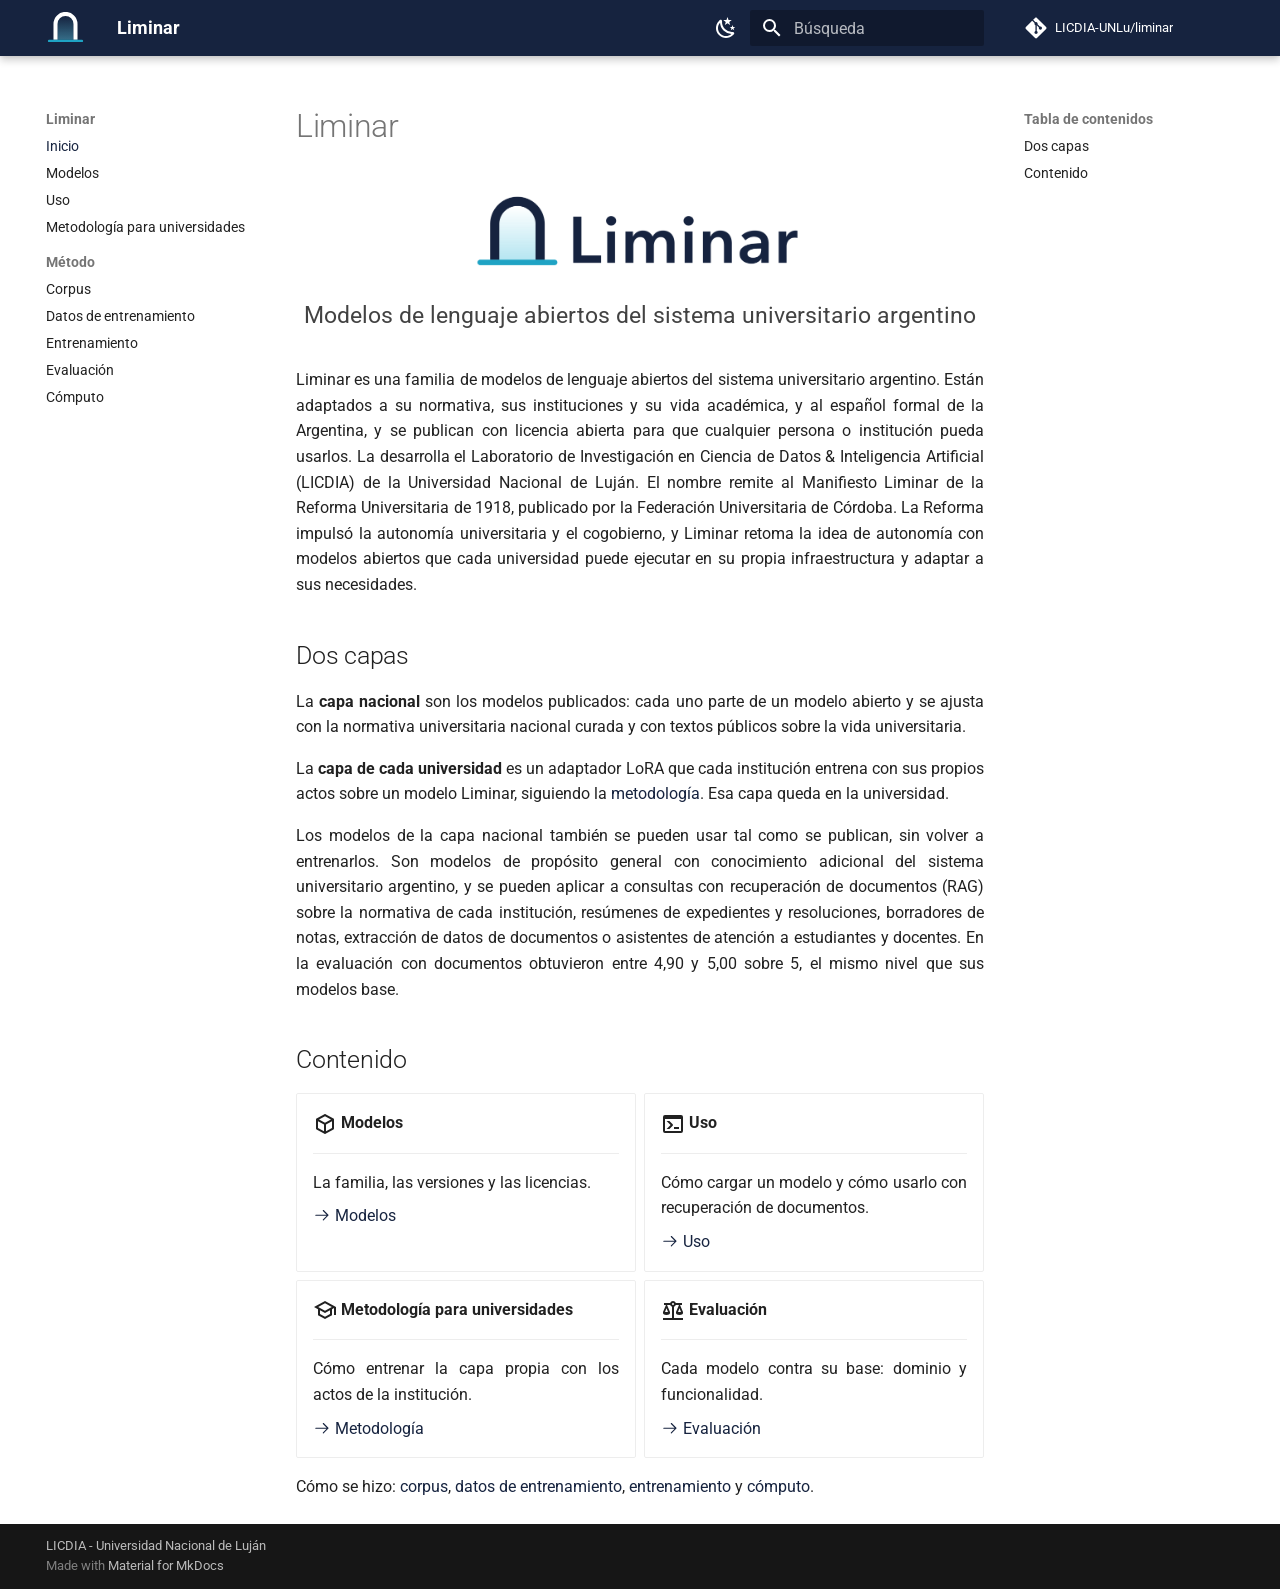
<file: index.html>
<!doctype html>
<html lang="es" class="no-js">
  <head>
    
      <meta charset="utf-8">
      <meta name="viewport" content="width=device-width,initial-scale=1">
      
        <meta name="description" content="Modelos de lenguaje abiertos del sistema universitario argentino">
      
      
      
        <link rel="canonical" href="https://licdia-unlu.github.io/liminar/">
      
      
      
        <link rel="next" href="modelos/">
      
      
        
      
      
      <link rel="icon" href="assets/liminar-icono-64.png">
      <meta name="generator" content="mkdocs-1.6.1, mkdocs-material-9.8.1">
    
    
      
        <title>Liminar</title>
      
    
    
      <link rel="stylesheet" href="assets/stylesheets/main.57a0d79d.min.css">
      
        
        <link rel="stylesheet" href="assets/stylesheets/palette.fb2fffe2.min.css">
      
      


    
    
      
    
    
      
        
        
        <link rel="preconnect" href="https://fonts.gstatic.com" crossorigin>
        <link rel="stylesheet" href="https://fonts.googleapis.com/css?family=Roboto:300,300i,400,400i,700,700i%7CRoboto+Mono:400,400i,700,700i&display=fallback">
        <style>:root{--md-text-font:"Roboto";--md-code-font:"Roboto Mono"}</style>
      
    
    
      <link rel="stylesheet" href="stylesheets/extra.css">
    
    <script>__md_scope=new URL(".",location),__md_hash=e=>[...e].reduce(((e,_)=>(e<<5)-e+_.charCodeAt(0)),0),__md_get=(e,_=localStorage,t=__md_scope)=>JSON.parse(_.getItem(t.pathname+"."+e)),__md_set=(e,_,t=localStorage,a=__md_scope)=>{try{t.setItem(a.pathname+"."+e,JSON.stringify(_))}catch(e){}}</script>
    
      

    
    
  </head>
  
  
    
    
      
    
    
    
    
    <body dir="ltr" data-md-color-scheme="default" data-md-color-primary="custom" data-md-color-accent="custom">
  
    
    <input class="md-toggle" data-md-toggle="drawer" type="checkbox" id="__drawer" autocomplete="off">
    <input class="md-toggle" data-md-toggle="search" type="checkbox" id="__search" autocomplete="off">
    <label class="md-overlay" for="__drawer"></label>
    <div data-md-component="skip">
      
        
        <a href="#liminar" class="md-skip">
          Saltar a contenido
        </a>
      
    </div>
    <div data-md-component="announce">
      
    </div>
    
    
      

  

<header class="md-header md-header--shadow" data-md-component="header">
  <nav class="md-header__inner md-grid" aria-label="Cabecera">
    <a href="." title="Liminar" class="md-header__button md-logo" aria-label="Liminar" data-md-component="logo">
      
  <img src="assets/liminar-marca-oscuro.svg" alt="logo">

    </a>
    <label class="md-header__button md-icon" for="__drawer">
      
      <svg xmlns="http://www.w3.org/2000/svg" viewBox="0 0 24 24"><path d="M3 6h18v2H3zm0 5h18v2H3zm0 5h18v2H3z"/></svg>
    </label>
    <div class="md-header__title" data-md-component="header-title">
      <div class="md-header__ellipsis">
        <div class="md-header__topic">
          <span class="md-ellipsis">
            Liminar
          </span>
        </div>
        <div class="md-header__topic" data-md-component="header-topic">
          <span class="md-ellipsis">
            
              Inicio
            
          </span>
        </div>
      </div>
    </div>
    
      
        <form class="md-header__option" data-md-component="palette">
  
    
    
    
    <input class="md-option" data-md-color-media="(prefers-color-scheme: light)" data-md-color-scheme="default" data-md-color-primary="custom" data-md-color-accent="custom"  aria-label="Modo oscuro"  type="radio" name="__palette" id="__palette_0">
    
      <label class="md-header__button md-icon" title="Modo oscuro" for="__palette_1" hidden>
        <svg xmlns="http://www.w3.org/2000/svg" viewBox="0 0 24 24"><path d="m17.75 4.09-2.53 1.94.91 3.06-2.63-1.81-2.63 1.81.91-3.06-2.53-1.94L12.44 4l1.06-3 1.06 3zm3.5 6.91-1.64 1.25.59 1.98-1.7-1.17-1.7 1.17.59-1.98L15.75 11l2.06-.05L18.5 9l.69 1.95zm-2.28 4.95c.83-.08 1.72 1.1 1.19 1.85-.32.45-.66.87-1.08 1.27C15.17 23 8.84 23 4.94 19.07c-3.91-3.9-3.91-10.24 0-14.14.4-.4.82-.76 1.27-1.08.75-.53 1.93.36 1.85 1.19-.27 2.86.69 5.83 2.89 8.02a9.96 9.96 0 0 0 8.02 2.89m-1.64 2.02a12.08 12.08 0 0 1-7.8-3.47c-2.17-2.19-3.33-5-3.49-7.82-2.81 3.14-2.7 7.96.31 10.98 3.02 3.01 7.84 3.12 10.98.31"/></svg>
      </label>
    
  
    
    
    
    <input class="md-option" data-md-color-media="(prefers-color-scheme: dark)" data-md-color-scheme="slate" data-md-color-primary="custom" data-md-color-accent="custom"  aria-label="Modo claro"  type="radio" name="__palette" id="__palette_1">
    
      <label class="md-header__button md-icon" title="Modo claro" for="__palette_0" hidden>
        <svg xmlns="http://www.w3.org/2000/svg" viewBox="0 0 24 24"><path d="M12 7a5 5 0 0 1 5 5 5 5 0 0 1-5 5 5 5 0 0 1-5-5 5 5 0 0 1 5-5m0 2a3 3 0 0 0-3 3 3 3 0 0 0 3 3 3 3 0 0 0 3-3 3 3 0 0 0-3-3m0-7 2.39 3.42C13.65 5.15 12.84 5 12 5s-1.65.15-2.39.42zM3.34 7l4.16-.35A7.2 7.2 0 0 0 5.94 8.5c-.44.74-.69 1.5-.83 2.29zm.02 10 1.76-3.77a7.131 7.131 0 0 0 2.38 4.14zM20.65 7l-1.77 3.79a7.02 7.02 0 0 0-2.38-4.15zm-.01 10-4.14.36c.59-.51 1.12-1.14 1.54-1.86.42-.73.69-1.5.83-2.29zM12 22l-2.41-3.44c.74.27 1.55.44 2.41.44.82 0 1.63-.17 2.37-.44z"/></svg>
      </label>
    
  
</form>
      
    
    
      <script>var palette=__md_get("__palette");if(palette&&palette.color){if("(prefers-color-scheme)"===palette.color.media){var media=matchMedia("(prefers-color-scheme: light)"),input=document.querySelector(media.matches?"[data-md-color-media='(prefers-color-scheme: light)']":"[data-md-color-media='(prefers-color-scheme: dark)']");palette.color.media=input.getAttribute("data-md-color-media"),palette.color.scheme=input.getAttribute("data-md-color-scheme"),palette.color.primary=input.getAttribute("data-md-color-primary"),palette.color.accent=input.getAttribute("data-md-color-accent")}for(var[key,value]of Object.entries(palette.color))document.body.setAttribute("data-md-color-"+key,value)}</script>
    
    
    
      
      
        <label class="md-header__button md-icon" for="__search">
          
          <svg xmlns="http://www.w3.org/2000/svg" viewBox="0 0 24 24"><path d="M9.5 3A6.5 6.5 0 0 1 16 9.5c0 1.61-.59 3.09-1.56 4.23l.27.27h.79l5 5-1.5 1.5-5-5v-.79l-.27-.27A6.52 6.52 0 0 1 9.5 16 6.5 6.5 0 0 1 3 9.5 6.5 6.5 0 0 1 9.5 3m0 2C7 5 5 7 5 9.5S7 14 9.5 14 14 12 14 9.5 12 5 9.5 5"/></svg>
        </label>
        <div class="md-search" data-md-component="search" role="dialog">
  <label class="md-search__overlay" for="__search"></label>
  <div class="md-search__inner" role="search">
    <form class="md-search__form" name="search">
      <input type="text" class="md-search__input" name="query" aria-label="Búsqueda" placeholder="Búsqueda" autocapitalize="off" autocorrect="off" autocomplete="off" spellcheck="false" data-md-component="search-query" required>
      <label class="md-search__icon md-icon" for="__search">
        
        <svg xmlns="http://www.w3.org/2000/svg" viewBox="0 0 24 24"><path d="M9.5 3A6.5 6.5 0 0 1 16 9.5c0 1.61-.59 3.09-1.56 4.23l.27.27h.79l5 5-1.5 1.5-5-5v-.79l-.27-.27A6.52 6.52 0 0 1 9.5 16 6.5 6.5 0 0 1 3 9.5 6.5 6.5 0 0 1 9.5 3m0 2C7 5 5 7 5 9.5S7 14 9.5 14 14 12 14 9.5 12 5 9.5 5"/></svg>
        
        <svg xmlns="http://www.w3.org/2000/svg" viewBox="0 0 24 24"><path d="M20 11v2H8l5.5 5.5-1.42 1.42L4.16 12l7.92-7.92L13.5 5.5 8 11z"/></svg>
      </label>
      <nav class="md-search__options" aria-label="Buscar">
        
        <button type="reset" class="md-search__icon md-icon" title="Limpiar" aria-label="Limpiar" tabindex="-1">
          
          <svg xmlns="http://www.w3.org/2000/svg" viewBox="0 0 24 24"><path d="M19 6.41 17.59 5 12 10.59 6.41 5 5 6.41 10.59 12 5 17.59 6.41 19 12 13.41 17.59 19 19 17.59 13.41 12z"/></svg>
        </button>
      </nav>
      
    </form>
    <div class="md-search__output">
      <div class="md-search__scrollwrap" tabindex="0" data-md-scrollfix>
        <div class="md-search-result" data-md-component="search-result">
          <div class="md-search-result__meta">
            Inicializando búsqueda
          </div>
          <ol class="md-search-result__list" role="presentation"></ol>
        </div>
      </div>
    </div>
  </div>
</div>
      
    
    
      <div class="md-header__source">
        <a href="https://github.com/LICDIA-UNLu/liminar" title="Ir al repositorio" class="md-source" data-md-component="source">
  <div class="md-source__icon md-icon">
    
    <svg xmlns="http://www.w3.org/2000/svg" viewBox="0 0 448 512"><!--! Font Awesome Free 7.1.0 by @fontawesome - https://fontawesome.com License - https://fontawesome.com/license/free (Icons: CC BY 4.0, Fonts: SIL OFL 1.1, Code: MIT License) Copyright 2025 Fonticons, Inc.--><path d="M439.6 236.1 244 40.5c-5.4-5.5-12.8-8.5-20.4-8.5s-15 3-20.4 8.4L162.5 81l51.5 51.5c27.1-9.1 52.7 16.8 43.4 43.7l49.7 49.7c34.2-11.8 61.2 31 35.5 56.7-26.5 26.5-70.2-2.9-56-37.3L240.3 199v121.9c25.3 12.5 22.3 41.8 9.1 55-6.4 6.4-15.2 10.1-24.3 10.1s-17.8-3.6-24.3-10.1c-17.6-17.6-11.1-46.9 11.2-56v-123c-20.8-8.5-24.6-30.7-18.6-45L142.6 101 8.5 235.1C3 240.6 0 247.9 0 255.5s3 15 8.5 20.4l195.6 195.7c5.4 5.4 12.7 8.4 20.4 8.4s15-3 20.4-8.4l194.7-194.7c5.4-5.4 8.4-12.8 8.4-20.4s-3-15-8.4-20.4"/></svg>
  </div>
  <div class="md-source__repository">
    LICDIA-UNLu/liminar
  </div>
</a>
      </div>
    
  </nav>
  
</header>
    
    <div class="md-container" data-md-component="container">
      
      
        
          
        
      
      <main class="md-main" data-md-component="main">
        <div class="md-main__inner md-grid">
          
            
              
              <div class="md-sidebar md-sidebar--primary" data-md-component="sidebar" data-md-type="navigation" >
                <div class="md-sidebar__scrollwrap">
                  <div class="md-sidebar__inner">
                    



<nav class="md-nav md-nav--primary" aria-label="Navegación" data-md-level="0">
  <label class="md-nav__title" for="__drawer">
    <a href="." title="Liminar" class="md-nav__button md-logo" aria-label="Liminar" data-md-component="logo">
      
  <img src="assets/liminar-marca-oscuro.svg" alt="logo">

    </a>
    Liminar
  </label>
  
    <div class="md-nav__source">
      <a href="https://github.com/LICDIA-UNLu/liminar" title="Ir al repositorio" class="md-source" data-md-component="source">
  <div class="md-source__icon md-icon">
    
    <svg xmlns="http://www.w3.org/2000/svg" viewBox="0 0 448 512"><!--! Font Awesome Free 7.1.0 by @fontawesome - https://fontawesome.com License - https://fontawesome.com/license/free (Icons: CC BY 4.0, Fonts: SIL OFL 1.1, Code: MIT License) Copyright 2025 Fonticons, Inc.--><path d="M439.6 236.1 244 40.5c-5.4-5.5-12.8-8.5-20.4-8.5s-15 3-20.4 8.4L162.5 81l51.5 51.5c27.1-9.1 52.7 16.8 43.4 43.7l49.7 49.7c34.2-11.8 61.2 31 35.5 56.7-26.5 26.5-70.2-2.9-56-37.3L240.3 199v121.9c25.3 12.5 22.3 41.8 9.1 55-6.4 6.4-15.2 10.1-24.3 10.1s-17.8-3.6-24.3-10.1c-17.6-17.6-11.1-46.9 11.2-56v-123c-20.8-8.5-24.6-30.7-18.6-45L142.6 101 8.5 235.1C3 240.6 0 247.9 0 255.5s3 15 8.5 20.4l195.6 195.7c5.4 5.4 12.7 8.4 20.4 8.4s15-3 20.4-8.4l194.7-194.7c5.4-5.4 8.4-12.8 8.4-20.4s-3-15-8.4-20.4"/></svg>
  </div>
  <div class="md-source__repository">
    LICDIA-UNLu/liminar
  </div>
</a>
    </div>
  
  <ul class="md-nav__list" data-md-scrollfix>
    
      
      
  
  
    
  
  
  
    <li class="md-nav__item md-nav__item--active">
      
      <input class="md-nav__toggle md-toggle" type="checkbox" id="__toc">
      
      
        
      
      
        <label class="md-nav__link md-nav__link--active" for="__toc">
          
  
  
  <span class="md-ellipsis">
    
  
    Inicio
  

    
  </span>
  
  

          <span class="md-nav__icon md-icon"></span>
        </label>
      
      <a href="." class="md-nav__link md-nav__link--active">
        
  
  
  <span class="md-ellipsis">
    
  
    Inicio
  

    
  </span>
  
  

      </a>
      
        

<nav class="md-nav md-nav--secondary" aria-label="Tabla de contenidos">
  
  
  
    
  
  
    <label class="md-nav__title" for="__toc">
      <span class="md-nav__icon md-icon"></span>
      Tabla de contenidos
    </label>
    <ul class="md-nav__list" data-md-component="toc" data-md-scrollfix>
      
        <li class="md-nav__item">
  <a href="#dos-capas" class="md-nav__link">
    <span class="md-ellipsis">
      
        Dos capas
      
    </span>
  </a>
  
</li>
      
        <li class="md-nav__item">
  <a href="#contenido" class="md-nav__link">
    <span class="md-ellipsis">
      
        Contenido
      
    </span>
  </a>
  
</li>
      
    </ul>
  
</nav>
      
    </li>
  

    
      
      
  
  
  
  
    <li class="md-nav__item">
      <a href="modelos/" class="md-nav__link">
        
  
  
  <span class="md-ellipsis">
    
  
    Modelos
  

    
  </span>
  
  

      </a>
    </li>
  

    
      
      
  
  
  
  
    <li class="md-nav__item">
      <a href="uso/" class="md-nav__link">
        
  
  
  <span class="md-ellipsis">
    
  
    Uso
  

    
  </span>
  
  

      </a>
    </li>
  

    
      
      
  
  
  
  
    <li class="md-nav__item">
      <a href="metodologia/" class="md-nav__link">
        
  
  
  <span class="md-ellipsis">
    
  
    Metodología para universidades
  

    
  </span>
  
  

      </a>
    </li>
  

    
      
      
  
  
  
  
    
    
    
    
      
        
        
      
    
    
    <li class="md-nav__item md-nav__item--section md-nav__item--nested">
      
        
        
        <input class="md-nav__toggle md-toggle " type="checkbox" id="__nav_5" >
        
          
          <label class="md-nav__link" for="__nav_5" id="__nav_5_label" tabindex="">
            
  
  
  <span class="md-ellipsis">
    
  
    Método
  

    
  </span>
  
  

            <span class="md-nav__icon md-icon"></span>
          </label>
        
        <nav class="md-nav" data-md-level="1" aria-labelledby="__nav_5_label" aria-expanded="false">
          <label class="md-nav__title" for="__nav_5">
            <span class="md-nav__icon md-icon"></span>
            
  
    Método
  

          </label>
          <ul class="md-nav__list" data-md-scrollfix>
            
              
                
  
  
  
  
    <li class="md-nav__item">
      <a href="corpus/" class="md-nav__link">
        
  
  
  <span class="md-ellipsis">
    
  
    Corpus
  

    
  </span>
  
  

      </a>
    </li>
  

              
            
              
                
  
  
  
  
    <li class="md-nav__item">
      <a href="datos/" class="md-nav__link">
        
  
  
  <span class="md-ellipsis">
    
  
    Datos de entrenamiento
  

    
  </span>
  
  

      </a>
    </li>
  

              
            
              
                
  
  
  
  
    <li class="md-nav__item">
      <a href="entrenamiento/" class="md-nav__link">
        
  
  
  <span class="md-ellipsis">
    
  
    Entrenamiento
  

    
  </span>
  
  

      </a>
    </li>
  

              
            
              
                
  
  
  
  
    <li class="md-nav__item">
      <a href="evaluacion/" class="md-nav__link">
        
  
  
  <span class="md-ellipsis">
    
  
    Evaluación
  

    
  </span>
  
  

      </a>
    </li>
  

              
            
              
                
  
  
  
  
    <li class="md-nav__item">
      <a href="computo/" class="md-nav__link">
        
  
  
  <span class="md-ellipsis">
    
  
    Cómputo
  

    
  </span>
  
  

      </a>
    </li>
  

              
            
          </ul>
        </nav>
      
    </li>
  

    
  </ul>
</nav>
                  </div>
                </div>
              </div>
            
            
              
              <div class="md-sidebar md-sidebar--secondary" data-md-component="sidebar" data-md-type="toc" >
                <div class="md-sidebar__scrollwrap">
                  <div class="md-sidebar__inner">
                    

<nav class="md-nav md-nav--secondary" aria-label="Tabla de contenidos">
  
  
  
    
  
  
    <label class="md-nav__title" for="__toc">
      <span class="md-nav__icon md-icon"></span>
      Tabla de contenidos
    </label>
    <ul class="md-nav__list" data-md-component="toc" data-md-scrollfix>
      
        <li class="md-nav__item">
  <a href="#dos-capas" class="md-nav__link">
    <span class="md-ellipsis">
      
        Dos capas
      
    </span>
  </a>
  
</li>
      
        <li class="md-nav__item">
  <a href="#contenido" class="md-nav__link">
    <span class="md-ellipsis">
      
        Contenido
      
    </span>
  </a>
  
</li>
      
    </ul>
  
</nav>
                  </div>
                </div>
              </div>
            
          
          
            <div class="md-content" data-md-component="content">
              
              <article class="md-content__inner md-typeset">
                
                  


  
  


<h1 id="liminar">Liminar<a class="headerlink" href="#liminar" title="Permanent link">&para;</a></h1>
<div class="liminar-portada">
<p><img alt="Liminar" src="assets/liminar-logotipo-claro.png#only-light" />
<img alt="Liminar" src="assets/liminar-logotipo-oscuro.png#only-dark" /></p>
<div class="lema">Modelos de lenguaje abiertos del sistema universitario argentino</div>
</div>
<p>Liminar es una familia de modelos de lenguaje abiertos del sistema universitario argentino. Están adaptados a su
normativa, sus instituciones y su vida académica, y al español formal de la Argentina, y se publican con licencia
abierta para que cualquier persona o institución pueda usarlos. La desarrolla el Laboratorio de Investigación en Ciencia
de Datos &amp; Inteligencia Artificial (LICDIA) de la Universidad Nacional de Luján. El nombre remite al Manifiesto Liminar
de la Reforma Universitaria de 1918, publicado por la Federación Universitaria de Córdoba. La Reforma impulsó la
autonomía universitaria y el cogobierno, y Liminar retoma la idea de autonomía con modelos abiertos que cada universidad
puede ejecutar en su propia infraestructura y adaptar a sus necesidades.</p>
<h2 id="dos-capas">Dos capas<a class="headerlink" href="#dos-capas" title="Permanent link">&para;</a></h2>
<p>La <strong>capa nacional</strong> son los modelos publicados: cada uno parte de un modelo abierto y se ajusta con la normativa
universitaria nacional curada y con textos públicos sobre la vida universitaria.</p>
<p>La <strong>capa de cada universidad</strong> es un adaptador LoRA que cada institución entrena con sus propios actos sobre un modelo
Liminar, siguiendo la <a href="metodologia/">metodología</a>. Esa capa queda en la universidad.</p>
<p>Los modelos de la capa nacional también se pueden usar tal como se publican, sin volver a entrenarlos. Son modelos de
propósito general con conocimiento adicional del sistema universitario argentino, y se pueden aplicar a consultas con
recuperación de documentos (RAG) sobre la normativa de cada institución, resúmenes de expedientes y resoluciones,
borradores de notas, extracción de datos de documentos o asistentes de atención a estudiantes y docentes. En la
evaluación con documentos obtuvieron entre 4,90 y 5,00 sobre 5, el mismo nivel que sus modelos base.</p>
<h2 id="contenido">Contenido<a class="headerlink" href="#contenido" title="Permanent link">&para;</a></h2>
<div class="grid cards">
<ul>
<li>
<p><span class="twemoji lg middle"><svg xmlns="http://www.w3.org/2000/svg" viewBox="0 0 24 24"><path d="M21 16.5c0 .38-.21.71-.53.88l-7.9 4.44c-.16.12-.36.18-.57.18s-.41-.06-.57-.18l-7.9-4.44A.99.99 0 0 1 3 16.5v-9c0-.38.21-.71.53-.88l7.9-4.44c.16-.12.36-.18.57-.18s.41.06.57.18l7.9 4.44c.32.17.53.5.53.88zM12 4.15 6.04 7.5 12 10.85l5.96-3.35zM5 15.91l6 3.38v-6.71L5 9.21zm14 0v-6.7l-6 3.37v6.71z"/></svg></span> <strong>Modelos</strong></p>
<hr />
<p>La familia, las versiones y las licencias.</p>
<p><a href="modelos/"><span class="twemoji"><svg xmlns="http://www.w3.org/2000/svg" viewBox="0 0 24 24"><path d="M13.22 19.03a.75.75 0 0 1 0-1.06L18.19 13H3.75a.75.75 0 0 1 0-1.5h14.44l-4.97-4.97a.749.749 0 0 1 .326-1.275.75.75 0 0 1 .734.215l6.25 6.25a.75.75 0 0 1 0 1.06l-6.25 6.25a.75.75 0 0 1-1.06 0"/></svg></span> Modelos</a></p>
</li>
<li>
<p><span class="twemoji lg middle"><svg xmlns="http://www.w3.org/2000/svg" viewBox="0 0 24 24"><path d="M20 19V7H4v12zm0-16a2 2 0 0 1 2 2v14a2 2 0 0 1-2 2H4a2 2 0 0 1-2-2V5a2 2 0 0 1 2-2zm-7 14v-2h5v2zm-3.42-4L5.57 9H8.4l3.3 3.3c.39.39.39 1.03 0 1.42L8.42 17H5.59z"/></svg></span> <strong>Uso</strong></p>
<hr />
<p>Cómo cargar un modelo y cómo usarlo con recuperación de documentos.</p>
<p><a href="uso/"><span class="twemoji"><svg xmlns="http://www.w3.org/2000/svg" viewBox="0 0 24 24"><path d="M13.22 19.03a.75.75 0 0 1 0-1.06L18.19 13H3.75a.75.75 0 0 1 0-1.5h14.44l-4.97-4.97a.749.749 0 0 1 .326-1.275.75.75 0 0 1 .734.215l6.25 6.25a.75.75 0 0 1 0 1.06l-6.25 6.25a.75.75 0 0 1-1.06 0"/></svg></span> Uso</a></p>
</li>
<li>
<p><span class="twemoji lg middle"><svg xmlns="http://www.w3.org/2000/svg" viewBox="0 0 24 24"><path d="M12 3 1 9l4 2.18v6L12 21l7-3.82v-6l2-1.09V17h2V9zm6.82 6L12 12.72 5.18 9 12 5.28zM17 16l-5 2.72L7 16v-3.73L12 15l5-2.73z"/></svg></span> <strong>Metodología para universidades</strong></p>
<hr />
<p>Cómo entrenar la capa propia con los actos de la institución.</p>
<p><a href="metodologia/"><span class="twemoji"><svg xmlns="http://www.w3.org/2000/svg" viewBox="0 0 24 24"><path d="M13.22 19.03a.75.75 0 0 1 0-1.06L18.19 13H3.75a.75.75 0 0 1 0-1.5h14.44l-4.97-4.97a.749.749 0 0 1 .326-1.275.75.75 0 0 1 .734.215l6.25 6.25a.75.75 0 0 1 0 1.06l-6.25 6.25a.75.75 0 0 1-1.06 0"/></svg></span> Metodología</a></p>
</li>
<li>
<p><span class="twemoji lg middle"><svg xmlns="http://www.w3.org/2000/svg" viewBox="0 0 24 24"><path d="M12 3c-1.27 0-2.4.8-2.82 2H3v2h1.95L2 14c-.47 2 1 3 3.5 3s4.06-1 3.5-3L6.05 7h3.12c.33.85.98 1.5 1.83 1.83V20H2v2h20v-2h-9V8.82c.85-.32 1.5-.97 1.82-1.82h3.13L15 14c-.47 2 1 3 3.5 3s4.06-1 3.5-3l-2.95-7H21V5h-6.17C14.4 3.8 13.27 3 12 3m0 2a1 1 0 0 1 1 1 1 1 0 0 1-1 1 1 1 0 0 1-1-1 1 1 0 0 1 1-1m-6.5 5.25L7 14H4zm13 0L20 14h-3z"/></svg></span> <strong>Evaluación</strong></p>
<hr />
<p>Cada modelo contra su base: dominio y funcionalidad.</p>
<p><a href="evaluacion/"><span class="twemoji"><svg xmlns="http://www.w3.org/2000/svg" viewBox="0 0 24 24"><path d="M13.22 19.03a.75.75 0 0 1 0-1.06L18.19 13H3.75a.75.75 0 0 1 0-1.5h14.44l-4.97-4.97a.749.749 0 0 1 .326-1.275.75.75 0 0 1 .734.215l6.25 6.25a.75.75 0 0 1 0 1.06l-6.25 6.25a.75.75 0 0 1-1.06 0"/></svg></span> Evaluación</a></p>
</li>
</ul>
</div>
<p>Cómo se hizo: <a href="corpus/">corpus</a>, <a href="datos/">datos de entrenamiento</a>, <a href="entrenamiento/">entrenamiento</a> y
<a href="computo/">cómputo</a>.</p>












                
              </article>
            </div>
          
          
<script>var target=document.getElementById(location.hash.slice(1));target&&target.name&&(target.checked=target.name.startsWith("__tabbed_"))</script>
        </div>
        
          <button type="button" class="md-top md-icon" data-md-component="top" hidden>
  
  <svg xmlns="http://www.w3.org/2000/svg" viewBox="0 0 24 24"><path d="M13 20h-2V8l-5.5 5.5-1.42-1.42L12 4.16l7.92 7.92-1.42 1.42L13 8z"/></svg>
  Volver al principio
</button>
        
      </main>
      
        <footer class="md-footer">
  
  <div class="md-footer-meta md-typeset">
    <div class="md-footer-meta__inner md-grid">
      <div class="md-copyright">
  
    <div class="md-copyright__highlight">
      LICDIA - Universidad Nacional de Luján
    </div>
  
  
    Made with
    <a href="https://squidfunk.github.io/mkdocs-material/" target="_blank" rel="noopener">
      Material for MkDocs
    </a>
  
</div>
      
    </div>
  </div>
</footer>
      
    </div>
    <div class="md-dialog" data-md-component="dialog">
      <div class="md-dialog__inner md-typeset"></div>
    </div>
    
    
    
      
      
      <script id="__config" type="application/json">{"annotate": null, "base": ".", "features": ["navigation.sections", "navigation.top", "content.code.copy"], "search": "assets/javascripts/workers/search.a7633da7.min.js", "tags": null, "translations": {"clipboard.copied": "Copiado al portapapeles", "clipboard.copy": "Copiar al portapapeles", "search.result.more.one": "1 m\u00e1s en esta p\u00e1gina", "search.result.more.other": "# m\u00e1s en esta p\u00e1gina", "search.result.none": "No se encontraron documentos", "search.result.one": "1 documento encontrado", "search.result.other": "# documentos encontrados", "search.result.placeholder": "Teclee para comenzar b\u00fasqueda", "search.result.term.missing": "Falta", "select.version": "Seleccionar versi\u00f3n"}, "version": null}</script>
    
    
      <script src="assets/javascripts/bundle.a5f9d56c.min.js"></script>
      
    
  </body>
</html>
</file>
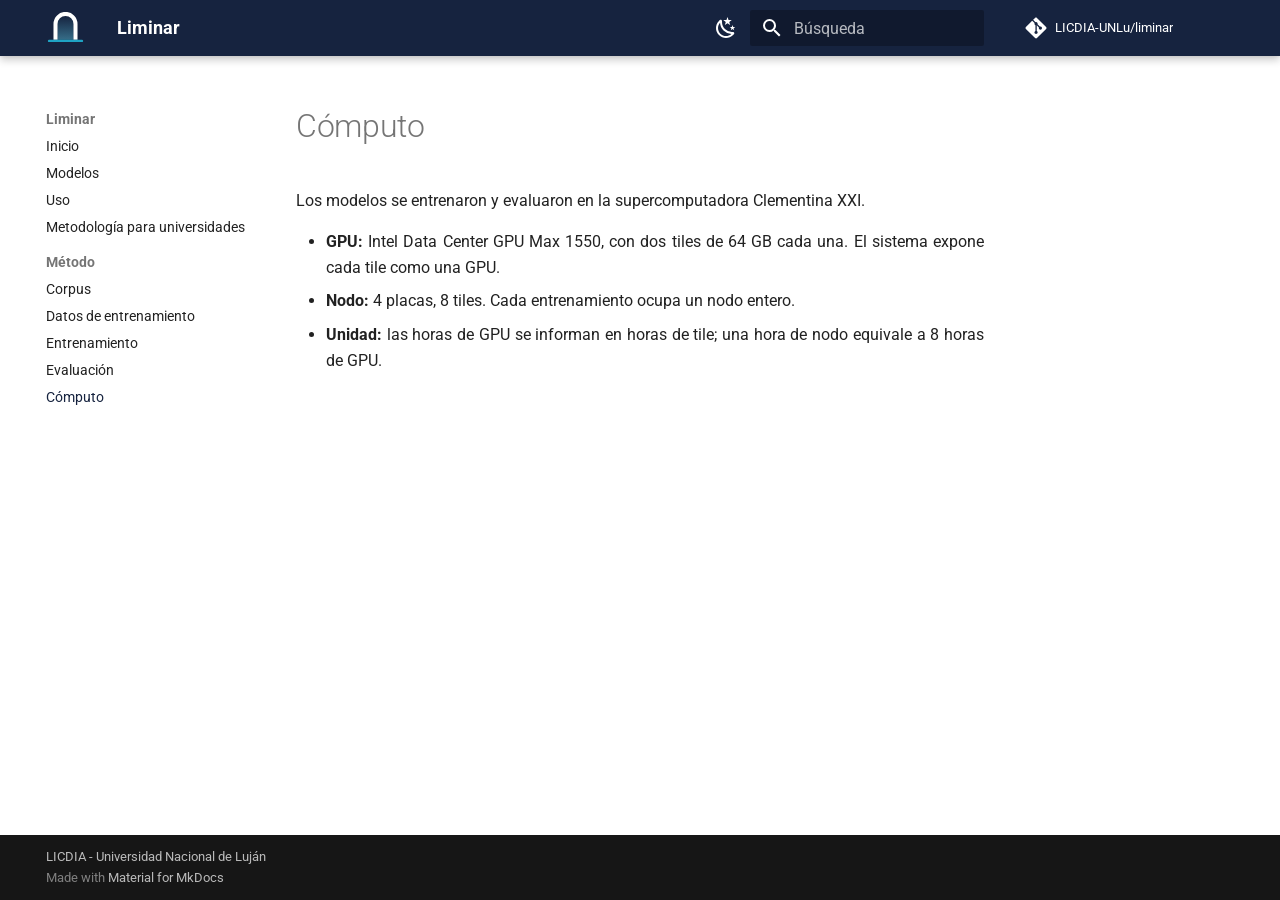
<file: computo/index.html>
<!doctype html>
<html lang="es" class="no-js">
  <head>
    
      <meta charset="utf-8">
      <meta name="viewport" content="width=device-width,initial-scale=1">
      
        <meta name="description" content="Modelos de lenguaje abiertos del sistema universitario argentino">
      
      
      
        <link rel="canonical" href="https://licdia-unlu.github.io/liminar/computo/">
      
      
        <link rel="prev" href="../evaluacion/">
      
      
      
        
      
      
      <link rel="icon" href="../assets/liminar-icono-64.png">
      <meta name="generator" content="mkdocs-1.6.1, mkdocs-material-9.8.1">
    
    
      
        <title>Cómputo - Liminar</title>
      
    
    
      <link rel="stylesheet" href="../assets/stylesheets/main.57a0d79d.min.css">
      
        
        <link rel="stylesheet" href="../assets/stylesheets/palette.fb2fffe2.min.css">
      
      


    
    
      
    
    
      
        
        
        <link rel="preconnect" href="https://fonts.gstatic.com" crossorigin>
        <link rel="stylesheet" href="https://fonts.googleapis.com/css?family=Roboto:300,300i,400,400i,700,700i%7CRoboto+Mono:400,400i,700,700i&display=fallback">
        <style>:root{--md-text-font:"Roboto";--md-code-font:"Roboto Mono"}</style>
      
    
    
      <link rel="stylesheet" href="../stylesheets/extra.css">
    
    <script>__md_scope=new URL("..",location),__md_hash=e=>[...e].reduce(((e,_)=>(e<<5)-e+_.charCodeAt(0)),0),__md_get=(e,_=localStorage,t=__md_scope)=>JSON.parse(_.getItem(t.pathname+"."+e)),__md_set=(e,_,t=localStorage,a=__md_scope)=>{try{t.setItem(a.pathname+"."+e,JSON.stringify(_))}catch(e){}}</script>
    
      

    
    
  </head>
  
  
    
    
      
    
    
    
    
    <body dir="ltr" data-md-color-scheme="default" data-md-color-primary="custom" data-md-color-accent="custom">
  
    
    <input class="md-toggle" data-md-toggle="drawer" type="checkbox" id="__drawer" autocomplete="off">
    <input class="md-toggle" data-md-toggle="search" type="checkbox" id="__search" autocomplete="off">
    <label class="md-overlay" for="__drawer"></label>
    <div data-md-component="skip">
      
        
        <a href="#computo" class="md-skip">
          Saltar a contenido
        </a>
      
    </div>
    <div data-md-component="announce">
      
    </div>
    
    
      

  

<header class="md-header md-header--shadow" data-md-component="header">
  <nav class="md-header__inner md-grid" aria-label="Cabecera">
    <a href=".." title="Liminar" class="md-header__button md-logo" aria-label="Liminar" data-md-component="logo">
      
  <img src="../assets/liminar-marca-oscuro.svg" alt="logo">

    </a>
    <label class="md-header__button md-icon" for="__drawer">
      
      <svg xmlns="http://www.w3.org/2000/svg" viewBox="0 0 24 24"><path d="M3 6h18v2H3zm0 5h18v2H3zm0 5h18v2H3z"/></svg>
    </label>
    <div class="md-header__title" data-md-component="header-title">
      <div class="md-header__ellipsis">
        <div class="md-header__topic">
          <span class="md-ellipsis">
            Liminar
          </span>
        </div>
        <div class="md-header__topic" data-md-component="header-topic">
          <span class="md-ellipsis">
            
              Cómputo
            
          </span>
        </div>
      </div>
    </div>
    
      
        <form class="md-header__option" data-md-component="palette">
  
    
    
    
    <input class="md-option" data-md-color-media="(prefers-color-scheme: light)" data-md-color-scheme="default" data-md-color-primary="custom" data-md-color-accent="custom"  aria-label="Modo oscuro"  type="radio" name="__palette" id="__palette_0">
    
      <label class="md-header__button md-icon" title="Modo oscuro" for="__palette_1" hidden>
        <svg xmlns="http://www.w3.org/2000/svg" viewBox="0 0 24 24"><path d="m17.75 4.09-2.53 1.94.91 3.06-2.63-1.81-2.63 1.81.91-3.06-2.53-1.94L12.44 4l1.06-3 1.06 3zm3.5 6.91-1.64 1.25.59 1.98-1.7-1.17-1.7 1.17.59-1.98L15.75 11l2.06-.05L18.5 9l.69 1.95zm-2.28 4.95c.83-.08 1.72 1.1 1.19 1.85-.32.45-.66.87-1.08 1.27C15.17 23 8.84 23 4.94 19.07c-3.91-3.9-3.91-10.24 0-14.14.4-.4.82-.76 1.27-1.08.75-.53 1.93.36 1.85 1.19-.27 2.86.69 5.83 2.89 8.02a9.96 9.96 0 0 0 8.02 2.89m-1.64 2.02a12.08 12.08 0 0 1-7.8-3.47c-2.17-2.19-3.33-5-3.49-7.82-2.81 3.14-2.7 7.96.31 10.98 3.02 3.01 7.84 3.12 10.98.31"/></svg>
      </label>
    
  
    
    
    
    <input class="md-option" data-md-color-media="(prefers-color-scheme: dark)" data-md-color-scheme="slate" data-md-color-primary="custom" data-md-color-accent="custom"  aria-label="Modo claro"  type="radio" name="__palette" id="__palette_1">
    
      <label class="md-header__button md-icon" title="Modo claro" for="__palette_0" hidden>
        <svg xmlns="http://www.w3.org/2000/svg" viewBox="0 0 24 24"><path d="M12 7a5 5 0 0 1 5 5 5 5 0 0 1-5 5 5 5 0 0 1-5-5 5 5 0 0 1 5-5m0 2a3 3 0 0 0-3 3 3 3 0 0 0 3 3 3 3 0 0 0 3-3 3 3 0 0 0-3-3m0-7 2.39 3.42C13.65 5.15 12.84 5 12 5s-1.65.15-2.39.42zM3.34 7l4.16-.35A7.2 7.2 0 0 0 5.94 8.5c-.44.74-.69 1.5-.83 2.29zm.02 10 1.76-3.77a7.131 7.131 0 0 0 2.38 4.14zM20.65 7l-1.77 3.79a7.02 7.02 0 0 0-2.38-4.15zm-.01 10-4.14.36c.59-.51 1.12-1.14 1.54-1.86.42-.73.69-1.5.83-2.29zM12 22l-2.41-3.44c.74.27 1.55.44 2.41.44.82 0 1.63-.17 2.37-.44z"/></svg>
      </label>
    
  
</form>
      
    
    
      <script>var palette=__md_get("__palette");if(palette&&palette.color){if("(prefers-color-scheme)"===palette.color.media){var media=matchMedia("(prefers-color-scheme: light)"),input=document.querySelector(media.matches?"[data-md-color-media='(prefers-color-scheme: light)']":"[data-md-color-media='(prefers-color-scheme: dark)']");palette.color.media=input.getAttribute("data-md-color-media"),palette.color.scheme=input.getAttribute("data-md-color-scheme"),palette.color.primary=input.getAttribute("data-md-color-primary"),palette.color.accent=input.getAttribute("data-md-color-accent")}for(var[key,value]of Object.entries(palette.color))document.body.setAttribute("data-md-color-"+key,value)}</script>
    
    
    
      
      
        <label class="md-header__button md-icon" for="__search">
          
          <svg xmlns="http://www.w3.org/2000/svg" viewBox="0 0 24 24"><path d="M9.5 3A6.5 6.5 0 0 1 16 9.5c0 1.61-.59 3.09-1.56 4.23l.27.27h.79l5 5-1.5 1.5-5-5v-.79l-.27-.27A6.52 6.52 0 0 1 9.5 16 6.5 6.5 0 0 1 3 9.5 6.5 6.5 0 0 1 9.5 3m0 2C7 5 5 7 5 9.5S7 14 9.5 14 14 12 14 9.5 12 5 9.5 5"/></svg>
        </label>
        <div class="md-search" data-md-component="search" role="dialog">
  <label class="md-search__overlay" for="__search"></label>
  <div class="md-search__inner" role="search">
    <form class="md-search__form" name="search">
      <input type="text" class="md-search__input" name="query" aria-label="Búsqueda" placeholder="Búsqueda" autocapitalize="off" autocorrect="off" autocomplete="off" spellcheck="false" data-md-component="search-query" required>
      <label class="md-search__icon md-icon" for="__search">
        
        <svg xmlns="http://www.w3.org/2000/svg" viewBox="0 0 24 24"><path d="M9.5 3A6.5 6.5 0 0 1 16 9.5c0 1.61-.59 3.09-1.56 4.23l.27.27h.79l5 5-1.5 1.5-5-5v-.79l-.27-.27A6.52 6.52 0 0 1 9.5 16 6.5 6.5 0 0 1 3 9.5 6.5 6.5 0 0 1 9.5 3m0 2C7 5 5 7 5 9.5S7 14 9.5 14 14 12 14 9.5 12 5 9.5 5"/></svg>
        
        <svg xmlns="http://www.w3.org/2000/svg" viewBox="0 0 24 24"><path d="M20 11v2H8l5.5 5.5-1.42 1.42L4.16 12l7.92-7.92L13.5 5.5 8 11z"/></svg>
      </label>
      <nav class="md-search__options" aria-label="Buscar">
        
        <button type="reset" class="md-search__icon md-icon" title="Limpiar" aria-label="Limpiar" tabindex="-1">
          
          <svg xmlns="http://www.w3.org/2000/svg" viewBox="0 0 24 24"><path d="M19 6.41 17.59 5 12 10.59 6.41 5 5 6.41 10.59 12 5 17.59 6.41 19 12 13.41 17.59 19 19 17.59 13.41 12z"/></svg>
        </button>
      </nav>
      
    </form>
    <div class="md-search__output">
      <div class="md-search__scrollwrap" tabindex="0" data-md-scrollfix>
        <div class="md-search-result" data-md-component="search-result">
          <div class="md-search-result__meta">
            Inicializando búsqueda
          </div>
          <ol class="md-search-result__list" role="presentation"></ol>
        </div>
      </div>
    </div>
  </div>
</div>
      
    
    
      <div class="md-header__source">
        <a href="https://github.com/LICDIA-UNLu/liminar" title="Ir al repositorio" class="md-source" data-md-component="source">
  <div class="md-source__icon md-icon">
    
    <svg xmlns="http://www.w3.org/2000/svg" viewBox="0 0 448 512"><!--! Font Awesome Free 7.1.0 by @fontawesome - https://fontawesome.com License - https://fontawesome.com/license/free (Icons: CC BY 4.0, Fonts: SIL OFL 1.1, Code: MIT License) Copyright 2025 Fonticons, Inc.--><path d="M439.6 236.1 244 40.5c-5.4-5.5-12.8-8.5-20.4-8.5s-15 3-20.4 8.4L162.5 81l51.5 51.5c27.1-9.1 52.7 16.8 43.4 43.7l49.7 49.7c34.2-11.8 61.2 31 35.5 56.7-26.5 26.5-70.2-2.9-56-37.3L240.3 199v121.9c25.3 12.5 22.3 41.8 9.1 55-6.4 6.4-15.2 10.1-24.3 10.1s-17.8-3.6-24.3-10.1c-17.6-17.6-11.1-46.9 11.2-56v-123c-20.8-8.5-24.6-30.7-18.6-45L142.6 101 8.5 235.1C3 240.6 0 247.9 0 255.5s3 15 8.5 20.4l195.6 195.7c5.4 5.4 12.7 8.4 20.4 8.4s15-3 20.4-8.4l194.7-194.7c5.4-5.4 8.4-12.8 8.4-20.4s-3-15-8.4-20.4"/></svg>
  </div>
  <div class="md-source__repository">
    LICDIA-UNLu/liminar
  </div>
</a>
      </div>
    
  </nav>
  
</header>
    
    <div class="md-container" data-md-component="container">
      
      
        
          
        
      
      <main class="md-main" data-md-component="main">
        <div class="md-main__inner md-grid">
          
            
              
              <div class="md-sidebar md-sidebar--primary" data-md-component="sidebar" data-md-type="navigation" >
                <div class="md-sidebar__scrollwrap">
                  <div class="md-sidebar__inner">
                    



<nav class="md-nav md-nav--primary" aria-label="Navegación" data-md-level="0">
  <label class="md-nav__title" for="__drawer">
    <a href=".." title="Liminar" class="md-nav__button md-logo" aria-label="Liminar" data-md-component="logo">
      
  <img src="../assets/liminar-marca-oscuro.svg" alt="logo">

    </a>
    Liminar
  </label>
  
    <div class="md-nav__source">
      <a href="https://github.com/LICDIA-UNLu/liminar" title="Ir al repositorio" class="md-source" data-md-component="source">
  <div class="md-source__icon md-icon">
    
    <svg xmlns="http://www.w3.org/2000/svg" viewBox="0 0 448 512"><!--! Font Awesome Free 7.1.0 by @fontawesome - https://fontawesome.com License - https://fontawesome.com/license/free (Icons: CC BY 4.0, Fonts: SIL OFL 1.1, Code: MIT License) Copyright 2025 Fonticons, Inc.--><path d="M439.6 236.1 244 40.5c-5.4-5.5-12.8-8.5-20.4-8.5s-15 3-20.4 8.4L162.5 81l51.5 51.5c27.1-9.1 52.7 16.8 43.4 43.7l49.7 49.7c34.2-11.8 61.2 31 35.5 56.7-26.5 26.5-70.2-2.9-56-37.3L240.3 199v121.9c25.3 12.5 22.3 41.8 9.1 55-6.4 6.4-15.2 10.1-24.3 10.1s-17.8-3.6-24.3-10.1c-17.6-17.6-11.1-46.9 11.2-56v-123c-20.8-8.5-24.6-30.7-18.6-45L142.6 101 8.5 235.1C3 240.6 0 247.9 0 255.5s3 15 8.5 20.4l195.6 195.7c5.4 5.4 12.7 8.4 20.4 8.4s15-3 20.4-8.4l194.7-194.7c5.4-5.4 8.4-12.8 8.4-20.4s-3-15-8.4-20.4"/></svg>
  </div>
  <div class="md-source__repository">
    LICDIA-UNLu/liminar
  </div>
</a>
    </div>
  
  <ul class="md-nav__list" data-md-scrollfix>
    
      
      
  
  
  
  
    <li class="md-nav__item">
      <a href=".." class="md-nav__link">
        
  
  
  <span class="md-ellipsis">
    
  
    Inicio
  

    
  </span>
  
  

      </a>
    </li>
  

    
      
      
  
  
  
  
    <li class="md-nav__item">
      <a href="../modelos/" class="md-nav__link">
        
  
  
  <span class="md-ellipsis">
    
  
    Modelos
  

    
  </span>
  
  

      </a>
    </li>
  

    
      
      
  
  
  
  
    <li class="md-nav__item">
      <a href="../uso/" class="md-nav__link">
        
  
  
  <span class="md-ellipsis">
    
  
    Uso
  

    
  </span>
  
  

      </a>
    </li>
  

    
      
      
  
  
  
  
    <li class="md-nav__item">
      <a href="../metodologia/" class="md-nav__link">
        
  
  
  <span class="md-ellipsis">
    
  
    Metodología para universidades
  

    
  </span>
  
  

      </a>
    </li>
  

    
      
      
  
  
    
  
  
  
    
    
    
    
      
        
        
      
    
    
    <li class="md-nav__item md-nav__item--active md-nav__item--section md-nav__item--nested">
      
        
        
        <input class="md-nav__toggle md-toggle " type="checkbox" id="__nav_5" checked>
        
          
          <label class="md-nav__link" for="__nav_5" id="__nav_5_label" tabindex="">
            
  
  
  <span class="md-ellipsis">
    
  
    Método
  

    
  </span>
  
  

            <span class="md-nav__icon md-icon"></span>
          </label>
        
        <nav class="md-nav" data-md-level="1" aria-labelledby="__nav_5_label" aria-expanded="true">
          <label class="md-nav__title" for="__nav_5">
            <span class="md-nav__icon md-icon"></span>
            
  
    Método
  

          </label>
          <ul class="md-nav__list" data-md-scrollfix>
            
              
                
  
  
  
  
    <li class="md-nav__item">
      <a href="../corpus/" class="md-nav__link">
        
  
  
  <span class="md-ellipsis">
    
  
    Corpus
  

    
  </span>
  
  

      </a>
    </li>
  

              
            
              
                
  
  
  
  
    <li class="md-nav__item">
      <a href="../datos/" class="md-nav__link">
        
  
  
  <span class="md-ellipsis">
    
  
    Datos de entrenamiento
  

    
  </span>
  
  

      </a>
    </li>
  

              
            
              
                
  
  
  
  
    <li class="md-nav__item">
      <a href="../entrenamiento/" class="md-nav__link">
        
  
  
  <span class="md-ellipsis">
    
  
    Entrenamiento
  

    
  </span>
  
  

      </a>
    </li>
  

              
            
              
                
  
  
  
  
    <li class="md-nav__item">
      <a href="../evaluacion/" class="md-nav__link">
        
  
  
  <span class="md-ellipsis">
    
  
    Evaluación
  

    
  </span>
  
  

      </a>
    </li>
  

              
            
              
                
  
  
    
  
  
  
    <li class="md-nav__item md-nav__item--active">
      
      <input class="md-nav__toggle md-toggle" type="checkbox" id="__toc">
      
      
        
      
      
      <a href="./" class="md-nav__link md-nav__link--active">
        
  
  
  <span class="md-ellipsis">
    
  
    Cómputo
  

    
  </span>
  
  

      </a>
      
    </li>
  

              
            
          </ul>
        </nav>
      
    </li>
  

    
  </ul>
</nav>
                  </div>
                </div>
              </div>
            
            
              
              <div class="md-sidebar md-sidebar--secondary" data-md-component="sidebar" data-md-type="toc" >
                <div class="md-sidebar__scrollwrap">
                  <div class="md-sidebar__inner">
                    

<nav class="md-nav md-nav--secondary" aria-label="Tabla de contenidos">
  
  
  
    
  
  
</nav>
                  </div>
                </div>
              </div>
            
          
          
            <div class="md-content" data-md-component="content">
              
              <article class="md-content__inner md-typeset">
                
                  


  
  


<h1 id="computo">Cómputo<a class="headerlink" href="#computo" title="Permanent link">&para;</a></h1>
<p>Los modelos se entrenaron y evaluaron en la supercomputadora Clementina XXI.</p>
<ul>
<li><strong>GPU:</strong> Intel Data Center GPU Max 1550, con dos tiles de 64 GB cada una. El sistema expone cada tile como una GPU.</li>
<li><strong>Nodo:</strong> 4 placas, 8 tiles. Cada entrenamiento ocupa un nodo entero.</li>
<li><strong>Unidad:</strong> las horas de GPU se informan en horas de tile; una hora de nodo equivale a 8 horas de GPU.</li>
</ul>












                
              </article>
            </div>
          
          
<script>var target=document.getElementById(location.hash.slice(1));target&&target.name&&(target.checked=target.name.startsWith("__tabbed_"))</script>
        </div>
        
          <button type="button" class="md-top md-icon" data-md-component="top" hidden>
  
  <svg xmlns="http://www.w3.org/2000/svg" viewBox="0 0 24 24"><path d="M13 20h-2V8l-5.5 5.5-1.42-1.42L12 4.16l7.92 7.92-1.42 1.42L13 8z"/></svg>
  Volver al principio
</button>
        
      </main>
      
        <footer class="md-footer">
  
  <div class="md-footer-meta md-typeset">
    <div class="md-footer-meta__inner md-grid">
      <div class="md-copyright">
  
    <div class="md-copyright__highlight">
      LICDIA - Universidad Nacional de Luján
    </div>
  
  
    Made with
    <a href="https://squidfunk.github.io/mkdocs-material/" target="_blank" rel="noopener">
      Material for MkDocs
    </a>
  
</div>
      
    </div>
  </div>
</footer>
      
    </div>
    <div class="md-dialog" data-md-component="dialog">
      <div class="md-dialog__inner md-typeset"></div>
    </div>
    
    
    
      
      
      <script id="__config" type="application/json">{"annotate": null, "base": "..", "features": ["navigation.sections", "navigation.top", "content.code.copy"], "search": "../assets/javascripts/workers/search.a7633da7.min.js", "tags": null, "translations": {"clipboard.copied": "Copiado al portapapeles", "clipboard.copy": "Copiar al portapapeles", "search.result.more.one": "1 m\u00e1s en esta p\u00e1gina", "search.result.more.other": "# m\u00e1s en esta p\u00e1gina", "search.result.none": "No se encontraron documentos", "search.result.one": "1 documento encontrado", "search.result.other": "# documentos encontrados", "search.result.placeholder": "Teclee para comenzar b\u00fasqueda", "search.result.term.missing": "Falta", "select.version": "Seleccionar versi\u00f3n"}, "version": null}</script>
    
    
      <script src="../assets/javascripts/bundle.a5f9d56c.min.js"></script>
      
    
  </body>
</html>
</file>
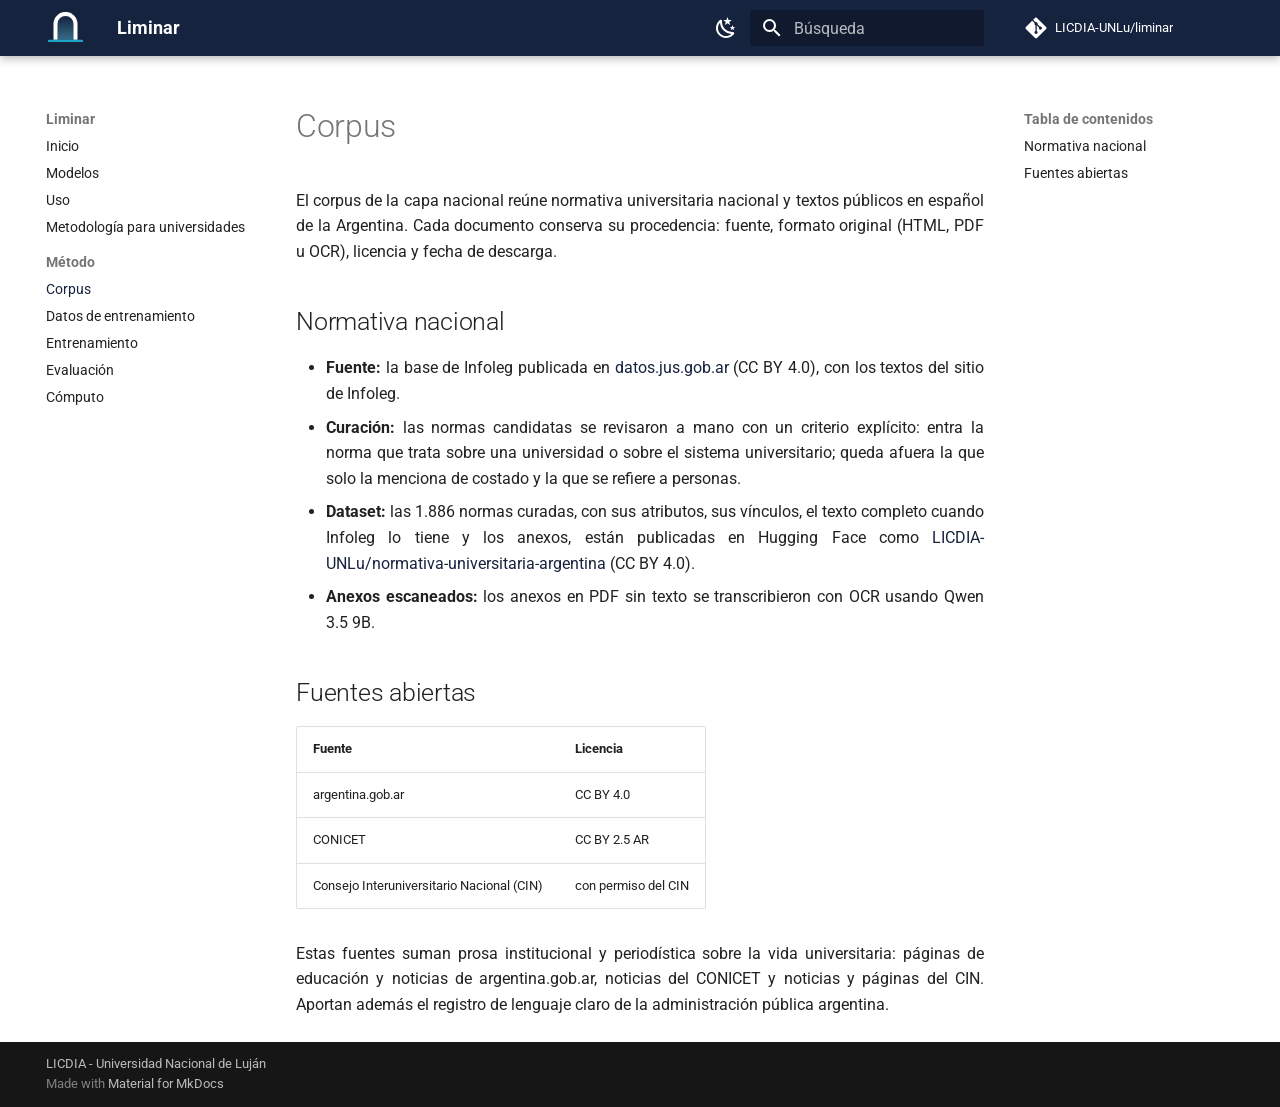
<file: corpus/index.html>
<!doctype html>
<html lang="es" class="no-js">
  <head>
    
      <meta charset="utf-8">
      <meta name="viewport" content="width=device-width,initial-scale=1">
      
        <meta name="description" content="Modelos de lenguaje abiertos del sistema universitario argentino">
      
      
      
        <link rel="canonical" href="https://licdia-unlu.github.io/liminar/corpus/">
      
      
        <link rel="prev" href="../metodologia/">
      
      
        <link rel="next" href="../datos/">
      
      
        
      
      
      <link rel="icon" href="../assets/liminar-icono-64.png">
      <meta name="generator" content="mkdocs-1.6.1, mkdocs-material-9.8.1">
    
    
      
        <title>Corpus - Liminar</title>
      
    
    
      <link rel="stylesheet" href="../assets/stylesheets/main.57a0d79d.min.css">
      
        
        <link rel="stylesheet" href="../assets/stylesheets/palette.fb2fffe2.min.css">
      
      


    
    
      
    
    
      
        
        
        <link rel="preconnect" href="https://fonts.gstatic.com" crossorigin>
        <link rel="stylesheet" href="https://fonts.googleapis.com/css?family=Roboto:300,300i,400,400i,700,700i%7CRoboto+Mono:400,400i,700,700i&display=fallback">
        <style>:root{--md-text-font:"Roboto";--md-code-font:"Roboto Mono"}</style>
      
    
    
      <link rel="stylesheet" href="../stylesheets/extra.css">
    
    <script>__md_scope=new URL("..",location),__md_hash=e=>[...e].reduce(((e,_)=>(e<<5)-e+_.charCodeAt(0)),0),__md_get=(e,_=localStorage,t=__md_scope)=>JSON.parse(_.getItem(t.pathname+"."+e)),__md_set=(e,_,t=localStorage,a=__md_scope)=>{try{t.setItem(a.pathname+"."+e,JSON.stringify(_))}catch(e){}}</script>
    
      

    
    
  </head>
  
  
    
    
      
    
    
    
    
    <body dir="ltr" data-md-color-scheme="default" data-md-color-primary="custom" data-md-color-accent="custom">
  
    
    <input class="md-toggle" data-md-toggle="drawer" type="checkbox" id="__drawer" autocomplete="off">
    <input class="md-toggle" data-md-toggle="search" type="checkbox" id="__search" autocomplete="off">
    <label class="md-overlay" for="__drawer"></label>
    <div data-md-component="skip">
      
        
        <a href="#corpus" class="md-skip">
          Saltar a contenido
        </a>
      
    </div>
    <div data-md-component="announce">
      
    </div>
    
    
      

  

<header class="md-header md-header--shadow" data-md-component="header">
  <nav class="md-header__inner md-grid" aria-label="Cabecera">
    <a href=".." title="Liminar" class="md-header__button md-logo" aria-label="Liminar" data-md-component="logo">
      
  <img src="../assets/liminar-marca-oscuro.svg" alt="logo">

    </a>
    <label class="md-header__button md-icon" for="__drawer">
      
      <svg xmlns="http://www.w3.org/2000/svg" viewBox="0 0 24 24"><path d="M3 6h18v2H3zm0 5h18v2H3zm0 5h18v2H3z"/></svg>
    </label>
    <div class="md-header__title" data-md-component="header-title">
      <div class="md-header__ellipsis">
        <div class="md-header__topic">
          <span class="md-ellipsis">
            Liminar
          </span>
        </div>
        <div class="md-header__topic" data-md-component="header-topic">
          <span class="md-ellipsis">
            
              Corpus
            
          </span>
        </div>
      </div>
    </div>
    
      
        <form class="md-header__option" data-md-component="palette">
  
    
    
    
    <input class="md-option" data-md-color-media="(prefers-color-scheme: light)" data-md-color-scheme="default" data-md-color-primary="custom" data-md-color-accent="custom"  aria-label="Modo oscuro"  type="radio" name="__palette" id="__palette_0">
    
      <label class="md-header__button md-icon" title="Modo oscuro" for="__palette_1" hidden>
        <svg xmlns="http://www.w3.org/2000/svg" viewBox="0 0 24 24"><path d="m17.75 4.09-2.53 1.94.91 3.06-2.63-1.81-2.63 1.81.91-3.06-2.53-1.94L12.44 4l1.06-3 1.06 3zm3.5 6.91-1.64 1.25.59 1.98-1.7-1.17-1.7 1.17.59-1.98L15.75 11l2.06-.05L18.5 9l.69 1.95zm-2.28 4.95c.83-.08 1.72 1.1 1.19 1.85-.32.45-.66.87-1.08 1.27C15.17 23 8.84 23 4.94 19.07c-3.91-3.9-3.91-10.24 0-14.14.4-.4.82-.76 1.27-1.08.75-.53 1.93.36 1.85 1.19-.27 2.86.69 5.83 2.89 8.02a9.96 9.96 0 0 0 8.02 2.89m-1.64 2.02a12.08 12.08 0 0 1-7.8-3.47c-2.17-2.19-3.33-5-3.49-7.82-2.81 3.14-2.7 7.96.31 10.98 3.02 3.01 7.84 3.12 10.98.31"/></svg>
      </label>
    
  
    
    
    
    <input class="md-option" data-md-color-media="(prefers-color-scheme: dark)" data-md-color-scheme="slate" data-md-color-primary="custom" data-md-color-accent="custom"  aria-label="Modo claro"  type="radio" name="__palette" id="__palette_1">
    
      <label class="md-header__button md-icon" title="Modo claro" for="__palette_0" hidden>
        <svg xmlns="http://www.w3.org/2000/svg" viewBox="0 0 24 24"><path d="M12 7a5 5 0 0 1 5 5 5 5 0 0 1-5 5 5 5 0 0 1-5-5 5 5 0 0 1 5-5m0 2a3 3 0 0 0-3 3 3 3 0 0 0 3 3 3 3 0 0 0 3-3 3 3 0 0 0-3-3m0-7 2.39 3.42C13.65 5.15 12.84 5 12 5s-1.65.15-2.39.42zM3.34 7l4.16-.35A7.2 7.2 0 0 0 5.94 8.5c-.44.74-.69 1.5-.83 2.29zm.02 10 1.76-3.77a7.131 7.131 0 0 0 2.38 4.14zM20.65 7l-1.77 3.79a7.02 7.02 0 0 0-2.38-4.15zm-.01 10-4.14.36c.59-.51 1.12-1.14 1.54-1.86.42-.73.69-1.5.83-2.29zM12 22l-2.41-3.44c.74.27 1.55.44 2.41.44.82 0 1.63-.17 2.37-.44z"/></svg>
      </label>
    
  
</form>
      
    
    
      <script>var palette=__md_get("__palette");if(palette&&palette.color){if("(prefers-color-scheme)"===palette.color.media){var media=matchMedia("(prefers-color-scheme: light)"),input=document.querySelector(media.matches?"[data-md-color-media='(prefers-color-scheme: light)']":"[data-md-color-media='(prefers-color-scheme: dark)']");palette.color.media=input.getAttribute("data-md-color-media"),palette.color.scheme=input.getAttribute("data-md-color-scheme"),palette.color.primary=input.getAttribute("data-md-color-primary"),palette.color.accent=input.getAttribute("data-md-color-accent")}for(var[key,value]of Object.entries(palette.color))document.body.setAttribute("data-md-color-"+key,value)}</script>
    
    
    
      
      
        <label class="md-header__button md-icon" for="__search">
          
          <svg xmlns="http://www.w3.org/2000/svg" viewBox="0 0 24 24"><path d="M9.5 3A6.5 6.5 0 0 1 16 9.5c0 1.61-.59 3.09-1.56 4.23l.27.27h.79l5 5-1.5 1.5-5-5v-.79l-.27-.27A6.52 6.52 0 0 1 9.5 16 6.5 6.5 0 0 1 3 9.5 6.5 6.5 0 0 1 9.5 3m0 2C7 5 5 7 5 9.5S7 14 9.5 14 14 12 14 9.5 12 5 9.5 5"/></svg>
        </label>
        <div class="md-search" data-md-component="search" role="dialog">
  <label class="md-search__overlay" for="__search"></label>
  <div class="md-search__inner" role="search">
    <form class="md-search__form" name="search">
      <input type="text" class="md-search__input" name="query" aria-label="Búsqueda" placeholder="Búsqueda" autocapitalize="off" autocorrect="off" autocomplete="off" spellcheck="false" data-md-component="search-query" required>
      <label class="md-search__icon md-icon" for="__search">
        
        <svg xmlns="http://www.w3.org/2000/svg" viewBox="0 0 24 24"><path d="M9.5 3A6.5 6.5 0 0 1 16 9.5c0 1.61-.59 3.09-1.56 4.23l.27.27h.79l5 5-1.5 1.5-5-5v-.79l-.27-.27A6.52 6.52 0 0 1 9.5 16 6.5 6.5 0 0 1 3 9.5 6.5 6.5 0 0 1 9.5 3m0 2C7 5 5 7 5 9.5S7 14 9.5 14 14 12 14 9.5 12 5 9.5 5"/></svg>
        
        <svg xmlns="http://www.w3.org/2000/svg" viewBox="0 0 24 24"><path d="M20 11v2H8l5.5 5.5-1.42 1.42L4.16 12l7.92-7.92L13.5 5.5 8 11z"/></svg>
      </label>
      <nav class="md-search__options" aria-label="Buscar">
        
        <button type="reset" class="md-search__icon md-icon" title="Limpiar" aria-label="Limpiar" tabindex="-1">
          
          <svg xmlns="http://www.w3.org/2000/svg" viewBox="0 0 24 24"><path d="M19 6.41 17.59 5 12 10.59 6.41 5 5 6.41 10.59 12 5 17.59 6.41 19 12 13.41 17.59 19 19 17.59 13.41 12z"/></svg>
        </button>
      </nav>
      
    </form>
    <div class="md-search__output">
      <div class="md-search__scrollwrap" tabindex="0" data-md-scrollfix>
        <div class="md-search-result" data-md-component="search-result">
          <div class="md-search-result__meta">
            Inicializando búsqueda
          </div>
          <ol class="md-search-result__list" role="presentation"></ol>
        </div>
      </div>
    </div>
  </div>
</div>
      
    
    
      <div class="md-header__source">
        <a href="https://github.com/LICDIA-UNLu/liminar" title="Ir al repositorio" class="md-source" data-md-component="source">
  <div class="md-source__icon md-icon">
    
    <svg xmlns="http://www.w3.org/2000/svg" viewBox="0 0 448 512"><!--! Font Awesome Free 7.1.0 by @fontawesome - https://fontawesome.com License - https://fontawesome.com/license/free (Icons: CC BY 4.0, Fonts: SIL OFL 1.1, Code: MIT License) Copyright 2025 Fonticons, Inc.--><path d="M439.6 236.1 244 40.5c-5.4-5.5-12.8-8.5-20.4-8.5s-15 3-20.4 8.4L162.5 81l51.5 51.5c27.1-9.1 52.7 16.8 43.4 43.7l49.7 49.7c34.2-11.8 61.2 31 35.5 56.7-26.5 26.5-70.2-2.9-56-37.3L240.3 199v121.9c25.3 12.5 22.3 41.8 9.1 55-6.4 6.4-15.2 10.1-24.3 10.1s-17.8-3.6-24.3-10.1c-17.6-17.6-11.1-46.9 11.2-56v-123c-20.8-8.5-24.6-30.7-18.6-45L142.6 101 8.5 235.1C3 240.6 0 247.9 0 255.5s3 15 8.5 20.4l195.6 195.7c5.4 5.4 12.7 8.4 20.4 8.4s15-3 20.4-8.4l194.7-194.7c5.4-5.4 8.4-12.8 8.4-20.4s-3-15-8.4-20.4"/></svg>
  </div>
  <div class="md-source__repository">
    LICDIA-UNLu/liminar
  </div>
</a>
      </div>
    
  </nav>
  
</header>
    
    <div class="md-container" data-md-component="container">
      
      
        
          
        
      
      <main class="md-main" data-md-component="main">
        <div class="md-main__inner md-grid">
          
            
              
              <div class="md-sidebar md-sidebar--primary" data-md-component="sidebar" data-md-type="navigation" >
                <div class="md-sidebar__scrollwrap">
                  <div class="md-sidebar__inner">
                    



<nav class="md-nav md-nav--primary" aria-label="Navegación" data-md-level="0">
  <label class="md-nav__title" for="__drawer">
    <a href=".." title="Liminar" class="md-nav__button md-logo" aria-label="Liminar" data-md-component="logo">
      
  <img src="../assets/liminar-marca-oscuro.svg" alt="logo">

    </a>
    Liminar
  </label>
  
    <div class="md-nav__source">
      <a href="https://github.com/LICDIA-UNLu/liminar" title="Ir al repositorio" class="md-source" data-md-component="source">
  <div class="md-source__icon md-icon">
    
    <svg xmlns="http://www.w3.org/2000/svg" viewBox="0 0 448 512"><!--! Font Awesome Free 7.1.0 by @fontawesome - https://fontawesome.com License - https://fontawesome.com/license/free (Icons: CC BY 4.0, Fonts: SIL OFL 1.1, Code: MIT License) Copyright 2025 Fonticons, Inc.--><path d="M439.6 236.1 244 40.5c-5.4-5.5-12.8-8.5-20.4-8.5s-15 3-20.4 8.4L162.5 81l51.5 51.5c27.1-9.1 52.7 16.8 43.4 43.7l49.7 49.7c34.2-11.8 61.2 31 35.5 56.7-26.5 26.5-70.2-2.9-56-37.3L240.3 199v121.9c25.3 12.5 22.3 41.8 9.1 55-6.4 6.4-15.2 10.1-24.3 10.1s-17.8-3.6-24.3-10.1c-17.6-17.6-11.1-46.9 11.2-56v-123c-20.8-8.5-24.6-30.7-18.6-45L142.6 101 8.5 235.1C3 240.6 0 247.9 0 255.5s3 15 8.5 20.4l195.6 195.7c5.4 5.4 12.7 8.4 20.4 8.4s15-3 20.4-8.4l194.7-194.7c5.4-5.4 8.4-12.8 8.4-20.4s-3-15-8.4-20.4"/></svg>
  </div>
  <div class="md-source__repository">
    LICDIA-UNLu/liminar
  </div>
</a>
    </div>
  
  <ul class="md-nav__list" data-md-scrollfix>
    
      
      
  
  
  
  
    <li class="md-nav__item">
      <a href=".." class="md-nav__link">
        
  
  
  <span class="md-ellipsis">
    
  
    Inicio
  

    
  </span>
  
  

      </a>
    </li>
  

    
      
      
  
  
  
  
    <li class="md-nav__item">
      <a href="../modelos/" class="md-nav__link">
        
  
  
  <span class="md-ellipsis">
    
  
    Modelos
  

    
  </span>
  
  

      </a>
    </li>
  

    
      
      
  
  
  
  
    <li class="md-nav__item">
      <a href="../uso/" class="md-nav__link">
        
  
  
  <span class="md-ellipsis">
    
  
    Uso
  

    
  </span>
  
  

      </a>
    </li>
  

    
      
      
  
  
  
  
    <li class="md-nav__item">
      <a href="../metodologia/" class="md-nav__link">
        
  
  
  <span class="md-ellipsis">
    
  
    Metodología para universidades
  

    
  </span>
  
  

      </a>
    </li>
  

    
      
      
  
  
    
  
  
  
    
    
    
    
      
        
        
      
    
    
    <li class="md-nav__item md-nav__item--active md-nav__item--section md-nav__item--nested">
      
        
        
        <input class="md-nav__toggle md-toggle " type="checkbox" id="__nav_5" checked>
        
          
          <label class="md-nav__link" for="__nav_5" id="__nav_5_label" tabindex="">
            
  
  
  <span class="md-ellipsis">
    
  
    Método
  

    
  </span>
  
  

            <span class="md-nav__icon md-icon"></span>
          </label>
        
        <nav class="md-nav" data-md-level="1" aria-labelledby="__nav_5_label" aria-expanded="true">
          <label class="md-nav__title" for="__nav_5">
            <span class="md-nav__icon md-icon"></span>
            
  
    Método
  

          </label>
          <ul class="md-nav__list" data-md-scrollfix>
            
              
                
  
  
    
  
  
  
    <li class="md-nav__item md-nav__item--active">
      
      <input class="md-nav__toggle md-toggle" type="checkbox" id="__toc">
      
      
        
      
      
        <label class="md-nav__link md-nav__link--active" for="__toc">
          
  
  
  <span class="md-ellipsis">
    
  
    Corpus
  

    
  </span>
  
  

          <span class="md-nav__icon md-icon"></span>
        </label>
      
      <a href="./" class="md-nav__link md-nav__link--active">
        
  
  
  <span class="md-ellipsis">
    
  
    Corpus
  

    
  </span>
  
  

      </a>
      
        

<nav class="md-nav md-nav--secondary" aria-label="Tabla de contenidos">
  
  
  
    
  
  
    <label class="md-nav__title" for="__toc">
      <span class="md-nav__icon md-icon"></span>
      Tabla de contenidos
    </label>
    <ul class="md-nav__list" data-md-component="toc" data-md-scrollfix>
      
        <li class="md-nav__item">
  <a href="#normativa-nacional" class="md-nav__link">
    <span class="md-ellipsis">
      
        Normativa nacional
      
    </span>
  </a>
  
</li>
      
        <li class="md-nav__item">
  <a href="#fuentes-abiertas" class="md-nav__link">
    <span class="md-ellipsis">
      
        Fuentes abiertas
      
    </span>
  </a>
  
</li>
      
    </ul>
  
</nav>
      
    </li>
  

              
            
              
                
  
  
  
  
    <li class="md-nav__item">
      <a href="../datos/" class="md-nav__link">
        
  
  
  <span class="md-ellipsis">
    
  
    Datos de entrenamiento
  

    
  </span>
  
  

      </a>
    </li>
  

              
            
              
                
  
  
  
  
    <li class="md-nav__item">
      <a href="../entrenamiento/" class="md-nav__link">
        
  
  
  <span class="md-ellipsis">
    
  
    Entrenamiento
  

    
  </span>
  
  

      </a>
    </li>
  

              
            
              
                
  
  
  
  
    <li class="md-nav__item">
      <a href="../evaluacion/" class="md-nav__link">
        
  
  
  <span class="md-ellipsis">
    
  
    Evaluación
  

    
  </span>
  
  

      </a>
    </li>
  

              
            
              
                
  
  
  
  
    <li class="md-nav__item">
      <a href="../computo/" class="md-nav__link">
        
  
  
  <span class="md-ellipsis">
    
  
    Cómputo
  

    
  </span>
  
  

      </a>
    </li>
  

              
            
          </ul>
        </nav>
      
    </li>
  

    
  </ul>
</nav>
                  </div>
                </div>
              </div>
            
            
              
              <div class="md-sidebar md-sidebar--secondary" data-md-component="sidebar" data-md-type="toc" >
                <div class="md-sidebar__scrollwrap">
                  <div class="md-sidebar__inner">
                    

<nav class="md-nav md-nav--secondary" aria-label="Tabla de contenidos">
  
  
  
    
  
  
    <label class="md-nav__title" for="__toc">
      <span class="md-nav__icon md-icon"></span>
      Tabla de contenidos
    </label>
    <ul class="md-nav__list" data-md-component="toc" data-md-scrollfix>
      
        <li class="md-nav__item">
  <a href="#normativa-nacional" class="md-nav__link">
    <span class="md-ellipsis">
      
        Normativa nacional
      
    </span>
  </a>
  
</li>
      
        <li class="md-nav__item">
  <a href="#fuentes-abiertas" class="md-nav__link">
    <span class="md-ellipsis">
      
        Fuentes abiertas
      
    </span>
  </a>
  
</li>
      
    </ul>
  
</nav>
                  </div>
                </div>
              </div>
            
          
          
            <div class="md-content" data-md-component="content">
              
              <article class="md-content__inner md-typeset">
                
                  


  
  


<h1 id="corpus">Corpus<a class="headerlink" href="#corpus" title="Permanent link">&para;</a></h1>
<p>El corpus de la capa nacional reúne normativa universitaria nacional y textos públicos en español de la Argentina. Cada
documento conserva su procedencia: fuente, formato original (HTML, PDF u OCR), licencia y fecha de descarga.</p>
<h2 id="normativa-nacional">Normativa nacional<a class="headerlink" href="#normativa-nacional" title="Permanent link">&para;</a></h2>
<ul>
<li><strong>Fuente:</strong> la base de Infoleg publicada en <a href="https://datos.jus.gob.ar">datos.jus.gob.ar</a> (CC BY 4.0), con los textos
  del sitio de Infoleg.</li>
<li><strong>Curación:</strong> las normas candidatas se revisaron a mano con un criterio explícito: entra la norma que trata sobre una
  universidad o sobre el sistema universitario; queda afuera la que solo la menciona de costado y la que se refiere a
  personas.</li>
<li><strong>Dataset:</strong> las 1.886 normas curadas, con sus atributos, sus vínculos, el texto completo cuando Infoleg lo tiene y
  los anexos, están publicadas en Hugging Face como
  <a href="https://huggingface.co/datasets/LICDIA-UNLu/normativa-universitaria-argentina">LICDIA-UNLu/normativa-universitaria-argentina</a>
  (CC BY 4.0).</li>
<li><strong>Anexos escaneados:</strong> los anexos en PDF sin texto se transcribieron con OCR usando Qwen 3.5 9B.</li>
</ul>
<h2 id="fuentes-abiertas">Fuentes abiertas<a class="headerlink" href="#fuentes-abiertas" title="Permanent link">&para;</a></h2>
<table>
<thead>
<tr>
<th>Fuente</th>
<th>Licencia</th>
</tr>
</thead>
<tbody>
<tr>
<td>argentina.gob.ar</td>
<td>CC BY 4.0</td>
</tr>
<tr>
<td>CONICET</td>
<td>CC BY 2.5 AR</td>
</tr>
<tr>
<td>Consejo Interuniversitario Nacional (CIN)</td>
<td>con permiso del CIN</td>
</tr>
</tbody>
</table>
<p>Estas fuentes suman prosa institucional y periodística sobre la vida universitaria: páginas de educación y noticias de
argentina.gob.ar, noticias del CONICET y noticias y páginas del CIN. Aportan además el registro de lenguaje claro de
la administración pública argentina.</p>












                
              </article>
            </div>
          
          
<script>var target=document.getElementById(location.hash.slice(1));target&&target.name&&(target.checked=target.name.startsWith("__tabbed_"))</script>
        </div>
        
          <button type="button" class="md-top md-icon" data-md-component="top" hidden>
  
  <svg xmlns="http://www.w3.org/2000/svg" viewBox="0 0 24 24"><path d="M13 20h-2V8l-5.5 5.5-1.42-1.42L12 4.16l7.92 7.92-1.42 1.42L13 8z"/></svg>
  Volver al principio
</button>
        
      </main>
      
        <footer class="md-footer">
  
  <div class="md-footer-meta md-typeset">
    <div class="md-footer-meta__inner md-grid">
      <div class="md-copyright">
  
    <div class="md-copyright__highlight">
      LICDIA - Universidad Nacional de Luján
    </div>
  
  
    Made with
    <a href="https://squidfunk.github.io/mkdocs-material/" target="_blank" rel="noopener">
      Material for MkDocs
    </a>
  
</div>
      
    </div>
  </div>
</footer>
      
    </div>
    <div class="md-dialog" data-md-component="dialog">
      <div class="md-dialog__inner md-typeset"></div>
    </div>
    
    
    
      
      
      <script id="__config" type="application/json">{"annotate": null, "base": "..", "features": ["navigation.sections", "navigation.top", "content.code.copy"], "search": "../assets/javascripts/workers/search.a7633da7.min.js", "tags": null, "translations": {"clipboard.copied": "Copiado al portapapeles", "clipboard.copy": "Copiar al portapapeles", "search.result.more.one": "1 m\u00e1s en esta p\u00e1gina", "search.result.more.other": "# m\u00e1s en esta p\u00e1gina", "search.result.none": "No se encontraron documentos", "search.result.one": "1 documento encontrado", "search.result.other": "# documentos encontrados", "search.result.placeholder": "Teclee para comenzar b\u00fasqueda", "search.result.term.missing": "Falta", "select.version": "Seleccionar versi\u00f3n"}, "version": null}</script>
    
    
      <script src="../assets/javascripts/bundle.a5f9d56c.min.js"></script>
      
    
  </body>
</html>
</file>
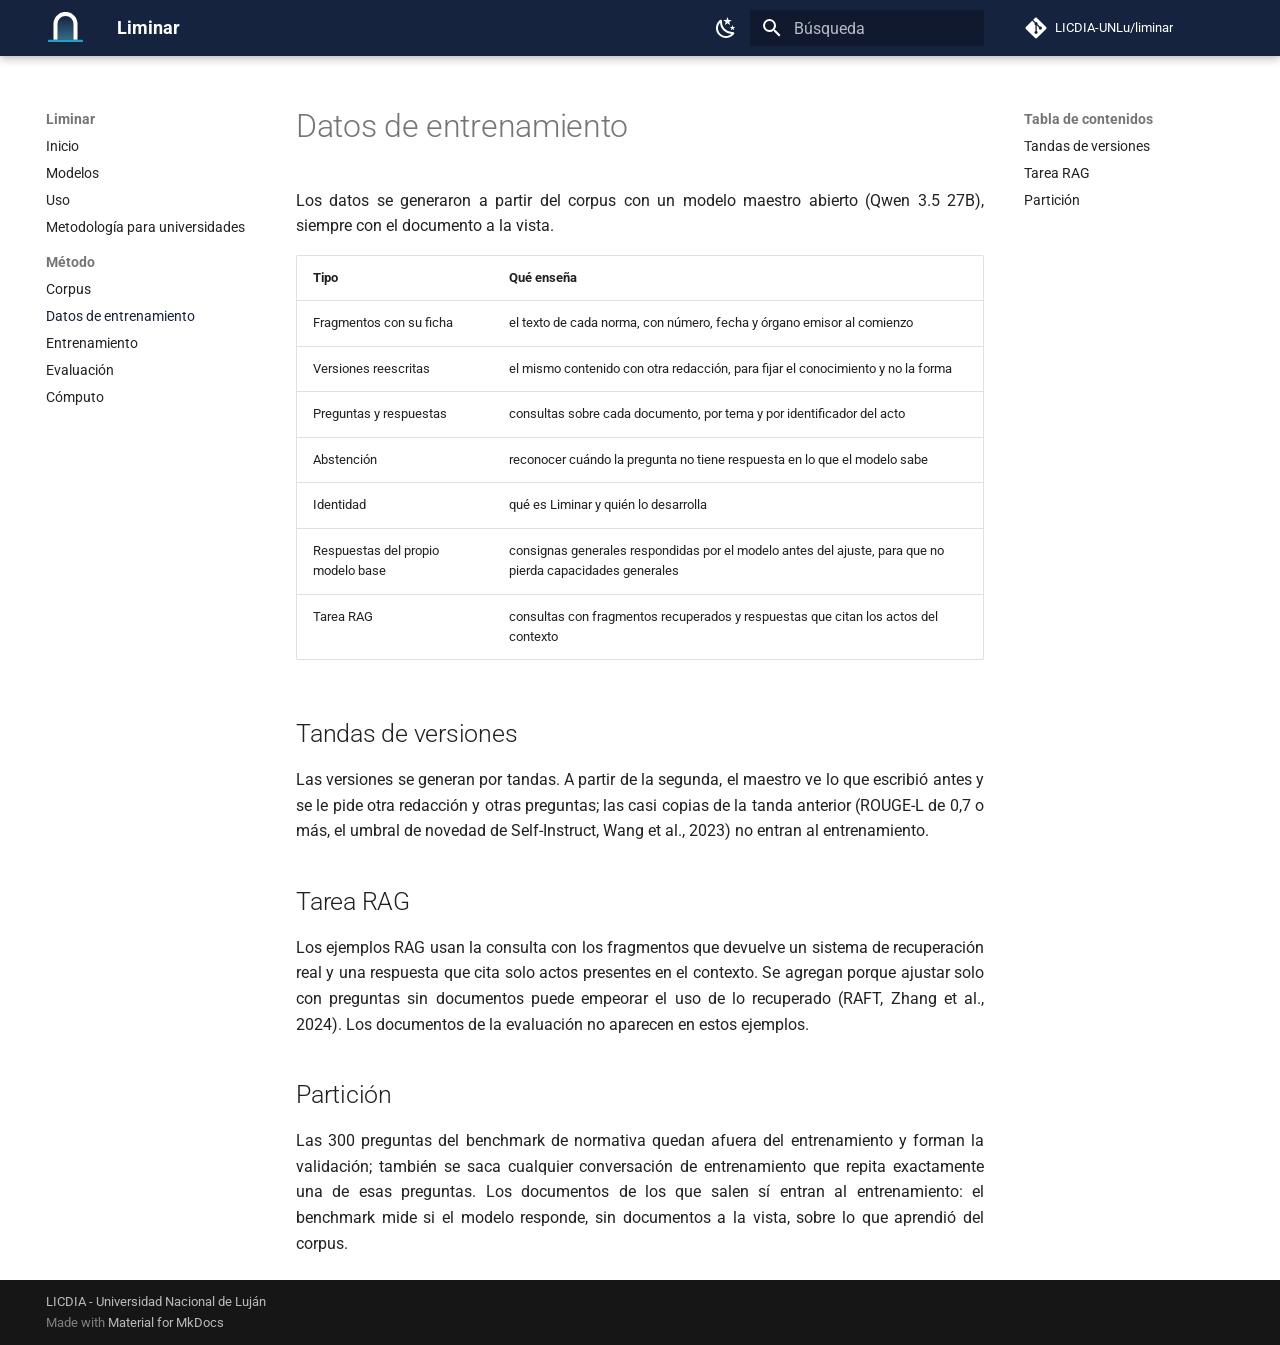
<file: datos/index.html>
<!doctype html>
<html lang="es" class="no-js">
  <head>
    
      <meta charset="utf-8">
      <meta name="viewport" content="width=device-width,initial-scale=1">
      
        <meta name="description" content="Modelos de lenguaje abiertos del sistema universitario argentino">
      
      
      
        <link rel="canonical" href="https://licdia-unlu.github.io/liminar/datos/">
      
      
        <link rel="prev" href="../corpus/">
      
      
        <link rel="next" href="../entrenamiento/">
      
      
        
      
      
      <link rel="icon" href="../assets/liminar-icono-64.png">
      <meta name="generator" content="mkdocs-1.6.1, mkdocs-material-9.8.1">
    
    
      
        <title>Datos de entrenamiento - Liminar</title>
      
    
    
      <link rel="stylesheet" href="../assets/stylesheets/main.57a0d79d.min.css">
      
        
        <link rel="stylesheet" href="../assets/stylesheets/palette.fb2fffe2.min.css">
      
      


    
    
      
    
    
      
        
        
        <link rel="preconnect" href="https://fonts.gstatic.com" crossorigin>
        <link rel="stylesheet" href="https://fonts.googleapis.com/css?family=Roboto:300,300i,400,400i,700,700i%7CRoboto+Mono:400,400i,700,700i&display=fallback">
        <style>:root{--md-text-font:"Roboto";--md-code-font:"Roboto Mono"}</style>
      
    
    
      <link rel="stylesheet" href="../stylesheets/extra.css">
    
    <script>__md_scope=new URL("..",location),__md_hash=e=>[...e].reduce(((e,_)=>(e<<5)-e+_.charCodeAt(0)),0),__md_get=(e,_=localStorage,t=__md_scope)=>JSON.parse(_.getItem(t.pathname+"."+e)),__md_set=(e,_,t=localStorage,a=__md_scope)=>{try{t.setItem(a.pathname+"."+e,JSON.stringify(_))}catch(e){}}</script>
    
      

    
    
  </head>
  
  
    
    
      
    
    
    
    
    <body dir="ltr" data-md-color-scheme="default" data-md-color-primary="custom" data-md-color-accent="custom">
  
    
    <input class="md-toggle" data-md-toggle="drawer" type="checkbox" id="__drawer" autocomplete="off">
    <input class="md-toggle" data-md-toggle="search" type="checkbox" id="__search" autocomplete="off">
    <label class="md-overlay" for="__drawer"></label>
    <div data-md-component="skip">
      
        
        <a href="#datos-de-entrenamiento" class="md-skip">
          Saltar a contenido
        </a>
      
    </div>
    <div data-md-component="announce">
      
    </div>
    
    
      

  

<header class="md-header md-header--shadow" data-md-component="header">
  <nav class="md-header__inner md-grid" aria-label="Cabecera">
    <a href=".." title="Liminar" class="md-header__button md-logo" aria-label="Liminar" data-md-component="logo">
      
  <img src="../assets/liminar-marca-oscuro.svg" alt="logo">

    </a>
    <label class="md-header__button md-icon" for="__drawer">
      
      <svg xmlns="http://www.w3.org/2000/svg" viewBox="0 0 24 24"><path d="M3 6h18v2H3zm0 5h18v2H3zm0 5h18v2H3z"/></svg>
    </label>
    <div class="md-header__title" data-md-component="header-title">
      <div class="md-header__ellipsis">
        <div class="md-header__topic">
          <span class="md-ellipsis">
            Liminar
          </span>
        </div>
        <div class="md-header__topic" data-md-component="header-topic">
          <span class="md-ellipsis">
            
              Datos de entrenamiento
            
          </span>
        </div>
      </div>
    </div>
    
      
        <form class="md-header__option" data-md-component="palette">
  
    
    
    
    <input class="md-option" data-md-color-media="(prefers-color-scheme: light)" data-md-color-scheme="default" data-md-color-primary="custom" data-md-color-accent="custom"  aria-label="Modo oscuro"  type="radio" name="__palette" id="__palette_0">
    
      <label class="md-header__button md-icon" title="Modo oscuro" for="__palette_1" hidden>
        <svg xmlns="http://www.w3.org/2000/svg" viewBox="0 0 24 24"><path d="m17.75 4.09-2.53 1.94.91 3.06-2.63-1.81-2.63 1.81.91-3.06-2.53-1.94L12.44 4l1.06-3 1.06 3zm3.5 6.91-1.64 1.25.59 1.98-1.7-1.17-1.7 1.17.59-1.98L15.75 11l2.06-.05L18.5 9l.69 1.95zm-2.28 4.95c.83-.08 1.72 1.1 1.19 1.85-.32.45-.66.87-1.08 1.27C15.17 23 8.84 23 4.94 19.07c-3.91-3.9-3.91-10.24 0-14.14.4-.4.82-.76 1.27-1.08.75-.53 1.93.36 1.85 1.19-.27 2.86.69 5.83 2.89 8.02a9.96 9.96 0 0 0 8.02 2.89m-1.64 2.02a12.08 12.08 0 0 1-7.8-3.47c-2.17-2.19-3.33-5-3.49-7.82-2.81 3.14-2.7 7.96.31 10.98 3.02 3.01 7.84 3.12 10.98.31"/></svg>
      </label>
    
  
    
    
    
    <input class="md-option" data-md-color-media="(prefers-color-scheme: dark)" data-md-color-scheme="slate" data-md-color-primary="custom" data-md-color-accent="custom"  aria-label="Modo claro"  type="radio" name="__palette" id="__palette_1">
    
      <label class="md-header__button md-icon" title="Modo claro" for="__palette_0" hidden>
        <svg xmlns="http://www.w3.org/2000/svg" viewBox="0 0 24 24"><path d="M12 7a5 5 0 0 1 5 5 5 5 0 0 1-5 5 5 5 0 0 1-5-5 5 5 0 0 1 5-5m0 2a3 3 0 0 0-3 3 3 3 0 0 0 3 3 3 3 0 0 0 3-3 3 3 0 0 0-3-3m0-7 2.39 3.42C13.65 5.15 12.84 5 12 5s-1.65.15-2.39.42zM3.34 7l4.16-.35A7.2 7.2 0 0 0 5.94 8.5c-.44.74-.69 1.5-.83 2.29zm.02 10 1.76-3.77a7.131 7.131 0 0 0 2.38 4.14zM20.65 7l-1.77 3.79a7.02 7.02 0 0 0-2.38-4.15zm-.01 10-4.14.36c.59-.51 1.12-1.14 1.54-1.86.42-.73.69-1.5.83-2.29zM12 22l-2.41-3.44c.74.27 1.55.44 2.41.44.82 0 1.63-.17 2.37-.44z"/></svg>
      </label>
    
  
</form>
      
    
    
      <script>var palette=__md_get("__palette");if(palette&&palette.color){if("(prefers-color-scheme)"===palette.color.media){var media=matchMedia("(prefers-color-scheme: light)"),input=document.querySelector(media.matches?"[data-md-color-media='(prefers-color-scheme: light)']":"[data-md-color-media='(prefers-color-scheme: dark)']");palette.color.media=input.getAttribute("data-md-color-media"),palette.color.scheme=input.getAttribute("data-md-color-scheme"),palette.color.primary=input.getAttribute("data-md-color-primary"),palette.color.accent=input.getAttribute("data-md-color-accent")}for(var[key,value]of Object.entries(palette.color))document.body.setAttribute("data-md-color-"+key,value)}</script>
    
    
    
      
      
        <label class="md-header__button md-icon" for="__search">
          
          <svg xmlns="http://www.w3.org/2000/svg" viewBox="0 0 24 24"><path d="M9.5 3A6.5 6.5 0 0 1 16 9.5c0 1.61-.59 3.09-1.56 4.23l.27.27h.79l5 5-1.5 1.5-5-5v-.79l-.27-.27A6.52 6.52 0 0 1 9.5 16 6.5 6.5 0 0 1 3 9.5 6.5 6.5 0 0 1 9.5 3m0 2C7 5 5 7 5 9.5S7 14 9.5 14 14 12 14 9.5 12 5 9.5 5"/></svg>
        </label>
        <div class="md-search" data-md-component="search" role="dialog">
  <label class="md-search__overlay" for="__search"></label>
  <div class="md-search__inner" role="search">
    <form class="md-search__form" name="search">
      <input type="text" class="md-search__input" name="query" aria-label="Búsqueda" placeholder="Búsqueda" autocapitalize="off" autocorrect="off" autocomplete="off" spellcheck="false" data-md-component="search-query" required>
      <label class="md-search__icon md-icon" for="__search">
        
        <svg xmlns="http://www.w3.org/2000/svg" viewBox="0 0 24 24"><path d="M9.5 3A6.5 6.5 0 0 1 16 9.5c0 1.61-.59 3.09-1.56 4.23l.27.27h.79l5 5-1.5 1.5-5-5v-.79l-.27-.27A6.52 6.52 0 0 1 9.5 16 6.5 6.5 0 0 1 3 9.5 6.5 6.5 0 0 1 9.5 3m0 2C7 5 5 7 5 9.5S7 14 9.5 14 14 12 14 9.5 12 5 9.5 5"/></svg>
        
        <svg xmlns="http://www.w3.org/2000/svg" viewBox="0 0 24 24"><path d="M20 11v2H8l5.5 5.5-1.42 1.42L4.16 12l7.92-7.92L13.5 5.5 8 11z"/></svg>
      </label>
      <nav class="md-search__options" aria-label="Buscar">
        
        <button type="reset" class="md-search__icon md-icon" title="Limpiar" aria-label="Limpiar" tabindex="-1">
          
          <svg xmlns="http://www.w3.org/2000/svg" viewBox="0 0 24 24"><path d="M19 6.41 17.59 5 12 10.59 6.41 5 5 6.41 10.59 12 5 17.59 6.41 19 12 13.41 17.59 19 19 17.59 13.41 12z"/></svg>
        </button>
      </nav>
      
    </form>
    <div class="md-search__output">
      <div class="md-search__scrollwrap" tabindex="0" data-md-scrollfix>
        <div class="md-search-result" data-md-component="search-result">
          <div class="md-search-result__meta">
            Inicializando búsqueda
          </div>
          <ol class="md-search-result__list" role="presentation"></ol>
        </div>
      </div>
    </div>
  </div>
</div>
      
    
    
      <div class="md-header__source">
        <a href="https://github.com/LICDIA-UNLu/liminar" title="Ir al repositorio" class="md-source" data-md-component="source">
  <div class="md-source__icon md-icon">
    
    <svg xmlns="http://www.w3.org/2000/svg" viewBox="0 0 448 512"><!--! Font Awesome Free 7.1.0 by @fontawesome - https://fontawesome.com License - https://fontawesome.com/license/free (Icons: CC BY 4.0, Fonts: SIL OFL 1.1, Code: MIT License) Copyright 2025 Fonticons, Inc.--><path d="M439.6 236.1 244 40.5c-5.4-5.5-12.8-8.5-20.4-8.5s-15 3-20.4 8.4L162.5 81l51.5 51.5c27.1-9.1 52.7 16.8 43.4 43.7l49.7 49.7c34.2-11.8 61.2 31 35.5 56.7-26.5 26.5-70.2-2.9-56-37.3L240.3 199v121.9c25.3 12.5 22.3 41.8 9.1 55-6.4 6.4-15.2 10.1-24.3 10.1s-17.8-3.6-24.3-10.1c-17.6-17.6-11.1-46.9 11.2-56v-123c-20.8-8.5-24.6-30.7-18.6-45L142.6 101 8.5 235.1C3 240.6 0 247.9 0 255.5s3 15 8.5 20.4l195.6 195.7c5.4 5.4 12.7 8.4 20.4 8.4s15-3 20.4-8.4l194.7-194.7c5.4-5.4 8.4-12.8 8.4-20.4s-3-15-8.4-20.4"/></svg>
  </div>
  <div class="md-source__repository">
    LICDIA-UNLu/liminar
  </div>
</a>
      </div>
    
  </nav>
  
</header>
    
    <div class="md-container" data-md-component="container">
      
      
        
          
        
      
      <main class="md-main" data-md-component="main">
        <div class="md-main__inner md-grid">
          
            
              
              <div class="md-sidebar md-sidebar--primary" data-md-component="sidebar" data-md-type="navigation" >
                <div class="md-sidebar__scrollwrap">
                  <div class="md-sidebar__inner">
                    



<nav class="md-nav md-nav--primary" aria-label="Navegación" data-md-level="0">
  <label class="md-nav__title" for="__drawer">
    <a href=".." title="Liminar" class="md-nav__button md-logo" aria-label="Liminar" data-md-component="logo">
      
  <img src="../assets/liminar-marca-oscuro.svg" alt="logo">

    </a>
    Liminar
  </label>
  
    <div class="md-nav__source">
      <a href="https://github.com/LICDIA-UNLu/liminar" title="Ir al repositorio" class="md-source" data-md-component="source">
  <div class="md-source__icon md-icon">
    
    <svg xmlns="http://www.w3.org/2000/svg" viewBox="0 0 448 512"><!--! Font Awesome Free 7.1.0 by @fontawesome - https://fontawesome.com License - https://fontawesome.com/license/free (Icons: CC BY 4.0, Fonts: SIL OFL 1.1, Code: MIT License) Copyright 2025 Fonticons, Inc.--><path d="M439.6 236.1 244 40.5c-5.4-5.5-12.8-8.5-20.4-8.5s-15 3-20.4 8.4L162.5 81l51.5 51.5c27.1-9.1 52.7 16.8 43.4 43.7l49.7 49.7c34.2-11.8 61.2 31 35.5 56.7-26.5 26.5-70.2-2.9-56-37.3L240.3 199v121.9c25.3 12.5 22.3 41.8 9.1 55-6.4 6.4-15.2 10.1-24.3 10.1s-17.8-3.6-24.3-10.1c-17.6-17.6-11.1-46.9 11.2-56v-123c-20.8-8.5-24.6-30.7-18.6-45L142.6 101 8.5 235.1C3 240.6 0 247.9 0 255.5s3 15 8.5 20.4l195.6 195.7c5.4 5.4 12.7 8.4 20.4 8.4s15-3 20.4-8.4l194.7-194.7c5.4-5.4 8.4-12.8 8.4-20.4s-3-15-8.4-20.4"/></svg>
  </div>
  <div class="md-source__repository">
    LICDIA-UNLu/liminar
  </div>
</a>
    </div>
  
  <ul class="md-nav__list" data-md-scrollfix>
    
      
      
  
  
  
  
    <li class="md-nav__item">
      <a href=".." class="md-nav__link">
        
  
  
  <span class="md-ellipsis">
    
  
    Inicio
  

    
  </span>
  
  

      </a>
    </li>
  

    
      
      
  
  
  
  
    <li class="md-nav__item">
      <a href="../modelos/" class="md-nav__link">
        
  
  
  <span class="md-ellipsis">
    
  
    Modelos
  

    
  </span>
  
  

      </a>
    </li>
  

    
      
      
  
  
  
  
    <li class="md-nav__item">
      <a href="../uso/" class="md-nav__link">
        
  
  
  <span class="md-ellipsis">
    
  
    Uso
  

    
  </span>
  
  

      </a>
    </li>
  

    
      
      
  
  
  
  
    <li class="md-nav__item">
      <a href="../metodologia/" class="md-nav__link">
        
  
  
  <span class="md-ellipsis">
    
  
    Metodología para universidades
  

    
  </span>
  
  

      </a>
    </li>
  

    
      
      
  
  
    
  
  
  
    
    
    
    
      
        
        
      
    
    
    <li class="md-nav__item md-nav__item--active md-nav__item--section md-nav__item--nested">
      
        
        
        <input class="md-nav__toggle md-toggle " type="checkbox" id="__nav_5" checked>
        
          
          <label class="md-nav__link" for="__nav_5" id="__nav_5_label" tabindex="">
            
  
  
  <span class="md-ellipsis">
    
  
    Método
  

    
  </span>
  
  

            <span class="md-nav__icon md-icon"></span>
          </label>
        
        <nav class="md-nav" data-md-level="1" aria-labelledby="__nav_5_label" aria-expanded="true">
          <label class="md-nav__title" for="__nav_5">
            <span class="md-nav__icon md-icon"></span>
            
  
    Método
  

          </label>
          <ul class="md-nav__list" data-md-scrollfix>
            
              
                
  
  
  
  
    <li class="md-nav__item">
      <a href="../corpus/" class="md-nav__link">
        
  
  
  <span class="md-ellipsis">
    
  
    Corpus
  

    
  </span>
  
  

      </a>
    </li>
  

              
            
              
                
  
  
    
  
  
  
    <li class="md-nav__item md-nav__item--active">
      
      <input class="md-nav__toggle md-toggle" type="checkbox" id="__toc">
      
      
        
      
      
        <label class="md-nav__link md-nav__link--active" for="__toc">
          
  
  
  <span class="md-ellipsis">
    
  
    Datos de entrenamiento
  

    
  </span>
  
  

          <span class="md-nav__icon md-icon"></span>
        </label>
      
      <a href="./" class="md-nav__link md-nav__link--active">
        
  
  
  <span class="md-ellipsis">
    
  
    Datos de entrenamiento
  

    
  </span>
  
  

      </a>
      
        

<nav class="md-nav md-nav--secondary" aria-label="Tabla de contenidos">
  
  
  
    
  
  
    <label class="md-nav__title" for="__toc">
      <span class="md-nav__icon md-icon"></span>
      Tabla de contenidos
    </label>
    <ul class="md-nav__list" data-md-component="toc" data-md-scrollfix>
      
        <li class="md-nav__item">
  <a href="#tandas-de-versiones" class="md-nav__link">
    <span class="md-ellipsis">
      
        Tandas de versiones
      
    </span>
  </a>
  
</li>
      
        <li class="md-nav__item">
  <a href="#tarea-rag" class="md-nav__link">
    <span class="md-ellipsis">
      
        Tarea RAG
      
    </span>
  </a>
  
</li>
      
        <li class="md-nav__item">
  <a href="#particion" class="md-nav__link">
    <span class="md-ellipsis">
      
        Partición
      
    </span>
  </a>
  
</li>
      
    </ul>
  
</nav>
      
    </li>
  

              
            
              
                
  
  
  
  
    <li class="md-nav__item">
      <a href="../entrenamiento/" class="md-nav__link">
        
  
  
  <span class="md-ellipsis">
    
  
    Entrenamiento
  

    
  </span>
  
  

      </a>
    </li>
  

              
            
              
                
  
  
  
  
    <li class="md-nav__item">
      <a href="../evaluacion/" class="md-nav__link">
        
  
  
  <span class="md-ellipsis">
    
  
    Evaluación
  

    
  </span>
  
  

      </a>
    </li>
  

              
            
              
                
  
  
  
  
    <li class="md-nav__item">
      <a href="../computo/" class="md-nav__link">
        
  
  
  <span class="md-ellipsis">
    
  
    Cómputo
  

    
  </span>
  
  

      </a>
    </li>
  

              
            
          </ul>
        </nav>
      
    </li>
  

    
  </ul>
</nav>
                  </div>
                </div>
              </div>
            
            
              
              <div class="md-sidebar md-sidebar--secondary" data-md-component="sidebar" data-md-type="toc" >
                <div class="md-sidebar__scrollwrap">
                  <div class="md-sidebar__inner">
                    

<nav class="md-nav md-nav--secondary" aria-label="Tabla de contenidos">
  
  
  
    
  
  
    <label class="md-nav__title" for="__toc">
      <span class="md-nav__icon md-icon"></span>
      Tabla de contenidos
    </label>
    <ul class="md-nav__list" data-md-component="toc" data-md-scrollfix>
      
        <li class="md-nav__item">
  <a href="#tandas-de-versiones" class="md-nav__link">
    <span class="md-ellipsis">
      
        Tandas de versiones
      
    </span>
  </a>
  
</li>
      
        <li class="md-nav__item">
  <a href="#tarea-rag" class="md-nav__link">
    <span class="md-ellipsis">
      
        Tarea RAG
      
    </span>
  </a>
  
</li>
      
        <li class="md-nav__item">
  <a href="#particion" class="md-nav__link">
    <span class="md-ellipsis">
      
        Partición
      
    </span>
  </a>
  
</li>
      
    </ul>
  
</nav>
                  </div>
                </div>
              </div>
            
          
          
            <div class="md-content" data-md-component="content">
              
              <article class="md-content__inner md-typeset">
                
                  


  
  


<h1 id="datos-de-entrenamiento">Datos de entrenamiento<a class="headerlink" href="#datos-de-entrenamiento" title="Permanent link">&para;</a></h1>
<p>Los datos se generaron a partir del corpus con un modelo maestro abierto (Qwen 3.5 27B), siempre con el documento a la
vista.</p>
<table>
<thead>
<tr>
<th>Tipo</th>
<th>Qué enseña</th>
</tr>
</thead>
<tbody>
<tr>
<td>Fragmentos con su ficha</td>
<td>el texto de cada norma, con número, fecha y órgano emisor al comienzo</td>
</tr>
<tr>
<td>Versiones reescritas</td>
<td>el mismo contenido con otra redacción, para fijar el conocimiento y no la forma</td>
</tr>
<tr>
<td>Preguntas y respuestas</td>
<td>consultas sobre cada documento, por tema y por identificador del acto</td>
</tr>
<tr>
<td>Abstención</td>
<td>reconocer cuándo la pregunta no tiene respuesta en lo que el modelo sabe</td>
</tr>
<tr>
<td>Identidad</td>
<td>qué es Liminar y quién lo desarrolla</td>
</tr>
<tr>
<td>Respuestas del propio modelo base</td>
<td>consignas generales respondidas por el modelo antes del ajuste, para que no pierda capacidades generales</td>
</tr>
<tr>
<td>Tarea RAG</td>
<td>consultas con fragmentos recuperados y respuestas que citan los actos del contexto</td>
</tr>
</tbody>
</table>
<h2 id="tandas-de-versiones">Tandas de versiones<a class="headerlink" href="#tandas-de-versiones" title="Permanent link">&para;</a></h2>
<p>Las versiones se generan por tandas. A partir de la segunda, el maestro ve lo que escribió antes y se le pide otra
redacción y otras preguntas; las casi copias de la tanda anterior (ROUGE-L de 0,7 o más, el umbral de novedad de
Self-Instruct, Wang et al., 2023) no entran al entrenamiento.</p>
<h2 id="tarea-rag">Tarea RAG<a class="headerlink" href="#tarea-rag" title="Permanent link">&para;</a></h2>
<p>Los ejemplos RAG usan la consulta con los fragmentos que devuelve un sistema de recuperación real y una respuesta que
cita solo actos presentes en el contexto. Se agregan porque ajustar solo con preguntas sin documentos puede empeorar el
uso de lo recuperado (RAFT, Zhang et al., 2024). Los documentos de la evaluación no aparecen en estos ejemplos.</p>
<h2 id="particion">Partición<a class="headerlink" href="#particion" title="Permanent link">&para;</a></h2>
<p>Las 300 preguntas del benchmark de normativa quedan afuera del entrenamiento y forman la validación; también se saca
cualquier conversación de entrenamiento que repita exactamente una de esas preguntas. Los documentos de los que salen sí
entran al entrenamiento: el benchmark mide si el modelo responde, sin documentos a la vista, sobre lo que aprendió del
corpus.</p>












                
              </article>
            </div>
          
          
<script>var target=document.getElementById(location.hash.slice(1));target&&target.name&&(target.checked=target.name.startsWith("__tabbed_"))</script>
        </div>
        
          <button type="button" class="md-top md-icon" data-md-component="top" hidden>
  
  <svg xmlns="http://www.w3.org/2000/svg" viewBox="0 0 24 24"><path d="M13 20h-2V8l-5.5 5.5-1.42-1.42L12 4.16l7.92 7.92-1.42 1.42L13 8z"/></svg>
  Volver al principio
</button>
        
      </main>
      
        <footer class="md-footer">
  
  <div class="md-footer-meta md-typeset">
    <div class="md-footer-meta__inner md-grid">
      <div class="md-copyright">
  
    <div class="md-copyright__highlight">
      LICDIA - Universidad Nacional de Luján
    </div>
  
  
    Made with
    <a href="https://squidfunk.github.io/mkdocs-material/" target="_blank" rel="noopener">
      Material for MkDocs
    </a>
  
</div>
      
    </div>
  </div>
</footer>
      
    </div>
    <div class="md-dialog" data-md-component="dialog">
      <div class="md-dialog__inner md-typeset"></div>
    </div>
    
    
    
      
      
      <script id="__config" type="application/json">{"annotate": null, "base": "..", "features": ["navigation.sections", "navigation.top", "content.code.copy"], "search": "../assets/javascripts/workers/search.a7633da7.min.js", "tags": null, "translations": {"clipboard.copied": "Copiado al portapapeles", "clipboard.copy": "Copiar al portapapeles", "search.result.more.one": "1 m\u00e1s en esta p\u00e1gina", "search.result.more.other": "# m\u00e1s en esta p\u00e1gina", "search.result.none": "No se encontraron documentos", "search.result.one": "1 documento encontrado", "search.result.other": "# documentos encontrados", "search.result.placeholder": "Teclee para comenzar b\u00fasqueda", "search.result.term.missing": "Falta", "select.version": "Seleccionar versi\u00f3n"}, "version": null}</script>
    
    
      <script src="../assets/javascripts/bundle.a5f9d56c.min.js"></script>
      
    
  </body>
</html>
</file>
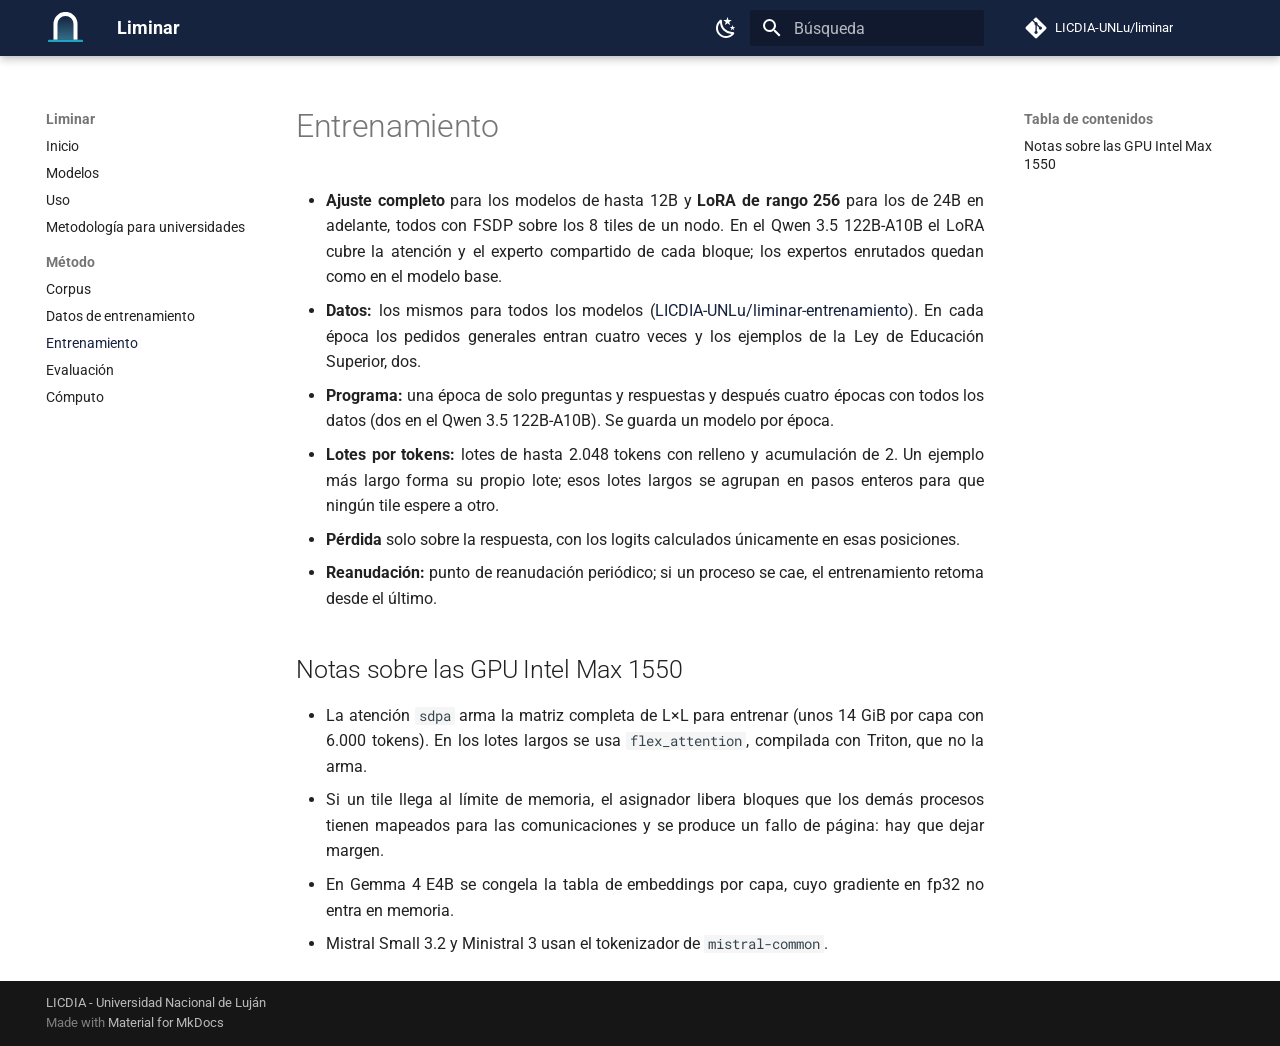
<file: entrenamiento/index.html>
<!doctype html>
<html lang="es" class="no-js">
  <head>
    
      <meta charset="utf-8">
      <meta name="viewport" content="width=device-width,initial-scale=1">
      
        <meta name="description" content="Modelos de lenguaje abiertos del sistema universitario argentino">
      
      
      
        <link rel="canonical" href="https://licdia-unlu.github.io/liminar/entrenamiento/">
      
      
        <link rel="prev" href="../datos/">
      
      
        <link rel="next" href="../evaluacion/">
      
      
        
      
      
      <link rel="icon" href="../assets/liminar-icono-64.png">
      <meta name="generator" content="mkdocs-1.6.1, mkdocs-material-9.8.1">
    
    
      
        <title>Entrenamiento - Liminar</title>
      
    
    
      <link rel="stylesheet" href="../assets/stylesheets/main.57a0d79d.min.css">
      
        
        <link rel="stylesheet" href="../assets/stylesheets/palette.fb2fffe2.min.css">
      
      


    
    
      
    
    
      
        
        
        <link rel="preconnect" href="https://fonts.gstatic.com" crossorigin>
        <link rel="stylesheet" href="https://fonts.googleapis.com/css?family=Roboto:300,300i,400,400i,700,700i%7CRoboto+Mono:400,400i,700,700i&display=fallback">
        <style>:root{--md-text-font:"Roboto";--md-code-font:"Roboto Mono"}</style>
      
    
    
      <link rel="stylesheet" href="../stylesheets/extra.css">
    
    <script>__md_scope=new URL("..",location),__md_hash=e=>[...e].reduce(((e,_)=>(e<<5)-e+_.charCodeAt(0)),0),__md_get=(e,_=localStorage,t=__md_scope)=>JSON.parse(_.getItem(t.pathname+"."+e)),__md_set=(e,_,t=localStorage,a=__md_scope)=>{try{t.setItem(a.pathname+"."+e,JSON.stringify(_))}catch(e){}}</script>
    
      

    
    
  </head>
  
  
    
    
      
    
    
    
    
    <body dir="ltr" data-md-color-scheme="default" data-md-color-primary="custom" data-md-color-accent="custom">
  
    
    <input class="md-toggle" data-md-toggle="drawer" type="checkbox" id="__drawer" autocomplete="off">
    <input class="md-toggle" data-md-toggle="search" type="checkbox" id="__search" autocomplete="off">
    <label class="md-overlay" for="__drawer"></label>
    <div data-md-component="skip">
      
        
        <a href="#entrenamiento" class="md-skip">
          Saltar a contenido
        </a>
      
    </div>
    <div data-md-component="announce">
      
    </div>
    
    
      

  

<header class="md-header md-header--shadow" data-md-component="header">
  <nav class="md-header__inner md-grid" aria-label="Cabecera">
    <a href=".." title="Liminar" class="md-header__button md-logo" aria-label="Liminar" data-md-component="logo">
      
  <img src="../assets/liminar-marca-oscuro.svg" alt="logo">

    </a>
    <label class="md-header__button md-icon" for="__drawer">
      
      <svg xmlns="http://www.w3.org/2000/svg" viewBox="0 0 24 24"><path d="M3 6h18v2H3zm0 5h18v2H3zm0 5h18v2H3z"/></svg>
    </label>
    <div class="md-header__title" data-md-component="header-title">
      <div class="md-header__ellipsis">
        <div class="md-header__topic">
          <span class="md-ellipsis">
            Liminar
          </span>
        </div>
        <div class="md-header__topic" data-md-component="header-topic">
          <span class="md-ellipsis">
            
              Entrenamiento
            
          </span>
        </div>
      </div>
    </div>
    
      
        <form class="md-header__option" data-md-component="palette">
  
    
    
    
    <input class="md-option" data-md-color-media="(prefers-color-scheme: light)" data-md-color-scheme="default" data-md-color-primary="custom" data-md-color-accent="custom"  aria-label="Modo oscuro"  type="radio" name="__palette" id="__palette_0">
    
      <label class="md-header__button md-icon" title="Modo oscuro" for="__palette_1" hidden>
        <svg xmlns="http://www.w3.org/2000/svg" viewBox="0 0 24 24"><path d="m17.75 4.09-2.53 1.94.91 3.06-2.63-1.81-2.63 1.81.91-3.06-2.53-1.94L12.44 4l1.06-3 1.06 3zm3.5 6.91-1.64 1.25.59 1.98-1.7-1.17-1.7 1.17.59-1.98L15.75 11l2.06-.05L18.5 9l.69 1.95zm-2.28 4.95c.83-.08 1.72 1.1 1.19 1.85-.32.45-.66.87-1.08 1.27C15.17 23 8.84 23 4.94 19.07c-3.91-3.9-3.91-10.24 0-14.14.4-.4.82-.76 1.27-1.08.75-.53 1.93.36 1.85 1.19-.27 2.86.69 5.83 2.89 8.02a9.96 9.96 0 0 0 8.02 2.89m-1.64 2.02a12.08 12.08 0 0 1-7.8-3.47c-2.17-2.19-3.33-5-3.49-7.82-2.81 3.14-2.7 7.96.31 10.98 3.02 3.01 7.84 3.12 10.98.31"/></svg>
      </label>
    
  
    
    
    
    <input class="md-option" data-md-color-media="(prefers-color-scheme: dark)" data-md-color-scheme="slate" data-md-color-primary="custom" data-md-color-accent="custom"  aria-label="Modo claro"  type="radio" name="__palette" id="__palette_1">
    
      <label class="md-header__button md-icon" title="Modo claro" for="__palette_0" hidden>
        <svg xmlns="http://www.w3.org/2000/svg" viewBox="0 0 24 24"><path d="M12 7a5 5 0 0 1 5 5 5 5 0 0 1-5 5 5 5 0 0 1-5-5 5 5 0 0 1 5-5m0 2a3 3 0 0 0-3 3 3 3 0 0 0 3 3 3 3 0 0 0 3-3 3 3 0 0 0-3-3m0-7 2.39 3.42C13.65 5.15 12.84 5 12 5s-1.65.15-2.39.42zM3.34 7l4.16-.35A7.2 7.2 0 0 0 5.94 8.5c-.44.74-.69 1.5-.83 2.29zm.02 10 1.76-3.77a7.131 7.131 0 0 0 2.38 4.14zM20.65 7l-1.77 3.79a7.02 7.02 0 0 0-2.38-4.15zm-.01 10-4.14.36c.59-.51 1.12-1.14 1.54-1.86.42-.73.69-1.5.83-2.29zM12 22l-2.41-3.44c.74.27 1.55.44 2.41.44.82 0 1.63-.17 2.37-.44z"/></svg>
      </label>
    
  
</form>
      
    
    
      <script>var palette=__md_get("__palette");if(palette&&palette.color){if("(prefers-color-scheme)"===palette.color.media){var media=matchMedia("(prefers-color-scheme: light)"),input=document.querySelector(media.matches?"[data-md-color-media='(prefers-color-scheme: light)']":"[data-md-color-media='(prefers-color-scheme: dark)']");palette.color.media=input.getAttribute("data-md-color-media"),palette.color.scheme=input.getAttribute("data-md-color-scheme"),palette.color.primary=input.getAttribute("data-md-color-primary"),palette.color.accent=input.getAttribute("data-md-color-accent")}for(var[key,value]of Object.entries(palette.color))document.body.setAttribute("data-md-color-"+key,value)}</script>
    
    
    
      
      
        <label class="md-header__button md-icon" for="__search">
          
          <svg xmlns="http://www.w3.org/2000/svg" viewBox="0 0 24 24"><path d="M9.5 3A6.5 6.5 0 0 1 16 9.5c0 1.61-.59 3.09-1.56 4.23l.27.27h.79l5 5-1.5 1.5-5-5v-.79l-.27-.27A6.52 6.52 0 0 1 9.5 16 6.5 6.5 0 0 1 3 9.5 6.5 6.5 0 0 1 9.5 3m0 2C7 5 5 7 5 9.5S7 14 9.5 14 14 12 14 9.5 12 5 9.5 5"/></svg>
        </label>
        <div class="md-search" data-md-component="search" role="dialog">
  <label class="md-search__overlay" for="__search"></label>
  <div class="md-search__inner" role="search">
    <form class="md-search__form" name="search">
      <input type="text" class="md-search__input" name="query" aria-label="Búsqueda" placeholder="Búsqueda" autocapitalize="off" autocorrect="off" autocomplete="off" spellcheck="false" data-md-component="search-query" required>
      <label class="md-search__icon md-icon" for="__search">
        
        <svg xmlns="http://www.w3.org/2000/svg" viewBox="0 0 24 24"><path d="M9.5 3A6.5 6.5 0 0 1 16 9.5c0 1.61-.59 3.09-1.56 4.23l.27.27h.79l5 5-1.5 1.5-5-5v-.79l-.27-.27A6.52 6.52 0 0 1 9.5 16 6.5 6.5 0 0 1 3 9.5 6.5 6.5 0 0 1 9.5 3m0 2C7 5 5 7 5 9.5S7 14 9.5 14 14 12 14 9.5 12 5 9.5 5"/></svg>
        
        <svg xmlns="http://www.w3.org/2000/svg" viewBox="0 0 24 24"><path d="M20 11v2H8l5.5 5.5-1.42 1.42L4.16 12l7.92-7.92L13.5 5.5 8 11z"/></svg>
      </label>
      <nav class="md-search__options" aria-label="Buscar">
        
        <button type="reset" class="md-search__icon md-icon" title="Limpiar" aria-label="Limpiar" tabindex="-1">
          
          <svg xmlns="http://www.w3.org/2000/svg" viewBox="0 0 24 24"><path d="M19 6.41 17.59 5 12 10.59 6.41 5 5 6.41 10.59 12 5 17.59 6.41 19 12 13.41 17.59 19 19 17.59 13.41 12z"/></svg>
        </button>
      </nav>
      
    </form>
    <div class="md-search__output">
      <div class="md-search__scrollwrap" tabindex="0" data-md-scrollfix>
        <div class="md-search-result" data-md-component="search-result">
          <div class="md-search-result__meta">
            Inicializando búsqueda
          </div>
          <ol class="md-search-result__list" role="presentation"></ol>
        </div>
      </div>
    </div>
  </div>
</div>
      
    
    
      <div class="md-header__source">
        <a href="https://github.com/LICDIA-UNLu/liminar" title="Ir al repositorio" class="md-source" data-md-component="source">
  <div class="md-source__icon md-icon">
    
    <svg xmlns="http://www.w3.org/2000/svg" viewBox="0 0 448 512"><!--! Font Awesome Free 7.1.0 by @fontawesome - https://fontawesome.com License - https://fontawesome.com/license/free (Icons: CC BY 4.0, Fonts: SIL OFL 1.1, Code: MIT License) Copyright 2025 Fonticons, Inc.--><path d="M439.6 236.1 244 40.5c-5.4-5.5-12.8-8.5-20.4-8.5s-15 3-20.4 8.4L162.5 81l51.5 51.5c27.1-9.1 52.7 16.8 43.4 43.7l49.7 49.7c34.2-11.8 61.2 31 35.5 56.7-26.5 26.5-70.2-2.9-56-37.3L240.3 199v121.9c25.3 12.5 22.3 41.8 9.1 55-6.4 6.4-15.2 10.1-24.3 10.1s-17.8-3.6-24.3-10.1c-17.6-17.6-11.1-46.9 11.2-56v-123c-20.8-8.5-24.6-30.7-18.6-45L142.6 101 8.5 235.1C3 240.6 0 247.9 0 255.5s3 15 8.5 20.4l195.6 195.7c5.4 5.4 12.7 8.4 20.4 8.4s15-3 20.4-8.4l194.7-194.7c5.4-5.4 8.4-12.8 8.4-20.4s-3-15-8.4-20.4"/></svg>
  </div>
  <div class="md-source__repository">
    LICDIA-UNLu/liminar
  </div>
</a>
      </div>
    
  </nav>
  
</header>
    
    <div class="md-container" data-md-component="container">
      
      
        
          
        
      
      <main class="md-main" data-md-component="main">
        <div class="md-main__inner md-grid">
          
            
              
              <div class="md-sidebar md-sidebar--primary" data-md-component="sidebar" data-md-type="navigation" >
                <div class="md-sidebar__scrollwrap">
                  <div class="md-sidebar__inner">
                    



<nav class="md-nav md-nav--primary" aria-label="Navegación" data-md-level="0">
  <label class="md-nav__title" for="__drawer">
    <a href=".." title="Liminar" class="md-nav__button md-logo" aria-label="Liminar" data-md-component="logo">
      
  <img src="../assets/liminar-marca-oscuro.svg" alt="logo">

    </a>
    Liminar
  </label>
  
    <div class="md-nav__source">
      <a href="https://github.com/LICDIA-UNLu/liminar" title="Ir al repositorio" class="md-source" data-md-component="source">
  <div class="md-source__icon md-icon">
    
    <svg xmlns="http://www.w3.org/2000/svg" viewBox="0 0 448 512"><!--! Font Awesome Free 7.1.0 by @fontawesome - https://fontawesome.com License - https://fontawesome.com/license/free (Icons: CC BY 4.0, Fonts: SIL OFL 1.1, Code: MIT License) Copyright 2025 Fonticons, Inc.--><path d="M439.6 236.1 244 40.5c-5.4-5.5-12.8-8.5-20.4-8.5s-15 3-20.4 8.4L162.5 81l51.5 51.5c27.1-9.1 52.7 16.8 43.4 43.7l49.7 49.7c34.2-11.8 61.2 31 35.5 56.7-26.5 26.5-70.2-2.9-56-37.3L240.3 199v121.9c25.3 12.5 22.3 41.8 9.1 55-6.4 6.4-15.2 10.1-24.3 10.1s-17.8-3.6-24.3-10.1c-17.6-17.6-11.1-46.9 11.2-56v-123c-20.8-8.5-24.6-30.7-18.6-45L142.6 101 8.5 235.1C3 240.6 0 247.9 0 255.5s3 15 8.5 20.4l195.6 195.7c5.4 5.4 12.7 8.4 20.4 8.4s15-3 20.4-8.4l194.7-194.7c5.4-5.4 8.4-12.8 8.4-20.4s-3-15-8.4-20.4"/></svg>
  </div>
  <div class="md-source__repository">
    LICDIA-UNLu/liminar
  </div>
</a>
    </div>
  
  <ul class="md-nav__list" data-md-scrollfix>
    
      
      
  
  
  
  
    <li class="md-nav__item">
      <a href=".." class="md-nav__link">
        
  
  
  <span class="md-ellipsis">
    
  
    Inicio
  

    
  </span>
  
  

      </a>
    </li>
  

    
      
      
  
  
  
  
    <li class="md-nav__item">
      <a href="../modelos/" class="md-nav__link">
        
  
  
  <span class="md-ellipsis">
    
  
    Modelos
  

    
  </span>
  
  

      </a>
    </li>
  

    
      
      
  
  
  
  
    <li class="md-nav__item">
      <a href="../uso/" class="md-nav__link">
        
  
  
  <span class="md-ellipsis">
    
  
    Uso
  

    
  </span>
  
  

      </a>
    </li>
  

    
      
      
  
  
  
  
    <li class="md-nav__item">
      <a href="../metodologia/" class="md-nav__link">
        
  
  
  <span class="md-ellipsis">
    
  
    Metodología para universidades
  

    
  </span>
  
  

      </a>
    </li>
  

    
      
      
  
  
    
  
  
  
    
    
    
    
      
        
        
      
    
    
    <li class="md-nav__item md-nav__item--active md-nav__item--section md-nav__item--nested">
      
        
        
        <input class="md-nav__toggle md-toggle " type="checkbox" id="__nav_5" checked>
        
          
          <label class="md-nav__link" for="__nav_5" id="__nav_5_label" tabindex="">
            
  
  
  <span class="md-ellipsis">
    
  
    Método
  

    
  </span>
  
  

            <span class="md-nav__icon md-icon"></span>
          </label>
        
        <nav class="md-nav" data-md-level="1" aria-labelledby="__nav_5_label" aria-expanded="true">
          <label class="md-nav__title" for="__nav_5">
            <span class="md-nav__icon md-icon"></span>
            
  
    Método
  

          </label>
          <ul class="md-nav__list" data-md-scrollfix>
            
              
                
  
  
  
  
    <li class="md-nav__item">
      <a href="../corpus/" class="md-nav__link">
        
  
  
  <span class="md-ellipsis">
    
  
    Corpus
  

    
  </span>
  
  

      </a>
    </li>
  

              
            
              
                
  
  
  
  
    <li class="md-nav__item">
      <a href="../datos/" class="md-nav__link">
        
  
  
  <span class="md-ellipsis">
    
  
    Datos de entrenamiento
  

    
  </span>
  
  

      </a>
    </li>
  

              
            
              
                
  
  
    
  
  
  
    <li class="md-nav__item md-nav__item--active">
      
      <input class="md-nav__toggle md-toggle" type="checkbox" id="__toc">
      
      
        
      
      
        <label class="md-nav__link md-nav__link--active" for="__toc">
          
  
  
  <span class="md-ellipsis">
    
  
    Entrenamiento
  

    
  </span>
  
  

          <span class="md-nav__icon md-icon"></span>
        </label>
      
      <a href="./" class="md-nav__link md-nav__link--active">
        
  
  
  <span class="md-ellipsis">
    
  
    Entrenamiento
  

    
  </span>
  
  

      </a>
      
        

<nav class="md-nav md-nav--secondary" aria-label="Tabla de contenidos">
  
  
  
    
  
  
    <label class="md-nav__title" for="__toc">
      <span class="md-nav__icon md-icon"></span>
      Tabla de contenidos
    </label>
    <ul class="md-nav__list" data-md-component="toc" data-md-scrollfix>
      
        <li class="md-nav__item">
  <a href="#notas-sobre-las-gpu-intel-max-1550" class="md-nav__link">
    <span class="md-ellipsis">
      
        Notas sobre las GPU Intel Max 1550
      
    </span>
  </a>
  
</li>
      
    </ul>
  
</nav>
      
    </li>
  

              
            
              
                
  
  
  
  
    <li class="md-nav__item">
      <a href="../evaluacion/" class="md-nav__link">
        
  
  
  <span class="md-ellipsis">
    
  
    Evaluación
  

    
  </span>
  
  

      </a>
    </li>
  

              
            
              
                
  
  
  
  
    <li class="md-nav__item">
      <a href="../computo/" class="md-nav__link">
        
  
  
  <span class="md-ellipsis">
    
  
    Cómputo
  

    
  </span>
  
  

      </a>
    </li>
  

              
            
          </ul>
        </nav>
      
    </li>
  

    
  </ul>
</nav>
                  </div>
                </div>
              </div>
            
            
              
              <div class="md-sidebar md-sidebar--secondary" data-md-component="sidebar" data-md-type="toc" >
                <div class="md-sidebar__scrollwrap">
                  <div class="md-sidebar__inner">
                    

<nav class="md-nav md-nav--secondary" aria-label="Tabla de contenidos">
  
  
  
    
  
  
    <label class="md-nav__title" for="__toc">
      <span class="md-nav__icon md-icon"></span>
      Tabla de contenidos
    </label>
    <ul class="md-nav__list" data-md-component="toc" data-md-scrollfix>
      
        <li class="md-nav__item">
  <a href="#notas-sobre-las-gpu-intel-max-1550" class="md-nav__link">
    <span class="md-ellipsis">
      
        Notas sobre las GPU Intel Max 1550
      
    </span>
  </a>
  
</li>
      
    </ul>
  
</nav>
                  </div>
                </div>
              </div>
            
          
          
            <div class="md-content" data-md-component="content">
              
              <article class="md-content__inner md-typeset">
                
                  


  
  


<h1 id="entrenamiento">Entrenamiento<a class="headerlink" href="#entrenamiento" title="Permanent link">&para;</a></h1>
<ul>
<li><strong>Ajuste completo</strong> para los modelos de hasta 12B y <strong>LoRA de rango 256</strong> para los de 24B en adelante, todos con FSDP
  sobre los 8 tiles de un nodo. En el Qwen 3.5 122B-A10B el LoRA cubre la atención y el experto compartido de cada
  bloque; los expertos enrutados quedan como en el modelo base.</li>
<li><strong>Datos:</strong> los mismos para todos los modelos
  (<a href="https://huggingface.co/datasets/LICDIA-UNLu/liminar-entrenamiento">LICDIA-UNLu/liminar-entrenamiento</a>). En cada
  época los pedidos generales entran cuatro veces y los ejemplos de la Ley de Educación Superior, dos.</li>
<li><strong>Programa:</strong> una época de solo preguntas y respuestas y después cuatro épocas con todos los datos (dos en el
  Qwen 3.5 122B-A10B). Se guarda un modelo por época.</li>
<li><strong>Lotes por tokens:</strong> lotes de hasta 2.048 tokens con relleno y acumulación de 2. Un ejemplo más largo forma su propio
  lote; esos lotes largos se agrupan en pasos enteros para que ningún tile espere a otro.</li>
<li><strong>Pérdida</strong> solo sobre la respuesta, con los logits calculados únicamente en esas posiciones.</li>
<li><strong>Reanudación:</strong> punto de reanudación periódico; si un proceso se cae, el entrenamiento retoma desde el último.</li>
</ul>
<h2 id="notas-sobre-las-gpu-intel-max-1550">Notas sobre las GPU Intel Max 1550<a class="headerlink" href="#notas-sobre-las-gpu-intel-max-1550" title="Permanent link">&para;</a></h2>
<ul>
<li>La atención <code>sdpa</code> arma la matriz completa de L×L para entrenar (unos 14 GiB por capa con 6.000 tokens). En los lotes
  largos se usa <code>flex_attention</code>, compilada con Triton, que no la arma.</li>
<li>Si un tile llega al límite de memoria, el asignador libera bloques que los demás procesos tienen mapeados para las
  comunicaciones y se produce un fallo de página: hay que dejar margen.</li>
<li>En Gemma 4 E4B se congela la tabla de embeddings por capa, cuyo gradiente en fp32 no entra en memoria.</li>
<li>Mistral Small 3.2 y Ministral 3 usan el tokenizador de <code>mistral-common</code>.</li>
</ul>












                
              </article>
            </div>
          
          
<script>var target=document.getElementById(location.hash.slice(1));target&&target.name&&(target.checked=target.name.startsWith("__tabbed_"))</script>
        </div>
        
          <button type="button" class="md-top md-icon" data-md-component="top" hidden>
  
  <svg xmlns="http://www.w3.org/2000/svg" viewBox="0 0 24 24"><path d="M13 20h-2V8l-5.5 5.5-1.42-1.42L12 4.16l7.92 7.92-1.42 1.42L13 8z"/></svg>
  Volver al principio
</button>
        
      </main>
      
        <footer class="md-footer">
  
  <div class="md-footer-meta md-typeset">
    <div class="md-footer-meta__inner md-grid">
      <div class="md-copyright">
  
    <div class="md-copyright__highlight">
      LICDIA - Universidad Nacional de Luján
    </div>
  
  
    Made with
    <a href="https://squidfunk.github.io/mkdocs-material/" target="_blank" rel="noopener">
      Material for MkDocs
    </a>
  
</div>
      
    </div>
  </div>
</footer>
      
    </div>
    <div class="md-dialog" data-md-component="dialog">
      <div class="md-dialog__inner md-typeset"></div>
    </div>
    
    
    
      
      
      <script id="__config" type="application/json">{"annotate": null, "base": "..", "features": ["navigation.sections", "navigation.top", "content.code.copy"], "search": "../assets/javascripts/workers/search.a7633da7.min.js", "tags": null, "translations": {"clipboard.copied": "Copiado al portapapeles", "clipboard.copy": "Copiar al portapapeles", "search.result.more.one": "1 m\u00e1s en esta p\u00e1gina", "search.result.more.other": "# m\u00e1s en esta p\u00e1gina", "search.result.none": "No se encontraron documentos", "search.result.one": "1 documento encontrado", "search.result.other": "# documentos encontrados", "search.result.placeholder": "Teclee para comenzar b\u00fasqueda", "search.result.term.missing": "Falta", "select.version": "Seleccionar versi\u00f3n"}, "version": null}</script>
    
    
      <script src="../assets/javascripts/bundle.a5f9d56c.min.js"></script>
      
    
  </body>
</html>
</file>
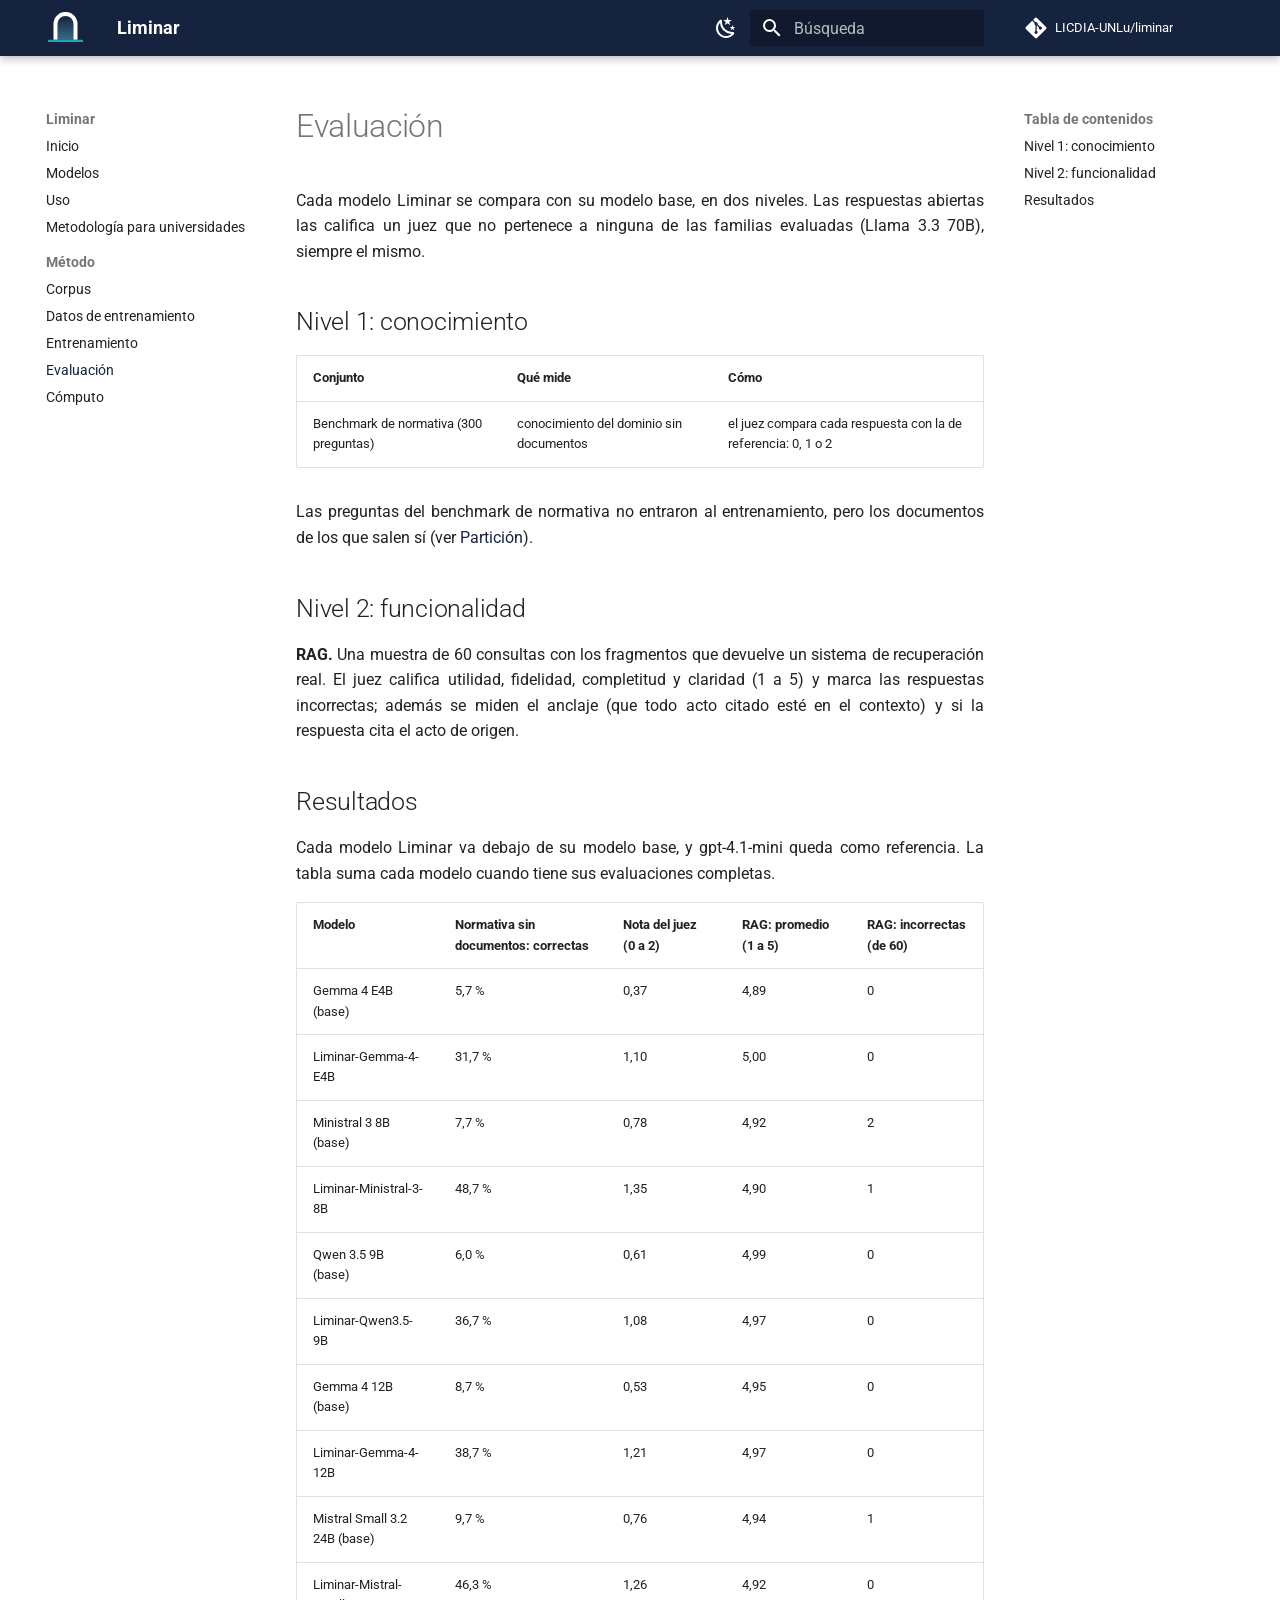
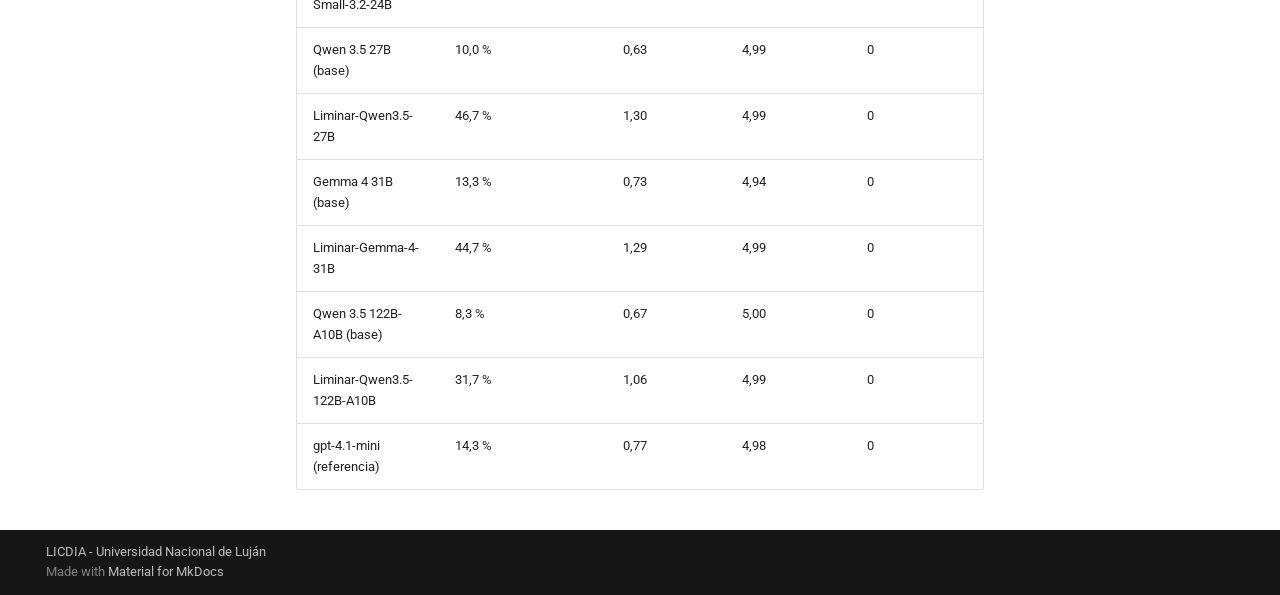
<file: evaluacion/index.html>
<!doctype html>
<html lang="es" class="no-js">
  <head>
    
      <meta charset="utf-8">
      <meta name="viewport" content="width=device-width,initial-scale=1">
      
        <meta name="description" content="Modelos de lenguaje abiertos del sistema universitario argentino">
      
      
      
        <link rel="canonical" href="https://licdia-unlu.github.io/liminar/evaluacion/">
      
      
        <link rel="prev" href="../entrenamiento/">
      
      
        <link rel="next" href="../computo/">
      
      
        
      
      
      <link rel="icon" href="../assets/liminar-icono-64.png">
      <meta name="generator" content="mkdocs-1.6.1, mkdocs-material-9.8.1">
    
    
      
        <title>Evaluación - Liminar</title>
      
    
    
      <link rel="stylesheet" href="../assets/stylesheets/main.57a0d79d.min.css">
      
        
        <link rel="stylesheet" href="../assets/stylesheets/palette.fb2fffe2.min.css">
      
      


    
    
      
    
    
      
        
        
        <link rel="preconnect" href="https://fonts.gstatic.com" crossorigin>
        <link rel="stylesheet" href="https://fonts.googleapis.com/css?family=Roboto:300,300i,400,400i,700,700i%7CRoboto+Mono:400,400i,700,700i&display=fallback">
        <style>:root{--md-text-font:"Roboto";--md-code-font:"Roboto Mono"}</style>
      
    
    
      <link rel="stylesheet" href="../stylesheets/extra.css">
    
    <script>__md_scope=new URL("..",location),__md_hash=e=>[...e].reduce(((e,_)=>(e<<5)-e+_.charCodeAt(0)),0),__md_get=(e,_=localStorage,t=__md_scope)=>JSON.parse(_.getItem(t.pathname+"."+e)),__md_set=(e,_,t=localStorage,a=__md_scope)=>{try{t.setItem(a.pathname+"."+e,JSON.stringify(_))}catch(e){}}</script>
    
      

    
    
  </head>
  
  
    
    
      
    
    
    
    
    <body dir="ltr" data-md-color-scheme="default" data-md-color-primary="custom" data-md-color-accent="custom">
  
    
    <input class="md-toggle" data-md-toggle="drawer" type="checkbox" id="__drawer" autocomplete="off">
    <input class="md-toggle" data-md-toggle="search" type="checkbox" id="__search" autocomplete="off">
    <label class="md-overlay" for="__drawer"></label>
    <div data-md-component="skip">
      
        
        <a href="#evaluacion" class="md-skip">
          Saltar a contenido
        </a>
      
    </div>
    <div data-md-component="announce">
      
    </div>
    
    
      

  

<header class="md-header md-header--shadow" data-md-component="header">
  <nav class="md-header__inner md-grid" aria-label="Cabecera">
    <a href=".." title="Liminar" class="md-header__button md-logo" aria-label="Liminar" data-md-component="logo">
      
  <img src="../assets/liminar-marca-oscuro.svg" alt="logo">

    </a>
    <label class="md-header__button md-icon" for="__drawer">
      
      <svg xmlns="http://www.w3.org/2000/svg" viewBox="0 0 24 24"><path d="M3 6h18v2H3zm0 5h18v2H3zm0 5h18v2H3z"/></svg>
    </label>
    <div class="md-header__title" data-md-component="header-title">
      <div class="md-header__ellipsis">
        <div class="md-header__topic">
          <span class="md-ellipsis">
            Liminar
          </span>
        </div>
        <div class="md-header__topic" data-md-component="header-topic">
          <span class="md-ellipsis">
            
              Evaluación
            
          </span>
        </div>
      </div>
    </div>
    
      
        <form class="md-header__option" data-md-component="palette">
  
    
    
    
    <input class="md-option" data-md-color-media="(prefers-color-scheme: light)" data-md-color-scheme="default" data-md-color-primary="custom" data-md-color-accent="custom"  aria-label="Modo oscuro"  type="radio" name="__palette" id="__palette_0">
    
      <label class="md-header__button md-icon" title="Modo oscuro" for="__palette_1" hidden>
        <svg xmlns="http://www.w3.org/2000/svg" viewBox="0 0 24 24"><path d="m17.75 4.09-2.53 1.94.91 3.06-2.63-1.81-2.63 1.81.91-3.06-2.53-1.94L12.44 4l1.06-3 1.06 3zm3.5 6.91-1.64 1.25.59 1.98-1.7-1.17-1.7 1.17.59-1.98L15.75 11l2.06-.05L18.5 9l.69 1.95zm-2.28 4.95c.83-.08 1.72 1.1 1.19 1.85-.32.45-.66.87-1.08 1.27C15.17 23 8.84 23 4.94 19.07c-3.91-3.9-3.91-10.24 0-14.14.4-.4.82-.76 1.27-1.08.75-.53 1.93.36 1.85 1.19-.27 2.86.69 5.83 2.89 8.02a9.96 9.96 0 0 0 8.02 2.89m-1.64 2.02a12.08 12.08 0 0 1-7.8-3.47c-2.17-2.19-3.33-5-3.49-7.82-2.81 3.14-2.7 7.96.31 10.98 3.02 3.01 7.84 3.12 10.98.31"/></svg>
      </label>
    
  
    
    
    
    <input class="md-option" data-md-color-media="(prefers-color-scheme: dark)" data-md-color-scheme="slate" data-md-color-primary="custom" data-md-color-accent="custom"  aria-label="Modo claro"  type="radio" name="__palette" id="__palette_1">
    
      <label class="md-header__button md-icon" title="Modo claro" for="__palette_0" hidden>
        <svg xmlns="http://www.w3.org/2000/svg" viewBox="0 0 24 24"><path d="M12 7a5 5 0 0 1 5 5 5 5 0 0 1-5 5 5 5 0 0 1-5-5 5 5 0 0 1 5-5m0 2a3 3 0 0 0-3 3 3 3 0 0 0 3 3 3 3 0 0 0 3-3 3 3 0 0 0-3-3m0-7 2.39 3.42C13.65 5.15 12.84 5 12 5s-1.65.15-2.39.42zM3.34 7l4.16-.35A7.2 7.2 0 0 0 5.94 8.5c-.44.74-.69 1.5-.83 2.29zm.02 10 1.76-3.77a7.131 7.131 0 0 0 2.38 4.14zM20.65 7l-1.77 3.79a7.02 7.02 0 0 0-2.38-4.15zm-.01 10-4.14.36c.59-.51 1.12-1.14 1.54-1.86.42-.73.69-1.5.83-2.29zM12 22l-2.41-3.44c.74.27 1.55.44 2.41.44.82 0 1.63-.17 2.37-.44z"/></svg>
      </label>
    
  
</form>
      
    
    
      <script>var palette=__md_get("__palette");if(palette&&palette.color){if("(prefers-color-scheme)"===palette.color.media){var media=matchMedia("(prefers-color-scheme: light)"),input=document.querySelector(media.matches?"[data-md-color-media='(prefers-color-scheme: light)']":"[data-md-color-media='(prefers-color-scheme: dark)']");palette.color.media=input.getAttribute("data-md-color-media"),palette.color.scheme=input.getAttribute("data-md-color-scheme"),palette.color.primary=input.getAttribute("data-md-color-primary"),palette.color.accent=input.getAttribute("data-md-color-accent")}for(var[key,value]of Object.entries(palette.color))document.body.setAttribute("data-md-color-"+key,value)}</script>
    
    
    
      
      
        <label class="md-header__button md-icon" for="__search">
          
          <svg xmlns="http://www.w3.org/2000/svg" viewBox="0 0 24 24"><path d="M9.5 3A6.5 6.5 0 0 1 16 9.5c0 1.61-.59 3.09-1.56 4.23l.27.27h.79l5 5-1.5 1.5-5-5v-.79l-.27-.27A6.52 6.52 0 0 1 9.5 16 6.5 6.5 0 0 1 3 9.5 6.5 6.5 0 0 1 9.5 3m0 2C7 5 5 7 5 9.5S7 14 9.5 14 14 12 14 9.5 12 5 9.5 5"/></svg>
        </label>
        <div class="md-search" data-md-component="search" role="dialog">
  <label class="md-search__overlay" for="__search"></label>
  <div class="md-search__inner" role="search">
    <form class="md-search__form" name="search">
      <input type="text" class="md-search__input" name="query" aria-label="Búsqueda" placeholder="Búsqueda" autocapitalize="off" autocorrect="off" autocomplete="off" spellcheck="false" data-md-component="search-query" required>
      <label class="md-search__icon md-icon" for="__search">
        
        <svg xmlns="http://www.w3.org/2000/svg" viewBox="0 0 24 24"><path d="M9.5 3A6.5 6.5 0 0 1 16 9.5c0 1.61-.59 3.09-1.56 4.23l.27.27h.79l5 5-1.5 1.5-5-5v-.79l-.27-.27A6.52 6.52 0 0 1 9.5 16 6.5 6.5 0 0 1 3 9.5 6.5 6.5 0 0 1 9.5 3m0 2C7 5 5 7 5 9.5S7 14 9.5 14 14 12 14 9.5 12 5 9.5 5"/></svg>
        
        <svg xmlns="http://www.w3.org/2000/svg" viewBox="0 0 24 24"><path d="M20 11v2H8l5.5 5.5-1.42 1.42L4.16 12l7.92-7.92L13.5 5.5 8 11z"/></svg>
      </label>
      <nav class="md-search__options" aria-label="Buscar">
        
        <button type="reset" class="md-search__icon md-icon" title="Limpiar" aria-label="Limpiar" tabindex="-1">
          
          <svg xmlns="http://www.w3.org/2000/svg" viewBox="0 0 24 24"><path d="M19 6.41 17.59 5 12 10.59 6.41 5 5 6.41 10.59 12 5 17.59 6.41 19 12 13.41 17.59 19 19 17.59 13.41 12z"/></svg>
        </button>
      </nav>
      
    </form>
    <div class="md-search__output">
      <div class="md-search__scrollwrap" tabindex="0" data-md-scrollfix>
        <div class="md-search-result" data-md-component="search-result">
          <div class="md-search-result__meta">
            Inicializando búsqueda
          </div>
          <ol class="md-search-result__list" role="presentation"></ol>
        </div>
      </div>
    </div>
  </div>
</div>
      
    
    
      <div class="md-header__source">
        <a href="https://github.com/LICDIA-UNLu/liminar" title="Ir al repositorio" class="md-source" data-md-component="source">
  <div class="md-source__icon md-icon">
    
    <svg xmlns="http://www.w3.org/2000/svg" viewBox="0 0 448 512"><!--! Font Awesome Free 7.1.0 by @fontawesome - https://fontawesome.com License - https://fontawesome.com/license/free (Icons: CC BY 4.0, Fonts: SIL OFL 1.1, Code: MIT License) Copyright 2025 Fonticons, Inc.--><path d="M439.6 236.1 244 40.5c-5.4-5.5-12.8-8.5-20.4-8.5s-15 3-20.4 8.4L162.5 81l51.5 51.5c27.1-9.1 52.7 16.8 43.4 43.7l49.7 49.7c34.2-11.8 61.2 31 35.5 56.7-26.5 26.5-70.2-2.9-56-37.3L240.3 199v121.9c25.3 12.5 22.3 41.8 9.1 55-6.4 6.4-15.2 10.1-24.3 10.1s-17.8-3.6-24.3-10.1c-17.6-17.6-11.1-46.9 11.2-56v-123c-20.8-8.5-24.6-30.7-18.6-45L142.6 101 8.5 235.1C3 240.6 0 247.9 0 255.5s3 15 8.5 20.4l195.6 195.7c5.4 5.4 12.7 8.4 20.4 8.4s15-3 20.4-8.4l194.7-194.7c5.4-5.4 8.4-12.8 8.4-20.4s-3-15-8.4-20.4"/></svg>
  </div>
  <div class="md-source__repository">
    LICDIA-UNLu/liminar
  </div>
</a>
      </div>
    
  </nav>
  
</header>
    
    <div class="md-container" data-md-component="container">
      
      
        
          
        
      
      <main class="md-main" data-md-component="main">
        <div class="md-main__inner md-grid">
          
            
              
              <div class="md-sidebar md-sidebar--primary" data-md-component="sidebar" data-md-type="navigation" >
                <div class="md-sidebar__scrollwrap">
                  <div class="md-sidebar__inner">
                    



<nav class="md-nav md-nav--primary" aria-label="Navegación" data-md-level="0">
  <label class="md-nav__title" for="__drawer">
    <a href=".." title="Liminar" class="md-nav__button md-logo" aria-label="Liminar" data-md-component="logo">
      
  <img src="../assets/liminar-marca-oscuro.svg" alt="logo">

    </a>
    Liminar
  </label>
  
    <div class="md-nav__source">
      <a href="https://github.com/LICDIA-UNLu/liminar" title="Ir al repositorio" class="md-source" data-md-component="source">
  <div class="md-source__icon md-icon">
    
    <svg xmlns="http://www.w3.org/2000/svg" viewBox="0 0 448 512"><!--! Font Awesome Free 7.1.0 by @fontawesome - https://fontawesome.com License - https://fontawesome.com/license/free (Icons: CC BY 4.0, Fonts: SIL OFL 1.1, Code: MIT License) Copyright 2025 Fonticons, Inc.--><path d="M439.6 236.1 244 40.5c-5.4-5.5-12.8-8.5-20.4-8.5s-15 3-20.4 8.4L162.5 81l51.5 51.5c27.1-9.1 52.7 16.8 43.4 43.7l49.7 49.7c34.2-11.8 61.2 31 35.5 56.7-26.5 26.5-70.2-2.9-56-37.3L240.3 199v121.9c25.3 12.5 22.3 41.8 9.1 55-6.4 6.4-15.2 10.1-24.3 10.1s-17.8-3.6-24.3-10.1c-17.6-17.6-11.1-46.9 11.2-56v-123c-20.8-8.5-24.6-30.7-18.6-45L142.6 101 8.5 235.1C3 240.6 0 247.9 0 255.5s3 15 8.5 20.4l195.6 195.7c5.4 5.4 12.7 8.4 20.4 8.4s15-3 20.4-8.4l194.7-194.7c5.4-5.4 8.4-12.8 8.4-20.4s-3-15-8.4-20.4"/></svg>
  </div>
  <div class="md-source__repository">
    LICDIA-UNLu/liminar
  </div>
</a>
    </div>
  
  <ul class="md-nav__list" data-md-scrollfix>
    
      
      
  
  
  
  
    <li class="md-nav__item">
      <a href=".." class="md-nav__link">
        
  
  
  <span class="md-ellipsis">
    
  
    Inicio
  

    
  </span>
  
  

      </a>
    </li>
  

    
      
      
  
  
  
  
    <li class="md-nav__item">
      <a href="../modelos/" class="md-nav__link">
        
  
  
  <span class="md-ellipsis">
    
  
    Modelos
  

    
  </span>
  
  

      </a>
    </li>
  

    
      
      
  
  
  
  
    <li class="md-nav__item">
      <a href="../uso/" class="md-nav__link">
        
  
  
  <span class="md-ellipsis">
    
  
    Uso
  

    
  </span>
  
  

      </a>
    </li>
  

    
      
      
  
  
  
  
    <li class="md-nav__item">
      <a href="../metodologia/" class="md-nav__link">
        
  
  
  <span class="md-ellipsis">
    
  
    Metodología para universidades
  

    
  </span>
  
  

      </a>
    </li>
  

    
      
      
  
  
    
  
  
  
    
    
    
    
      
        
        
      
    
    
    <li class="md-nav__item md-nav__item--active md-nav__item--section md-nav__item--nested">
      
        
        
        <input class="md-nav__toggle md-toggle " type="checkbox" id="__nav_5" checked>
        
          
          <label class="md-nav__link" for="__nav_5" id="__nav_5_label" tabindex="">
            
  
  
  <span class="md-ellipsis">
    
  
    Método
  

    
  </span>
  
  

            <span class="md-nav__icon md-icon"></span>
          </label>
        
        <nav class="md-nav" data-md-level="1" aria-labelledby="__nav_5_label" aria-expanded="true">
          <label class="md-nav__title" for="__nav_5">
            <span class="md-nav__icon md-icon"></span>
            
  
    Método
  

          </label>
          <ul class="md-nav__list" data-md-scrollfix>
            
              
                
  
  
  
  
    <li class="md-nav__item">
      <a href="../corpus/" class="md-nav__link">
        
  
  
  <span class="md-ellipsis">
    
  
    Corpus
  

    
  </span>
  
  

      </a>
    </li>
  

              
            
              
                
  
  
  
  
    <li class="md-nav__item">
      <a href="../datos/" class="md-nav__link">
        
  
  
  <span class="md-ellipsis">
    
  
    Datos de entrenamiento
  

    
  </span>
  
  

      </a>
    </li>
  

              
            
              
                
  
  
  
  
    <li class="md-nav__item">
      <a href="../entrenamiento/" class="md-nav__link">
        
  
  
  <span class="md-ellipsis">
    
  
    Entrenamiento
  

    
  </span>
  
  

      </a>
    </li>
  

              
            
              
                
  
  
    
  
  
  
    <li class="md-nav__item md-nav__item--active">
      
      <input class="md-nav__toggle md-toggle" type="checkbox" id="__toc">
      
      
        
      
      
        <label class="md-nav__link md-nav__link--active" for="__toc">
          
  
  
  <span class="md-ellipsis">
    
  
    Evaluación
  

    
  </span>
  
  

          <span class="md-nav__icon md-icon"></span>
        </label>
      
      <a href="./" class="md-nav__link md-nav__link--active">
        
  
  
  <span class="md-ellipsis">
    
  
    Evaluación
  

    
  </span>
  
  

      </a>
      
        

<nav class="md-nav md-nav--secondary" aria-label="Tabla de contenidos">
  
  
  
    
  
  
    <label class="md-nav__title" for="__toc">
      <span class="md-nav__icon md-icon"></span>
      Tabla de contenidos
    </label>
    <ul class="md-nav__list" data-md-component="toc" data-md-scrollfix>
      
        <li class="md-nav__item">
  <a href="#nivel-1-conocimiento" class="md-nav__link">
    <span class="md-ellipsis">
      
        Nivel 1: conocimiento
      
    </span>
  </a>
  
</li>
      
        <li class="md-nav__item">
  <a href="#nivel-2-funcionalidad" class="md-nav__link">
    <span class="md-ellipsis">
      
        Nivel 2: funcionalidad
      
    </span>
  </a>
  
</li>
      
        <li class="md-nav__item">
  <a href="#resultados" class="md-nav__link">
    <span class="md-ellipsis">
      
        Resultados
      
    </span>
  </a>
  
</li>
      
    </ul>
  
</nav>
      
    </li>
  

              
            
              
                
  
  
  
  
    <li class="md-nav__item">
      <a href="../computo/" class="md-nav__link">
        
  
  
  <span class="md-ellipsis">
    
  
    Cómputo
  

    
  </span>
  
  

      </a>
    </li>
  

              
            
          </ul>
        </nav>
      
    </li>
  

    
  </ul>
</nav>
                  </div>
                </div>
              </div>
            
            
              
              <div class="md-sidebar md-sidebar--secondary" data-md-component="sidebar" data-md-type="toc" >
                <div class="md-sidebar__scrollwrap">
                  <div class="md-sidebar__inner">
                    

<nav class="md-nav md-nav--secondary" aria-label="Tabla de contenidos">
  
  
  
    
  
  
    <label class="md-nav__title" for="__toc">
      <span class="md-nav__icon md-icon"></span>
      Tabla de contenidos
    </label>
    <ul class="md-nav__list" data-md-component="toc" data-md-scrollfix>
      
        <li class="md-nav__item">
  <a href="#nivel-1-conocimiento" class="md-nav__link">
    <span class="md-ellipsis">
      
        Nivel 1: conocimiento
      
    </span>
  </a>
  
</li>
      
        <li class="md-nav__item">
  <a href="#nivel-2-funcionalidad" class="md-nav__link">
    <span class="md-ellipsis">
      
        Nivel 2: funcionalidad
      
    </span>
  </a>
  
</li>
      
        <li class="md-nav__item">
  <a href="#resultados" class="md-nav__link">
    <span class="md-ellipsis">
      
        Resultados
      
    </span>
  </a>
  
</li>
      
    </ul>
  
</nav>
                  </div>
                </div>
              </div>
            
          
          
            <div class="md-content" data-md-component="content">
              
              <article class="md-content__inner md-typeset">
                
                  


  
  


<h1 id="evaluacion">Evaluación<a class="headerlink" href="#evaluacion" title="Permanent link">&para;</a></h1>
<p>Cada modelo Liminar se compara con su modelo base, en dos niveles. Las respuestas abiertas las califica un juez que no
pertenece a ninguna de las familias evaluadas (Llama 3.3 70B), siempre el mismo.</p>
<h2 id="nivel-1-conocimiento">Nivel 1: conocimiento<a class="headerlink" href="#nivel-1-conocimiento" title="Permanent link">&para;</a></h2>
<table>
<thead>
<tr>
<th>Conjunto</th>
<th>Qué mide</th>
<th>Cómo</th>
</tr>
</thead>
<tbody>
<tr>
<td>Benchmark de normativa (300 preguntas)</td>
<td>conocimiento del dominio sin documentos</td>
<td>el juez compara cada respuesta con la de referencia: 0, 1 o 2</td>
</tr>
</tbody>
</table>
<p>Las preguntas del benchmark de normativa no entraron al entrenamiento, pero los documentos de los que salen sí (ver
<a href="../datos/#particion">Partición</a>).</p>
<h2 id="nivel-2-funcionalidad">Nivel 2: funcionalidad<a class="headerlink" href="#nivel-2-funcionalidad" title="Permanent link">&para;</a></h2>
<p><strong>RAG.</strong> Una muestra de 60 consultas con los fragmentos que devuelve un sistema de recuperación real. El juez califica
utilidad, fidelidad, completitud y claridad (1 a 5) y marca las respuestas incorrectas; además se miden el anclaje (que
todo acto citado esté en el contexto) y si la respuesta cita el acto de origen.</p>
<h2 id="resultados">Resultados<a class="headerlink" href="#resultados" title="Permanent link">&para;</a></h2>
<p>Cada modelo Liminar va debajo de su modelo base, y gpt-4.1-mini queda como referencia. La tabla suma
cada modelo cuando tiene sus evaluaciones completas.</p>
<table>
<thead>
<tr>
<th>Modelo</th>
<th>Normativa sin documentos: correctas</th>
<th>Nota del juez (0 a 2)</th>
<th>RAG: promedio (1 a 5)</th>
<th>RAG: incorrectas (de 60)</th>
</tr>
</thead>
<tbody>
<tr>
<td>Gemma 4 E4B (base)</td>
<td>5,7 %</td>
<td>0,37</td>
<td>4,89</td>
<td>0</td>
</tr>
<tr>
<td>Liminar-Gemma-4-E4B</td>
<td>31,7 %</td>
<td>1,10</td>
<td>5,00</td>
<td>0</td>
</tr>
<tr>
<td>Ministral 3 8B (base)</td>
<td>7,7 %</td>
<td>0,78</td>
<td>4,92</td>
<td>2</td>
</tr>
<tr>
<td>Liminar-Ministral-3-8B</td>
<td>48,7 %</td>
<td>1,35</td>
<td>4,90</td>
<td>1</td>
</tr>
<tr>
<td>Qwen 3.5 9B (base)</td>
<td>6,0 %</td>
<td>0,61</td>
<td>4,99</td>
<td>0</td>
</tr>
<tr>
<td>Liminar-Qwen3.5-9B</td>
<td>36,7 %</td>
<td>1,08</td>
<td>4,97</td>
<td>0</td>
</tr>
<tr>
<td>Gemma 4 12B (base)</td>
<td>8,7 %</td>
<td>0,53</td>
<td>4,95</td>
<td>0</td>
</tr>
<tr>
<td>Liminar-Gemma-4-12B</td>
<td>38,7 %</td>
<td>1,21</td>
<td>4,97</td>
<td>0</td>
</tr>
<tr>
<td>Mistral Small 3.2 24B (base)</td>
<td>9,7 %</td>
<td>0,76</td>
<td>4,94</td>
<td>1</td>
</tr>
<tr>
<td>Liminar-Mistral-Small-3.2-24B</td>
<td>46,3 %</td>
<td>1,26</td>
<td>4,92</td>
<td>0</td>
</tr>
<tr>
<td>Qwen 3.5 27B (base)</td>
<td>10,0 %</td>
<td>0,63</td>
<td>4,99</td>
<td>0</td>
</tr>
<tr>
<td>Liminar-Qwen3.5-27B</td>
<td>46,7 %</td>
<td>1,30</td>
<td>4,99</td>
<td>0</td>
</tr>
<tr>
<td>Gemma 4 31B (base)</td>
<td>13,3 %</td>
<td>0,73</td>
<td>4,94</td>
<td>0</td>
</tr>
<tr>
<td>Liminar-Gemma-4-31B</td>
<td>44,7 %</td>
<td>1,29</td>
<td>4,99</td>
<td>0</td>
</tr>
<tr>
<td>Qwen 3.5 122B-A10B (base)</td>
<td>8,3 %</td>
<td>0,67</td>
<td>5,00</td>
<td>0</td>
</tr>
<tr>
<td>Liminar-Qwen3.5-122B-A10B</td>
<td>31,7 %</td>
<td>1,06</td>
<td>4,99</td>
<td>0</td>
</tr>
<tr>
<td>gpt-4.1-mini (referencia)</td>
<td>14,3 %</td>
<td>0,77</td>
<td>4,98</td>
<td>0</td>
</tr>
</tbody>
</table>












                
              </article>
            </div>
          
          
<script>var target=document.getElementById(location.hash.slice(1));target&&target.name&&(target.checked=target.name.startsWith("__tabbed_"))</script>
        </div>
        
          <button type="button" class="md-top md-icon" data-md-component="top" hidden>
  
  <svg xmlns="http://www.w3.org/2000/svg" viewBox="0 0 24 24"><path d="M13 20h-2V8l-5.5 5.5-1.42-1.42L12 4.16l7.92 7.92-1.42 1.42L13 8z"/></svg>
  Volver al principio
</button>
        
      </main>
      
        <footer class="md-footer">
  
  <div class="md-footer-meta md-typeset">
    <div class="md-footer-meta__inner md-grid">
      <div class="md-copyright">
  
    <div class="md-copyright__highlight">
      LICDIA - Universidad Nacional de Luján
    </div>
  
  
    Made with
    <a href="https://squidfunk.github.io/mkdocs-material/" target="_blank" rel="noopener">
      Material for MkDocs
    </a>
  
</div>
      
    </div>
  </div>
</footer>
      
    </div>
    <div class="md-dialog" data-md-component="dialog">
      <div class="md-dialog__inner md-typeset"></div>
    </div>
    
    
    
      
      
      <script id="__config" type="application/json">{"annotate": null, "base": "..", "features": ["navigation.sections", "navigation.top", "content.code.copy"], "search": "../assets/javascripts/workers/search.a7633da7.min.js", "tags": null, "translations": {"clipboard.copied": "Copiado al portapapeles", "clipboard.copy": "Copiar al portapapeles", "search.result.more.one": "1 m\u00e1s en esta p\u00e1gina", "search.result.more.other": "# m\u00e1s en esta p\u00e1gina", "search.result.none": "No se encontraron documentos", "search.result.one": "1 documento encontrado", "search.result.other": "# documentos encontrados", "search.result.placeholder": "Teclee para comenzar b\u00fasqueda", "search.result.term.missing": "Falta", "select.version": "Seleccionar versi\u00f3n"}, "version": null}</script>
    
    
      <script src="../assets/javascripts/bundle.a5f9d56c.min.js"></script>
      
    
  </body>
</html>
</file>
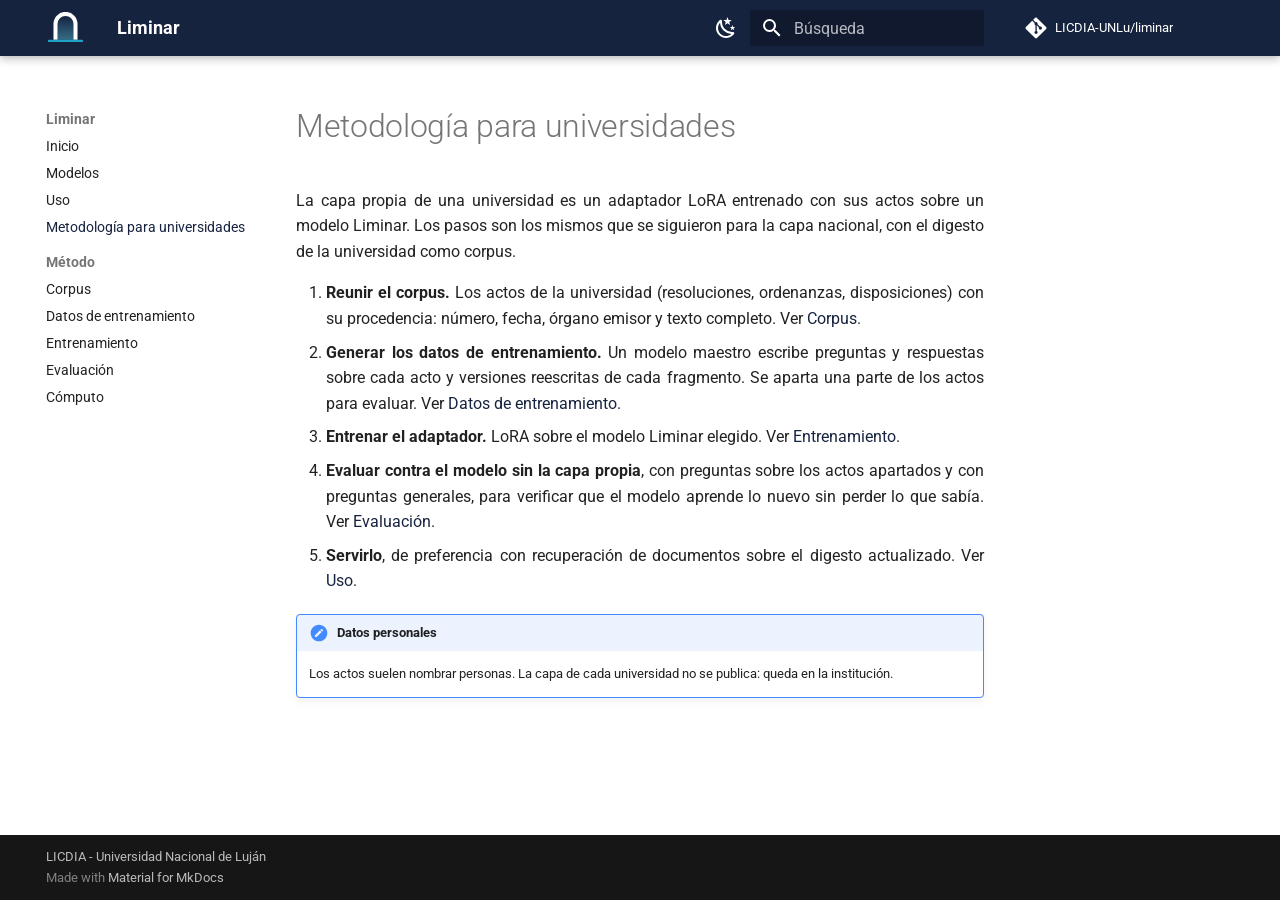
<file: metodologia/index.html>
<!doctype html>
<html lang="es" class="no-js">
  <head>
    
      <meta charset="utf-8">
      <meta name="viewport" content="width=device-width,initial-scale=1">
      
        <meta name="description" content="Modelos de lenguaje abiertos del sistema universitario argentino">
      
      
      
        <link rel="canonical" href="https://licdia-unlu.github.io/liminar/metodologia/">
      
      
        <link rel="prev" href="../uso/">
      
      
        <link rel="next" href="../corpus/">
      
      
        
      
      
      <link rel="icon" href="../assets/liminar-icono-64.png">
      <meta name="generator" content="mkdocs-1.6.1, mkdocs-material-9.8.1">
    
    
      
        <title>Metodología para universidades - Liminar</title>
      
    
    
      <link rel="stylesheet" href="../assets/stylesheets/main.57a0d79d.min.css">
      
        
        <link rel="stylesheet" href="../assets/stylesheets/palette.fb2fffe2.min.css">
      
      


    
    
      
    
    
      
        
        
        <link rel="preconnect" href="https://fonts.gstatic.com" crossorigin>
        <link rel="stylesheet" href="https://fonts.googleapis.com/css?family=Roboto:300,300i,400,400i,700,700i%7CRoboto+Mono:400,400i,700,700i&display=fallback">
        <style>:root{--md-text-font:"Roboto";--md-code-font:"Roboto Mono"}</style>
      
    
    
      <link rel="stylesheet" href="../stylesheets/extra.css">
    
    <script>__md_scope=new URL("..",location),__md_hash=e=>[...e].reduce(((e,_)=>(e<<5)-e+_.charCodeAt(0)),0),__md_get=(e,_=localStorage,t=__md_scope)=>JSON.parse(_.getItem(t.pathname+"."+e)),__md_set=(e,_,t=localStorage,a=__md_scope)=>{try{t.setItem(a.pathname+"."+e,JSON.stringify(_))}catch(e){}}</script>
    
      

    
    
  </head>
  
  
    
    
      
    
    
    
    
    <body dir="ltr" data-md-color-scheme="default" data-md-color-primary="custom" data-md-color-accent="custom">
  
    
    <input class="md-toggle" data-md-toggle="drawer" type="checkbox" id="__drawer" autocomplete="off">
    <input class="md-toggle" data-md-toggle="search" type="checkbox" id="__search" autocomplete="off">
    <label class="md-overlay" for="__drawer"></label>
    <div data-md-component="skip">
      
        
        <a href="#metodologia-para-universidades" class="md-skip">
          Saltar a contenido
        </a>
      
    </div>
    <div data-md-component="announce">
      
    </div>
    
    
      

  

<header class="md-header md-header--shadow" data-md-component="header">
  <nav class="md-header__inner md-grid" aria-label="Cabecera">
    <a href=".." title="Liminar" class="md-header__button md-logo" aria-label="Liminar" data-md-component="logo">
      
  <img src="../assets/liminar-marca-oscuro.svg" alt="logo">

    </a>
    <label class="md-header__button md-icon" for="__drawer">
      
      <svg xmlns="http://www.w3.org/2000/svg" viewBox="0 0 24 24"><path d="M3 6h18v2H3zm0 5h18v2H3zm0 5h18v2H3z"/></svg>
    </label>
    <div class="md-header__title" data-md-component="header-title">
      <div class="md-header__ellipsis">
        <div class="md-header__topic">
          <span class="md-ellipsis">
            Liminar
          </span>
        </div>
        <div class="md-header__topic" data-md-component="header-topic">
          <span class="md-ellipsis">
            
              Metodología para universidades
            
          </span>
        </div>
      </div>
    </div>
    
      
        <form class="md-header__option" data-md-component="palette">
  
    
    
    
    <input class="md-option" data-md-color-media="(prefers-color-scheme: light)" data-md-color-scheme="default" data-md-color-primary="custom" data-md-color-accent="custom"  aria-label="Modo oscuro"  type="radio" name="__palette" id="__palette_0">
    
      <label class="md-header__button md-icon" title="Modo oscuro" for="__palette_1" hidden>
        <svg xmlns="http://www.w3.org/2000/svg" viewBox="0 0 24 24"><path d="m17.75 4.09-2.53 1.94.91 3.06-2.63-1.81-2.63 1.81.91-3.06-2.53-1.94L12.44 4l1.06-3 1.06 3zm3.5 6.91-1.64 1.25.59 1.98-1.7-1.17-1.7 1.17.59-1.98L15.75 11l2.06-.05L18.5 9l.69 1.95zm-2.28 4.95c.83-.08 1.72 1.1 1.19 1.85-.32.45-.66.87-1.08 1.27C15.17 23 8.84 23 4.94 19.07c-3.91-3.9-3.91-10.24 0-14.14.4-.4.82-.76 1.27-1.08.75-.53 1.93.36 1.85 1.19-.27 2.86.69 5.83 2.89 8.02a9.96 9.96 0 0 0 8.02 2.89m-1.64 2.02a12.08 12.08 0 0 1-7.8-3.47c-2.17-2.19-3.33-5-3.49-7.82-2.81 3.14-2.7 7.96.31 10.98 3.02 3.01 7.84 3.12 10.98.31"/></svg>
      </label>
    
  
    
    
    
    <input class="md-option" data-md-color-media="(prefers-color-scheme: dark)" data-md-color-scheme="slate" data-md-color-primary="custom" data-md-color-accent="custom"  aria-label="Modo claro"  type="radio" name="__palette" id="__palette_1">
    
      <label class="md-header__button md-icon" title="Modo claro" for="__palette_0" hidden>
        <svg xmlns="http://www.w3.org/2000/svg" viewBox="0 0 24 24"><path d="M12 7a5 5 0 0 1 5 5 5 5 0 0 1-5 5 5 5 0 0 1-5-5 5 5 0 0 1 5-5m0 2a3 3 0 0 0-3 3 3 3 0 0 0 3 3 3 3 0 0 0 3-3 3 3 0 0 0-3-3m0-7 2.39 3.42C13.65 5.15 12.84 5 12 5s-1.65.15-2.39.42zM3.34 7l4.16-.35A7.2 7.2 0 0 0 5.94 8.5c-.44.74-.69 1.5-.83 2.29zm.02 10 1.76-3.77a7.131 7.131 0 0 0 2.38 4.14zM20.65 7l-1.77 3.79a7.02 7.02 0 0 0-2.38-4.15zm-.01 10-4.14.36c.59-.51 1.12-1.14 1.54-1.86.42-.73.69-1.5.83-2.29zM12 22l-2.41-3.44c.74.27 1.55.44 2.41.44.82 0 1.63-.17 2.37-.44z"/></svg>
      </label>
    
  
</form>
      
    
    
      <script>var palette=__md_get("__palette");if(palette&&palette.color){if("(prefers-color-scheme)"===palette.color.media){var media=matchMedia("(prefers-color-scheme: light)"),input=document.querySelector(media.matches?"[data-md-color-media='(prefers-color-scheme: light)']":"[data-md-color-media='(prefers-color-scheme: dark)']");palette.color.media=input.getAttribute("data-md-color-media"),palette.color.scheme=input.getAttribute("data-md-color-scheme"),palette.color.primary=input.getAttribute("data-md-color-primary"),palette.color.accent=input.getAttribute("data-md-color-accent")}for(var[key,value]of Object.entries(palette.color))document.body.setAttribute("data-md-color-"+key,value)}</script>
    
    
    
      
      
        <label class="md-header__button md-icon" for="__search">
          
          <svg xmlns="http://www.w3.org/2000/svg" viewBox="0 0 24 24"><path d="M9.5 3A6.5 6.5 0 0 1 16 9.5c0 1.61-.59 3.09-1.56 4.23l.27.27h.79l5 5-1.5 1.5-5-5v-.79l-.27-.27A6.52 6.52 0 0 1 9.5 16 6.5 6.5 0 0 1 3 9.5 6.5 6.5 0 0 1 9.5 3m0 2C7 5 5 7 5 9.5S7 14 9.5 14 14 12 14 9.5 12 5 9.5 5"/></svg>
        </label>
        <div class="md-search" data-md-component="search" role="dialog">
  <label class="md-search__overlay" for="__search"></label>
  <div class="md-search__inner" role="search">
    <form class="md-search__form" name="search">
      <input type="text" class="md-search__input" name="query" aria-label="Búsqueda" placeholder="Búsqueda" autocapitalize="off" autocorrect="off" autocomplete="off" spellcheck="false" data-md-component="search-query" required>
      <label class="md-search__icon md-icon" for="__search">
        
        <svg xmlns="http://www.w3.org/2000/svg" viewBox="0 0 24 24"><path d="M9.5 3A6.5 6.5 0 0 1 16 9.5c0 1.61-.59 3.09-1.56 4.23l.27.27h.79l5 5-1.5 1.5-5-5v-.79l-.27-.27A6.52 6.52 0 0 1 9.5 16 6.5 6.5 0 0 1 3 9.5 6.5 6.5 0 0 1 9.5 3m0 2C7 5 5 7 5 9.5S7 14 9.5 14 14 12 14 9.5 12 5 9.5 5"/></svg>
        
        <svg xmlns="http://www.w3.org/2000/svg" viewBox="0 0 24 24"><path d="M20 11v2H8l5.5 5.5-1.42 1.42L4.16 12l7.92-7.92L13.5 5.5 8 11z"/></svg>
      </label>
      <nav class="md-search__options" aria-label="Buscar">
        
        <button type="reset" class="md-search__icon md-icon" title="Limpiar" aria-label="Limpiar" tabindex="-1">
          
          <svg xmlns="http://www.w3.org/2000/svg" viewBox="0 0 24 24"><path d="M19 6.41 17.59 5 12 10.59 6.41 5 5 6.41 10.59 12 5 17.59 6.41 19 12 13.41 17.59 19 19 17.59 13.41 12z"/></svg>
        </button>
      </nav>
      
    </form>
    <div class="md-search__output">
      <div class="md-search__scrollwrap" tabindex="0" data-md-scrollfix>
        <div class="md-search-result" data-md-component="search-result">
          <div class="md-search-result__meta">
            Inicializando búsqueda
          </div>
          <ol class="md-search-result__list" role="presentation"></ol>
        </div>
      </div>
    </div>
  </div>
</div>
      
    
    
      <div class="md-header__source">
        <a href="https://github.com/LICDIA-UNLu/liminar" title="Ir al repositorio" class="md-source" data-md-component="source">
  <div class="md-source__icon md-icon">
    
    <svg xmlns="http://www.w3.org/2000/svg" viewBox="0 0 448 512"><!--! Font Awesome Free 7.1.0 by @fontawesome - https://fontawesome.com License - https://fontawesome.com/license/free (Icons: CC BY 4.0, Fonts: SIL OFL 1.1, Code: MIT License) Copyright 2025 Fonticons, Inc.--><path d="M439.6 236.1 244 40.5c-5.4-5.5-12.8-8.5-20.4-8.5s-15 3-20.4 8.4L162.5 81l51.5 51.5c27.1-9.1 52.7 16.8 43.4 43.7l49.7 49.7c34.2-11.8 61.2 31 35.5 56.7-26.5 26.5-70.2-2.9-56-37.3L240.3 199v121.9c25.3 12.5 22.3 41.8 9.1 55-6.4 6.4-15.2 10.1-24.3 10.1s-17.8-3.6-24.3-10.1c-17.6-17.6-11.1-46.9 11.2-56v-123c-20.8-8.5-24.6-30.7-18.6-45L142.6 101 8.5 235.1C3 240.6 0 247.9 0 255.5s3 15 8.5 20.4l195.6 195.7c5.4 5.4 12.7 8.4 20.4 8.4s15-3 20.4-8.4l194.7-194.7c5.4-5.4 8.4-12.8 8.4-20.4s-3-15-8.4-20.4"/></svg>
  </div>
  <div class="md-source__repository">
    LICDIA-UNLu/liminar
  </div>
</a>
      </div>
    
  </nav>
  
</header>
    
    <div class="md-container" data-md-component="container">
      
      
        
          
        
      
      <main class="md-main" data-md-component="main">
        <div class="md-main__inner md-grid">
          
            
              
              <div class="md-sidebar md-sidebar--primary" data-md-component="sidebar" data-md-type="navigation" >
                <div class="md-sidebar__scrollwrap">
                  <div class="md-sidebar__inner">
                    



<nav class="md-nav md-nav--primary" aria-label="Navegación" data-md-level="0">
  <label class="md-nav__title" for="__drawer">
    <a href=".." title="Liminar" class="md-nav__button md-logo" aria-label="Liminar" data-md-component="logo">
      
  <img src="../assets/liminar-marca-oscuro.svg" alt="logo">

    </a>
    Liminar
  </label>
  
    <div class="md-nav__source">
      <a href="https://github.com/LICDIA-UNLu/liminar" title="Ir al repositorio" class="md-source" data-md-component="source">
  <div class="md-source__icon md-icon">
    
    <svg xmlns="http://www.w3.org/2000/svg" viewBox="0 0 448 512"><!--! Font Awesome Free 7.1.0 by @fontawesome - https://fontawesome.com License - https://fontawesome.com/license/free (Icons: CC BY 4.0, Fonts: SIL OFL 1.1, Code: MIT License) Copyright 2025 Fonticons, Inc.--><path d="M439.6 236.1 244 40.5c-5.4-5.5-12.8-8.5-20.4-8.5s-15 3-20.4 8.4L162.5 81l51.5 51.5c27.1-9.1 52.7 16.8 43.4 43.7l49.7 49.7c34.2-11.8 61.2 31 35.5 56.7-26.5 26.5-70.2-2.9-56-37.3L240.3 199v121.9c25.3 12.5 22.3 41.8 9.1 55-6.4 6.4-15.2 10.1-24.3 10.1s-17.8-3.6-24.3-10.1c-17.6-17.6-11.1-46.9 11.2-56v-123c-20.8-8.5-24.6-30.7-18.6-45L142.6 101 8.5 235.1C3 240.6 0 247.9 0 255.5s3 15 8.5 20.4l195.6 195.7c5.4 5.4 12.7 8.4 20.4 8.4s15-3 20.4-8.4l194.7-194.7c5.4-5.4 8.4-12.8 8.4-20.4s-3-15-8.4-20.4"/></svg>
  </div>
  <div class="md-source__repository">
    LICDIA-UNLu/liminar
  </div>
</a>
    </div>
  
  <ul class="md-nav__list" data-md-scrollfix>
    
      
      
  
  
  
  
    <li class="md-nav__item">
      <a href=".." class="md-nav__link">
        
  
  
  <span class="md-ellipsis">
    
  
    Inicio
  

    
  </span>
  
  

      </a>
    </li>
  

    
      
      
  
  
  
  
    <li class="md-nav__item">
      <a href="../modelos/" class="md-nav__link">
        
  
  
  <span class="md-ellipsis">
    
  
    Modelos
  

    
  </span>
  
  

      </a>
    </li>
  

    
      
      
  
  
  
  
    <li class="md-nav__item">
      <a href="../uso/" class="md-nav__link">
        
  
  
  <span class="md-ellipsis">
    
  
    Uso
  

    
  </span>
  
  

      </a>
    </li>
  

    
      
      
  
  
    
  
  
  
    <li class="md-nav__item md-nav__item--active">
      
      <input class="md-nav__toggle md-toggle" type="checkbox" id="__toc">
      
      
        
      
      
      <a href="./" class="md-nav__link md-nav__link--active">
        
  
  
  <span class="md-ellipsis">
    
  
    Metodología para universidades
  

    
  </span>
  
  

      </a>
      
    </li>
  

    
      
      
  
  
  
  
    
    
    
    
      
        
        
      
    
    
    <li class="md-nav__item md-nav__item--section md-nav__item--nested">
      
        
        
        <input class="md-nav__toggle md-toggle " type="checkbox" id="__nav_5" >
        
          
          <label class="md-nav__link" for="__nav_5" id="__nav_5_label" tabindex="">
            
  
  
  <span class="md-ellipsis">
    
  
    Método
  

    
  </span>
  
  

            <span class="md-nav__icon md-icon"></span>
          </label>
        
        <nav class="md-nav" data-md-level="1" aria-labelledby="__nav_5_label" aria-expanded="false">
          <label class="md-nav__title" for="__nav_5">
            <span class="md-nav__icon md-icon"></span>
            
  
    Método
  

          </label>
          <ul class="md-nav__list" data-md-scrollfix>
            
              
                
  
  
  
  
    <li class="md-nav__item">
      <a href="../corpus/" class="md-nav__link">
        
  
  
  <span class="md-ellipsis">
    
  
    Corpus
  

    
  </span>
  
  

      </a>
    </li>
  

              
            
              
                
  
  
  
  
    <li class="md-nav__item">
      <a href="../datos/" class="md-nav__link">
        
  
  
  <span class="md-ellipsis">
    
  
    Datos de entrenamiento
  

    
  </span>
  
  

      </a>
    </li>
  

              
            
              
                
  
  
  
  
    <li class="md-nav__item">
      <a href="../entrenamiento/" class="md-nav__link">
        
  
  
  <span class="md-ellipsis">
    
  
    Entrenamiento
  

    
  </span>
  
  

      </a>
    </li>
  

              
            
              
                
  
  
  
  
    <li class="md-nav__item">
      <a href="../evaluacion/" class="md-nav__link">
        
  
  
  <span class="md-ellipsis">
    
  
    Evaluación
  

    
  </span>
  
  

      </a>
    </li>
  

              
            
              
                
  
  
  
  
    <li class="md-nav__item">
      <a href="../computo/" class="md-nav__link">
        
  
  
  <span class="md-ellipsis">
    
  
    Cómputo
  

    
  </span>
  
  

      </a>
    </li>
  

              
            
          </ul>
        </nav>
      
    </li>
  

    
  </ul>
</nav>
                  </div>
                </div>
              </div>
            
            
              
              <div class="md-sidebar md-sidebar--secondary" data-md-component="sidebar" data-md-type="toc" >
                <div class="md-sidebar__scrollwrap">
                  <div class="md-sidebar__inner">
                    

<nav class="md-nav md-nav--secondary" aria-label="Tabla de contenidos">
  
  
  
    
  
  
</nav>
                  </div>
                </div>
              </div>
            
          
          
            <div class="md-content" data-md-component="content">
              
              <article class="md-content__inner md-typeset">
                
                  


  
  


<h1 id="metodologia-para-universidades">Metodología para universidades<a class="headerlink" href="#metodologia-para-universidades" title="Permanent link">&para;</a></h1>
<p>La capa propia de una universidad es un adaptador LoRA entrenado con sus actos sobre un modelo Liminar. Los pasos son
los mismos que se siguieron para la capa nacional, con el digesto de la universidad como corpus.</p>
<ol>
<li><strong>Reunir el corpus.</strong> Los actos de la universidad (resoluciones, ordenanzas, disposiciones) con su procedencia: número,
   fecha, órgano emisor y texto completo. Ver <a href="../corpus/">Corpus</a>.</li>
<li><strong>Generar los datos de entrenamiento.</strong> Un modelo maestro escribe preguntas y respuestas sobre cada acto y versiones
   reescritas de cada fragmento. Se aparta una parte de los actos para evaluar. Ver <a href="../datos/">Datos de entrenamiento</a>.</li>
<li><strong>Entrenar el adaptador.</strong> LoRA sobre el modelo Liminar elegido. Ver <a href="../entrenamiento/">Entrenamiento</a>.</li>
<li><strong>Evaluar contra el modelo sin la capa propia</strong>, con preguntas sobre los actos apartados y con preguntas generales,
   para verificar que el modelo aprende lo nuevo sin perder lo que sabía. Ver <a href="../evaluacion/">Evaluación</a>.</li>
<li><strong>Servirlo</strong>, de preferencia con recuperación de documentos sobre el digesto actualizado. Ver <a href="../uso/">Uso</a>.</li>
</ol>
<div class="admonition note">
<p class="admonition-title">Datos personales</p>
<p>Los actos suelen nombrar personas. La capa de cada universidad no se publica: queda en la institución.</p>
</div>












                
              </article>
            </div>
          
          
<script>var target=document.getElementById(location.hash.slice(1));target&&target.name&&(target.checked=target.name.startsWith("__tabbed_"))</script>
        </div>
        
          <button type="button" class="md-top md-icon" data-md-component="top" hidden>
  
  <svg xmlns="http://www.w3.org/2000/svg" viewBox="0 0 24 24"><path d="M13 20h-2V8l-5.5 5.5-1.42-1.42L12 4.16l7.92 7.92-1.42 1.42L13 8z"/></svg>
  Volver al principio
</button>
        
      </main>
      
        <footer class="md-footer">
  
  <div class="md-footer-meta md-typeset">
    <div class="md-footer-meta__inner md-grid">
      <div class="md-copyright">
  
    <div class="md-copyright__highlight">
      LICDIA - Universidad Nacional de Luján
    </div>
  
  
    Made with
    <a href="https://squidfunk.github.io/mkdocs-material/" target="_blank" rel="noopener">
      Material for MkDocs
    </a>
  
</div>
      
    </div>
  </div>
</footer>
      
    </div>
    <div class="md-dialog" data-md-component="dialog">
      <div class="md-dialog__inner md-typeset"></div>
    </div>
    
    
    
      
      
      <script id="__config" type="application/json">{"annotate": null, "base": "..", "features": ["navigation.sections", "navigation.top", "content.code.copy"], "search": "../assets/javascripts/workers/search.a7633da7.min.js", "tags": null, "translations": {"clipboard.copied": "Copiado al portapapeles", "clipboard.copy": "Copiar al portapapeles", "search.result.more.one": "1 m\u00e1s en esta p\u00e1gina", "search.result.more.other": "# m\u00e1s en esta p\u00e1gina", "search.result.none": "No se encontraron documentos", "search.result.one": "1 documento encontrado", "search.result.other": "# documentos encontrados", "search.result.placeholder": "Teclee para comenzar b\u00fasqueda", "search.result.term.missing": "Falta", "select.version": "Seleccionar versi\u00f3n"}, "version": null}</script>
    
    
      <script src="../assets/javascripts/bundle.a5f9d56c.min.js"></script>
      
    
  </body>
</html>
</file>
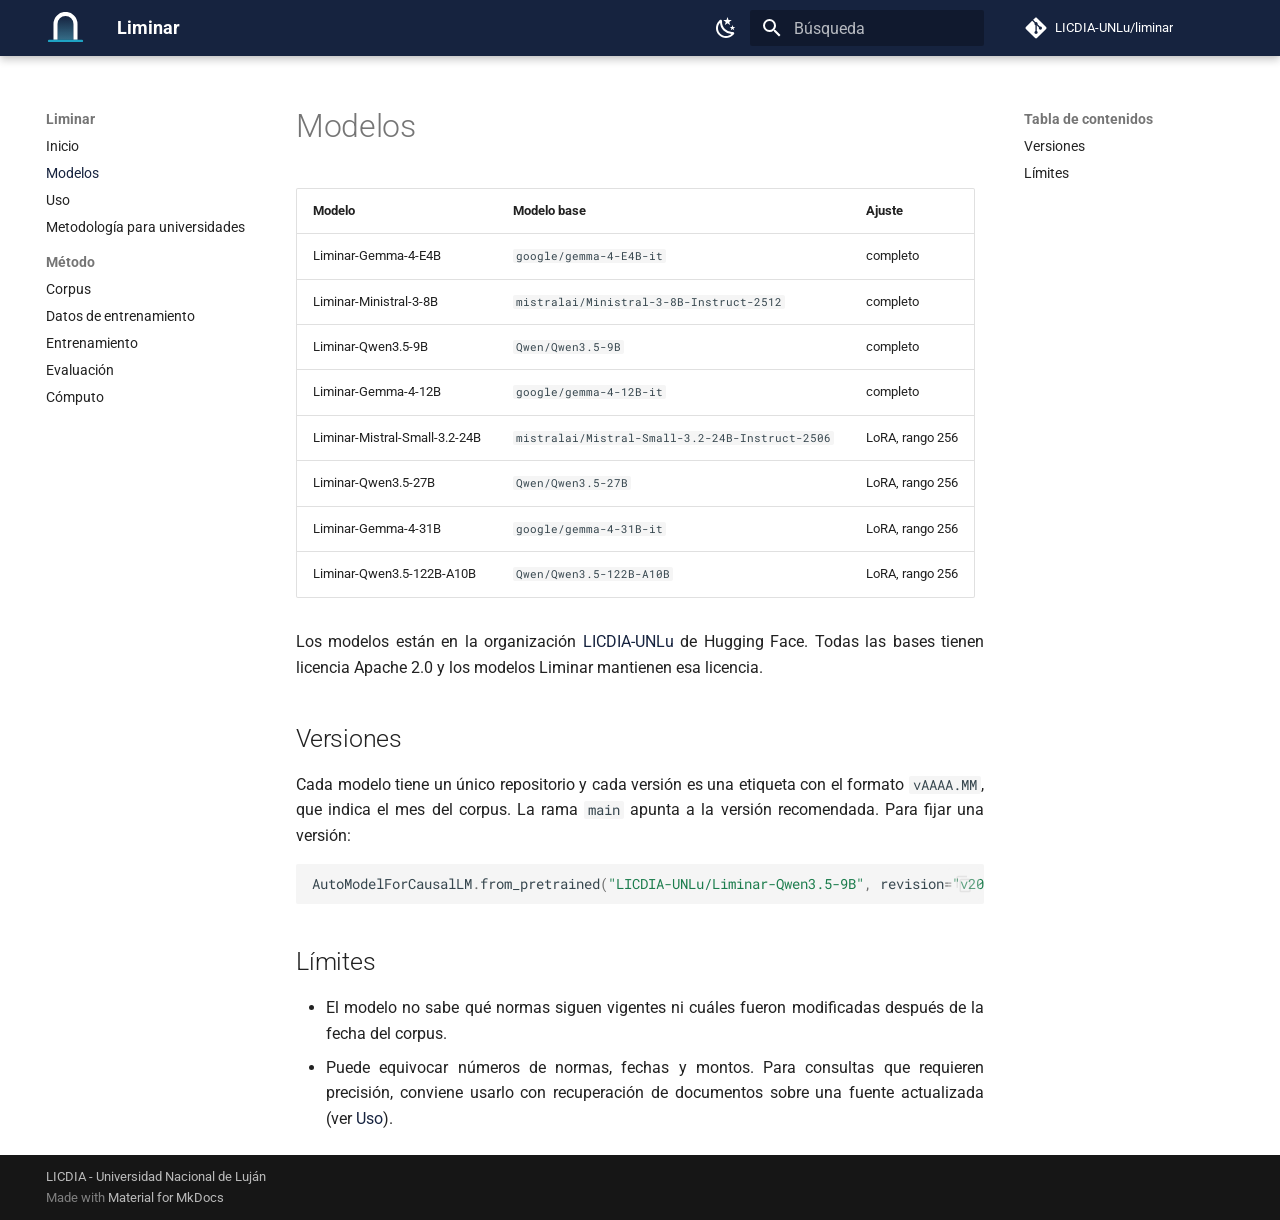
<file: modelos/index.html>
<!doctype html>
<html lang="es" class="no-js">
  <head>
    
      <meta charset="utf-8">
      <meta name="viewport" content="width=device-width,initial-scale=1">
      
        <meta name="description" content="Modelos de lenguaje abiertos del sistema universitario argentino">
      
      
      
        <link rel="canonical" href="https://licdia-unlu.github.io/liminar/modelos/">
      
      
        <link rel="prev" href="..">
      
      
        <link rel="next" href="../uso/">
      
      
        
      
      
      <link rel="icon" href="../assets/liminar-icono-64.png">
      <meta name="generator" content="mkdocs-1.6.1, mkdocs-material-9.8.1">
    
    
      
        <title>Modelos - Liminar</title>
      
    
    
      <link rel="stylesheet" href="../assets/stylesheets/main.57a0d79d.min.css">
      
        
        <link rel="stylesheet" href="../assets/stylesheets/palette.fb2fffe2.min.css">
      
      


    
    
      
    
    
      
        
        
        <link rel="preconnect" href="https://fonts.gstatic.com" crossorigin>
        <link rel="stylesheet" href="https://fonts.googleapis.com/css?family=Roboto:300,300i,400,400i,700,700i%7CRoboto+Mono:400,400i,700,700i&display=fallback">
        <style>:root{--md-text-font:"Roboto";--md-code-font:"Roboto Mono"}</style>
      
    
    
      <link rel="stylesheet" href="../stylesheets/extra.css">
    
    <script>__md_scope=new URL("..",location),__md_hash=e=>[...e].reduce(((e,_)=>(e<<5)-e+_.charCodeAt(0)),0),__md_get=(e,_=localStorage,t=__md_scope)=>JSON.parse(_.getItem(t.pathname+"."+e)),__md_set=(e,_,t=localStorage,a=__md_scope)=>{try{t.setItem(a.pathname+"."+e,JSON.stringify(_))}catch(e){}}</script>
    
      

    
    
  </head>
  
  
    
    
      
    
    
    
    
    <body dir="ltr" data-md-color-scheme="default" data-md-color-primary="custom" data-md-color-accent="custom">
  
    
    <input class="md-toggle" data-md-toggle="drawer" type="checkbox" id="__drawer" autocomplete="off">
    <input class="md-toggle" data-md-toggle="search" type="checkbox" id="__search" autocomplete="off">
    <label class="md-overlay" for="__drawer"></label>
    <div data-md-component="skip">
      
        
        <a href="#modelos" class="md-skip">
          Saltar a contenido
        </a>
      
    </div>
    <div data-md-component="announce">
      
    </div>
    
    
      

  

<header class="md-header md-header--shadow" data-md-component="header">
  <nav class="md-header__inner md-grid" aria-label="Cabecera">
    <a href=".." title="Liminar" class="md-header__button md-logo" aria-label="Liminar" data-md-component="logo">
      
  <img src="../assets/liminar-marca-oscuro.svg" alt="logo">

    </a>
    <label class="md-header__button md-icon" for="__drawer">
      
      <svg xmlns="http://www.w3.org/2000/svg" viewBox="0 0 24 24"><path d="M3 6h18v2H3zm0 5h18v2H3zm0 5h18v2H3z"/></svg>
    </label>
    <div class="md-header__title" data-md-component="header-title">
      <div class="md-header__ellipsis">
        <div class="md-header__topic">
          <span class="md-ellipsis">
            Liminar
          </span>
        </div>
        <div class="md-header__topic" data-md-component="header-topic">
          <span class="md-ellipsis">
            
              Modelos
            
          </span>
        </div>
      </div>
    </div>
    
      
        <form class="md-header__option" data-md-component="palette">
  
    
    
    
    <input class="md-option" data-md-color-media="(prefers-color-scheme: light)" data-md-color-scheme="default" data-md-color-primary="custom" data-md-color-accent="custom"  aria-label="Modo oscuro"  type="radio" name="__palette" id="__palette_0">
    
      <label class="md-header__button md-icon" title="Modo oscuro" for="__palette_1" hidden>
        <svg xmlns="http://www.w3.org/2000/svg" viewBox="0 0 24 24"><path d="m17.75 4.09-2.53 1.94.91 3.06-2.63-1.81-2.63 1.81.91-3.06-2.53-1.94L12.44 4l1.06-3 1.06 3zm3.5 6.91-1.64 1.25.59 1.98-1.7-1.17-1.7 1.17.59-1.98L15.75 11l2.06-.05L18.5 9l.69 1.95zm-2.28 4.95c.83-.08 1.72 1.1 1.19 1.85-.32.45-.66.87-1.08 1.27C15.17 23 8.84 23 4.94 19.07c-3.91-3.9-3.91-10.24 0-14.14.4-.4.82-.76 1.27-1.08.75-.53 1.93.36 1.85 1.19-.27 2.86.69 5.83 2.89 8.02a9.96 9.96 0 0 0 8.02 2.89m-1.64 2.02a12.08 12.08 0 0 1-7.8-3.47c-2.17-2.19-3.33-5-3.49-7.82-2.81 3.14-2.7 7.96.31 10.98 3.02 3.01 7.84 3.12 10.98.31"/></svg>
      </label>
    
  
    
    
    
    <input class="md-option" data-md-color-media="(prefers-color-scheme: dark)" data-md-color-scheme="slate" data-md-color-primary="custom" data-md-color-accent="custom"  aria-label="Modo claro"  type="radio" name="__palette" id="__palette_1">
    
      <label class="md-header__button md-icon" title="Modo claro" for="__palette_0" hidden>
        <svg xmlns="http://www.w3.org/2000/svg" viewBox="0 0 24 24"><path d="M12 7a5 5 0 0 1 5 5 5 5 0 0 1-5 5 5 5 0 0 1-5-5 5 5 0 0 1 5-5m0 2a3 3 0 0 0-3 3 3 3 0 0 0 3 3 3 3 0 0 0 3-3 3 3 0 0 0-3-3m0-7 2.39 3.42C13.65 5.15 12.84 5 12 5s-1.65.15-2.39.42zM3.34 7l4.16-.35A7.2 7.2 0 0 0 5.94 8.5c-.44.74-.69 1.5-.83 2.29zm.02 10 1.76-3.77a7.131 7.131 0 0 0 2.38 4.14zM20.65 7l-1.77 3.79a7.02 7.02 0 0 0-2.38-4.15zm-.01 10-4.14.36c.59-.51 1.12-1.14 1.54-1.86.42-.73.69-1.5.83-2.29zM12 22l-2.41-3.44c.74.27 1.55.44 2.41.44.82 0 1.63-.17 2.37-.44z"/></svg>
      </label>
    
  
</form>
      
    
    
      <script>var palette=__md_get("__palette");if(palette&&palette.color){if("(prefers-color-scheme)"===palette.color.media){var media=matchMedia("(prefers-color-scheme: light)"),input=document.querySelector(media.matches?"[data-md-color-media='(prefers-color-scheme: light)']":"[data-md-color-media='(prefers-color-scheme: dark)']");palette.color.media=input.getAttribute("data-md-color-media"),palette.color.scheme=input.getAttribute("data-md-color-scheme"),palette.color.primary=input.getAttribute("data-md-color-primary"),palette.color.accent=input.getAttribute("data-md-color-accent")}for(var[key,value]of Object.entries(palette.color))document.body.setAttribute("data-md-color-"+key,value)}</script>
    
    
    
      
      
        <label class="md-header__button md-icon" for="__search">
          
          <svg xmlns="http://www.w3.org/2000/svg" viewBox="0 0 24 24"><path d="M9.5 3A6.5 6.5 0 0 1 16 9.5c0 1.61-.59 3.09-1.56 4.23l.27.27h.79l5 5-1.5 1.5-5-5v-.79l-.27-.27A6.52 6.52 0 0 1 9.5 16 6.5 6.5 0 0 1 3 9.5 6.5 6.5 0 0 1 9.5 3m0 2C7 5 5 7 5 9.5S7 14 9.5 14 14 12 14 9.5 12 5 9.5 5"/></svg>
        </label>
        <div class="md-search" data-md-component="search" role="dialog">
  <label class="md-search__overlay" for="__search"></label>
  <div class="md-search__inner" role="search">
    <form class="md-search__form" name="search">
      <input type="text" class="md-search__input" name="query" aria-label="Búsqueda" placeholder="Búsqueda" autocapitalize="off" autocorrect="off" autocomplete="off" spellcheck="false" data-md-component="search-query" required>
      <label class="md-search__icon md-icon" for="__search">
        
        <svg xmlns="http://www.w3.org/2000/svg" viewBox="0 0 24 24"><path d="M9.5 3A6.5 6.5 0 0 1 16 9.5c0 1.61-.59 3.09-1.56 4.23l.27.27h.79l5 5-1.5 1.5-5-5v-.79l-.27-.27A6.52 6.52 0 0 1 9.5 16 6.5 6.5 0 0 1 3 9.5 6.5 6.5 0 0 1 9.5 3m0 2C7 5 5 7 5 9.5S7 14 9.5 14 14 12 14 9.5 12 5 9.5 5"/></svg>
        
        <svg xmlns="http://www.w3.org/2000/svg" viewBox="0 0 24 24"><path d="M20 11v2H8l5.5 5.5-1.42 1.42L4.16 12l7.92-7.92L13.5 5.5 8 11z"/></svg>
      </label>
      <nav class="md-search__options" aria-label="Buscar">
        
        <button type="reset" class="md-search__icon md-icon" title="Limpiar" aria-label="Limpiar" tabindex="-1">
          
          <svg xmlns="http://www.w3.org/2000/svg" viewBox="0 0 24 24"><path d="M19 6.41 17.59 5 12 10.59 6.41 5 5 6.41 10.59 12 5 17.59 6.41 19 12 13.41 17.59 19 19 17.59 13.41 12z"/></svg>
        </button>
      </nav>
      
    </form>
    <div class="md-search__output">
      <div class="md-search__scrollwrap" tabindex="0" data-md-scrollfix>
        <div class="md-search-result" data-md-component="search-result">
          <div class="md-search-result__meta">
            Inicializando búsqueda
          </div>
          <ol class="md-search-result__list" role="presentation"></ol>
        </div>
      </div>
    </div>
  </div>
</div>
      
    
    
      <div class="md-header__source">
        <a href="https://github.com/LICDIA-UNLu/liminar" title="Ir al repositorio" class="md-source" data-md-component="source">
  <div class="md-source__icon md-icon">
    
    <svg xmlns="http://www.w3.org/2000/svg" viewBox="0 0 448 512"><!--! Font Awesome Free 7.1.0 by @fontawesome - https://fontawesome.com License - https://fontawesome.com/license/free (Icons: CC BY 4.0, Fonts: SIL OFL 1.1, Code: MIT License) Copyright 2025 Fonticons, Inc.--><path d="M439.6 236.1 244 40.5c-5.4-5.5-12.8-8.5-20.4-8.5s-15 3-20.4 8.4L162.5 81l51.5 51.5c27.1-9.1 52.7 16.8 43.4 43.7l49.7 49.7c34.2-11.8 61.2 31 35.5 56.7-26.5 26.5-70.2-2.9-56-37.3L240.3 199v121.9c25.3 12.5 22.3 41.8 9.1 55-6.4 6.4-15.2 10.1-24.3 10.1s-17.8-3.6-24.3-10.1c-17.6-17.6-11.1-46.9 11.2-56v-123c-20.8-8.5-24.6-30.7-18.6-45L142.6 101 8.5 235.1C3 240.6 0 247.9 0 255.5s3 15 8.5 20.4l195.6 195.7c5.4 5.4 12.7 8.4 20.4 8.4s15-3 20.4-8.4l194.7-194.7c5.4-5.4 8.4-12.8 8.4-20.4s-3-15-8.4-20.4"/></svg>
  </div>
  <div class="md-source__repository">
    LICDIA-UNLu/liminar
  </div>
</a>
      </div>
    
  </nav>
  
</header>
    
    <div class="md-container" data-md-component="container">
      
      
        
          
        
      
      <main class="md-main" data-md-component="main">
        <div class="md-main__inner md-grid">
          
            
              
              <div class="md-sidebar md-sidebar--primary" data-md-component="sidebar" data-md-type="navigation" >
                <div class="md-sidebar__scrollwrap">
                  <div class="md-sidebar__inner">
                    



<nav class="md-nav md-nav--primary" aria-label="Navegación" data-md-level="0">
  <label class="md-nav__title" for="__drawer">
    <a href=".." title="Liminar" class="md-nav__button md-logo" aria-label="Liminar" data-md-component="logo">
      
  <img src="../assets/liminar-marca-oscuro.svg" alt="logo">

    </a>
    Liminar
  </label>
  
    <div class="md-nav__source">
      <a href="https://github.com/LICDIA-UNLu/liminar" title="Ir al repositorio" class="md-source" data-md-component="source">
  <div class="md-source__icon md-icon">
    
    <svg xmlns="http://www.w3.org/2000/svg" viewBox="0 0 448 512"><!--! Font Awesome Free 7.1.0 by @fontawesome - https://fontawesome.com License - https://fontawesome.com/license/free (Icons: CC BY 4.0, Fonts: SIL OFL 1.1, Code: MIT License) Copyright 2025 Fonticons, Inc.--><path d="M439.6 236.1 244 40.5c-5.4-5.5-12.8-8.5-20.4-8.5s-15 3-20.4 8.4L162.5 81l51.5 51.5c27.1-9.1 52.7 16.8 43.4 43.7l49.7 49.7c34.2-11.8 61.2 31 35.5 56.7-26.5 26.5-70.2-2.9-56-37.3L240.3 199v121.9c25.3 12.5 22.3 41.8 9.1 55-6.4 6.4-15.2 10.1-24.3 10.1s-17.8-3.6-24.3-10.1c-17.6-17.6-11.1-46.9 11.2-56v-123c-20.8-8.5-24.6-30.7-18.6-45L142.6 101 8.5 235.1C3 240.6 0 247.9 0 255.5s3 15 8.5 20.4l195.6 195.7c5.4 5.4 12.7 8.4 20.4 8.4s15-3 20.4-8.4l194.7-194.7c5.4-5.4 8.4-12.8 8.4-20.4s-3-15-8.4-20.4"/></svg>
  </div>
  <div class="md-source__repository">
    LICDIA-UNLu/liminar
  </div>
</a>
    </div>
  
  <ul class="md-nav__list" data-md-scrollfix>
    
      
      
  
  
  
  
    <li class="md-nav__item">
      <a href=".." class="md-nav__link">
        
  
  
  <span class="md-ellipsis">
    
  
    Inicio
  

    
  </span>
  
  

      </a>
    </li>
  

    
      
      
  
  
    
  
  
  
    <li class="md-nav__item md-nav__item--active">
      
      <input class="md-nav__toggle md-toggle" type="checkbox" id="__toc">
      
      
        
      
      
        <label class="md-nav__link md-nav__link--active" for="__toc">
          
  
  
  <span class="md-ellipsis">
    
  
    Modelos
  

    
  </span>
  
  

          <span class="md-nav__icon md-icon"></span>
        </label>
      
      <a href="./" class="md-nav__link md-nav__link--active">
        
  
  
  <span class="md-ellipsis">
    
  
    Modelos
  

    
  </span>
  
  

      </a>
      
        

<nav class="md-nav md-nav--secondary" aria-label="Tabla de contenidos">
  
  
  
    
  
  
    <label class="md-nav__title" for="__toc">
      <span class="md-nav__icon md-icon"></span>
      Tabla de contenidos
    </label>
    <ul class="md-nav__list" data-md-component="toc" data-md-scrollfix>
      
        <li class="md-nav__item">
  <a href="#versiones" class="md-nav__link">
    <span class="md-ellipsis">
      
        Versiones
      
    </span>
  </a>
  
</li>
      
        <li class="md-nav__item">
  <a href="#limites" class="md-nav__link">
    <span class="md-ellipsis">
      
        Límites
      
    </span>
  </a>
  
</li>
      
    </ul>
  
</nav>
      
    </li>
  

    
      
      
  
  
  
  
    <li class="md-nav__item">
      <a href="../uso/" class="md-nav__link">
        
  
  
  <span class="md-ellipsis">
    
  
    Uso
  

    
  </span>
  
  

      </a>
    </li>
  

    
      
      
  
  
  
  
    <li class="md-nav__item">
      <a href="../metodologia/" class="md-nav__link">
        
  
  
  <span class="md-ellipsis">
    
  
    Metodología para universidades
  

    
  </span>
  
  

      </a>
    </li>
  

    
      
      
  
  
  
  
    
    
    
    
      
        
        
      
    
    
    <li class="md-nav__item md-nav__item--section md-nav__item--nested">
      
        
        
        <input class="md-nav__toggle md-toggle " type="checkbox" id="__nav_5" >
        
          
          <label class="md-nav__link" for="__nav_5" id="__nav_5_label" tabindex="">
            
  
  
  <span class="md-ellipsis">
    
  
    Método
  

    
  </span>
  
  

            <span class="md-nav__icon md-icon"></span>
          </label>
        
        <nav class="md-nav" data-md-level="1" aria-labelledby="__nav_5_label" aria-expanded="false">
          <label class="md-nav__title" for="__nav_5">
            <span class="md-nav__icon md-icon"></span>
            
  
    Método
  

          </label>
          <ul class="md-nav__list" data-md-scrollfix>
            
              
                
  
  
  
  
    <li class="md-nav__item">
      <a href="../corpus/" class="md-nav__link">
        
  
  
  <span class="md-ellipsis">
    
  
    Corpus
  

    
  </span>
  
  

      </a>
    </li>
  

              
            
              
                
  
  
  
  
    <li class="md-nav__item">
      <a href="../datos/" class="md-nav__link">
        
  
  
  <span class="md-ellipsis">
    
  
    Datos de entrenamiento
  

    
  </span>
  
  

      </a>
    </li>
  

              
            
              
                
  
  
  
  
    <li class="md-nav__item">
      <a href="../entrenamiento/" class="md-nav__link">
        
  
  
  <span class="md-ellipsis">
    
  
    Entrenamiento
  

    
  </span>
  
  

      </a>
    </li>
  

              
            
              
                
  
  
  
  
    <li class="md-nav__item">
      <a href="../evaluacion/" class="md-nav__link">
        
  
  
  <span class="md-ellipsis">
    
  
    Evaluación
  

    
  </span>
  
  

      </a>
    </li>
  

              
            
              
                
  
  
  
  
    <li class="md-nav__item">
      <a href="../computo/" class="md-nav__link">
        
  
  
  <span class="md-ellipsis">
    
  
    Cómputo
  

    
  </span>
  
  

      </a>
    </li>
  

              
            
          </ul>
        </nav>
      
    </li>
  

    
  </ul>
</nav>
                  </div>
                </div>
              </div>
            
            
              
              <div class="md-sidebar md-sidebar--secondary" data-md-component="sidebar" data-md-type="toc" >
                <div class="md-sidebar__scrollwrap">
                  <div class="md-sidebar__inner">
                    

<nav class="md-nav md-nav--secondary" aria-label="Tabla de contenidos">
  
  
  
    
  
  
    <label class="md-nav__title" for="__toc">
      <span class="md-nav__icon md-icon"></span>
      Tabla de contenidos
    </label>
    <ul class="md-nav__list" data-md-component="toc" data-md-scrollfix>
      
        <li class="md-nav__item">
  <a href="#versiones" class="md-nav__link">
    <span class="md-ellipsis">
      
        Versiones
      
    </span>
  </a>
  
</li>
      
        <li class="md-nav__item">
  <a href="#limites" class="md-nav__link">
    <span class="md-ellipsis">
      
        Límites
      
    </span>
  </a>
  
</li>
      
    </ul>
  
</nav>
                  </div>
                </div>
              </div>
            
          
          
            <div class="md-content" data-md-component="content">
              
              <article class="md-content__inner md-typeset">
                
                  


  
  


<h1 id="modelos">Modelos<a class="headerlink" href="#modelos" title="Permanent link">&para;</a></h1>
<table>
<thead>
<tr>
<th>Modelo</th>
<th>Modelo base</th>
<th>Ajuste</th>
</tr>
</thead>
<tbody>
<tr>
<td>Liminar-Gemma-4-E4B</td>
<td><code>google/gemma-4-E4B-it</code></td>
<td>completo</td>
</tr>
<tr>
<td>Liminar-Ministral-3-8B</td>
<td><code>mistralai/Ministral-3-8B-Instruct-2512</code></td>
<td>completo</td>
</tr>
<tr>
<td>Liminar-Qwen3.5-9B</td>
<td><code>Qwen/Qwen3.5-9B</code></td>
<td>completo</td>
</tr>
<tr>
<td>Liminar-Gemma-4-12B</td>
<td><code>google/gemma-4-12B-it</code></td>
<td>completo</td>
</tr>
<tr>
<td>Liminar-Mistral-Small-3.2-24B</td>
<td><code>mistralai/Mistral-Small-3.2-24B-Instruct-2506</code></td>
<td>LoRA, rango 256</td>
</tr>
<tr>
<td>Liminar-Qwen3.5-27B</td>
<td><code>Qwen/Qwen3.5-27B</code></td>
<td>LoRA, rango 256</td>
</tr>
<tr>
<td>Liminar-Gemma-4-31B</td>
<td><code>google/gemma-4-31B-it</code></td>
<td>LoRA, rango 256</td>
</tr>
<tr>
<td>Liminar-Qwen3.5-122B-A10B</td>
<td><code>Qwen/Qwen3.5-122B-A10B</code></td>
<td>LoRA, rango 256</td>
</tr>
</tbody>
</table>
<p>Los modelos están en la organización <a href="https://huggingface.co/LICDIA-UNLu">LICDIA-UNLu</a> de Hugging Face. Todas las
bases tienen licencia Apache 2.0 y los modelos Liminar mantienen esa licencia.</p>
<h2 id="versiones">Versiones<a class="headerlink" href="#versiones" title="Permanent link">&para;</a></h2>
<p>Cada modelo tiene un único repositorio y cada versión es una etiqueta con el formato <code>vAAAA.MM</code>, que indica el mes del
corpus. La rama <code>main</code> apunta a la versión recomendada. Para fijar una versión:</p>
<div class="highlight"><pre><span></span><code><span class="n">AutoModelForCausalLM</span><span class="o">.</span><span class="n">from_pretrained</span><span class="p">(</span><span class="s2">"LICDIA-UNLu/Liminar-Qwen3.5-9B"</span><span class="p">,</span> <span class="n">revision</span><span class="o">=</span><span class="s2">"v2026.11"</span><span class="p">)</span>
</code></pre></div>
<h2 id="limites">Límites<a class="headerlink" href="#limites" title="Permanent link">&para;</a></h2>
<ul>
<li>El modelo no sabe qué normas siguen vigentes ni cuáles fueron modificadas después de la fecha del corpus.</li>
<li>Puede equivocar números de normas, fechas y montos. Para consultas que requieren precisión, conviene usarlo con
  recuperación de documentos sobre una fuente actualizada (ver <a href="../uso/">Uso</a>).</li>
</ul>












                
              </article>
            </div>
          
          
<script>var target=document.getElementById(location.hash.slice(1));target&&target.name&&(target.checked=target.name.startsWith("__tabbed_"))</script>
        </div>
        
          <button type="button" class="md-top md-icon" data-md-component="top" hidden>
  
  <svg xmlns="http://www.w3.org/2000/svg" viewBox="0 0 24 24"><path d="M13 20h-2V8l-5.5 5.5-1.42-1.42L12 4.16l7.92 7.92-1.42 1.42L13 8z"/></svg>
  Volver al principio
</button>
        
      </main>
      
        <footer class="md-footer">
  
  <div class="md-footer-meta md-typeset">
    <div class="md-footer-meta__inner md-grid">
      <div class="md-copyright">
  
    <div class="md-copyright__highlight">
      LICDIA - Universidad Nacional de Luján
    </div>
  
  
    Made with
    <a href="https://squidfunk.github.io/mkdocs-material/" target="_blank" rel="noopener">
      Material for MkDocs
    </a>
  
</div>
      
    </div>
  </div>
</footer>
      
    </div>
    <div class="md-dialog" data-md-component="dialog">
      <div class="md-dialog__inner md-typeset"></div>
    </div>
    
    
    
      
      
      <script id="__config" type="application/json">{"annotate": null, "base": "..", "features": ["navigation.sections", "navigation.top", "content.code.copy"], "search": "../assets/javascripts/workers/search.a7633da7.min.js", "tags": null, "translations": {"clipboard.copied": "Copiado al portapapeles", "clipboard.copy": "Copiar al portapapeles", "search.result.more.one": "1 m\u00e1s en esta p\u00e1gina", "search.result.more.other": "# m\u00e1s en esta p\u00e1gina", "search.result.none": "No se encontraron documentos", "search.result.one": "1 documento encontrado", "search.result.other": "# documentos encontrados", "search.result.placeholder": "Teclee para comenzar b\u00fasqueda", "search.result.term.missing": "Falta", "select.version": "Seleccionar versi\u00f3n"}, "version": null}</script>
    
    
      <script src="../assets/javascripts/bundle.a5f9d56c.min.js"></script>
      
    
  </body>
</html>
</file>
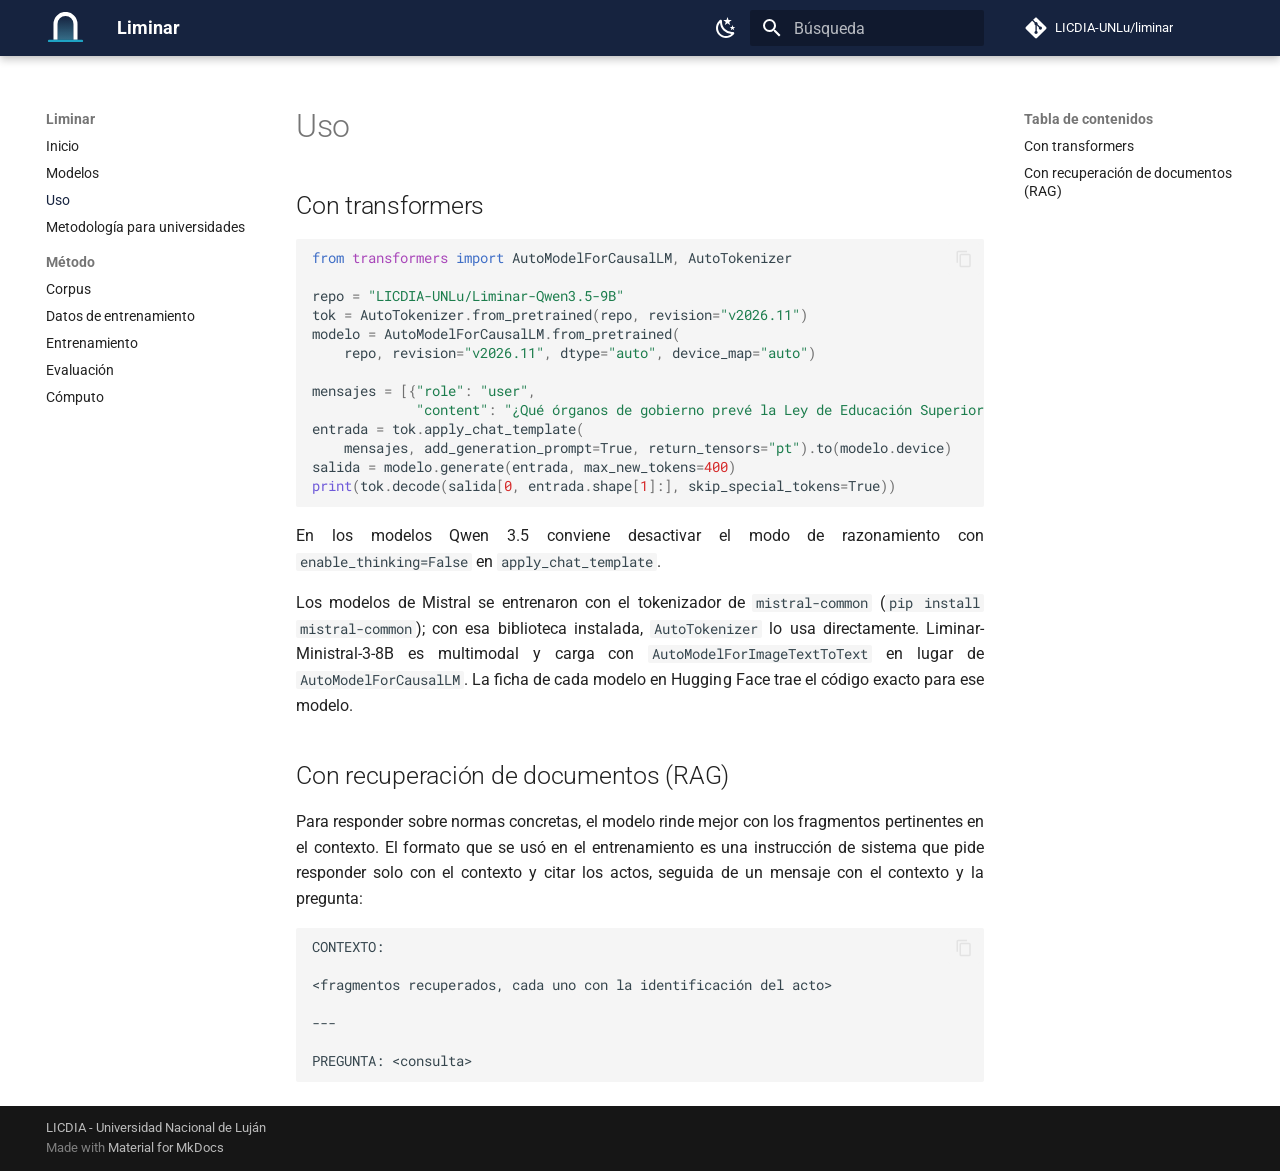
<file: uso/index.html>
<!doctype html>
<html lang="es" class="no-js">
  <head>
    
      <meta charset="utf-8">
      <meta name="viewport" content="width=device-width,initial-scale=1">
      
        <meta name="description" content="Modelos de lenguaje abiertos del sistema universitario argentino">
      
      
      
        <link rel="canonical" href="https://licdia-unlu.github.io/liminar/uso/">
      
      
        <link rel="prev" href="../modelos/">
      
      
        <link rel="next" href="../metodologia/">
      
      
        
      
      
      <link rel="icon" href="../assets/liminar-icono-64.png">
      <meta name="generator" content="mkdocs-1.6.1, mkdocs-material-9.8.1">
    
    
      
        <title>Uso - Liminar</title>
      
    
    
      <link rel="stylesheet" href="../assets/stylesheets/main.57a0d79d.min.css">
      
        
        <link rel="stylesheet" href="../assets/stylesheets/palette.fb2fffe2.min.css">
      
      


    
    
      
    
    
      
        
        
        <link rel="preconnect" href="https://fonts.gstatic.com" crossorigin>
        <link rel="stylesheet" href="https://fonts.googleapis.com/css?family=Roboto:300,300i,400,400i,700,700i%7CRoboto+Mono:400,400i,700,700i&display=fallback">
        <style>:root{--md-text-font:"Roboto";--md-code-font:"Roboto Mono"}</style>
      
    
    
      <link rel="stylesheet" href="../stylesheets/extra.css">
    
    <script>__md_scope=new URL("..",location),__md_hash=e=>[...e].reduce(((e,_)=>(e<<5)-e+_.charCodeAt(0)),0),__md_get=(e,_=localStorage,t=__md_scope)=>JSON.parse(_.getItem(t.pathname+"."+e)),__md_set=(e,_,t=localStorage,a=__md_scope)=>{try{t.setItem(a.pathname+"."+e,JSON.stringify(_))}catch(e){}}</script>
    
      

    
    
  </head>
  
  
    
    
      
    
    
    
    
    <body dir="ltr" data-md-color-scheme="default" data-md-color-primary="custom" data-md-color-accent="custom">
  
    
    <input class="md-toggle" data-md-toggle="drawer" type="checkbox" id="__drawer" autocomplete="off">
    <input class="md-toggle" data-md-toggle="search" type="checkbox" id="__search" autocomplete="off">
    <label class="md-overlay" for="__drawer"></label>
    <div data-md-component="skip">
      
        
        <a href="#uso" class="md-skip">
          Saltar a contenido
        </a>
      
    </div>
    <div data-md-component="announce">
      
    </div>
    
    
      

  

<header class="md-header md-header--shadow" data-md-component="header">
  <nav class="md-header__inner md-grid" aria-label="Cabecera">
    <a href=".." title="Liminar" class="md-header__button md-logo" aria-label="Liminar" data-md-component="logo">
      
  <img src="../assets/liminar-marca-oscuro.svg" alt="logo">

    </a>
    <label class="md-header__button md-icon" for="__drawer">
      
      <svg xmlns="http://www.w3.org/2000/svg" viewBox="0 0 24 24"><path d="M3 6h18v2H3zm0 5h18v2H3zm0 5h18v2H3z"/></svg>
    </label>
    <div class="md-header__title" data-md-component="header-title">
      <div class="md-header__ellipsis">
        <div class="md-header__topic">
          <span class="md-ellipsis">
            Liminar
          </span>
        </div>
        <div class="md-header__topic" data-md-component="header-topic">
          <span class="md-ellipsis">
            
              Uso
            
          </span>
        </div>
      </div>
    </div>
    
      
        <form class="md-header__option" data-md-component="palette">
  
    
    
    
    <input class="md-option" data-md-color-media="(prefers-color-scheme: light)" data-md-color-scheme="default" data-md-color-primary="custom" data-md-color-accent="custom"  aria-label="Modo oscuro"  type="radio" name="__palette" id="__palette_0">
    
      <label class="md-header__button md-icon" title="Modo oscuro" for="__palette_1" hidden>
        <svg xmlns="http://www.w3.org/2000/svg" viewBox="0 0 24 24"><path d="m17.75 4.09-2.53 1.94.91 3.06-2.63-1.81-2.63 1.81.91-3.06-2.53-1.94L12.44 4l1.06-3 1.06 3zm3.5 6.91-1.64 1.25.59 1.98-1.7-1.17-1.7 1.17.59-1.98L15.75 11l2.06-.05L18.5 9l.69 1.95zm-2.28 4.95c.83-.08 1.72 1.1 1.19 1.85-.32.45-.66.87-1.08 1.27C15.17 23 8.84 23 4.94 19.07c-3.91-3.9-3.91-10.24 0-14.14.4-.4.82-.76 1.27-1.08.75-.53 1.93.36 1.85 1.19-.27 2.86.69 5.83 2.89 8.02a9.96 9.96 0 0 0 8.02 2.89m-1.64 2.02a12.08 12.08 0 0 1-7.8-3.47c-2.17-2.19-3.33-5-3.49-7.82-2.81 3.14-2.7 7.96.31 10.98 3.02 3.01 7.84 3.12 10.98.31"/></svg>
      </label>
    
  
    
    
    
    <input class="md-option" data-md-color-media="(prefers-color-scheme: dark)" data-md-color-scheme="slate" data-md-color-primary="custom" data-md-color-accent="custom"  aria-label="Modo claro"  type="radio" name="__palette" id="__palette_1">
    
      <label class="md-header__button md-icon" title="Modo claro" for="__palette_0" hidden>
        <svg xmlns="http://www.w3.org/2000/svg" viewBox="0 0 24 24"><path d="M12 7a5 5 0 0 1 5 5 5 5 0 0 1-5 5 5 5 0 0 1-5-5 5 5 0 0 1 5-5m0 2a3 3 0 0 0-3 3 3 3 0 0 0 3 3 3 3 0 0 0 3-3 3 3 0 0 0-3-3m0-7 2.39 3.42C13.65 5.15 12.84 5 12 5s-1.65.15-2.39.42zM3.34 7l4.16-.35A7.2 7.2 0 0 0 5.94 8.5c-.44.74-.69 1.5-.83 2.29zm.02 10 1.76-3.77a7.131 7.131 0 0 0 2.38 4.14zM20.65 7l-1.77 3.79a7.02 7.02 0 0 0-2.38-4.15zm-.01 10-4.14.36c.59-.51 1.12-1.14 1.54-1.86.42-.73.69-1.5.83-2.29zM12 22l-2.41-3.44c.74.27 1.55.44 2.41.44.82 0 1.63-.17 2.37-.44z"/></svg>
      </label>
    
  
</form>
      
    
    
      <script>var palette=__md_get("__palette");if(palette&&palette.color){if("(prefers-color-scheme)"===palette.color.media){var media=matchMedia("(prefers-color-scheme: light)"),input=document.querySelector(media.matches?"[data-md-color-media='(prefers-color-scheme: light)']":"[data-md-color-media='(prefers-color-scheme: dark)']");palette.color.media=input.getAttribute("data-md-color-media"),palette.color.scheme=input.getAttribute("data-md-color-scheme"),palette.color.primary=input.getAttribute("data-md-color-primary"),palette.color.accent=input.getAttribute("data-md-color-accent")}for(var[key,value]of Object.entries(palette.color))document.body.setAttribute("data-md-color-"+key,value)}</script>
    
    
    
      
      
        <label class="md-header__button md-icon" for="__search">
          
          <svg xmlns="http://www.w3.org/2000/svg" viewBox="0 0 24 24"><path d="M9.5 3A6.5 6.5 0 0 1 16 9.5c0 1.61-.59 3.09-1.56 4.23l.27.27h.79l5 5-1.5 1.5-5-5v-.79l-.27-.27A6.52 6.52 0 0 1 9.5 16 6.5 6.5 0 0 1 3 9.5 6.5 6.5 0 0 1 9.5 3m0 2C7 5 5 7 5 9.5S7 14 9.5 14 14 12 14 9.5 12 5 9.5 5"/></svg>
        </label>
        <div class="md-search" data-md-component="search" role="dialog">
  <label class="md-search__overlay" for="__search"></label>
  <div class="md-search__inner" role="search">
    <form class="md-search__form" name="search">
      <input type="text" class="md-search__input" name="query" aria-label="Búsqueda" placeholder="Búsqueda" autocapitalize="off" autocorrect="off" autocomplete="off" spellcheck="false" data-md-component="search-query" required>
      <label class="md-search__icon md-icon" for="__search">
        
        <svg xmlns="http://www.w3.org/2000/svg" viewBox="0 0 24 24"><path d="M9.5 3A6.5 6.5 0 0 1 16 9.5c0 1.61-.59 3.09-1.56 4.23l.27.27h.79l5 5-1.5 1.5-5-5v-.79l-.27-.27A6.52 6.52 0 0 1 9.5 16 6.5 6.5 0 0 1 3 9.5 6.5 6.5 0 0 1 9.5 3m0 2C7 5 5 7 5 9.5S7 14 9.5 14 14 12 14 9.5 12 5 9.5 5"/></svg>
        
        <svg xmlns="http://www.w3.org/2000/svg" viewBox="0 0 24 24"><path d="M20 11v2H8l5.5 5.5-1.42 1.42L4.16 12l7.92-7.92L13.5 5.5 8 11z"/></svg>
      </label>
      <nav class="md-search__options" aria-label="Buscar">
        
        <button type="reset" class="md-search__icon md-icon" title="Limpiar" aria-label="Limpiar" tabindex="-1">
          
          <svg xmlns="http://www.w3.org/2000/svg" viewBox="0 0 24 24"><path d="M19 6.41 17.59 5 12 10.59 6.41 5 5 6.41 10.59 12 5 17.59 6.41 19 12 13.41 17.59 19 19 17.59 13.41 12z"/></svg>
        </button>
      </nav>
      
    </form>
    <div class="md-search__output">
      <div class="md-search__scrollwrap" tabindex="0" data-md-scrollfix>
        <div class="md-search-result" data-md-component="search-result">
          <div class="md-search-result__meta">
            Inicializando búsqueda
          </div>
          <ol class="md-search-result__list" role="presentation"></ol>
        </div>
      </div>
    </div>
  </div>
</div>
      
    
    
      <div class="md-header__source">
        <a href="https://github.com/LICDIA-UNLu/liminar" title="Ir al repositorio" class="md-source" data-md-component="source">
  <div class="md-source__icon md-icon">
    
    <svg xmlns="http://www.w3.org/2000/svg" viewBox="0 0 448 512"><!--! Font Awesome Free 7.1.0 by @fontawesome - https://fontawesome.com License - https://fontawesome.com/license/free (Icons: CC BY 4.0, Fonts: SIL OFL 1.1, Code: MIT License) Copyright 2025 Fonticons, Inc.--><path d="M439.6 236.1 244 40.5c-5.4-5.5-12.8-8.5-20.4-8.5s-15 3-20.4 8.4L162.5 81l51.5 51.5c27.1-9.1 52.7 16.8 43.4 43.7l49.7 49.7c34.2-11.8 61.2 31 35.5 56.7-26.5 26.5-70.2-2.9-56-37.3L240.3 199v121.9c25.3 12.5 22.3 41.8 9.1 55-6.4 6.4-15.2 10.1-24.3 10.1s-17.8-3.6-24.3-10.1c-17.6-17.6-11.1-46.9 11.2-56v-123c-20.8-8.5-24.6-30.7-18.6-45L142.6 101 8.5 235.1C3 240.6 0 247.9 0 255.5s3 15 8.5 20.4l195.6 195.7c5.4 5.4 12.7 8.4 20.4 8.4s15-3 20.4-8.4l194.7-194.7c5.4-5.4 8.4-12.8 8.4-20.4s-3-15-8.4-20.4"/></svg>
  </div>
  <div class="md-source__repository">
    LICDIA-UNLu/liminar
  </div>
</a>
      </div>
    
  </nav>
  
</header>
    
    <div class="md-container" data-md-component="container">
      
      
        
          
        
      
      <main class="md-main" data-md-component="main">
        <div class="md-main__inner md-grid">
          
            
              
              <div class="md-sidebar md-sidebar--primary" data-md-component="sidebar" data-md-type="navigation" >
                <div class="md-sidebar__scrollwrap">
                  <div class="md-sidebar__inner">
                    



<nav class="md-nav md-nav--primary" aria-label="Navegación" data-md-level="0">
  <label class="md-nav__title" for="__drawer">
    <a href=".." title="Liminar" class="md-nav__button md-logo" aria-label="Liminar" data-md-component="logo">
      
  <img src="../assets/liminar-marca-oscuro.svg" alt="logo">

    </a>
    Liminar
  </label>
  
    <div class="md-nav__source">
      <a href="https://github.com/LICDIA-UNLu/liminar" title="Ir al repositorio" class="md-source" data-md-component="source">
  <div class="md-source__icon md-icon">
    
    <svg xmlns="http://www.w3.org/2000/svg" viewBox="0 0 448 512"><!--! Font Awesome Free 7.1.0 by @fontawesome - https://fontawesome.com License - https://fontawesome.com/license/free (Icons: CC BY 4.0, Fonts: SIL OFL 1.1, Code: MIT License) Copyright 2025 Fonticons, Inc.--><path d="M439.6 236.1 244 40.5c-5.4-5.5-12.8-8.5-20.4-8.5s-15 3-20.4 8.4L162.5 81l51.5 51.5c27.1-9.1 52.7 16.8 43.4 43.7l49.7 49.7c34.2-11.8 61.2 31 35.5 56.7-26.5 26.5-70.2-2.9-56-37.3L240.3 199v121.9c25.3 12.5 22.3 41.8 9.1 55-6.4 6.4-15.2 10.1-24.3 10.1s-17.8-3.6-24.3-10.1c-17.6-17.6-11.1-46.9 11.2-56v-123c-20.8-8.5-24.6-30.7-18.6-45L142.6 101 8.5 235.1C3 240.6 0 247.9 0 255.5s3 15 8.5 20.4l195.6 195.7c5.4 5.4 12.7 8.4 20.4 8.4s15-3 20.4-8.4l194.7-194.7c5.4-5.4 8.4-12.8 8.4-20.4s-3-15-8.4-20.4"/></svg>
  </div>
  <div class="md-source__repository">
    LICDIA-UNLu/liminar
  </div>
</a>
    </div>
  
  <ul class="md-nav__list" data-md-scrollfix>
    
      
      
  
  
  
  
    <li class="md-nav__item">
      <a href=".." class="md-nav__link">
        
  
  
  <span class="md-ellipsis">
    
  
    Inicio
  

    
  </span>
  
  

      </a>
    </li>
  

    
      
      
  
  
  
  
    <li class="md-nav__item">
      <a href="../modelos/" class="md-nav__link">
        
  
  
  <span class="md-ellipsis">
    
  
    Modelos
  

    
  </span>
  
  

      </a>
    </li>
  

    
      
      
  
  
    
  
  
  
    <li class="md-nav__item md-nav__item--active">
      
      <input class="md-nav__toggle md-toggle" type="checkbox" id="__toc">
      
      
        
      
      
        <label class="md-nav__link md-nav__link--active" for="__toc">
          
  
  
  <span class="md-ellipsis">
    
  
    Uso
  

    
  </span>
  
  

          <span class="md-nav__icon md-icon"></span>
        </label>
      
      <a href="./" class="md-nav__link md-nav__link--active">
        
  
  
  <span class="md-ellipsis">
    
  
    Uso
  

    
  </span>
  
  

      </a>
      
        

<nav class="md-nav md-nav--secondary" aria-label="Tabla de contenidos">
  
  
  
    
  
  
    <label class="md-nav__title" for="__toc">
      <span class="md-nav__icon md-icon"></span>
      Tabla de contenidos
    </label>
    <ul class="md-nav__list" data-md-component="toc" data-md-scrollfix>
      
        <li class="md-nav__item">
  <a href="#con-transformers" class="md-nav__link">
    <span class="md-ellipsis">
      
        Con transformers
      
    </span>
  </a>
  
</li>
      
        <li class="md-nav__item">
  <a href="#con-recuperacion-de-documentos-rag" class="md-nav__link">
    <span class="md-ellipsis">
      
        Con recuperación de documentos (RAG)
      
    </span>
  </a>
  
</li>
      
    </ul>
  
</nav>
      
    </li>
  

    
      
      
  
  
  
  
    <li class="md-nav__item">
      <a href="../metodologia/" class="md-nav__link">
        
  
  
  <span class="md-ellipsis">
    
  
    Metodología para universidades
  

    
  </span>
  
  

      </a>
    </li>
  

    
      
      
  
  
  
  
    
    
    
    
      
        
        
      
    
    
    <li class="md-nav__item md-nav__item--section md-nav__item--nested">
      
        
        
        <input class="md-nav__toggle md-toggle " type="checkbox" id="__nav_5" >
        
          
          <label class="md-nav__link" for="__nav_5" id="__nav_5_label" tabindex="">
            
  
  
  <span class="md-ellipsis">
    
  
    Método
  

    
  </span>
  
  

            <span class="md-nav__icon md-icon"></span>
          </label>
        
        <nav class="md-nav" data-md-level="1" aria-labelledby="__nav_5_label" aria-expanded="false">
          <label class="md-nav__title" for="__nav_5">
            <span class="md-nav__icon md-icon"></span>
            
  
    Método
  

          </label>
          <ul class="md-nav__list" data-md-scrollfix>
            
              
                
  
  
  
  
    <li class="md-nav__item">
      <a href="../corpus/" class="md-nav__link">
        
  
  
  <span class="md-ellipsis">
    
  
    Corpus
  

    
  </span>
  
  

      </a>
    </li>
  

              
            
              
                
  
  
  
  
    <li class="md-nav__item">
      <a href="../datos/" class="md-nav__link">
        
  
  
  <span class="md-ellipsis">
    
  
    Datos de entrenamiento
  

    
  </span>
  
  

      </a>
    </li>
  

              
            
              
                
  
  
  
  
    <li class="md-nav__item">
      <a href="../entrenamiento/" class="md-nav__link">
        
  
  
  <span class="md-ellipsis">
    
  
    Entrenamiento
  

    
  </span>
  
  

      </a>
    </li>
  

              
            
              
                
  
  
  
  
    <li class="md-nav__item">
      <a href="../evaluacion/" class="md-nav__link">
        
  
  
  <span class="md-ellipsis">
    
  
    Evaluación
  

    
  </span>
  
  

      </a>
    </li>
  

              
            
              
                
  
  
  
  
    <li class="md-nav__item">
      <a href="../computo/" class="md-nav__link">
        
  
  
  <span class="md-ellipsis">
    
  
    Cómputo
  

    
  </span>
  
  

      </a>
    </li>
  

              
            
          </ul>
        </nav>
      
    </li>
  

    
  </ul>
</nav>
                  </div>
                </div>
              </div>
            
            
              
              <div class="md-sidebar md-sidebar--secondary" data-md-component="sidebar" data-md-type="toc" >
                <div class="md-sidebar__scrollwrap">
                  <div class="md-sidebar__inner">
                    

<nav class="md-nav md-nav--secondary" aria-label="Tabla de contenidos">
  
  
  
    
  
  
    <label class="md-nav__title" for="__toc">
      <span class="md-nav__icon md-icon"></span>
      Tabla de contenidos
    </label>
    <ul class="md-nav__list" data-md-component="toc" data-md-scrollfix>
      
        <li class="md-nav__item">
  <a href="#con-transformers" class="md-nav__link">
    <span class="md-ellipsis">
      
        Con transformers
      
    </span>
  </a>
  
</li>
      
        <li class="md-nav__item">
  <a href="#con-recuperacion-de-documentos-rag" class="md-nav__link">
    <span class="md-ellipsis">
      
        Con recuperación de documentos (RAG)
      
    </span>
  </a>
  
</li>
      
    </ul>
  
</nav>
                  </div>
                </div>
              </div>
            
          
          
            <div class="md-content" data-md-component="content">
              
              <article class="md-content__inner md-typeset">
                
                  


  
  


<h1 id="uso">Uso<a class="headerlink" href="#uso" title="Permanent link">&para;</a></h1>
<h2 id="con-transformers">Con transformers<a class="headerlink" href="#con-transformers" title="Permanent link">&para;</a></h2>
<div class="highlight"><pre><span></span><code><span class="kn">from</span><span class="w"> </span><span class="nn">transformers</span><span class="w"> </span><span class="kn">import</span> <span class="n">AutoModelForCausalLM</span><span class="p">,</span> <span class="n">AutoTokenizer</span>

<span class="n">repo</span> <span class="o">=</span> <span class="s2">"LICDIA-UNLu/Liminar-Qwen3.5-9B"</span>
<span class="n">tok</span> <span class="o">=</span> <span class="n">AutoTokenizer</span><span class="o">.</span><span class="n">from_pretrained</span><span class="p">(</span><span class="n">repo</span><span class="p">,</span> <span class="n">revision</span><span class="o">=</span><span class="s2">"v2026.11"</span><span class="p">)</span>
<span class="n">modelo</span> <span class="o">=</span> <span class="n">AutoModelForCausalLM</span><span class="o">.</span><span class="n">from_pretrained</span><span class="p">(</span>
    <span class="n">repo</span><span class="p">,</span> <span class="n">revision</span><span class="o">=</span><span class="s2">"v2026.11"</span><span class="p">,</span> <span class="n">dtype</span><span class="o">=</span><span class="s2">"auto"</span><span class="p">,</span> <span class="n">device_map</span><span class="o">=</span><span class="s2">"auto"</span><span class="p">)</span>

<span class="n">mensajes</span> <span class="o">=</span> <span class="p">[{</span><span class="s2">"role"</span><span class="p">:</span> <span class="s2">"user"</span><span class="p">,</span>
             <span class="s2">"content"</span><span class="p">:</span> <span class="s2">"¿Qué órganos de gobierno prevé la Ley de Educación Superior?"</span><span class="p">}]</span>
<span class="n">entrada</span> <span class="o">=</span> <span class="n">tok</span><span class="o">.</span><span class="n">apply_chat_template</span><span class="p">(</span>
    <span class="n">mensajes</span><span class="p">,</span> <span class="n">add_generation_prompt</span><span class="o">=</span><span class="kc">True</span><span class="p">,</span> <span class="n">return_tensors</span><span class="o">=</span><span class="s2">"pt"</span><span class="p">)</span><span class="o">.</span><span class="n">to</span><span class="p">(</span><span class="n">modelo</span><span class="o">.</span><span class="n">device</span><span class="p">)</span>
<span class="n">salida</span> <span class="o">=</span> <span class="n">modelo</span><span class="o">.</span><span class="n">generate</span><span class="p">(</span><span class="n">entrada</span><span class="p">,</span> <span class="n">max_new_tokens</span><span class="o">=</span><span class="mi">400</span><span class="p">)</span>
<span class="nb">print</span><span class="p">(</span><span class="n">tok</span><span class="o">.</span><span class="n">decode</span><span class="p">(</span><span class="n">salida</span><span class="p">[</span><span class="mi">0</span><span class="p">,</span> <span class="n">entrada</span><span class="o">.</span><span class="n">shape</span><span class="p">[</span><span class="mi">1</span><span class="p">]:],</span> <span class="n">skip_special_tokens</span><span class="o">=</span><span class="kc">True</span><span class="p">))</span>
</code></pre></div>
<p>En los modelos Qwen 3.5 conviene desactivar el modo de razonamiento con <code>enable_thinking=False</code> en
<code>apply_chat_template</code>.</p>
<p>Los modelos de Mistral se entrenaron con el tokenizador de <code>mistral-common</code> (<code>pip install mistral-common</code>); con esa
biblioteca instalada, <code>AutoTokenizer</code> lo usa directamente. Liminar-Ministral-3-8B es multimodal y carga con
<code>AutoModelForImageTextToText</code> en lugar de <code>AutoModelForCausalLM</code>. La ficha de cada modelo en Hugging Face trae el código
exacto para ese modelo.</p>
<h2 id="con-recuperacion-de-documentos-rag">Con recuperación de documentos (RAG)<a class="headerlink" href="#con-recuperacion-de-documentos-rag" title="Permanent link">&para;</a></h2>
<p>Para responder sobre normas concretas, el modelo rinde mejor con los fragmentos pertinentes en el contexto. El formato
que se usó en el entrenamiento es una instrucción de sistema que pide responder solo con el contexto y citar los actos,
seguida de un mensaje con el contexto y la pregunta:</p>
<div class="highlight"><pre><span></span><code>CONTEXTO:

&lt;fragmentos recuperados, cada uno con la identificación del acto&gt;

---

PREGUNTA: &lt;consulta&gt;
</code></pre></div>












                
              </article>
            </div>
          
          
<script>var target=document.getElementById(location.hash.slice(1));target&&target.name&&(target.checked=target.name.startsWith("__tabbed_"))</script>
        </div>
        
          <button type="button" class="md-top md-icon" data-md-component="top" hidden>
  
  <svg xmlns="http://www.w3.org/2000/svg" viewBox="0 0 24 24"><path d="M13 20h-2V8l-5.5 5.5-1.42-1.42L12 4.16l7.92 7.92-1.42 1.42L13 8z"/></svg>
  Volver al principio
</button>
        
      </main>
      
        <footer class="md-footer">
  
  <div class="md-footer-meta md-typeset">
    <div class="md-footer-meta__inner md-grid">
      <div class="md-copyright">
  
    <div class="md-copyright__highlight">
      LICDIA - Universidad Nacional de Luján
    </div>
  
  
    Made with
    <a href="https://squidfunk.github.io/mkdocs-material/" target="_blank" rel="noopener">
      Material for MkDocs
    </a>
  
</div>
      
    </div>
  </div>
</footer>
      
    </div>
    <div class="md-dialog" data-md-component="dialog">
      <div class="md-dialog__inner md-typeset"></div>
    </div>
    
    
    
      
      
      <script id="__config" type="application/json">{"annotate": null, "base": "..", "features": ["navigation.sections", "navigation.top", "content.code.copy"], "search": "../assets/javascripts/workers/search.a7633da7.min.js", "tags": null, "translations": {"clipboard.copied": "Copiado al portapapeles", "clipboard.copy": "Copiar al portapapeles", "search.result.more.one": "1 m\u00e1s en esta p\u00e1gina", "search.result.more.other": "# m\u00e1s en esta p\u00e1gina", "search.result.none": "No se encontraron documentos", "search.result.one": "1 documento encontrado", "search.result.other": "# documentos encontrados", "search.result.placeholder": "Teclee para comenzar b\u00fasqueda", "search.result.term.missing": "Falta", "select.version": "Seleccionar versi\u00f3n"}, "version": null}</script>
    
    
      <script src="../assets/javascripts/bundle.a5f9d56c.min.js"></script>
      
    
  </body>
</html>
</file>
<file: stylesheets/extra.css>
/* Colores de LICDIA: azul noche y celeste */
:root > * {
  --md-primary-fg-color: #16233f;
  --md-primary-fg-color--light: #2b3e66;
  --md-primary-fg-color--dark: #0d1629;
  --md-accent-fg-color: #1fa3c4;
  --md-accent-fg-color--transparent: rgba(31, 163, 196, 0.1);
}
[data-md-color-scheme="slate"] {
  --md-hue: 222;
  --md-typeset-a-color: #5cc6e0;
}
.md-header__button.md-logo img { height: 1.6rem; }
.liminar-portada { text-align: center; margin: 0.5rem 0 1.6rem; }
.liminar-portada img { width: 340px; max-width: 80%; }
.liminar-portada .lema { font-size: 1.15rem; opacity: 0.85; margin-top: 0.4rem; }

/* Texto justificado, con corte de palabras para que no queden huecos entre palabras */
.md-typeset p,
.md-typeset li {
  text-align: justify;
  hyphens: auto;
}
/* La portada sigue centrada y las tablas, alineadas a la izquierda */
.liminar-portada p,
.liminar-portada .lema { text-align: center; hyphens: manual; }
.md-typeset table p,
.md-typeset table li { text-align: left; hyphens: manual; }
</file>
<file: assets/stylesheets/main.57a0d79d.min.css>
@charset "UTF-8";html{box-sizing:border-box;-webkit-text-size-adjust:none;-moz-text-size-adjust:none;text-size-adjust:none}*,:after,:before{box-sizing:inherit}@media(prefers-reduced-motion){*,:after,:before{transition:none!important}}body{margin:0;-webkit-font-smoothing:antialiased;-moz-osx-font-smoothing:grayscale;--md-text-font-family:var(--md-text-font, _),
    -apple-system, BlinkMacSystemFont, Helvetica, Arial, sans-serif;--md-code-font-family:var(--md-code-font, _),
    SFMono-Regular, Consolas, Menlo, monospace}.md-typeset code:not(.focus-visible),a,button,input,label{-webkit-tap-highlight-color:transparent}a{color:inherit;text-decoration:none}hr{box-sizing:initial;display:block;height:.05rem;padding:0;overflow:visible;border:0}small{font-size:80%}sub,sup{line-height:1em}img{border-style:none}table{border-spacing:0;border-collapse:initial}td,th{font-weight:400;vertical-align:top}button{padding:0;margin:0;font-family:inherit;font-size:inherit;background:#0000;border:0}input{border:0;outline:none}:root{--md-primary-fg-color:#4051b5;--md-primary-fg-color--light:#5d6cc0;--md-primary-fg-color--dark:#303fa1;--md-primary-bg-color:#fff;--md-primary-bg-color--light:#ffffffb3;--md-accent-fg-color:#526cfe;--md-accent-fg-color--transparent:#526cfe1a;--md-accent-bg-color:#fff;--md-accent-bg-color--light:#ffffffb3;--md-typeset-table-sort-icon:url("data:image/svg+xml;charset=utf-8,<svg xmlns='http://www.w3.org/2000/svg' viewBox='0 0 24 24'><path d='m18 21-4-4h3V7h-3l4-4 4 4h-3v10h3M2 19v-2h10v2M2 13v-2h7v2M2 7V5h4v2z'/></svg>");--md-typeset-table-sort-icon--asc:url("data:image/svg+xml;charset=utf-8,<svg xmlns='http://www.w3.org/2000/svg' viewBox='0 0 24 24'><path d='M19 17h3l-4 4-4-4h3V3h2M2 17h10v2H2M6 5v2H2V5m0 6h7v2H2z'/></svg>");--md-typeset-table-sort-icon--desc:url("data:image/svg+xml;charset=utf-8,<svg xmlns='http://www.w3.org/2000/svg' viewBox='0 0 24 24'><path d='M19 7h3l-4-4-4 4h3v14h2M2 17h10v2H2M6 5v2H2V5m0 6h7v2H2z'/></svg>")}[data-md-color-scheme=default]{color-scheme:light}[data-md-color-scheme=default] img[src$="#gh-dark-mode-only"],[data-md-color-scheme=default] img[src$="#only-dark"]{display:none}:root,[data-md-color-scheme=default]{--md-hue:225deg;--md-default-fg-color:#000000de;--md-default-fg-color--light:#0000008a;--md-default-fg-color--lighter:#00000052;--md-default-fg-color--lightest:#00000012;--md-default-bg-color:#fff;--md-default-bg-color--light:#ffffffb3;--md-default-bg-color--lighter:#ffffff4d;--md-default-bg-color--lightest:#ffffff1f;--md-code-fg-color:#36464e;--md-code-bg-color:#f5f5f5;--md-code-bg-color--light:#f5f5f5b3;--md-code-bg-color--lighter:#f5f5f54d;--md-code-hl-color:#4287ff;--md-code-hl-color--light:#4287ff1a;--md-code-hl-number-color:#d52a2a;--md-code-hl-special-color:#db1457;--md-code-hl-function-color:#a846b9;--md-code-hl-constant-color:#6e59d9;--md-code-hl-keyword-color:#3f6ec6;--md-code-hl-string-color:#1c7d4d;--md-code-hl-name-color:var(--md-code-fg-color);--md-code-hl-operator-color:var(--md-default-fg-color--light);--md-code-hl-punctuation-color:var(--md-default-fg-color--light);--md-code-hl-comment-color:var(--md-default-fg-color--light);--md-code-hl-generic-color:var(--md-default-fg-color--light);--md-code-hl-variable-color:var(--md-default-fg-color--light);--md-typeset-color:var(--md-default-fg-color);--md-typeset-a-color:var(--md-primary-fg-color);--md-typeset-del-color:#f5503d26;--md-typeset-ins-color:#0bd57026;--md-typeset-kbd-color:#fafafa;--md-typeset-kbd-accent-color:#fff;--md-typeset-kbd-border-color:#b8b8b8;--md-typeset-mark-color:#ffff0080;--md-typeset-table-color:#0000001f;--md-typeset-table-color--light:#00000009;--md-admonition-fg-color:var(--md-default-fg-color);--md-admonition-bg-color:var(--md-default-bg-color);--md-warning-fg-color:#000000de;--md-warning-bg-color:#ff9;--md-footer-fg-color:#fff;--md-footer-fg-color--light:#ffffffb3;--md-footer-fg-color--lighter:#ffffff73;--md-footer-bg-color:#000000de;--md-footer-bg-color--dark:#00000052;--md-shadow-z1:0 0.2rem 0.5rem #0000000d,
    0 0 0.05rem #0000001a;--md-shadow-z2:0 0.2rem 0.5rem #0000001a,
    0 0 0.05rem #00000040;--md-shadow-z3:0 0.2rem 0.5rem #0003,
    0 0 0.05rem #00000059}.md-icon svg{display:block;width:1.2rem;height:1.2rem;fill:currentcolor}aside,body,input{font-family:var(--md-text-font-family);font-feature-settings:"kern","liga";color:var(--md-typeset-color)}code,kbd,pre{font-family:var(--md-code-font-family);font-feature-settings:"kern"}.md-typeset{font-size:.8rem;line-height:1.6;overflow-wrap:break-word;-webkit-print-color-adjust:exact;color-adjust:exact}@media print{.md-typeset{font-size:.68rem}.md-typeset code,.md-typeset kbd,.md-typeset pre{white-space:pre-wrap}}.md-typeset blockquote,.md-typeset dl,.md-typeset figure,.md-typeset ol,.md-typeset pre,.md-typeset ul{margin-top:1em;margin-bottom:1em}.md-typeset h1{margin:0 0 1.25em;font-size:2em;line-height:1.3;color:var(--md-default-fg-color--light)}.md-typeset h1,.md-typeset h2{font-weight:300;letter-spacing:-.01em}.md-typeset h2{margin:1.6em 0 .64em;font-size:1.5625em;line-height:1.4}.md-typeset h3{margin:1.6em 0 .8em;font-size:1.25em;font-weight:400;line-height:1.5;letter-spacing:-.01em}.md-typeset h2+h3{margin-top:.8em}.md-typeset h4{margin:1em 0;font-weight:700;letter-spacing:-.01em}.md-typeset h5,.md-typeset h6{margin:1.25em 0;font-size:.8em;font-weight:700;color:var(--md-default-fg-color--light);letter-spacing:-.01em}.md-typeset h5{text-transform:uppercase}.md-typeset h5 code{text-transform:none}.md-typeset hr{display:flow-root;margin:1.5em 0;border-bottom:.05rem solid var(--md-default-fg-color--lightest)}.md-typeset a{color:var(--md-typeset-a-color);word-break:break-word}.md-typeset a,.md-typeset a:before{transition:color 125ms}.md-typeset a:focus,.md-typeset a:hover{color:var(--md-accent-fg-color)}.md-typeset a:focus code,.md-typeset a:hover code{color:var(--md-accent-fg-color);background-color:var(--md-accent-fg-color--transparent)}.md-typeset a code{color:var(--md-typeset-a-color)}.md-typeset a.focus-visible{outline-color:var(--md-accent-fg-color);outline-offset:.2rem}.md-typeset code,.md-typeset kbd,.md-typeset pre{font-variant-ligatures:none;color:var(--md-code-fg-color);direction:ltr;transition:background-color 125ms}.md-typeset code{padding:0 .2941176471em;font-size:.85em;word-break:break-word;background-color:var(--md-code-bg-color);border-radius:.1rem;-webkit-box-decoration-break:clone;box-decoration-break:clone;transition:color 125ms,background-color 125ms}.md-typeset code:not(.focus-visible){outline:none}.md-typeset pre{position:relative;display:flow-root;line-height:1.4}.md-typeset pre>code{display:block;padding:.7720588235em 1.1764705882em;margin:0;overflow:auto;word-break:normal;touch-action:auto;scrollbar-color:var(--md-default-fg-color--lighter) #0000;scrollbar-width:thin;outline-color:var(--md-accent-fg-color);box-shadow:none;-webkit-box-decoration-break:slice;box-decoration-break:slice}.md-typeset pre>code:hover{scrollbar-color:var(--md-accent-fg-color) #0000}.md-typeset pre>code::-webkit-scrollbar{width:.2rem;height:.2rem}.md-typeset pre>code::-webkit-scrollbar-thumb{background-color:var(--md-default-fg-color--lighter)}.md-typeset pre>code::-webkit-scrollbar-thumb:hover{background-color:var(--md-accent-fg-color)}.md-typeset kbd{display:inline-block;padding:0 .6666666667em;font-size:.75em;color:var(--md-default-fg-color);word-break:break-word;vertical-align:text-top;background-color:var(--md-typeset-kbd-color);border-radius:.1rem;box-shadow:0 .1rem 0 .05rem var(--md-typeset-kbd-border-color),0 .1rem 0 var(--md-typeset-kbd-border-color),0 -.1rem .2rem var(--md-typeset-kbd-accent-color) inset}.md-typeset mark{color:inherit;word-break:break-word;background-color:var(--md-typeset-mark-color);-webkit-box-decoration-break:clone;box-decoration-break:clone}.md-typeset abbr{text-decoration:none;cursor:help}.md-typeset [data-preview],.md-typeset abbr{border-bottom:.05rem dotted var(--md-default-fg-color--light)}.md-typeset small{opacity:.75}[dir=ltr] .md-typeset sub,[dir=ltr] .md-typeset sup{margin-left:.078125em}[dir=rtl] .md-typeset sub,[dir=rtl] .md-typeset sup{margin-right:.078125em}[dir=ltr] .md-typeset blockquote{padding-left:.6rem;border-left:.2rem solid var(--md-default-fg-color--lighter)}[dir=rtl] .md-typeset blockquote{padding-right:.6rem;border-right:.2rem solid var(--md-default-fg-color--lighter)}.md-typeset blockquote{margin-left:0;margin-right:0;color:var(--md-default-fg-color--light)}.md-typeset ul{list-style-type:disc}.md-typeset ul[type]{list-style-type:revert-layer}[dir=ltr] .md-typeset ol,[dir=ltr] .md-typeset ol li ol,[dir=ltr] .md-typeset ol li ul,[dir=ltr] .md-typeset ul,[dir=ltr] .md-typeset ul li ol,[dir=ltr] .md-typeset ul li ul{margin-left:.625em}[dir=rtl] .md-typeset ol,[dir=rtl] .md-typeset ol li ol,[dir=rtl] .md-typeset ol li ul,[dir=rtl] .md-typeset ul,[dir=rtl] .md-typeset ul li ol,[dir=rtl] .md-typeset ul li ul{margin-right:.625em}.md-typeset ol,.md-typeset ul{padding:0}.md-typeset ol:not([hidden]),.md-typeset ul:not([hidden]){display:flow-root}.md-typeset ol ol,.md-typeset ul ol{list-style-type:lower-alpha}.md-typeset ol ol ol,.md-typeset ul ol ol{list-style-type:lower-roman}.md-typeset ol ol ol ol,.md-typeset ul ol ol ol{list-style-type:upper-alpha}.md-typeset ol ol ol ol ol,.md-typeset ul ol ol ol ol{list-style-type:upper-roman}.md-typeset ol[type],.md-typeset ul[type]{list-style-type:revert-layer}[dir=ltr] .md-typeset ol li,[dir=ltr] .md-typeset ul li{margin-left:1.25em}[dir=rtl] .md-typeset ol li,[dir=rtl] .md-typeset ul li{margin-right:1.25em}.md-typeset ol li,.md-typeset ul li{margin-bottom:.5em}.md-typeset ol li blockquote,.md-typeset ol li p,.md-typeset ul li blockquote,.md-typeset ul li p{margin:.5em 0}.md-typeset ol li:last-child,.md-typeset ul li:last-child{margin-bottom:0}.md-typeset ol li ol,.md-typeset ol li ul,.md-typeset ul li ol,.md-typeset ul li ul{margin-top:.5em;margin-bottom:.5em}[dir=ltr] .md-typeset dd{margin-left:1.875em}[dir=rtl] .md-typeset dd{margin-right:1.875em}.md-typeset dd{margin-top:1em;margin-bottom:1.5em}.md-typeset img,.md-typeset svg,.md-typeset video{max-width:100%;height:auto}.md-typeset img[align=left]{margin:1em 1em 1em 0}.md-typeset img[align=right]{margin:1em 0 1em 1em}.md-typeset img[align]:only-child{margin-top:0}.md-typeset figure{display:flow-root;width:fit-content;max-width:100%;margin:1em auto;text-align:center}.md-typeset figure img{display:block;margin:0 auto}.md-typeset figcaption{max-width:24rem;margin:1em auto;font-style:italic}.md-typeset iframe{max-width:100%}.md-typeset table:not([class]){display:inline-block;max-width:100%;overflow:auto;font-size:.64rem;touch-action:auto;background-color:var(--md-default-bg-color);border:.05rem solid var(--md-typeset-table-color);border-radius:.1rem}@media print{.md-typeset table:not([class]){display:table}}.md-typeset table:not([class])+*{margin-top:1.5em}.md-typeset table:not([class]) td>:first-child,.md-typeset table:not([class]) th>:first-child{margin-top:0}.md-typeset table:not([class]) td>:last-child,.md-typeset table:not([class]) th>:last-child{margin-bottom:0}.md-typeset table:not([class]) td:not([align]),.md-typeset table:not([class]) th:not([align]){text-align:left}[dir=rtl] .md-typeset table:not([class]) td:not([align]),[dir=rtl] .md-typeset table:not([class]) th:not([align]){text-align:right}.md-typeset table:not([class]) th{min-width:5rem;padding:.9375em 1.25em;font-weight:700;vertical-align:top}.md-typeset table:not([class]) td{padding:.9375em 1.25em;vertical-align:top;border-top:.05rem solid var(--md-typeset-table-color)}.md-typeset table:not([class]) tbody tr{transition:background-color 125ms}.md-typeset table:not([class]) tbody tr:hover{background-color:var(--md-typeset-table-color--light);box-shadow:0 .05rem 0 var(--md-default-bg-color) inset}.md-typeset table:not([class]) a{word-break:normal}.md-typeset table th[role=columnheader]{cursor:pointer}[dir=ltr] .md-typeset table th[role=columnheader]:after{margin-left:.5em}[dir=rtl] .md-typeset table th[role=columnheader]:after{margin-right:.5em}.md-typeset table th[role=columnheader]:after{display:inline-block;width:1.2em;height:1.2em;vertical-align:text-bottom;content:"";-webkit-mask-image:var(--md-typeset-table-sort-icon);mask-image:var(--md-typeset-table-sort-icon);-webkit-mask-repeat:no-repeat;mask-repeat:no-repeat;-webkit-mask-size:contain;mask-size:contain;transition:background-color 125ms}.md-typeset table th[role=columnheader]:hover:after{background-color:var(--md-default-fg-color--lighter)}.md-typeset table th[role=columnheader][aria-sort=ascending]:after{background-color:var(--md-default-fg-color--light);-webkit-mask-image:var(--md-typeset-table-sort-icon--asc);mask-image:var(--md-typeset-table-sort-icon--asc)}.md-typeset table th[role=columnheader][aria-sort=descending]:after{background-color:var(--md-default-fg-color--light);-webkit-mask-image:var(--md-typeset-table-sort-icon--desc);mask-image:var(--md-typeset-table-sort-icon--desc)}.md-typeset__scrollwrap{margin:1em -.8rem;overflow-x:auto;touch-action:auto}.md-typeset__table{display:inline-block;padding:0 .8rem;margin-bottom:.5em}@media print{.md-typeset__table{display:block}}html .md-typeset__table table{display:table;width:100%;margin:0;overflow:hidden}@media screen and (max-width:44.984375em){.md-content__inner>pre{margin:1em -.8rem}.md-content__inner>pre code{border-radius:0}}.md-typeset .md-author{position:relative;display:block;flex-shrink:0;width:1.6rem;height:1.6rem;overflow:hidden;border-radius:100%;transition:color 125ms,transform 125ms}.md-typeset .md-author img{display:block}.md-typeset .md-author--more{font-size:.6rem;font-weight:700;line-height:1.6rem;color:var(--md-default-fg-color--lighter);text-align:center;background:var(--md-default-fg-color--lightest)}.md-typeset .md-author--long{width:2.4rem;height:2.4rem}.md-typeset a.md-author{transform:scale(1)}.md-typeset a.md-author img{filter:grayscale(100%) opacity(75%);border-radius:100%;transition:filter 125ms}.md-typeset a.md-author:focus,.md-typeset a.md-author:hover{z-index:1;transform:scale(1.1)}.md-typeset a.md-author:focus img,.md-typeset a.md-author:hover img{filter:grayscale(0)}.md-banner{overflow:auto;color:var(--md-footer-fg-color);background-color:var(--md-footer-bg-color)}@media print{.md-banner{display:none}}.md-banner--warning{color:var(--md-warning-fg-color);background-color:var(--md-warning-bg-color)}.md-banner__inner{padding:0 .8rem;margin:.6rem auto;font-size:.7rem}[dir=ltr] .md-banner__button{float:right}[dir=rtl] .md-banner__button{float:left}.md-banner__button{color:inherit;cursor:pointer;transition:opacity .25s}.no-js .md-banner__button{display:none}.md-banner__button:hover{opacity:.7}html{height:100%;overflow-x:hidden;font-size:125%}@media screen and (min-width:100em){html{font-size:137.5%}}@media screen and (min-width:125em){html{font-size:150%}}body{position:relative;display:flex;flex-direction:column;width:100%;min-height:100%;font-size:.5rem;background-color:var(--md-default-bg-color)}@media print{body{display:block}}@media screen and (max-width:59.984375em){body[data-md-scrolllock]{position:fixed}}.md-grid{max-width:61rem;margin-left:auto;margin-right:auto}.md-container{display:flex;flex-grow:1;flex-direction:column}@media print{.md-container{display:block}}.md-main{flex-grow:1}.md-main__inner{display:flex;height:100%;margin-top:1.5rem}.md-ellipsis{overflow:hidden;text-overflow:ellipsis}.md-toggle{display:none}.md-option{position:absolute;width:0;height:0;opacity:0}.md-option:checked+label:not([hidden]){display:block}.md-option.focus-visible+label{outline-style:auto;outline-color:var(--md-accent-fg-color)}.md-skip{position:fixed;z-index:-1;padding:.3rem .5rem;margin:.5rem;font-size:.64rem;color:var(--md-default-bg-color);background-color:var(--md-default-fg-color);border-radius:.1rem;outline-color:var(--md-accent-fg-color);opacity:0;transform:translateY(.4rem)}.md-skip:focus{z-index:10;opacity:1;transition:transform .25s cubic-bezier(.4,0,.2,1),opacity 175ms 75ms;transform:translateY(0)}@page{margin:25mm}:root{--md-clipboard-icon:url("data:image/svg+xml;charset=utf-8,<svg xmlns='http://www.w3.org/2000/svg' viewBox='0 0 24 24'><path d='M19 21H8V7h11m0-2H8a2 2 0 0 0-2 2v14a2 2 0 0 0 2 2h11a2 2 0 0 0 2-2V7a2 2 0 0 0-2-2m-3-4H4a2 2 0 0 0-2 2v14h2V3h12z'/></svg>");--md-code-select-icon:url("data:image/svg+xml;charset=utf-8,<svg xmlns='http://www.w3.org/2000/svg' viewBox='0 0 24 24'><path d='M19 19h-4v2h4c1.1 0 2-.9 2-2v-4h-2m0-12h-4v2h4v4h2V5c0-1.1-.9-2-2-2M5 5h4V3H5c-1.1 0-2 .9-2 2v4h2m0 6H3v4c0 1.1.9 2 2 2h4v-2H5zm2-4h2v2H7zm4 0h2v2h-2zm4 0h2v2h-2zM7 7h2v2H7zm4 0h2v2h-2zm4 0h2v2h-2zm-8 8h2v2H7zm4 0h2v2h-2zm4 0h2v2h-2z'/></svg>");--md-code-copy-icon:url("data:image/svg+xml;charset=utf-8,<svg xmlns='http://www.w3.org/2000/svg' viewBox='0 0 24 24'><path d='M19 21H8V7h11m0-2H8a2 2 0 0 0-2 2v14a2 2 0 0 0 2 2h11a2 2 0 0 0 2-2V7a2 2 0 0 0-2-2m-3-4H4a2 2 0 0 0-2 2v14h2V3h12z'/></svg>")}.md-clipboard{z-index:1;width:1.5em;height:1.5em;color:var(--md-default-fg-color--lightest);cursor:pointer;border-radius:.1rem;outline-color:var(--md-accent-fg-color);outline-offset:.1rem;transition:color .25s}@media print{.md-clipboard{display:none}}.md-clipboard:not(.focus-visible){outline:none;-webkit-tap-highlight-color:transparent}:hover>.md-clipboard{color:var(--md-default-fg-color--light)}.md-clipboard:focus,.md-clipboard:hover{color:var(--md-accent-fg-color)}.md-clipboard:after{display:block;width:1.125em;height:1.125em;margin:0 auto;content:"";background-color:currentcolor;-webkit-mask-image:var(--md-clipboard-icon);mask-image:var(--md-clipboard-icon);-webkit-mask-repeat:no-repeat;mask-repeat:no-repeat;-webkit-mask-position:center;mask-position:center;-webkit-mask-size:contain;mask-size:contain}.md-clipboard--inline{cursor:pointer}.md-clipboard--inline code{transition:color .25s,background-color .25s}.md-clipboard--inline:focus code,.md-clipboard--inline:hover code{color:var(--md-accent-fg-color);background-color:var(--md-accent-fg-color--transparent)}.md-typeset .md-code__content{display:grid}.md-code__nav{position:absolute;top:.25em;right:.25em;z-index:1;display:flex;gap:.2rem;padding:.2rem;background-color:var(--md-code-bg-color--lighter);border-radius:.1rem;transition:background-color .25s}:hover>.md-code__nav{background-color:var(--md-code-bg-color--light)}.md-code__button{display:block;width:1.5em;height:1.5em;color:var(--md-default-fg-color--lightest);cursor:pointer;outline-color:var(--md-accent-fg-color);outline-offset:.1rem;transition:color .25s}:hover>*>.md-code__button{color:var(--md-default-fg-color--light)}.md-code__button.focus-visible,.md-code__button:hover{color:var(--md-accent-fg-color)}.md-code__button--active{color:var(--md-default-fg-color)!important}.md-code__button:after{display:block;width:1.125em;height:1.125em;margin:0 auto;content:"";background-color:currentcolor;-webkit-mask-repeat:no-repeat;mask-repeat:no-repeat;-webkit-mask-position:center;mask-position:center;-webkit-mask-size:contain;mask-size:contain}.md-code__button[data-md-type=select]:after{-webkit-mask-image:var(--md-code-select-icon);mask-image:var(--md-code-select-icon)}.md-code__button[data-md-type=copy]:after{-webkit-mask-image:var(--md-code-copy-icon);mask-image:var(--md-code-copy-icon)}@keyframes consent{0%{opacity:0;transform:translateY(100%)}to{opacity:1;transform:translateY(0)}}@keyframes overlay{0%{opacity:0}to{opacity:1}}.md-consent__overlay{position:fixed;top:0;z-index:5;width:100%;height:100%;background-color:#0000008a;-webkit-backdrop-filter:blur(.1rem);backdrop-filter:blur(.1rem);opacity:1;animation:overlay .25s both}.md-consent__inner{position:fixed;bottom:0;z-index:5;width:100%;max-height:100%;padding:0;overflow:auto;background-color:var(--md-default-bg-color);border:0;border-radius:.1rem;box-shadow:0 0 .2rem #0000001a,0 .2rem .4rem #0003;animation:consent .5s cubic-bezier(.1,.7,.1,1) both}.md-consent__form{padding:.8rem}.md-consent__settings{display:none;margin:1em 0}input:checked+.md-consent__settings{display:block}.md-consent__controls{margin-bottom:.8rem}.md-typeset .md-consent__controls .md-button{display:inline}@media screen and (max-width:44.984375em){.md-typeset .md-consent__controls .md-button{display:block;width:100%;margin-top:.4rem;text-align:center}}.md-consent label{cursor:pointer}.md-content{flex-grow:1;min-width:0}.md-content__inner{padding-top:.6rem;margin:0 .8rem 1.2rem}@media screen and (min-width:76.25em){[dir=ltr] .md-sidebar--primary:not([hidden])~.md-content>.md-content__inner,[dir=rtl] .md-sidebar--secondary:not([hidden])~.md-content>.md-content__inner{margin-left:1.2rem}[dir=ltr] .md-sidebar--secondary:not([hidden])~.md-content>.md-content__inner,[dir=rtl] .md-sidebar--primary:not([hidden])~.md-content>.md-content__inner{margin-right:1.2rem}}.md-content__inner:before{display:block;height:.4rem;content:""}.md-content__inner>:last-child{margin-bottom:0}[dir=ltr] .md-content__button{float:right;margin-left:.4rem}[dir=rtl] .md-content__button{float:left;margin-right:.4rem}.md-content__button{padding:0;margin:.4rem 0}@media print{.md-content__button{display:none}}.md-typeset .md-content__button{color:var(--md-default-fg-color--lighter)}.md-content__button svg{display:inline;vertical-align:top}[dir=rtl] .md-content__button svg{transform:scaleX(-1)}[dir=ltr] .md-dialog{right:.8rem}[dir=rtl] .md-dialog{left:.8rem}.md-dialog{position:fixed;bottom:.8rem;z-index:4;min-width:11.1rem;padding:.4rem .6rem;pointer-events:none;background-color:var(--md-default-fg-color);border-radius:.1rem;box-shadow:var(--md-shadow-z3);opacity:0;transition:transform 0s .4s,opacity .4s;transform:translateY(100%)}@media print{.md-dialog{display:none}}.md-dialog--active{pointer-events:auto;opacity:1;transition:transform .4s cubic-bezier(.075,.85,.175,1),opacity .4s;transform:translateY(0)}.md-dialog__inner{font-size:.7rem;color:var(--md-default-bg-color)}.md-feedback{margin:2em 0 1em;text-align:center}.md-feedback fieldset{padding:0;margin:0;border:none}.md-feedback__title{margin:1em auto;font-weight:700}.md-feedback__inner{position:relative}.md-feedback__list{position:relative;display:flex;flex-wrap:wrap;place-content:baseline center}.md-feedback__list:hover .md-icon:not(:disabled){color:var(--md-default-fg-color--lighter)}:disabled .md-feedback__list{min-height:1.8rem}.md-feedback__icon{flex-shrink:0;margin:0 .1rem;color:var(--md-default-fg-color--light);cursor:pointer;transition:color 125ms}.md-feedback__icon:not(:disabled).md-icon:hover{color:var(--md-accent-fg-color)}.md-feedback__icon:disabled{color:var(--md-default-fg-color--lightest);pointer-events:none}.md-feedback__note{position:relative;opacity:0;transition:transform .4s cubic-bezier(.1,.7,.1,1),opacity .15s;transform:translateY(.4rem)}.md-feedback__note>*{max-width:16rem;margin:0 auto}:disabled .md-feedback__note{opacity:1;transform:translateY(0)}@media print{.md-feedback,.md-footer{display:none}}.md-footer{color:var(--md-footer-fg-color);background-color:var(--md-footer-bg-color)}.md-footer__inner{justify-content:space-between;padding:.2rem;overflow:auto}.md-footer__inner:not([hidden]){display:flex}.md-footer__link{display:flex;flex-grow:.01;align-items:end;max-width:100%;margin-top:1rem;margin-bottom:.4rem;overflow:hidden;outline-color:var(--md-accent-fg-color);transition:opacity .25s}.md-footer__link:focus,.md-footer__link:hover{opacity:.7}[dir=rtl] .md-footer__link svg{transform:scaleX(-1)}@media screen and (max-width:44.984375em){.md-footer__link--prev{flex-shrink:0}.md-footer__link--prev .md-footer__title{display:none}}[dir=ltr] .md-footer__link--next{margin-left:auto}.md-footer__link--next{text-align:right}[dir=rtl] .md-footer__link--next{margin-right:auto;text-align:left}.md-footer__title{flex-grow:1;max-width:calc(100% - 2.4rem);padding:0 1rem;margin-bottom:.7rem;font-size:.9rem;white-space:nowrap}.md-footer__button{padding:.4rem;margin:.2rem}.md-footer__direction{font-size:.64rem;opacity:.7}.md-footer-meta{background-color:var(--md-footer-bg-color--dark)}.md-footer-meta__inner{display:flex;flex-wrap:wrap;justify-content:space-between;padding:.2rem}html .md-footer-meta.md-typeset a{color:var(--md-footer-fg-color--light)}html .md-footer-meta.md-typeset a:focus,html .md-footer-meta.md-typeset a:hover{color:var(--md-footer-fg-color)}.md-copyright{width:100%;padding:.4rem 0;margin:auto .6rem;font-size:.64rem;color:var(--md-footer-fg-color--lighter)}.md-copyright__highlight{color:var(--md-footer-fg-color--light)}.md-social{display:inline-flex;gap:.2rem;padding:.2rem 0 .6rem;margin:0 .4rem}@media screen and (min-width:45em){.md-copyright{width:auto}.md-social{padding:.6rem 0}}.md-social__link{display:inline-block;width:1.6rem;height:1.6rem;text-align:center}.md-social__link:before{line-height:1.9}.md-social__link svg{max-height:.8rem;vertical-align:-25%;fill:currentcolor}.md-typeset .md-button{display:inline-block;padding:.625em 2em;font-weight:700;color:var(--md-primary-fg-color);cursor:pointer;border:.1rem solid;border-radius:.1rem;transition:color 125ms,background-color 125ms,border-color 125ms}.md-typeset .md-button--primary{color:var(--md-primary-bg-color);background-color:var(--md-primary-fg-color);border-color:var(--md-primary-fg-color)}.md-typeset .md-button:focus,.md-typeset .md-button:hover{color:var(--md-accent-bg-color);background-color:var(--md-accent-fg-color);border-color:var(--md-accent-fg-color)}[dir=ltr] .md-typeset .md-input,[dir=rtl] .md-typeset .md-input{border-top-left-radius:.1rem}[dir=ltr] .md-typeset .md-input,[dir=rtl] .md-typeset .md-input{border-top-right-radius:.1rem}.md-typeset .md-input{height:1.8rem;padding:0 .6rem;font-size:.8rem;border-bottom:.1rem solid var(--md-default-fg-color--lighter);box-shadow:var(--md-shadow-z1);transition:border .25s,box-shadow .25s}.md-typeset .md-input:focus,.md-typeset .md-input:hover{border-bottom-color:var(--md-accent-fg-color);box-shadow:var(--md-shadow-z2)}.md-typeset .md-input--stretch{width:100%}.md-header{position:sticky;left:0;right:0;top:0;z-index:4;display:block;color:var(--md-primary-bg-color);background-color:var(--md-primary-fg-color);box-shadow:0 0 .2rem #0000,0 .2rem .4rem #0000}@media print{.md-header{display:none}}.md-header[hidden]{transition:transform .25s cubic-bezier(.8,0,.6,1),box-shadow .25s;transform:translateY(-100%)}.md-header--shadow{box-shadow:0 0 .2rem #0000001a,0 .2rem .4rem #0003;transition:transform .25s cubic-bezier(.1,.7,.1,1),box-shadow .25s}.md-header__inner{display:flex;align-items:center;padding:0 .2rem}.md-header__button{position:relative;z-index:1;padding:.4rem;margin:.2rem;color:currentcolor;vertical-align:middle;cursor:pointer;outline-color:var(--md-accent-fg-color);transition:opacity .25s}.md-header__button:hover{opacity:.7}.md-header__button:not([hidden]){display:inline-block}.md-header__button:not(.focus-visible){outline:none;-webkit-tap-highlight-color:transparent}.md-header__button.md-logo{padding:.4rem;margin:.2rem}@media screen and (max-width:76.234375em){.md-header__button.md-logo{display:none}}.md-header__button.md-logo img,.md-header__button.md-logo svg{display:block;width:auto;height:1.2rem;fill:currentcolor}@media screen and (min-width:60em){.md-header__button[for=__search]{display:none}}.no-js .md-header__button[for=__search]{display:none}[dir=rtl] .md-header__button[for=__search] svg{transform:scaleX(-1)}@media screen and (min-width:76.25em){.md-header__button[for=__drawer]{display:none}}.md-header__topic{position:absolute;display:flex;max-width:100%;white-space:nowrap;transition:transform .4s cubic-bezier(.1,.7,.1,1),opacity .15s}.md-header__topic+.md-header__topic{z-index:-1;pointer-events:none;opacity:0;transition:transform .4s cubic-bezier(1,.7,.1,.1),opacity .15s;transform:translateX(1.25rem)}[dir=rtl] .md-header__topic+.md-header__topic{transform:translateX(-1.25rem)}.md-draft,.md-header__topic:first-child,.md-nav__title{font-weight:700}[dir=ltr] .md-header__title{margin-left:1rem;margin-right:.4rem}[dir=rtl] .md-header__title{margin-right:1rem;margin-left:.4rem}.md-header__title{flex-grow:1;height:2.4rem;font-size:.9rem;line-height:2.4rem}.md-header__title--active .md-header__topic{z-index:-1;pointer-events:none;opacity:0;transition:transform .4s cubic-bezier(1,.7,.1,.1),opacity .15s;transform:translateX(-1.25rem)}[dir=rtl] .md-header__title--active .md-header__topic{transform:translateX(1.25rem)}.md-header__title--active .md-header__topic+.md-header__topic{z-index:0;pointer-events:auto;opacity:1;transition:transform .4s cubic-bezier(.1,.7,.1,1),opacity .15s;transform:translateX(0)}.md-header__title>.md-header__ellipsis{position:relative;width:100%;height:100%}.md-header__option{display:flex;flex-shrink:0;max-width:100%;white-space:nowrap;transition:max-width 0s .25s,opacity .25s .25s}[data-md-toggle=search]:checked~.md-header .md-header__option{max-width:0;opacity:0;transition:max-width,opacity}.md-header__option>input{bottom:0}.md-header__source{display:none}@media screen and (min-width:60em){[dir=ltr] .md-header__source{margin-left:1rem}[dir=rtl] .md-header__source{margin-right:1rem}.md-header__source{display:block;width:11.7rem;max-width:11.7rem}}@media screen and (min-width:76.25em){[dir=ltr] .md-header__source{margin-left:1.4rem}[dir=rtl] .md-header__source{margin-right:1.4rem}}.md-meta{font-size:.7rem;line-height:1.3;color:var(--md-default-fg-color--light)}.md-meta__list{display:inline-flex;flex-wrap:wrap;padding:0;margin:0;list-style:none}.md-meta__item:not(:last-child):after{margin-left:.2rem;margin-right:.2rem;content:"·"}.md-meta__link{color:var(--md-typeset-a-color)}.md-meta__link:focus,.md-meta__link:hover{color:var(--md-accent-fg-color)}.md-draft{display:inline-block;padding-left:.5714285714em;padding-right:.5714285714em;color:#fff;background-color:#ff1744;border-radius:.125em}:root{--md-nav-icon--prev:url("data:image/svg+xml;charset=utf-8,<svg xmlns='http://www.w3.org/2000/svg' viewBox='0 0 24 24'><path d='M20 11v2H8l5.5 5.5-1.42 1.42L4.16 12l7.92-7.92L13.5 5.5 8 11z'/></svg>");--md-nav-icon--next:url("data:image/svg+xml;charset=utf-8,<svg xmlns='http://www.w3.org/2000/svg' viewBox='0 0 24 24'><path d='M8.59 16.58 13.17 12 8.59 7.41 10 6l6 6-6 6z'/></svg>");--md-toc-icon:url("data:image/svg+xml;charset=utf-8,<svg xmlns='http://www.w3.org/2000/svg' viewBox='0 0 24 24'><path d='M3 9h14V7H3zm0 4h14v-2H3zm0 4h14v-2H3zm16 0h2v-2h-2zm0-10v2h2V7zm0 6h2v-2h-2z'/></svg>");--md-path-icon:url("data:image/svg+xml;charset=utf-8,<svg xmlns='http://www.w3.org/2000/svg' viewBox='0 0 24 24'><path d='M8.59 16.58 13.17 12 8.59 7.41 10 6l6 6-6 6z'/></svg>");--md-post-pin-icon:url("data:image/svg+xml;charset=utf-8,<svg xmlns='http://www.w3.org/2000/svg' viewBox='0 0 24 24'><path d='M16 12V4h1V2H7v2h1v8l-2 2v2h5.2v6h1.6v-6H18v-2z'/></svg>");--md-progress-value:0;--md-progress-delay:400ms;--md-search-result-icon:url("data:image/svg+xml;charset=utf-8,<svg xmlns='http://www.w3.org/2000/svg' viewBox='0 0 24 24'><path d='M14 2H6a2 2 0 0 0-2 2v16a2 2 0 0 0 2 2h7c-.41-.25-.8-.56-1.14-.9-.33-.33-.61-.7-.86-1.1H6V4h7v5h5v1.18c.71.16 1.39.43 2 .82V8zm6.31 16.9c1.33-2.11.69-4.9-1.4-6.22-2.11-1.33-4.91-.68-6.22 1.4-1.34 2.11-.69 4.89 1.4 6.22 1.46.93 3.32.93 4.79.02L22 23.39 23.39 22zm-3.81.1a2.5 2.5 0 0 1-2.5-2.5 2.5 2.5 0 0 1 2.5-2.5 2.5 2.5 0 0 1 2.5 2.5 2.5 2.5 0 0 1-2.5 2.5'/></svg>")}.md-nav,.md-nav__link .md-typeset{font-size:.7rem;line-height:1.3}.md-nav__title{display:block;padding:0 .6rem;overflow:hidden;color:var(--md-default-fg-color--light);text-overflow:ellipsis}.md-nav__title .md-nav__button{display:none}.md-nav__title .md-nav__button img{width:auto;height:100%}.md-nav__title .md-nav__button.md-logo img,.md-nav__title .md-nav__button.md-logo svg{display:block;width:auto;max-width:100%;height:2.4rem;object-fit:contain;fill:currentcolor}.md-nav__list{padding:0;margin:0;list-style:none}.md-nav__link{display:flex;gap:.4rem;align-items:flex-start;margin-top:.625em;scroll-snap-align:start;transition:color 125ms}.md-nav__link--passed,.md-nav__link--passed code{color:var(--md-default-fg-color--light)}.md-nav__item .md-nav__link--active,.md-nav__item .md-nav__link--active code{color:var(--md-typeset-a-color)}.md-nav__link .md-ellipsis{position:relative}.md-nav__link .md-ellipsis code{word-break:normal}[dir=ltr] .md-nav__link .md-icon:last-child{margin-left:auto}[dir=rtl] .md-nav__link .md-icon:last-child{margin-right:auto}.md-nav__link svg{position:relative;flex-shrink:0;height:1.3em;fill:currentcolor}.md-nav__link[for]:focus,.md-nav__link[for]:hover,.md-nav__link[href]:focus,.md-nav__link[href]:hover{color:var(--md-accent-fg-color);cursor:pointer}.md-nav__link[for]:focus code,.md-nav__link[for]:hover code,.md-nav__link[href]:focus code,.md-nav__link[href]:hover code{color:var(--md-accent-fg-color);background-color:var(--md-accent-fg-color--transparent)}.md-nav__link.focus-visible,.md-pagination__link.focus-visible{outline-color:var(--md-accent-fg-color);outline-offset:.2rem}.md-nav--primary .md-nav__link[for=__toc]{display:none}.md-nav--primary .md-nav__link[for=__toc] .md-icon:after{display:block;width:100%;height:100%;background-color:currentcolor;-webkit-mask-image:var(--md-toc-icon);mask-image:var(--md-toc-icon)}.md-nav--primary .md-nav__link[for=__toc]~.md-nav,.md-nav__source{display:none}.md-nav__container>.md-nav__link{margin-top:0}.md-nav__container>.md-nav__link:first-child{flex-grow:1;min-width:0}.md-nav__icon{flex-shrink:0}@media screen and (max-width:76.234375em){.md-nav--primary,.md-nav--primary .md-nav{position:absolute;left:0;right:0;top:0;z-index:1;display:flex;flex-direction:column;height:100%;background-color:var(--md-default-bg-color)}.md-nav--primary .md-nav__item,.md-nav--primary .md-nav__title{font-size:.8rem;line-height:1.5}.md-nav--primary .md-nav__title{position:relative;height:5.6rem;padding:3rem .8rem .2rem;line-height:2.4rem;color:var(--md-default-fg-color--light);white-space:nowrap;cursor:pointer;background-color:var(--md-default-fg-color--lightest)}[dir=ltr] .md-nav--primary .md-nav__title .md-nav__icon{left:.4rem}[dir=rtl] .md-nav--primary .md-nav__title .md-nav__icon{right:.4rem}.md-nav--primary .md-nav__title .md-nav__icon{position:absolute;top:.4rem;display:block;width:1.2rem;height:1.2rem;margin:.2rem}.md-nav--primary .md-nav__title .md-nav__icon:after{display:block;width:100%;height:100%;content:"";background-color:currentcolor;-webkit-mask-image:var(--md-nav-icon--prev);mask-image:var(--md-nav-icon--prev);-webkit-mask-repeat:no-repeat;mask-repeat:no-repeat;-webkit-mask-position:center;mask-position:center;-webkit-mask-size:contain;mask-size:contain}.md-nav--primary .md-nav__title~.md-nav__list{overflow-y:auto;touch-action:pan-y;scroll-snap-type:y mandatory;background-color:var(--md-default-bg-color);box-shadow:0 .05rem 0 var(--md-default-fg-color--lightest) inset}.md-nav--primary .md-nav__title~.md-nav__list>:first-child{border-top:0}.md-nav--primary .md-nav__title[for=__drawer]{font-weight:700;color:var(--md-primary-bg-color);background-color:var(--md-primary-fg-color)}.md-nav--primary .md-nav__title .md-logo{position:absolute;left:.2rem;right:.2rem;top:.2rem;display:block;padding:.4rem;margin:.2rem}.md-nav--primary .md-nav__list{flex:1}.md-nav--primary .md-nav__item{border-top:.05rem solid var(--md-default-fg-color--lightest)}.md-nav--primary .md-nav__item--active>.md-nav__link{color:var(--md-typeset-a-color)}.md-nav--primary .md-nav__item--active>.md-nav__link:focus,.md-nav--primary .md-nav__item--active>.md-nav__link:hover{color:var(--md-accent-fg-color)}.md-nav--primary .md-nav__link{padding:.6rem .8rem;margin-top:0}.md-nav--primary .md-nav__link svg{margin-top:.1em}.md-nav--primary .md-nav__link>.md-nav__link{padding:0}[dir=ltr] .md-nav--primary .md-nav__link .md-nav__icon{margin-right:-.2rem}[dir=rtl] .md-nav--primary .md-nav__link .md-nav__icon{margin-left:-.2rem}.md-nav--primary .md-nav__link .md-nav__icon{width:1.2rem;height:1.2rem;font-size:1.2rem}.md-nav--primary .md-nav__link .md-nav__icon:after{display:block;width:100%;height:100%;content:"";background-color:currentcolor;-webkit-mask-image:var(--md-nav-icon--next);mask-image:var(--md-nav-icon--next);-webkit-mask-repeat:no-repeat;mask-repeat:no-repeat;-webkit-mask-position:center;mask-position:center;-webkit-mask-size:contain;mask-size:contain}[dir=rtl] .md-nav--primary .md-nav__icon:after{transform:scale(-1)}.md-nav--primary .md-nav--secondary .md-nav{position:static;background-color:initial}[dir=ltr] .md-nav--primary .md-nav--secondary .md-nav .md-nav__link{padding-left:1.4rem}[dir=rtl] .md-nav--primary .md-nav--secondary .md-nav .md-nav__link{padding-right:1.4rem}[dir=ltr] .md-nav--primary .md-nav--secondary .md-nav .md-nav .md-nav__link{padding-left:2rem}[dir=rtl] .md-nav--primary .md-nav--secondary .md-nav .md-nav .md-nav__link{padding-right:2rem}[dir=ltr] .md-nav--primary .md-nav--secondary .md-nav .md-nav .md-nav .md-nav__link{padding-left:2.6rem}[dir=rtl] .md-nav--primary .md-nav--secondary .md-nav .md-nav .md-nav .md-nav__link{padding-right:2.6rem}[dir=ltr] .md-nav--primary .md-nav--secondary .md-nav .md-nav .md-nav .md-nav .md-nav__link{padding-left:3.2rem}[dir=rtl] .md-nav--primary .md-nav--secondary .md-nav .md-nav .md-nav .md-nav .md-nav__link{padding-right:3.2rem}.md-nav--secondary{background-color:initial}.md-nav__toggle~.md-nav{display:flex;opacity:0;transition:transform .25s cubic-bezier(.8,0,.6,1),opacity 125ms 50ms;transform:translateX(100%)}[dir=rtl] .md-nav__toggle~.md-nav{transform:translateX(-100%)}.md-nav__toggle:checked~.md-nav{opacity:1;transition:transform .25s cubic-bezier(.4,0,.2,1),opacity 125ms 125ms;transform:translateX(0)}.md-nav__toggle:checked~.md-nav>.md-nav__list{backface-visibility:hidden}}@media screen and (max-width:59.984375em){.md-nav--primary .md-nav__link[for=__toc]{display:flex}.md-nav--primary .md-nav__link[for=__toc] .md-icon:after{content:""}.md-nav--primary .md-nav__link[for=__toc]+.md-nav__link{display:none}.md-nav--primary .md-nav__link[for=__toc]~.md-nav{display:flex}.md-nav__source{display:block;padding:0 .2rem;color:var(--md-primary-bg-color);background-color:var(--md-primary-fg-color--dark)}}@media screen and (min-width:60em) and (max-width:76.234375em){.md-nav--integrated .md-nav__link[for=__toc]{display:flex}.md-nav--integrated .md-nav__link[for=__toc] .md-icon:after{content:""}.md-nav--integrated .md-nav__link[for=__toc]+.md-nav__link{display:none}.md-nav--integrated .md-nav__link[for=__toc]~.md-nav{display:flex}}@media screen and (min-width:60em){.md-nav{margin-bottom:-.4rem}.md-nav--secondary .md-nav__title{position:sticky;top:0;z-index:1;background:var(--md-default-bg-color);box-shadow:0 0 .4rem .4rem var(--md-default-bg-color)}.md-nav--secondary .md-nav__title[for=__toc]{scroll-snap-align:start}.md-nav--secondary .md-nav__title .md-nav__icon{display:none}[dir=ltr] .md-nav--secondary .md-nav__list{padding-left:.6rem}[dir=rtl] .md-nav--secondary .md-nav__list{padding-right:.6rem}.md-nav--secondary .md-nav__list{padding-bottom:.4rem}[dir=ltr] .md-nav--secondary .md-nav__item>.md-nav__link{margin-right:.4rem}[dir=rtl] .md-nav--secondary .md-nav__item>.md-nav__link{margin-left:.4rem}}@media screen and (min-width:76.25em){.md-nav{margin-bottom:-.4rem;transition:max-height .25s cubic-bezier(.86,0,.07,1)}.md-nav--primary .md-nav__title{position:sticky;top:0;z-index:1;background:var(--md-default-bg-color);box-shadow:0 0 .4rem .4rem var(--md-default-bg-color)}.md-nav--primary .md-nav__title[for=__drawer]{scroll-snap-align:start}.md-nav--primary .md-nav__title .md-nav__icon{display:none}[dir=ltr] .md-nav--primary .md-nav__list{padding-left:.6rem}[dir=rtl] .md-nav--primary .md-nav__list{padding-right:.6rem}.md-nav--primary .md-nav__list{padding-bottom:.4rem}[dir=ltr] .md-nav--primary .md-nav__item>.md-nav__link{margin-right:.4rem}[dir=rtl] .md-nav--primary .md-nav__item>.md-nav__link{margin-left:.4rem}.md-nav__toggle~.md-nav{display:grid;grid-template-rows:minmax(.4rem,0fr);visibility:collapse;opacity:0;transition:grid-template-rows .25s cubic-bezier(.86,0,.07,1),opacity .25s,visibility 0s .25s}.md-nav__toggle~.md-nav>.md-nav__list{overflow:hidden}.md-nav__toggle.md-toggle--indeterminate~.md-nav,.md-nav__toggle:checked~.md-nav{grid-template-rows:minmax(.4rem,1fr);visibility:visible;opacity:1;transition:grid-template-rows .25s cubic-bezier(.86,0,.07,1),opacity .15s .1s,visibility}.md-nav__toggle.md-toggle--indeterminate~.md-nav{transition:none}.md-nav__item--nested>.md-nav>.md-nav__title{display:none}.md-nav__item--section{display:block;margin:1.25em 0}.md-nav__item--section:last-child{margin-bottom:0}.md-nav__item--section>.md-nav__link{font-weight:700}.md-nav--lifted>.md-nav__list>.md-nav__item>[for],.md-nav__item--section>.md-nav__link[for]{color:var(--md-default-fg-color--light)}.md-nav--lifted>.md-nav__list>.md-nav__item--active>.md-nav__link:not(.md-nav__container),.md-nav__item--section>.md-nav__link:not(.md-nav__container){pointer-events:none}.md-nav__item--section>.md-nav__link .md-icon,.md-nav__item--section>.md-nav__link>[for]{display:none}[dir=ltr] .md-nav__item--section>.md-nav{margin-left:-.6rem}[dir=rtl] .md-nav__item--section>.md-nav{margin-right:-.6rem}.md-nav__item--section>.md-nav{display:block;visibility:visible;opacity:1}.md-nav__item--section>.md-nav>.md-nav__list>.md-nav__item{padding:0}.md-nav__icon{width:.9rem;height:.9rem;border-radius:100%;transition:background-color .25s}.md-nav__icon:hover{background-color:var(--md-accent-fg-color--transparent)}.md-nav__icon:after{display:inline-block;width:100%;height:100%;vertical-align:-.1rem;content:"";background-color:currentcolor;border-radius:100%;-webkit-mask-image:var(--md-nav-icon--next);mask-image:var(--md-nav-icon--next);-webkit-mask-repeat:no-repeat;mask-repeat:no-repeat;-webkit-mask-position:center;mask-position:center;-webkit-mask-size:contain;mask-size:contain;transition:transform .25s}[dir=rtl] .md-nav__icon:after{transform:rotate(180deg)}.md-nav__item--nested .md-nav__toggle:checked~.md-nav__link .md-nav__icon:after,.md-nav__item--nested .md-toggle--indeterminate~.md-nav__link .md-nav__icon:after{transform:rotate(90deg)}.md-nav--lifted>.md-nav__list>.md-nav__item,.md-nav--lifted>.md-nav__title{display:none}.md-nav--lifted>.md-nav__list>.md-nav__item--active{display:block}.md-nav--lifted>.md-nav__list>.md-nav__item--active>.md-nav__link{position:sticky;top:0;z-index:1;margin-top:0;background:var(--md-default-bg-color);box-shadow:0 0 .4rem .4rem var(--md-default-bg-color)}.md-nav--lifted>.md-nav__list>.md-nav__item--active.md-nav__item--section{margin:0}[dir=ltr] .md-nav--lifted>.md-nav__list>.md-nav__item>.md-nav:not(.md-nav--secondary){margin-left:-.6rem}[dir=rtl] .md-nav--lifted>.md-nav__list>.md-nav__item>.md-nav:not(.md-nav--secondary){margin-right:-.6rem}.md-nav--lifted .md-nav[data-md-level="1"]{grid-template-rows:minmax(.4rem,1fr);visibility:visible;opacity:1}[dir=ltr] .md-nav--integrated>.md-nav__list>.md-nav__item--active .md-nav--secondary{border-left:.05rem solid var(--md-primary-fg-color)}[dir=rtl] .md-nav--integrated>.md-nav__list>.md-nav__item--active .md-nav--secondary{border-right:.05rem solid var(--md-primary-fg-color)}.md-nav--integrated>.md-nav__list>.md-nav__item--active .md-nav--secondary{display:block;margin-bottom:1.25em;visibility:visible;opacity:1}.md-nav--integrated>.md-nav__list>.md-nav__item--active .md-nav--secondary>.md-nav__list{padding-bottom:0;overflow:visible}.md-nav--integrated>.md-nav__list>.md-nav__item--active .md-nav--secondary>.md-nav__title{display:none}}.md-pagination{gap:.4rem;font-size:.8rem;font-weight:700}.md-pagination,.md-pagination>*{display:flex;align-items:center;justify-content:center}.md-pagination>*{min-width:1.8rem;height:1.8rem;text-align:center;border-radius:.2rem}.md-pagination__current{color:var(--md-default-fg-color--light);background-color:var(--md-default-fg-color--lightest)}.md-pagination__link{transition:color 125ms,background-color 125ms}.md-pagination__link:focus,.md-pagination__link:hover{color:var(--md-accent-fg-color);background-color:var(--md-accent-fg-color--transparent)}.md-pagination__link:focus svg,.md-pagination__link:hover svg{color:var(--md-accent-fg-color)}.md-pagination__link svg{display:block;width:1.2rem;max-height:100%;color:var(--md-default-fg-color--lighter);fill:currentcolor}.md-path{padding-top:1.2rem;margin:0 .8rem;overflow:auto;font-size:.7rem}.md-path:not([hidden]){display:block}@media screen and (min-width:76.25em){.md-path{margin:0 1.2rem}}.md-path__list{display:flex;gap:.2rem;align-items:center;padding:0;margin:0;list-style:none}.md-path__item:not(:first-child){display:inline-flex;gap:.2rem;white-space:nowrap}.md-path__item:not(:first-child):before{display:inline;width:.8rem;height:.8rem;content:"";background-color:var(--md-default-fg-color--lighter);-webkit-mask-image:var(--md-path-icon);mask-image:var(--md-path-icon)}.md-path__link{display:flex;align-items:center;color:var(--md-default-fg-color--light)}.md-path__link:focus,.md-path__link:hover,.md-post .md-post__meta a:focus,.md-post .md-post__meta a:hover{color:var(--md-accent-fg-color)}.md-post__back{padding-bottom:1.2rem;margin-bottom:1.2rem;border-bottom:.05rem solid var(--md-default-fg-color--lightest)}@media screen and (max-width:76.234375em){.md-post__back{display:none}}[dir=rtl] .md-post__back svg{transform:scaleX(-1)}.md-post__authors{display:flex;flex-direction:column;gap:.6rem;margin:0 .6rem 1.2rem}.md-post .md-post__meta a{transition:color 125ms}.md-post__title{font-weight:700;color:var(--md-default-fg-color--light)}.md-post--excerpt{margin-bottom:3.2rem}.md-post--excerpt .md-post__header{display:flex;gap:.6rem;align-items:center;min-height:1.6rem}.md-post--excerpt .md-post__authors{display:inline-flex;flex-direction:row;gap:.2rem;align-items:center;min-height:2.4rem;margin:0}[dir=ltr] .md-post--excerpt .md-post__meta .md-meta__list{margin-right:.4rem}[dir=rtl] .md-post--excerpt .md-post__meta .md-meta__list{margin-left:.4rem}.md-post--excerpt .md-post__content>:first-child{--md-scroll-margin:6rem;margin-top:0}.md-post>.md-nav--secondary{margin:1em 0}.md-pin{padding:.2rem;margin-top:-.05rem;background:var(--md-default-fg-color--lightest);border-radius:1rem}.md-pin:after{display:block;width:.6rem;height:.6rem;margin:0 auto;content:"";background-color:currentcolor;-webkit-mask-image:var(--md-post-pin-icon);mask-image:var(--md-post-pin-icon);-webkit-mask-repeat:no-repeat;mask-repeat:no-repeat;-webkit-mask-position:center;mask-position:center;-webkit-mask-size:contain;mask-size:contain}.md-profile{display:flex;gap:.6rem;align-items:center;width:100%;font-size:.7rem;line-height:1.4}.md-profile__description{flex-grow:1}.md-content--post{display:flex}.md-content--post>.md-content__inner{flex-grow:1;min-width:0}@media screen and (min-width:76.25em){[dir=ltr] .md-content--post>.md-content__inner{margin-left:1.2rem}[dir=rtl] .md-content--post>.md-content__inner{margin-right:1.2rem}}@media screen and (max-width:76.234375em){.md-content--post{flex-flow:column-reverse}.md-sidebar.md-sidebar--post{position:static;width:100%;padding:0}.md-sidebar.md-sidebar--post .md-sidebar__scrollwrap{overflow:visible}.md-sidebar.md-sidebar--post .md-sidebar__inner{padding:0}.md-sidebar.md-sidebar--post .md-post__meta{margin-left:.6rem;margin-right:.6rem}.md-sidebar.md-sidebar--post .md-nav__item{display:inline;border:none}.md-sidebar.md-sidebar--post .md-nav__list{display:inline-flex;flex-wrap:wrap;gap:.6rem;padding-top:.6rem;padding-bottom:.6rem}.md-sidebar.md-sidebar--post .md-nav__link{padding:0}.md-sidebar.md-sidebar--post .md-nav{position:static;height:auto;margin-bottom:0}}.md-progress{position:fixed;top:0;z-index:4;width:100%;height:.075rem;background:var(--md-primary-bg-color);opacity:min(clamp(0,var(--md-progress-value),1),clamp(0,100 - var(--md-progress-value),1));transition:transform .5s cubic-bezier(.19,1,.22,1),opacity .25s var(--md-progress-delay);transform:scaleX(calc(var(--md-progress-value) * 1%));transform-origin:left}.md-search{position:relative}.no-js .md-search{display:none}.md-search__overlay{z-index:1;opacity:0}@media screen and (max-width:59.984375em){[dir=ltr] .md-search__overlay{left:-2.2rem}[dir=rtl] .md-search__overlay{right:-2.2rem}.md-search__overlay{position:absolute;top:-1rem;width:2rem;height:2rem;overflow:hidden;pointer-events:none;background-color:var(--md-default-bg-color);border-radius:1rem;transition:transform .3s .1s,opacity .2s .2s;transform-origin:center}[data-md-toggle=search]:checked~.md-header .md-search__overlay{opacity:1;transition:transform .4s,opacity .1s}}@media screen and (min-width:60em){.md-search{padding:.2rem 0}[dir=ltr] .md-search__overlay{left:0}[dir=rtl] .md-search__overlay{right:0}.md-search__overlay{position:fixed;top:0;width:0;height:0;cursor:pointer;background-color:#0000008a;transition:width 0s .25s,height 0s .25s,opacity .25s}[data-md-toggle=search]:checked~.md-header .md-search__overlay{width:100%;height:200vh;opacity:1;transition:width,height,opacity .25s}}@media screen and (max-width:29.984375em){[data-md-toggle=search]:checked~.md-header .md-search__overlay{transform:scale(45)}}@media screen and (min-width:30em) and (max-width:44.984375em){[data-md-toggle=search]:checked~.md-header .md-search__overlay{transform:scale(60)}}@media screen and (min-width:45em) and (max-width:59.984375em){[data-md-toggle=search]:checked~.md-header .md-search__overlay{transform:scale(75)}}.md-search__inner,.md-search__scrollwrap,.md-sidebar__scrollwrap{backface-visibility:hidden}@media screen and (max-width:59.984375em){[dir=ltr] .md-search__inner{left:0}.md-search__inner{position:fixed;top:0;z-index:2;width:0;height:0;overflow:hidden;opacity:0;transition:width 0s .3s,height 0s .3s,transform .15s cubic-bezier(.4,0,.2,1) .15s,opacity .15s .15s;transform:translateX(5%)}[dir=rtl] .md-search__inner{right:0;transform:translateX(-5%)}[data-md-toggle=search]:checked~.md-header .md-search__inner{width:100%;height:100%;opacity:1;transition:width,height,transform .15s cubic-bezier(.1,.7,.1,1) .15s,opacity .15s .15s;transform:translateX(0)}}@media screen and (min-width:60em){[dir=ltr] .md-search__inner{float:right}[dir=rtl] .md-search__inner{float:left}.md-search__inner{position:relative;width:11.7rem;padding:.1rem 0;transition:width .25s cubic-bezier(.1,.7,.1,1)}}@media screen and (min-width:60em) and (max-width:76.234375em){[data-md-toggle=search]:checked~.md-header .md-search__inner{width:23.4rem}}@media screen and (min-width:76.25em){[data-md-toggle=search]:checked~.md-header .md-search__inner{width:34.4rem}}.md-search__form{position:relative;z-index:2;height:2.4rem;background-color:var(--md-default-bg-color);box-shadow:0 0 .6rem #0000;transition:color .25s,background-color .25s}@media screen and (min-width:60em){.md-search__form{height:1.8rem;background-color:#00000042;border-radius:.1rem}.md-search__form:hover{background-color:#ffffff1f}}[data-md-toggle=search]:checked~.md-header .md-search__form{color:var(--md-default-fg-color);background-color:var(--md-default-bg-color);border-radius:.1rem .1rem 0 0;box-shadow:0 0 .6rem #00000012}[dir=ltr] .md-search__input{padding-left:3.6rem;padding-right:2.2rem}[dir=rtl] .md-search__input{padding-right:3.6rem;padding-left:2.2rem}.md-search__input{position:relative;z-index:2;width:100%;height:100%;font-size:.9rem;text-overflow:ellipsis;background:#0000}.md-search__input::placeholder{transition:color .25s}.md-search__input::placeholder,.md-search__input~.md-search__icon{color:var(--md-default-fg-color--light)}.md-search__input::-ms-clear{display:none}@media screen and (max-width:59.984375em){.md-search__input{width:100%;height:2.4rem;font-size:.9rem}}.md-search__icon{display:inline-block;width:1.2rem;height:1.2rem;cursor:pointer;transition:color .25s,opacity .25s}.md-search__icon:hover{opacity:.7}[dir=ltr] .md-search__icon[for=__search]{left:.5rem}[dir=rtl] .md-search__icon[for=__search]{right:.5rem}.md-search__icon[for=__search]{position:absolute;top:.3rem;z-index:2}[dir=rtl] .md-search__icon[for=__search] svg{transform:scaleX(-1)}@media screen and (max-width:59.984375em){[dir=ltr] .md-search__icon[for=__search]{left:.8rem}[dir=rtl] .md-search__icon[for=__search]{right:.8rem}.md-search__icon[for=__search]{top:.6rem}.md-search__icon[for=__search] svg:first-child{display:none}}@media screen and (min-width:60em){[dir=ltr] .md-search__input{padding-left:2.2rem}[dir=rtl] .md-search__input{padding-right:2.2rem}.md-search__input{font-size:.8rem;color:inherit}.md-search__input::placeholder{color:var(--md-primary-bg-color--light)}.md-search__input+.md-search__icon{color:var(--md-primary-bg-color)}[data-md-toggle=search]:checked~.md-header .md-search__input{text-overflow:clip}[data-md-toggle=search]:checked~.md-header .md-search__input+.md-search__icon{color:var(--md-default-fg-color--light)}[data-md-toggle=search]:checked~.md-header .md-search__input::placeholder{color:#0000}.md-search__icon[for=__search]{pointer-events:none}.md-search__icon[for=__search] svg:last-child{display:none}}[dir=ltr] .md-search__options{right:.5rem}[dir=rtl] .md-search__options{left:.5rem}.md-search__options{position:absolute;top:.3rem;z-index:2;pointer-events:none}@media screen and (max-width:59.984375em){[dir=ltr] .md-search__options{right:.8rem}[dir=rtl] .md-search__options{left:.8rem}.md-search__options{top:.6rem}}[dir=ltr] .md-search__options>.md-icon{margin-left:.2rem}[dir=rtl] .md-search__options>.md-icon{margin-right:.2rem}.md-search__options>.md-icon{color:var(--md-default-fg-color--light);opacity:0;transition:transform .15s cubic-bezier(.1,.7,.1,1),opacity .15s;transform:scale(.75)}.md-search__options>.md-icon:not(.focus-visible){outline:none;-webkit-tap-highlight-color:transparent}[data-md-toggle=search]:checked~.md-header .md-search__input:valid~.md-search__options>.md-icon{pointer-events:auto;opacity:1;transform:scale(1)}[data-md-toggle=search]:checked~.md-header .md-search__input:valid~.md-search__options>.md-icon:hover{opacity:.7}[dir=ltr] .md-search__suggest{padding-left:3.6rem;padding-right:2.2rem}[dir=rtl] .md-search__suggest{padding-right:3.6rem;padding-left:2.2rem}.md-search__suggest{position:absolute;top:0;display:flex;align-items:center;width:100%;height:100%;font-size:.9rem;color:var(--md-default-fg-color--lighter);white-space:pre;opacity:0;transition:opacity 50ms}[data-md-toggle=search]:checked~.md-header .md-search__suggest{opacity:1;transition:opacity .3s .1s}[dir=ltr] .md-search__output,[dir=rtl] .md-search__output{border-bottom-left-radius:.1rem}[dir=ltr] .md-search__output,[dir=rtl] .md-search__output{border-bottom-right-radius:.1rem}.md-search__output{position:absolute;z-index:1;width:100%;overflow:hidden}@media screen and (max-width:59.984375em){.md-search__output{top:2.4rem;bottom:0}}.md-search__scrollwrap{height:100%;overflow-y:auto;touch-action:pan-y;background-color:var(--md-default-bg-color)}@media(max-resolution:1dppx){.md-search__scrollwrap{transform:translateZ(0)}}@media screen and (min-width:60em) and (max-width:76.234375em){.md-search__scrollwrap{width:23.4rem}}@media screen and (min-width:76.25em){.md-search__scrollwrap{width:34.4rem}}@media screen and (min-width:60em){[dir=ltr] .md-search__suggest{padding-left:2.2rem}[dir=rtl] .md-search__suggest{padding-right:2.2rem}.md-search__suggest{font-size:.8rem}.md-search__output{top:1.9rem;opacity:0;transition:opacity .4s}[data-md-toggle=search]:checked~.md-header .md-search__output{box-shadow:var(--md-shadow-z3);opacity:1}.md-search__scrollwrap{max-height:0;scrollbar-color:var(--md-default-fg-color--lighter) #0000;scrollbar-width:thin}[data-md-toggle=search]:checked~.md-header .md-search__scrollwrap{max-height:75vh}.md-search__scrollwrap:hover{scrollbar-color:var(--md-accent-fg-color) #0000}.md-search__scrollwrap::-webkit-scrollbar{width:.2rem;height:.2rem}.md-search__scrollwrap::-webkit-scrollbar-thumb{background-color:var(--md-default-fg-color--lighter)}.md-search__scrollwrap::-webkit-scrollbar-thumb:hover{background-color:var(--md-accent-fg-color)}}.md-search-result{color:var(--md-default-fg-color);word-break:break-word}.md-search-result__meta{padding:0 .8rem;font-size:.64rem;line-height:1.8rem;color:var(--md-default-fg-color--light);scroll-snap-align:start;background-color:var(--md-default-fg-color--lightest)}@media screen and (min-width:60em){[dir=ltr] .md-search-result__meta{padding-left:2.2rem}[dir=rtl] .md-search-result__meta{padding-right:2.2rem}}.md-search-result__list{padding:0;margin:0;list-style:none;-webkit-user-select:none;user-select:none}.md-search-result__item{box-shadow:0 -.05rem var(--md-default-fg-color--lightest)}.md-search-result__item:first-child{box-shadow:none}.md-search-result__link{display:block;scroll-snap-align:start;outline:none;transition:background-color .25s}.md-search-result__link:focus,.md-search-result__link:hover{background-color:var(--md-accent-fg-color--transparent)}.md-search-result__link:last-child p:last-child{margin-bottom:.6rem}.md-search-result__more>summary{position:sticky;top:0;z-index:1;display:block;cursor:pointer;scroll-snap-align:start;outline:none}.md-search-result__more>summary::marker{display:none}.md-search-result__more>summary::-webkit-details-marker{display:none}.md-search-result__more>summary>div{padding:.75em .8rem;font-size:.64rem;color:var(--md-typeset-a-color);transition:color .25s,background-color .25s}@media screen and (min-width:60em){[dir=ltr] .md-search-result__more>summary>div{padding-left:2.2rem}[dir=rtl] .md-search-result__more>summary>div{padding-right:2.2rem}}.md-search-result__more>summary:focus>div,.md-search-result__more>summary:hover>div{color:var(--md-accent-fg-color);background-color:var(--md-accent-fg-color--transparent)}.md-search-result__more[open]>summary{background-color:var(--md-default-bg-color)}.md-search-result__article{position:relative;padding:0 .8rem;overflow:hidden}@media screen and (min-width:60em){[dir=ltr] .md-search-result__article{padding-left:2.2rem}[dir=rtl] .md-search-result__article{padding-right:2.2rem}}[dir=ltr] .md-search-result__icon{left:0}[dir=rtl] .md-search-result__icon{right:0}.md-search-result__icon{position:absolute;width:1.2rem;height:1.2rem;margin:.5rem;color:var(--md-default-fg-color--light)}@media screen and (max-width:59.984375em){.md-search-result__icon{display:none}}.md-search-result__icon:after{display:inline-block;width:100%;height:100%;content:"";background-color:currentcolor;-webkit-mask-image:var(--md-search-result-icon);mask-image:var(--md-search-result-icon);-webkit-mask-repeat:no-repeat;mask-repeat:no-repeat;-webkit-mask-position:center;mask-position:center;-webkit-mask-size:contain;mask-size:contain}[dir=rtl] .md-search-result__icon:after{transform:scaleX(-1)}.md-search-result .md-typeset{font-size:.64rem;line-height:1.6;color:var(--md-default-fg-color--light)}.md-search-result .md-typeset h1{margin:.55rem 0;font-size:.8rem;font-weight:400;line-height:1.4;color:var(--md-default-fg-color)}.md-search-result .md-typeset h1 mark,.md-search-result .md-typeset h2 mark{text-decoration:none}.md-search-result .md-typeset h2{font-weight:700;line-height:1.6}.md-search-result .md-typeset h2,.md-search-result__terms{margin:.5em 0;font-size:.64rem;color:var(--md-default-fg-color)}.md-search-result__terms{display:block;font-style:italic}.md-search-result mark{color:var(--md-accent-fg-color);text-decoration:underline;background-color:initial}.md-select{position:relative;z-index:1}.md-select__inner{position:absolute;top:calc(100% - .2rem);left:50%;max-height:0;margin-top:.2rem;color:var(--md-default-fg-color);background-color:var(--md-default-bg-color);border-radius:.1rem;box-shadow:var(--md-shadow-z2);opacity:0;transition:transform .25s 375ms,opacity .25s .25s,max-height 0s .5s;transform:translate3d(-50%,.3rem,0)}.md-select:focus-within .md-select__inner,.md-select:hover .md-select__inner{max-height:10rem;opacity:1;transition:transform .25s cubic-bezier(.1,.7,.1,1),opacity .25s,max-height;transform:translate3d(-50%,0,0)}.md-select__inner:after{position:absolute;top:0;left:50%;width:0;height:0;margin-top:-.2rem;margin-left:-.2rem;content:"";border:.2rem solid #0000;border-top:0;border-bottom-color:var(--md-default-bg-color)}.md-select__list{max-height:inherit;padding:0;margin:0;overflow:auto;font-size:.8rem;list-style-type:none;border-radius:.1rem}.md-select__item{line-height:1.8rem}[dir=ltr] .md-select__link{padding-left:.6rem;padding-right:1.2rem}[dir=rtl] .md-select__link{padding-right:.6rem;padding-left:1.2rem}.md-select__link{display:block;width:100%;cursor:pointer;scroll-snap-align:start;outline:none;transition:background-color .25s,color .25s}.md-select__link:focus,.md-select__link:hover{color:var(--md-accent-fg-color)}.md-select__link:focus{background-color:var(--md-default-fg-color--lightest)}.md-sidebar{position:sticky;top:2.4rem;flex-shrink:0;align-self:flex-start;width:12.1rem;padding:1.2rem 0}@media print{.md-sidebar{display:none}}@media screen and (max-width:76.234375em){[dir=ltr] .md-sidebar--primary{left:-12.1rem}[dir=rtl] .md-sidebar--primary{right:-12.1rem}.md-sidebar--primary{position:fixed;top:0;z-index:5;display:block;width:12.1rem;height:100%;background-color:var(--md-default-bg-color);transition:transform .25s cubic-bezier(.4,0,.2,1),box-shadow .25s;transform:translateX(0)}[data-md-toggle=drawer]:checked~.md-container .md-sidebar--primary{box-shadow:var(--md-shadow-z3);transform:translateX(12.1rem)}[dir=rtl] [data-md-toggle=drawer]:checked~.md-container .md-sidebar--primary{transform:translateX(-12.1rem)}.md-sidebar--primary .md-sidebar__scrollwrap{position:absolute;top:0;right:0;bottom:0;left:0;margin:0;overflow:hidden;scroll-snap-type:none}}@media screen and (min-width:76.25em){.md-sidebar{height:0}.no-js .md-sidebar{height:auto}.md-header--lifted~.md-container .md-sidebar{top:4.8rem}}.md-sidebar--secondary{display:none;order:2}@media screen and (min-width:60em){.md-sidebar--secondary{height:0}.no-js .md-sidebar--secondary{height:auto}.md-sidebar--secondary:not([hidden]){display:block}.md-sidebar--secondary .md-sidebar__scrollwrap{touch-action:pan-y}.md-sidebar__scrollwrap{scrollbar-gutter:stable;scrollbar-width:thin}}.md-sidebar__scrollwrap{margin:0 .2rem;overflow-y:auto;scrollbar-color:var(--md-default-fg-color--lighter) #0000}.md-sidebar__scrollwrap::-webkit-scrollbar{width:.2rem;height:.2rem}.md-sidebar__scrollwrap:focus-within,.md-sidebar__scrollwrap:hover{scrollbar-color:var(--md-accent-fg-color) #0000}.md-sidebar__scrollwrap:focus-within::-webkit-scrollbar-thumb,.md-sidebar__scrollwrap:hover::-webkit-scrollbar-thumb{background-color:var(--md-default-fg-color--lighter)}.md-sidebar__scrollwrap:focus-within::-webkit-scrollbar-thumb:hover,.md-sidebar__scrollwrap:hover::-webkit-scrollbar-thumb:hover{background-color:var(--md-accent-fg-color)}@supports selector(::-webkit-scrollbar){.md-sidebar__scrollwrap{scrollbar-gutter:auto}[dir=ltr] .md-sidebar__inner{padding-right:calc(100% - 11.5rem)}[dir=rtl] .md-sidebar__inner{padding-left:calc(100% - 11.5rem)}}@media screen and (max-width:76.234375em){.md-overlay{position:fixed;top:0;z-index:5;width:0;height:0;background-color:#0000008a;opacity:0;transition:width 0s .25s,height 0s .25s,opacity .25s}[data-md-toggle=drawer]:checked~.md-overlay{width:100%;height:100%;opacity:1;transition:width,height,opacity .25s}}@keyframes facts{0%{height:0}to{height:.65rem}}@keyframes fact{0%{opacity:0;transform:translateY(100%)}50%{opacity:0}to{opacity:1;transform:translateY(0)}}:root{--md-source-forks-icon:url("data:image/svg+xml;charset=utf-8,<svg xmlns='http://www.w3.org/2000/svg' viewBox='0 0 16 16'><path d='M5 5.372v.878c0 .414.336.75.75.75h4.5a.75.75 0 0 0 .75-.75v-.878a2.25 2.25 0 1 1 1.5 0v.878a2.25 2.25 0 0 1-2.25 2.25h-1.5v2.128a2.251 2.251 0 1 1-1.5 0V8.5h-1.5A2.25 2.25 0 0 1 3.5 6.25v-.878a2.25 2.25 0 1 1 1.5 0M5 3.25a.75.75 0 1 0-1.5 0 .75.75 0 0 0 1.5 0m6.75.75a.75.75 0 1 0 0-1.5.75.75 0 0 0 0 1.5m-3 8.75a.75.75 0 1 0-1.5 0 .75.75 0 0 0 1.5 0'/></svg>");--md-source-repositories-icon:url("data:image/svg+xml;charset=utf-8,<svg xmlns='http://www.w3.org/2000/svg' viewBox='0 0 16 16'><path d='M2 2.5A2.5 2.5 0 0 1 4.5 0h8.75a.75.75 0 0 1 .75.75v12.5a.75.75 0 0 1-.75.75h-2.5a.75.75 0 0 1 0-1.5h1.75v-2h-8a1 1 0 0 0-.714 1.7.75.75 0 1 1-1.072 1.05A2.5 2.5 0 0 1 2 11.5Zm10.5-1h-8a1 1 0 0 0-1 1v6.708A2.5 2.5 0 0 1 4.5 9h8ZM5 12.25a.25.25 0 0 1 .25-.25h3.5a.25.25 0 0 1 .25.25v3.25a.25.25 0 0 1-.4.2l-1.45-1.087a.25.25 0 0 0-.3 0L5.4 15.7a.25.25 0 0 1-.4-.2Z'/></svg>");--md-source-stars-icon:url("data:image/svg+xml;charset=utf-8,<svg xmlns='http://www.w3.org/2000/svg' viewBox='0 0 16 16'><path d='M8 .25a.75.75 0 0 1 .673.418l1.882 3.815 4.21.612a.75.75 0 0 1 .416 1.279l-3.046 2.97.719 4.192a.751.751 0 0 1-1.088.791L8 12.347l-3.766 1.98a.75.75 0 0 1-1.088-.79l.72-4.194L.818 6.374a.75.75 0 0 1 .416-1.28l4.21-.611L7.327.668A.75.75 0 0 1 8 .25m0 2.445L6.615 5.5a.75.75 0 0 1-.564.41l-3.097.45 2.24 2.184a.75.75 0 0 1 .216.664l-.528 3.084 2.769-1.456a.75.75 0 0 1 .698 0l2.77 1.456-.53-3.084a.75.75 0 0 1 .216-.664l2.24-2.183-3.096-.45a.75.75 0 0 1-.564-.41z'/></svg>");--md-source-version-icon:url("data:image/svg+xml;charset=utf-8,<svg xmlns='http://www.w3.org/2000/svg' viewBox='0 0 16 16'><path d='M1 7.775V2.75C1 1.784 1.784 1 2.75 1h5.025c.464 0 .91.184 1.238.513l6.25 6.25a1.75 1.75 0 0 1 0 2.474l-5.026 5.026a1.75 1.75 0 0 1-2.474 0l-6.25-6.25A1.75 1.75 0 0 1 1 7.775m1.5 0c0 .066.026.13.073.177l6.25 6.25a.25.25 0 0 0 .354 0l5.025-5.025a.25.25 0 0 0 0-.354l-6.25-6.25a.25.25 0 0 0-.177-.073H2.75a.25.25 0 0 0-.25.25ZM6 5a1 1 0 1 1 0 2 1 1 0 0 1 0-2'/></svg>");--md-status:url("data:image/svg+xml;charset=utf-8,<svg xmlns='http://www.w3.org/2000/svg' viewBox='0 0 24 24'><path d='M11 9h2V7h-2m1 13c-4.41 0-8-3.59-8-8s3.59-8 8-8 8 3.59 8 8-3.59 8-8 8m0-18A10 10 0 0 0 2 12a10 10 0 0 0 10 10 10 10 0 0 0 10-10A10 10 0 0 0 12 2m-1 15h2v-6h-2z'/></svg>");--md-status--new:url("data:image/svg+xml;charset=utf-8,<svg xmlns='http://www.w3.org/2000/svg' viewBox='0 0 24 24'><path d='m23 12-2.44-2.78.34-3.68-3.61-.82-1.89-3.18L12 3 8.6 1.54 6.71 4.72l-3.61.81.34 3.68L1 12l2.44 2.78-.34 3.69 3.61.82 1.89 3.18L12 21l3.4 1.46 1.89-3.18 3.61-.82-.34-3.68zm-10 5h-2v-2h2zm0-4h-2V7h2z'/></svg>");--md-status--deprecated:url("data:image/svg+xml;charset=utf-8,<svg xmlns='http://www.w3.org/2000/svg' viewBox='0 0 24 24'><path d='M9 3v1H4v2h1v13a2 2 0 0 0 2 2h10a2 2 0 0 0 2-2V6h1V4h-5V3zm0 5h2v9H9zm4 0h2v9h-2z'/></svg>");--md-status--encrypted:url("data:image/svg+xml;charset=utf-8,<svg xmlns='http://www.w3.org/2000/svg' viewBox='0 0 24 24'><path d='M12 1 3 5v6c0 5.55 3.84 10.74 9 12 5.16-1.26 9-6.45 9-12V5zm0 6c1.4 0 2.8 1.1 2.8 2.5V11c.6 0 1.2.6 1.2 1.3v3.5c0 .6-.6 1.2-1.3 1.2H9.2c-.6 0-1.2-.6-1.2-1.3v-3.5c0-.6.6-1.2 1.2-1.2V9.5C9.2 8.1 10.6 7 12 7m0 1.2c-.8 0-1.5.5-1.5 1.3V11h3V9.5c0-.8-.7-1.3-1.5-1.3'/></svg>");--md-tag-icon:url("data:image/svg+xml;charset=utf-8,<svg xmlns='http://www.w3.org/2000/svg' viewBox='0 0 24 24'><path d='m5.41 21 .71-4h-4l.35-2h4l1.06-6h-4l.35-2h4l.71-4h2l-.71 4h6l.71-4h2l-.71 4h4l-.35 2h-4l-1.06 6h4l-.35 2h-4l-.71 4h-2l.71-4h-6l-.71 4zM9.53 9l-1.06 6h6l1.06-6z'/></svg>")}.md-source{display:block;font-size:.65rem;line-height:1.2;white-space:nowrap;outline-color:var(--md-accent-fg-color);backface-visibility:hidden;transition:opacity .25s}.md-source:hover{opacity:.7}.md-source__icon{display:inline-block;width:2rem;height:2.4rem;vertical-align:middle}[dir=ltr] .md-source__icon svg{margin-left:.6rem}[dir=rtl] .md-source__icon svg{margin-right:.6rem}.md-source__icon svg{margin-top:.6rem}[dir=ltr] .md-source__icon+.md-source__repository{padding-left:2rem;margin-left:-2rem}[dir=rtl] .md-source__icon+.md-source__repository{padding-right:2rem;margin-right:-2rem}[dir=ltr] .md-source__repository{margin-left:.6rem}[dir=rtl] .md-source__repository{margin-right:.6rem}.md-source__repository{display:inline-block;max-width:calc(100% - 1.2rem);overflow:hidden;text-overflow:ellipsis;vertical-align:middle}.md-source__facts{display:flex;gap:.4rem;width:100%;padding:0;margin:.1rem 0 0;overflow:hidden;font-size:.55rem;list-style-type:none;opacity:.75}.md-source__repository--active .md-source__facts{animation:facts .25s ease-in}.md-source__fact{overflow:hidden;text-overflow:ellipsis}.md-source__repository--active .md-source__fact{animation:fact .4s ease-out}[dir=ltr] .md-source__fact:before{margin-right:.1rem}[dir=rtl] .md-source__fact:before{margin-left:.1rem}.md-source__fact:before{display:inline-block;width:.6rem;height:.6rem;vertical-align:text-top;content:"";background-color:currentcolor;-webkit-mask-repeat:no-repeat;mask-repeat:no-repeat;-webkit-mask-position:center;mask-position:center;-webkit-mask-size:contain;mask-size:contain}.md-source__fact:nth-child(1n+2){flex-shrink:0}.md-source__fact--version:before{-webkit-mask-image:var(--md-source-version-icon);mask-image:var(--md-source-version-icon)}.md-source__fact--stars:before{-webkit-mask-image:var(--md-source-stars-icon);mask-image:var(--md-source-stars-icon)}.md-source__fact--forks:before{-webkit-mask-image:var(--md-source-forks-icon);mask-image:var(--md-source-forks-icon)}.md-source__fact--repositories:before{-webkit-mask-image:var(--md-source-repositories-icon);mask-image:var(--md-source-repositories-icon)}.md-source-file{margin:1em 0}[dir=ltr] .md-source-file__fact{margin-right:.6rem}[dir=rtl] .md-source-file__fact{margin-left:.6rem}.md-source-file__fact{display:inline-flex;gap:.3rem;align-items:center;font-size:.68rem;color:var(--md-default-fg-color--light)}.md-source-file__fact .md-icon{flex-shrink:0;margin-bottom:.05rem}[dir=ltr] .md-source-file__fact .md-author{float:left}[dir=rtl] .md-source-file__fact .md-author{float:right}.md-source-file__fact .md-author,[dir=rtl] .md-tabs__list{margin-right:.2rem}.md-source-file__fact svg{width:.9rem}.md-status:after{display:inline-block;width:1.125em;height:1.125em;vertical-align:text-bottom;content:"";background-color:var(--md-default-fg-color--light);-webkit-mask-image:var(--md-status);mask-image:var(--md-status);-webkit-mask-repeat:no-repeat;mask-repeat:no-repeat;-webkit-mask-position:center;mask-position:center;-webkit-mask-size:contain;mask-size:contain}.md-status:hover:after{background-color:currentcolor}.md-status--new:after{-webkit-mask-image:var(--md-status--new);mask-image:var(--md-status--new)}.md-status--deprecated:after{-webkit-mask-image:var(--md-status--deprecated);mask-image:var(--md-status--deprecated)}.md-status--encrypted:after{-webkit-mask-image:var(--md-status--encrypted);mask-image:var(--md-status--encrypted)}.md-tabs{z-index:3;display:block;width:100%;overflow:auto;line-height:1.3;color:var(--md-primary-bg-color);background-color:var(--md-primary-fg-color)}@media print{.md-tabs{display:none}}@media screen and (max-width:76.234375em){.md-tabs{display:none}}.md-tabs[hidden]{pointer-events:none}[dir=ltr] .md-tabs__list{margin-left:.2rem}.md-tabs__list{display:flex;padding:0;margin:0;overflow:auto;white-space:nowrap;list-style:none;contain:content;scrollbar-width:none}.md-tabs__list::-webkit-scrollbar{display:none}.md-tabs__item{height:2.4rem;padding-left:.6rem;padding-right:.6rem}.md-tabs__item--active .md-tabs__link{color:inherit;opacity:1}.md-tabs__link{display:flex;margin-top:.8rem;font-size:.7rem;outline-color:var(--md-accent-fg-color);outline-offset:.2rem;backface-visibility:hidden;opacity:.7;transition:transform .4s cubic-bezier(.1,.7,.1,1),opacity .25s}.md-tabs__link:focus,.md-tabs__link:hover{color:inherit;opacity:1}[dir=ltr] .md-tabs__link svg{margin-right:.4rem}[dir=rtl] .md-tabs__link svg{margin-left:.4rem}.md-tabs__link svg{height:1.3em;fill:currentcolor}.md-tabs__item:nth-child(2) .md-tabs__link{transition-delay:20ms}.md-tabs__item:nth-child(3) .md-tabs__link{transition-delay:40ms}.md-tabs__item:nth-child(4) .md-tabs__link{transition-delay:60ms}.md-tabs__item:nth-child(5) .md-tabs__link{transition-delay:80ms}.md-tabs__item:nth-child(6) .md-tabs__link{transition-delay:.1s}.md-tabs__item:nth-child(7) .md-tabs__link{transition-delay:.12s}.md-tabs__item:nth-child(8) .md-tabs__link{transition-delay:.14s}.md-tabs__item:nth-child(9) .md-tabs__link{transition-delay:.16s}.md-tabs__item:nth-child(10) .md-tabs__link{transition-delay:.18s}.md-tabs__item:nth-child(11) .md-tabs__link{transition-delay:.2s}.md-tabs__item:nth-child(12) .md-tabs__link{transition-delay:.22s}.md-tabs__item:nth-child(13) .md-tabs__link{transition-delay:.24s}.md-tabs__item:nth-child(14) .md-tabs__link{transition-delay:.26s}.md-tabs__item:nth-child(15) .md-tabs__link{transition-delay:.28s}.md-tabs__item:nth-child(16) .md-tabs__link{transition-delay:.3s}.md-tabs[hidden] .md-tabs__link{opacity:0;transition:transform 0s .1s,opacity .1s;transform:translateY(50%)}.md-typeset .md-tags:not([hidden]){display:inline-flex;flex-wrap:wrap;gap:.5em;margin-top:-.125em;margin-bottom:.75em}.md-typeset .md-tag{display:inline-flex;gap:.5em;align-items:center;padding:.3125em .78125em;font-size:.64rem;font-size:calc(min(.8em,.64rem));font-weight:700;line-height:1.6;letter-spacing:normal;background:var(--md-default-fg-color--lightest);border-radius:2.4rem}.md-typeset .md-tag[href]{color:inherit;outline:none;-webkit-tap-highlight-color:transparent;transition:color 125ms,background-color 125ms}.md-typeset .md-tag[href]:focus,.md-typeset .md-tag[href]:hover{color:var(--md-accent-bg-color);background-color:var(--md-accent-fg-color)}[id]>.md-typeset .md-tag{vertical-align:text-top}.md-typeset .md-tag-shadow{opacity:.5}.md-typeset .md-tag-icon:before{display:inline-block;width:1.2em;height:1.2em;vertical-align:text-bottom;content:"";background-color:var(--md-default-fg-color--lighter);-webkit-mask-image:var(--md-tag-icon);mask-image:var(--md-tag-icon);-webkit-mask-repeat:no-repeat;mask-repeat:no-repeat;-webkit-mask-position:center;mask-position:center;-webkit-mask-size:contain;mask-size:contain;transition:background-color 125ms}.md-typeset .md-tag-icon[href]:focus:before,.md-typeset .md-tag-icon[href]:hover:before{background-color:var(--md-accent-bg-color)}@keyframes pulse{0%{transform:scale(.95)}75%{transform:scale(1)}to{transform:scale(.95)}}:root{--md-annotation-bg-icon:url("data:image/svg+xml;charset=utf-8,<svg xmlns='http://www.w3.org/2000/svg' viewBox='0 0 24 24'><path d='M12 2A10 10 0 0 0 2 12a10 10 0 0 0 10 10 10 10 0 0 0 10-10A10 10 0 0 0 12 2'/></svg>");--md-annotation-icon:url("data:image/svg+xml;charset=utf-8,<svg xmlns='http://www.w3.org/2000/svg' viewBox='0 0 24 24'><path d='M17 13h-4v4h-2v-4H7v-2h4V7h2v4h4m-5-9A10 10 0 0 0 2 12a10 10 0 0 0 10 10 10 10 0 0 0 10-10A10 10 0 0 0 12 2'/></svg>");--md-tooltip-width:20rem;--md-tooltip-tail:0.3rem}.md-tooltip{position:absolute;top:var(--md-tooltip-y);left:clamp(.8rem + var(--md-tooltip-0,0rem),var(--md-tooltip-x),100vw - .8rem + var(--md-tooltip-0,0rem) - var(--md-tooltip-width));z-index:0;width:var(--md-tooltip-width);max-width:calc(100vw - 1.6rem);font-family:var(--md-text-font-family);color:var(--md-default-fg-color);background-color:var(--md-default-bg-color);border-radius:.1rem;box-shadow:var(--md-shadow-z2);opacity:0;transition:transform 0s .25s,opacity .25s,z-index .25s;transform:translateY(-.4rem);backface-visibility:hidden}.md-tooltip--active{z-index:2;opacity:1;transition:transform .25s cubic-bezier(.1,.7,.1,1),opacity .25s,z-index;transform:translateY(0)}.md-tooltip--inline{width:auto;font-weight:700;-webkit-user-select:none;user-select:none}.md-tooltip--inline:not(.md-tooltip--active){transform:translateY(.2rem) scale(.9)}.md-tooltip--inline .md-tooltip__inner{padding:.2rem .4rem;font-size:.5rem}[hidden]+.md-tooltip--inline{display:none}.focus-visible>.md-tooltip,.md-tooltip:target{outline:var(--md-accent-fg-color) auto}.md-tooltip__inner{padding:.8rem;font-size:.64rem}.md-tooltip2__inner.md-typeset>:first-child,.md-tooltip__inner.md-typeset>:first-child{margin-top:0}.md-tooltip2__inner.md-typeset>:last-child,.md-tooltip__inner.md-typeset>:last-child{margin-bottom:0}.md-annotation{font-style:normal;font-weight:400;text-align:initial;white-space:normal;vertical-align:text-bottom;outline:none}[dir=rtl] .md-annotation{direction:rtl}code .md-annotation{font-family:var(--md-code-font-family);font-size:inherit}.md-annotation:not([hidden]){display:inline-block;line-height:1.25}.md-annotation__index{position:relative;z-index:0;display:inline-block;margin-left:.4ch;margin-right:.4ch;vertical-align:text-top;cursor:pointer;-webkit-user-select:none;user-select:none;outline:none;overflow:hidden;border-radius:.01px}.md-annotation .md-annotation__index{transition:z-index .25s}@media screen{.md-annotation__index{width:2.2ch}[data-md-visible]>.md-annotation__index{animation:pulse 2s infinite}.md-annotation__index:before{background:var(--md-default-bg-color);-webkit-mask-image:var(--md-annotation-bg-icon);mask-image:var(--md-annotation-bg-icon)}.md-annotation__index:after,.md-annotation__index:before{position:absolute;top:-.1ch;z-index:-1;width:2.2ch;height:2.2ch;content:"";-webkit-mask-repeat:no-repeat;mask-repeat:no-repeat;-webkit-mask-position:center;mask-position:center;-webkit-mask-size:contain;mask-size:contain}.md-annotation__index:after{background-color:var(--md-default-fg-color--lighter);-webkit-mask-image:var(--md-annotation-icon);mask-image:var(--md-annotation-icon);transition:background-color .25s,transform .25s;transform:scale(1.0001)}.md-tooltip--active+.md-annotation__index:after{transform:rotate(45deg)}.md-tooltip--active+.md-annotation__index:after,:hover>.md-annotation__index:after{background-color:var(--md-accent-fg-color)}}.md-tooltip--active+.md-annotation__index{z-index:2;transition-duration:0s;animation-play-state:paused}.md-annotation__index [data-md-annotation-id]{display:inline-block}@media print{.md-annotation__index [data-md-annotation-id]{padding:0 .6ch;font-weight:700;color:var(--md-default-bg-color);white-space:nowrap;background:var(--md-default-fg-color--lighter);border-radius:2ch}.md-annotation__index [data-md-annotation-id]:after{content:attr(data-md-annotation-id)}}.md-typeset .md-annotation-list{list-style:none!important;counter-reset:annotation}.md-typeset .md-annotation-list li{position:relative}[dir=ltr] .md-typeset .md-annotation-list li:before{left:-2.125em}[dir=rtl] .md-typeset .md-annotation-list li:before{right:-2.125em}.md-typeset .md-annotation-list li:before{position:absolute;top:.25em;min-width:2ch;height:2ch;padding:0 .6ch;font-size:.8875em;font-weight:700;line-height:1.25;color:var(--md-default-bg-color);text-align:center;content:counter(annotation);counter-increment:annotation;background:var(--md-default-fg-color--lighter);border-radius:2ch}.md-tooltip2{position:absolute;top:calc(var(--md-tooltip-host-y) + var(--md-tooltip-y));z-index:0;width:100%;font-family:var(--md-text-font-family);color:var(--md-default-fg-color);pointer-events:none;opacity:0;transition:transform 0s .25s,opacity .25s,z-index .25s;transform:translateY(-.4rem);transform-origin:calc(var(--md-tooltip-host-x) + var(--md-tooltip-x)) 0;backface-visibility:hidden}.md-tooltip2:before{position:absolute;left:clamp(1.2rem,var(--md-tooltip-host-x) + var(--md-tooltip-x) - var(--md-tooltip-tail),100vw - 1.2rem - 2 * var(--md-tooltip-tail));z-index:1;display:block;content:"";border-left:var(--md-tooltip-tail) solid #0000;border-right:var(--md-tooltip-tail) solid #0000}.md-tooltip2--top:before{bottom:calc(.025rem + -1 * var(--md-tooltip-tail));filter:drop-shadow(0 1px 0 hsla(0,0%,0%,.05));border-top:var(--md-tooltip-tail) solid var(--md-default-bg-color)}.md-tooltip2--bottom:before{top:calc(.025rem + -1 * var(--md-tooltip-tail));filter:drop-shadow(0 -1px 0 hsla(0,0%,0%,.05));border-bottom:var(--md-tooltip-tail) solid var(--md-default-bg-color)}.md-tooltip2--active{z-index:2;opacity:1;transition:transform .4s cubic-bezier(0,1,.5,1),opacity .25s,z-index;transform:translateY(0)}.md-tooltip2__inner{position:relative;left:clamp(.8rem,-.8rem + var(--md-tooltip-host-x),100vw - .8rem - var(--md-tooltip-width));max-width:calc(100vw - 1.6rem);max-height:40vh;scrollbar-gutter:stable;scrollbar-width:thin;background-color:var(--md-default-bg-color);border-radius:.1rem;box-shadow:var(--md-shadow-z2)}.md-tooltip2__inner::-webkit-scrollbar{width:.2rem;height:.2rem}.md-tooltip2__inner::-webkit-scrollbar-thumb{background-color:var(--md-default-fg-color--lighter)}.md-tooltip2__inner::-webkit-scrollbar-thumb:hover{background-color:var(--md-accent-fg-color)}[role=dialog]>.md-tooltip2__inner{width:var(--md-tooltip-width);padding:0 .8rem;overflow:auto;font-size:.64rem;pointer-events:auto}[role=dialog]>.md-tooltip2__inner:after,[role=dialog]>.md-tooltip2__inner:before{position:sticky;z-index:10;display:block;width:100%;height:.8rem;content:""}[role=dialog]>.md-tooltip2__inner:before{top:0;background:linear-gradient(var(--md-default-bg-color),#0000 75%)}[role=dialog]>.md-tooltip2__inner:after{bottom:0;background:linear-gradient(#0000,var(--md-default-bg-color) 75%)}[role=tooltip]>.md-tooltip2__inner{left:clamp(.8rem,var(--md-tooltip-host-x) + var(--md-tooltip-x) - var(--md-tooltip-width) / 2,100vw - .8rem - var(--md-tooltip-width));width:fit-content;max-width:calc(min(100vw - 1.6rem,400px));padding:.2rem .4rem;font-size:.5rem;font-weight:700;-webkit-user-select:none;user-select:none}[dir=ltr] .md-top{margin-left:50%}.md-top{position:fixed;top:3.2rem;z-index:2;display:block;padding:.4rem .8rem;font-size:.7rem;color:var(--md-default-fg-color--light);cursor:pointer;background-color:var(--md-default-bg-color);border-radius:1.6rem;outline:none;box-shadow:var(--md-shadow-z2);transition:color 125ms,background-color 125ms,transform 125ms cubic-bezier(.4,0,.2,1),opacity 125ms;transform:translate(-50%)}@media print{.md-top{display:none}}[dir=rtl] .md-top{margin-right:50%;transform:translate(50%)}.md-top[hidden]{pointer-events:none;opacity:0;transition-duration:0s;transform:translate(-50%,.2rem)}[dir=rtl] .md-top[hidden]{transform:translate(50%,.2rem)}.md-top:focus,.md-top:hover{color:var(--md-accent-bg-color);background-color:var(--md-accent-fg-color)}.md-top svg{display:inline-block;vertical-align:-.5em}@keyframes hoverfix{0%{pointer-events:none}}:root{--md-version-icon:url("data:image/svg+xml;charset=utf-8,<svg xmlns='http://www.w3.org/2000/svg' viewBox='0 0 320 512'>\3c !--! Font Awesome Free 7.1.0 by @fontawesome - https://fontawesome.com License - https://fontawesome.com/license/free (Icons: CC BY 4.0, Fonts: SIL OFL 1.1, Code: MIT License) Copyright 2025 Fonticons, Inc.--><path d='M140.3 376.8c12.6 10.2 31.1 9.5 42.8-2.2l128-128c9.2-9.2 11.9-22.9 6.9-34.9S301.4 192 288.5 192h-256c-12.9 0-24.6 7.8-29.6 19.8s-2.2 25.7 7 34.8l128 128z'/></svg>");--md-admonition-icon--note:url("data:image/svg+xml;charset=utf-8,<svg xmlns='http://www.w3.org/2000/svg' viewBox='0 0 24 24'><path d='M12 2C6.47 2 2 6.47 2 12s4.47 10 10 10 10-4.47 10-10S17.53 2 12 2m3.1 5.07c.14 0 .28.05.4.16l1.27 1.27c.23.22.23.57 0 .78l-1 1-2.05-2.05 1-1c.1-.11.24-.16.38-.16m-1.97 1.74 2.06 2.06-6.06 6.06H7.07v-2.06z'/></svg>");--md-admonition-icon--abstract:url("data:image/svg+xml;charset=utf-8,<svg xmlns='http://www.w3.org/2000/svg' viewBox='0 0 24 24'><path d='M17 9H7V7h10m0 6H7v-2h10m-3 6H7v-2h7M12 3a1 1 0 0 1 1 1 1 1 0 0 1-1 1 1 1 0 0 1-1-1 1 1 0 0 1 1-1m7 0h-4.18C14.4 1.84 13.3 1 12 1s-2.4.84-2.82 2H5a2 2 0 0 0-2 2v14a2 2 0 0 0 2 2h14a2 2 0 0 0 2-2V5a2 2 0 0 0-2-2'/></svg>");--md-admonition-icon--info:url("data:image/svg+xml;charset=utf-8,<svg xmlns='http://www.w3.org/2000/svg' viewBox='0 0 24 24'><path d='M13 9h-2V7h2m0 10h-2v-6h2m-1-9A10 10 0 0 0 2 12a10 10 0 0 0 10 10 10 10 0 0 0 10-10A10 10 0 0 0 12 2'/></svg>");--md-admonition-icon--tip:url("data:image/svg+xml;charset=utf-8,<svg xmlns='http://www.w3.org/2000/svg' viewBox='0 0 24 24'><path d='M17.66 11.2c-.23-.3-.51-.56-.77-.82-.67-.6-1.43-1.03-2.07-1.66C13.33 7.26 13 4.85 13.95 3c-.95.23-1.78.75-2.49 1.32-2.59 2.08-3.61 5.75-2.39 8.9.04.1.08.2.08.33 0 .22-.15.42-.35.5-.23.1-.47.04-.66-.12a.6.6 0 0 1-.14-.17c-1.13-1.43-1.31-3.48-.55-5.12C5.78 10 4.87 12.3 5 14.47c.06.5.12 1 .29 1.5.14.6.41 1.2.71 1.73 1.08 1.73 2.95 2.97 4.96 3.22 2.14.27 4.43-.12 6.07-1.6 1.83-1.66 2.47-4.32 1.53-6.6l-.13-.26c-.21-.46-.77-1.26-.77-1.26m-3.16 6.3c-.28.24-.74.5-1.1.6-1.12.4-2.24-.16-2.9-.82 1.19-.28 1.9-1.16 2.11-2.05.17-.8-.15-1.46-.28-2.23-.12-.74-.1-1.37.17-2.06.19.38.39.76.63 1.06.77 1 1.98 1.44 2.24 2.8.04.14.06.28.06.43.03.82-.33 1.72-.93 2.27'/></svg>");--md-admonition-icon--success:url("data:image/svg+xml;charset=utf-8,<svg xmlns='http://www.w3.org/2000/svg' viewBox='0 0 24 24'><path d='M21 7 9 19l-5.5-5.5 1.41-1.41L9 16.17 19.59 5.59z'/></svg>");--md-admonition-icon--question:url("data:image/svg+xml;charset=utf-8,<svg xmlns='http://www.w3.org/2000/svg' viewBox='0 0 24 24'><path d='m15.07 11.25-.9.92C13.45 12.89 13 13.5 13 15h-2v-.5c0-1.11.45-2.11 1.17-2.83l1.24-1.26c.37-.36.59-.86.59-1.41a2 2 0 0 0-2-2 2 2 0 0 0-2 2H8a4 4 0 0 1 4-4 4 4 0 0 1 4 4 3.2 3.2 0 0 1-.93 2.25M13 19h-2v-2h2M12 2A10 10 0 0 0 2 12a10 10 0 0 0 10 10 10 10 0 0 0 10-10c0-5.53-4.5-10-10-10'/></svg>");--md-admonition-icon--warning:url("data:image/svg+xml;charset=utf-8,<svg xmlns='http://www.w3.org/2000/svg' viewBox='0 0 24 24'><path d='M13 14h-2V9h2m0 9h-2v-2h2M1 21h22L12 2z'/></svg>");--md-admonition-icon--failure:url("data:image/svg+xml;charset=utf-8,<svg xmlns='http://www.w3.org/2000/svg' viewBox='0 0 24 24'><path d='M19 6.41 17.59 5 12 10.59 6.41 5 5 6.41 10.59 12 5 17.59 6.41 19 12 13.41 17.59 19 19 17.59 13.41 12z'/></svg>");--md-admonition-icon--danger:url("data:image/svg+xml;charset=utf-8,<svg xmlns='http://www.w3.org/2000/svg' viewBox='0 0 24 24'><path d='m11.5 20 4.86-9.73H13V4l-5 9.73h3.5zM12 2c2.75 0 5.1 1 7.05 2.95S22 9.25 22 12s-1 5.1-2.95 7.05S14.75 22 12 22s-5.1-1-7.05-2.95S2 14.75 2 12s1-5.1 2.95-7.05S9.25 2 12 2'/></svg>");--md-admonition-icon--bug:url("data:image/svg+xml;charset=utf-8,<svg xmlns='http://www.w3.org/2000/svg' viewBox='0 0 24 24'><path d='M11 13h2v1h-2zm10-8v6c0 5.5-3.8 10.7-9 12-5.2-1.3-9-6.5-9-12V5l9-4zm-4 5h-2.2c-.2-.6-.6-1.1-1.1-1.5l1.2-1.2-.7-.7L12.8 8H12c-.2 0-.5 0-.7.1L9.9 6.6l-.8.8 1.2 1.2c-.5.3-.9.8-1.1 1.4H7v1h2v1H7v1h2v1H7v1h2.2c.4 1.2 1.5 2 2.8 2s2.4-.8 2.8-2H17v-1h-2v-1h2v-1h-2v-1h2zm-6 2h2v-1h-2z'/></svg>");--md-admonition-icon--example:url("data:image/svg+xml;charset=utf-8,<svg xmlns='http://www.w3.org/2000/svg' viewBox='0 0 24 24'><path d='M7 2v2h1v14a4 4 0 0 0 4 4 4 4 0 0 0 4-4V4h1V2zm4 14c-.6 0-1-.4-1-1s.4-1 1-1 1 .4 1 1-.4 1-1 1m2-4c-.6 0-1-.4-1-1s.4-1 1-1 1 .4 1 1-.4 1-1 1m1-5h-4V4h4z'/></svg>");--md-admonition-icon--quote:url("data:image/svg+xml;charset=utf-8,<svg xmlns='http://www.w3.org/2000/svg' viewBox='0 0 24 24'><path d='M14 17h3l2-4V7h-6v6h3M6 17h3l2-4V7H5v6h3z'/></svg>");--md-footnotes-icon:url("data:image/svg+xml;charset=utf-8,<svg xmlns='http://www.w3.org/2000/svg' viewBox='0 0 24 24'><path d='M19 7v4H5.83l3.58-3.59L8 6l-6 6 6 6 1.41-1.42L5.83 13H21V7z'/></svg>");--md-details-icon:url("data:image/svg+xml;charset=utf-8,<svg xmlns='http://www.w3.org/2000/svg' viewBox='0 0 24 24'><path d='M8.59 16.58 13.17 12 8.59 7.41 10 6l6 6-6 6z'/></svg>");--md-tabbed-icon--prev:url("data:image/svg+xml;charset=utf-8,<svg xmlns='http://www.w3.org/2000/svg' viewBox='0 0 24 24'><path d='M15.41 16.58 10.83 12l4.58-4.59L14 6l-6 6 6 6z'/></svg>");--md-tabbed-icon--next:url("data:image/svg+xml;charset=utf-8,<svg xmlns='http://www.w3.org/2000/svg' viewBox='0 0 24 24'><path d='M8.59 16.58 13.17 12 8.59 7.41 10 6l6 6-6 6z'/></svg>");--md-tasklist-icon:url("data:image/svg+xml;charset=utf-8,<svg xmlns='http://www.w3.org/2000/svg' viewBox='0 0 24 24'><path d='M1 12C1 5.925 5.925 1 12 1s11 4.925 11 11-4.925 11-11 11S1 18.075 1 12m16.28-2.72a.75.75 0 0 0-.018-1.042.75.75 0 0 0-1.042-.018l-5.97 5.97-2.47-2.47a.75.75 0 0 0-1.042.018.75.75 0 0 0-.018 1.042l3 3a.75.75 0 0 0 1.06 0Z'/></svg>");--md-tasklist-icon--checked:url("data:image/svg+xml;charset=utf-8,<svg xmlns='http://www.w3.org/2000/svg' viewBox='0 0 24 24'><path d='M1 12C1 5.925 5.925 1 12 1s11 4.925 11 11-4.925 11-11 11S1 18.075 1 12m16.28-2.72a.75.75 0 0 0-.018-1.042.75.75 0 0 0-1.042-.018l-5.97 5.97-2.47-2.47a.75.75 0 0 0-1.042.018.75.75 0 0 0-.018 1.042l3 3a.75.75 0 0 0 1.06 0Z'/></svg>")}.md-version{flex-shrink:0;height:2.4rem;font-size:.8rem}[dir=ltr] .md-version__current{margin-left:1.4rem;margin-right:.4rem}[dir=rtl] .md-version__current{margin-right:1.4rem;margin-left:.4rem}.md-version__current{position:relative;top:.05rem;color:inherit;cursor:pointer;outline:none}[dir=ltr] .md-version__current:after{margin-left:.4rem}[dir=rtl] .md-version__current:after{margin-right:.4rem}.md-version__current:after{display:inline-block;width:.4rem;height:.6rem;content:"";background-color:currentcolor;-webkit-mask-image:var(--md-version-icon);mask-image:var(--md-version-icon);-webkit-mask-repeat:no-repeat;mask-repeat:no-repeat;-webkit-mask-position:center;mask-position:center;-webkit-mask-size:contain;mask-size:contain}.md-version__alias{margin-left:.3rem;opacity:.7}.md-version__list{position:absolute;top:.15rem;z-index:3;max-height:0;padding:0;margin:.2rem .8rem;overflow:auto;color:var(--md-default-fg-color);list-style-type:none;scroll-snap-type:y mandatory;background-color:var(--md-default-bg-color);border-radius:.1rem;box-shadow:var(--md-shadow-z2);opacity:0;transition:max-height 0s .5s,opacity .25s .25s}.md-version:focus-within .md-version__list,.md-version:hover .md-version__list{max-height:10rem;opacity:1;transition:max-height,opacity .25s}@media(hover:none),(pointer:coarse){.md-version:hover .md-version__list{animation:hoverfix .25s forwards}.md-version:focus-within .md-version__list{animation:none}}.md-version__item{line-height:1.8rem}[dir=ltr] .md-version__link{padding-left:.6rem;padding-right:1.2rem}[dir=rtl] .md-version__link{padding-right:.6rem;padding-left:1.2rem}.md-version__link{display:block;width:100%;white-space:nowrap;cursor:pointer;scroll-snap-align:start;outline:none;transition:color .25s,background-color .25s}.md-version__link:focus,.md-version__link:hover{color:var(--md-accent-fg-color)}.md-version__link:focus{background-color:var(--md-default-fg-color--lightest)}.md-typeset .admonition,.md-typeset details{display:flow-root;padding:0 .6rem;margin:1.5625em 0;font-size:.64rem;color:var(--md-admonition-fg-color);background-color:var(--md-admonition-bg-color);border:.075rem solid #448aff;border-radius:.2rem;box-shadow:var(--md-shadow-z1);transition:box-shadow 125ms;page-break-inside:avoid}@media print{.md-typeset .admonition,.md-typeset details{box-shadow:none}}.md-typeset .admonition:focus-within,.md-typeset details:focus-within{box-shadow:0 0 0 .2rem #448aff1a}.md-typeset .admonition>*,.md-typeset details>*{box-sizing:border-box}.md-typeset .admonition .admonition,.md-typeset .admonition details,.md-typeset details .admonition,.md-typeset details details{margin-top:1em;margin-bottom:1em}.md-typeset .admonition .md-typeset__scrollwrap,.md-typeset details .md-typeset__scrollwrap{margin:1em -.6rem}.md-typeset .admonition .md-typeset__table,.md-typeset details .md-typeset__table{padding:0 .6rem}.md-typeset .admonition>.tabbed-set:only-child,.md-typeset details>.tabbed-set:only-child{margin-top:0}html .md-typeset .admonition>:last-child,html .md-typeset details>:last-child{margin-bottom:.6rem}[dir=ltr] .md-typeset .admonition-title,[dir=ltr] .md-typeset summary{padding-left:2rem;padding-right:.6rem;border-left-width:.2rem;border-top-left-radius:.1rem}[dir=rtl] .md-typeset .admonition-title,[dir=rtl] .md-typeset summary{padding-right:2rem;padding-left:.6rem;border-right-width:.2rem;border-top-left-radius:.1rem}[dir=ltr] .md-typeset .admonition-title,[dir=ltr] .md-typeset summary,[dir=rtl] .md-typeset .admonition-title,[dir=rtl] .md-typeset summary{border-top-right-radius:.1rem}.md-typeset .admonition-title,.md-typeset summary{position:relative;padding-top:.4rem;padding-bottom:.4rem;margin:0 -.6rem;font-weight:700;background-color:#448aff1a;border:none}html .md-typeset .admonition-title:last-child,html .md-typeset summary:last-child{margin-bottom:0}[dir=ltr] .md-typeset .admonition-title:before,[dir=ltr] .md-typeset summary:before{left:.6rem}[dir=rtl] .md-typeset .admonition-title:before,[dir=rtl] .md-typeset summary:before{right:.6rem}.md-typeset .admonition-title:before,.md-typeset summary:before{position:absolute;top:.625em;width:1rem;height:1rem;content:"";background-color:#448aff;-webkit-mask-image:var(--md-admonition-icon--note);mask-image:var(--md-admonition-icon--note);-webkit-mask-repeat:no-repeat;mask-repeat:no-repeat;-webkit-mask-position:center;mask-position:center;-webkit-mask-size:contain;mask-size:contain}.md-typeset .admonition-title code,.md-typeset summary code{box-shadow:0 0 0 .05rem var(--md-default-fg-color--lightest)}.md-typeset .admonition.note,.md-typeset details.note{border-color:#448aff}.md-typeset .admonition.note:focus-within,.md-typeset details.note:focus-within{box-shadow:0 0 0 .2rem #448aff1a}.md-typeset .note>.admonition-title,.md-typeset .note>summary{background-color:#448aff1a}.md-typeset .note>.admonition-title:before,.md-typeset .note>summary:before{background-color:#448aff;-webkit-mask-image:var(--md-admonition-icon--note);mask-image:var(--md-admonition-icon--note)}.md-typeset .note>.admonition-title:after,.md-typeset .note>summary:after{color:#448aff}.md-typeset .admonition.abstract,.md-typeset details.abstract{border-color:#00b0ff}.md-typeset .admonition.abstract:focus-within,.md-typeset details.abstract:focus-within{box-shadow:0 0 0 .2rem #00b0ff1a}.md-typeset .abstract>.admonition-title,.md-typeset .abstract>summary{background-color:#00b0ff1a}.md-typeset .abstract>.admonition-title:before,.md-typeset .abstract>summary:before{background-color:#00b0ff;-webkit-mask-image:var(--md-admonition-icon--abstract);mask-image:var(--md-admonition-icon--abstract)}.md-typeset .abstract>.admonition-title:after,.md-typeset .abstract>summary:after{color:#00b0ff}.md-typeset .admonition.info,.md-typeset details.info{border-color:#00b8d4}.md-typeset .admonition.info:focus-within,.md-typeset details.info:focus-within{box-shadow:0 0 0 .2rem #00b8d41a}.md-typeset .info>.admonition-title,.md-typeset .info>summary{background-color:#00b8d41a}.md-typeset .info>.admonition-title:before,.md-typeset .info>summary:before{background-color:#00b8d4;-webkit-mask-image:var(--md-admonition-icon--info);mask-image:var(--md-admonition-icon--info)}.md-typeset .info>.admonition-title:after,.md-typeset .info>summary:after{color:#00b8d4}.md-typeset .admonition.tip,.md-typeset details.tip{border-color:#00bfa5}.md-typeset .admonition.tip:focus-within,.md-typeset details.tip:focus-within{box-shadow:0 0 0 .2rem #00bfa51a}.md-typeset .tip>.admonition-title,.md-typeset .tip>summary{background-color:#00bfa51a}.md-typeset .tip>.admonition-title:before,.md-typeset .tip>summary:before{background-color:#00bfa5;-webkit-mask-image:var(--md-admonition-icon--tip);mask-image:var(--md-admonition-icon--tip)}.md-typeset .tip>.admonition-title:after,.md-typeset .tip>summary:after{color:#00bfa5}.md-typeset .admonition.success,.md-typeset details.success{border-color:#00c853}.md-typeset .admonition.success:focus-within,.md-typeset details.success:focus-within{box-shadow:0 0 0 .2rem #00c8531a}.md-typeset .success>.admonition-title,.md-typeset .success>summary{background-color:#00c8531a}.md-typeset .success>.admonition-title:before,.md-typeset .success>summary:before{background-color:#00c853;-webkit-mask-image:var(--md-admonition-icon--success);mask-image:var(--md-admonition-icon--success)}.md-typeset .success>.admonition-title:after,.md-typeset .success>summary:after{color:#00c853}.md-typeset .admonition.question,.md-typeset details.question{border-color:#64dd17}.md-typeset .admonition.question:focus-within,.md-typeset details.question:focus-within{box-shadow:0 0 0 .2rem #64dd171a}.md-typeset .question>.admonition-title,.md-typeset .question>summary{background-color:#64dd171a}.md-typeset .question>.admonition-title:before,.md-typeset .question>summary:before{background-color:#64dd17;-webkit-mask-image:var(--md-admonition-icon--question);mask-image:var(--md-admonition-icon--question)}.md-typeset .question>.admonition-title:after,.md-typeset .question>summary:after{color:#64dd17}.md-typeset .admonition.warning,.md-typeset details.warning{border-color:#ff9100}.md-typeset .admonition.warning:focus-within,.md-typeset details.warning:focus-within{box-shadow:0 0 0 .2rem #ff91001a}.md-typeset .warning>.admonition-title,.md-typeset .warning>summary{background-color:#ff91001a}.md-typeset .warning>.admonition-title:before,.md-typeset .warning>summary:before{background-color:#ff9100;-webkit-mask-image:var(--md-admonition-icon--warning);mask-image:var(--md-admonition-icon--warning)}.md-typeset .warning>.admonition-title:after,.md-typeset .warning>summary:after{color:#ff9100}.md-typeset .admonition.failure,.md-typeset details.failure{border-color:#ff5252}.md-typeset .admonition.failure:focus-within,.md-typeset details.failure:focus-within{box-shadow:0 0 0 .2rem #ff52521a}.md-typeset .failure>.admonition-title,.md-typeset .failure>summary{background-color:#ff52521a}.md-typeset .failure>.admonition-title:before,.md-typeset .failure>summary:before{background-color:#ff5252;-webkit-mask-image:var(--md-admonition-icon--failure);mask-image:var(--md-admonition-icon--failure)}.md-typeset .failure>.admonition-title:after,.md-typeset .failure>summary:after{color:#ff5252}.md-typeset .admonition.danger,.md-typeset details.danger{border-color:#ff1744}.md-typeset .admonition.danger:focus-within,.md-typeset details.danger:focus-within{box-shadow:0 0 0 .2rem #ff17441a}.md-typeset .danger>.admonition-title,.md-typeset .danger>summary{background-color:#ff17441a}.md-typeset .danger>.admonition-title:before,.md-typeset .danger>summary:before{background-color:#ff1744;-webkit-mask-image:var(--md-admonition-icon--danger);mask-image:var(--md-admonition-icon--danger)}.md-typeset .danger>.admonition-title:after,.md-typeset .danger>summary:after{color:#ff1744}.md-typeset .admonition.bug,.md-typeset details.bug{border-color:#f50057}.md-typeset .admonition.bug:focus-within,.md-typeset details.bug:focus-within{box-shadow:0 0 0 .2rem #f500571a}.md-typeset .bug>.admonition-title,.md-typeset .bug>summary{background-color:#f500571a}.md-typeset .bug>.admonition-title:before,.md-typeset .bug>summary:before{background-color:#f50057;-webkit-mask-image:var(--md-admonition-icon--bug);mask-image:var(--md-admonition-icon--bug)}.md-typeset .bug>.admonition-title:after,.md-typeset .bug>summary:after{color:#f50057}.md-typeset .admonition.example,.md-typeset details.example{border-color:#7c4dff}.md-typeset .admonition.example:focus-within,.md-typeset details.example:focus-within{box-shadow:0 0 0 .2rem #7c4dff1a}.md-typeset .example>.admonition-title,.md-typeset .example>summary{background-color:#7c4dff1a}.md-typeset .example>.admonition-title:before,.md-typeset .example>summary:before{background-color:#7c4dff;-webkit-mask-image:var(--md-admonition-icon--example);mask-image:var(--md-admonition-icon--example)}.md-typeset .example>.admonition-title:after,.md-typeset .example>summary:after{color:#7c4dff}.md-typeset .admonition.quote,.md-typeset details.quote{border-color:#9e9e9e}.md-typeset .admonition.quote:focus-within,.md-typeset details.quote:focus-within{box-shadow:0 0 0 .2rem #9e9e9e1a}.md-typeset .quote>.admonition-title,.md-typeset .quote>summary{background-color:#9e9e9e1a}.md-typeset .quote>.admonition-title:before,.md-typeset .quote>summary:before{background-color:#9e9e9e;-webkit-mask-image:var(--md-admonition-icon--quote);mask-image:var(--md-admonition-icon--quote)}.md-typeset .quote>.admonition-title:after,.md-typeset .quote>summary:after{color:#9e9e9e}.md-typeset .footnote{font-size:.64rem;color:var(--md-default-fg-color--light)}[dir=ltr] .md-typeset .footnote>ol{margin-left:0}[dir=rtl] .md-typeset .footnote>ol{margin-right:0}.md-typeset .footnote>ol>li{transition:color 125ms}.md-typeset .footnote>ol>li:target{color:var(--md-default-fg-color)}.md-typeset .footnote>ol>li:focus-within .footnote-backref{opacity:1;transition:none;transform:translateX(0)}.md-typeset .footnote>ol>li:hover .footnote-backref,.md-typeset .footnote>ol>li:target .footnote-backref{opacity:1;transform:translateX(0)}.md-typeset .footnote>ol>li>:first-child{margin-top:0}.md-typeset .footnote-ref{font-size:.75em;font-weight:700}html .md-typeset .footnote-ref{outline-offset:.1rem}.md-typeset [id^="fnref:"]:target>.footnote-ref{outline:auto}.md-typeset .footnote-backref{display:inline-block;font-size:0;color:var(--md-typeset-a-color);vertical-align:text-bottom;opacity:0;transition:color .25s,transform .25s .25s,opacity 125ms .25s;transform:translateX(.25rem)}@media print{.md-typeset .footnote-backref{color:var(--md-typeset-a-color);opacity:1;transform:translateX(0)}}[dir=rtl] .md-typeset .footnote-backref{transform:translateX(-.25rem)}.md-typeset .footnote-backref:hover{color:var(--md-accent-fg-color)}.md-typeset .footnote-backref:before{display:inline-block;width:.8rem;height:.8rem;content:"";background-color:currentcolor;-webkit-mask-image:var(--md-footnotes-icon);mask-image:var(--md-footnotes-icon);-webkit-mask-repeat:no-repeat;mask-repeat:no-repeat;-webkit-mask-position:center;mask-position:center;-webkit-mask-size:contain;mask-size:contain}[dir=rtl] .md-typeset .footnote-backref:before{transform:scaleX(-1)}[dir=ltr] .md-typeset .headerlink{margin-left:.5rem}[dir=rtl] .md-typeset .headerlink{margin-right:.5rem}.md-typeset .headerlink{display:inline-block;color:var(--md-default-fg-color--lighter);opacity:0;transition:color .25s,opacity 125ms}@media print{.md-typeset .headerlink{display:none}}.md-typeset .headerlink:focus,.md-typeset :hover>.headerlink,.md-typeset :target>.headerlink{opacity:1;transition:color .25s,opacity 125ms}.md-typeset .headerlink:focus,.md-typeset .headerlink:hover,.md-typeset :target>.headerlink{color:var(--md-accent-fg-color)}.md-typeset :target{--md-scroll-margin:3.6rem;--md-scroll-offset:0rem;scroll-margin-top:calc(var(--md-scroll-margin) - var(--md-scroll-offset))}@media screen and (min-width:76.25em){.md-header--lifted~.md-container .md-typeset :target{--md-scroll-margin:6rem}}.md-typeset h1:target,.md-typeset h2:target,.md-typeset h3:target{--md-scroll-offset:0.2rem}.md-typeset h4:target{--md-scroll-offset:0.15rem}.md-typeset div.arithmatex{overflow:auto}@media screen and (max-width:44.984375em){.md-typeset div.arithmatex{margin:0 -.8rem}.md-typeset div.arithmatex>*{width:min-content}}.md-typeset div.arithmatex>*{padding:0 .8rem;margin-left:auto!important;margin-right:auto!important;touch-action:auto}.md-typeset div.arithmatex>* mjx-container{margin:0!important}.md-typeset div.arithmatex mjx-assistive-mml{height:0}.md-typeset .katex-html svg{max-width:revert}.md-typeset del.critic{background-color:var(--md-typeset-del-color)}.md-typeset .critic.comment,.md-typeset del.critic,.md-typeset ins.critic{-webkit-box-decoration-break:clone;box-decoration-break:clone}.md-typeset ins.critic{background-color:var(--md-typeset-ins-color)}.md-typeset .critic.comment{color:var(--md-code-hl-comment-color)}.md-typeset .critic.comment:before{content:"/* "}.md-typeset .critic.comment:after{content:" */"}.md-typeset .critic.block{display:block;padding-left:.8rem;padding-right:.8rem;margin:1em 0;overflow:auto;box-shadow:none}.md-typeset .critic.block>:first-child{margin-top:.5em}.md-typeset .critic.block>:last-child{margin-bottom:.5em}.md-typeset details{display:flow-root;padding-top:0;overflow:visible}.md-typeset details[open]>summary:after{transform:rotate(90deg)}.md-typeset details:not([open]){padding-bottom:0;box-shadow:none}.md-typeset details:not([open])>summary{border-radius:.1rem}[dir=ltr] .md-typeset summary{padding-right:1.8rem;border-top-left-radius:.1rem}[dir=rtl] .md-typeset summary{padding-left:1.8rem;border-top-left-radius:.1rem}[dir=ltr] .md-typeset summary,[dir=rtl] .md-typeset summary{border-top-right-radius:.1rem}.md-typeset summary{display:block;min-height:1rem;overflow:hidden;cursor:pointer}.md-typeset summary.focus-visible{outline-color:var(--md-accent-fg-color);outline-offset:.2rem}.md-typeset summary:not(.focus-visible){outline:none;-webkit-tap-highlight-color:transparent}[dir=ltr] .md-typeset summary:after{right:.4rem}.md-typeset summary:after{position:absolute;top:.625em;width:1rem;height:1rem;content:"";background-color:currentcolor;-webkit-mask-image:var(--md-details-icon);mask-image:var(--md-details-icon);-webkit-mask-repeat:no-repeat;mask-repeat:no-repeat;-webkit-mask-position:center;mask-position:center;-webkit-mask-size:contain;mask-size:contain;transition:transform .25s;transform:rotate(0deg)}[dir=rtl] .md-typeset summary:after{left:.4rem;transform:rotate(180deg)}.md-typeset summary::marker{display:none}.md-typeset summary::-webkit-details-marker{display:none}.md-typeset .emojione,.md-typeset .gemoji,.md-typeset .twemoji{--md-icon-size:1.125em;display:inline-flex;height:var(--md-icon-size);vertical-align:text-top}.md-typeset .emojione svg,.md-typeset .gemoji svg,.md-typeset .twemoji svg{width:var(--md-icon-size);max-height:100%;fill:currentcolor}.md-typeset .lg,.md-typeset .xl,.md-typeset .xxl,.md-typeset .xxxl{vertical-align:text-bottom}.md-typeset .middle{vertical-align:middle}.md-typeset .lg{--md-icon-size:1.5em}.md-typeset .xl{--md-icon-size:2.25em}.md-typeset .xxl{--md-icon-size:3em}.md-typeset .xxxl{--md-icon-size:4em}.highlight .o,.highlight .ow{color:var(--md-code-hl-operator-color)}.highlight .p{color:var(--md-code-hl-punctuation-color)}.highlight .cpf,.highlight .l,.highlight .s,.highlight .s1,.highlight .s2,.highlight .sb,.highlight .sc,.highlight .si,.highlight .ss{color:var(--md-code-hl-string-color)}.highlight .cp,.highlight .se,.highlight .sh,.highlight .sr,.highlight .sx{color:var(--md-code-hl-special-color)}.highlight .il,.highlight .m,.highlight .mb,.highlight .mf,.highlight .mh,.highlight .mi,.highlight .mo{color:var(--md-code-hl-number-color)}.highlight .k,.highlight .kd,.highlight .kn,.highlight .kp,.highlight .kr,.highlight .kt{color:var(--md-code-hl-keyword-color)}.highlight .kc,.highlight .n{color:var(--md-code-hl-name-color)}.highlight .bp,.highlight .nb,.highlight .no{color:var(--md-code-hl-constant-color)}.highlight .nc,.highlight .ne,.highlight .nf,.highlight .nn{color:var(--md-code-hl-function-color)}.highlight .nd,.highlight .ni,.highlight .nl,.highlight .nt{color:var(--md-code-hl-keyword-color)}.highlight .c,.highlight .c1,.highlight .ch,.highlight .cm,.highlight .cs,.highlight .sd{color:var(--md-code-hl-comment-color)}.highlight .na,.highlight .nv,.highlight .vc,.highlight .vg,.highlight .vi{color:var(--md-code-hl-variable-color)}.highlight .ge,.highlight .gh,.highlight .go,.highlight .gp,.highlight .gr,.highlight .gs,.highlight .gt,.highlight .gu{color:var(--md-code-hl-generic-color)}.highlight .gd,.highlight .gi{padding:0 .125em;margin:0 -.125em;border-radius:.1rem}.highlight .gd{background-color:var(--md-typeset-del-color)}.highlight .gi{background-color:var(--md-typeset-ins-color)}.highlight .hll{display:block;padding:0 1.1764705882em;margin:0 -1.1764705882em;background-color:var(--md-code-hl-color--light);box-shadow:2px 0 0 0 var(--md-code-hl-color) inset}.highlight span.filename{position:relative;display:flow-root;padding:.6617647059em 1.1764705882em;margin-top:1em;font-size:.85em;font-weight:700;background-color:var(--md-code-bg-color);border-bottom:.05rem solid var(--md-default-fg-color--lightest);border-top-left-radius:.1rem;border-top-right-radius:.1rem}.highlight span.filename+pre{margin-top:0}.highlight span.filename+pre>code{border-top-left-radius:0;border-top-right-radius:0}.highlight [data-linenos]:before{position:sticky;left:-1.1764705882em;z-index:3;float:left;padding-left:1.1764705882em;margin-right:1.1764705882em;margin-left:-1.1764705882em;color:var(--md-default-fg-color--light);content:attr(data-linenos);-webkit-user-select:none;user-select:none;background-color:var(--md-code-bg-color);box-shadow:-.05rem 0 var(--md-default-fg-color--lightest) inset}.highlight code a[id]{position:absolute;visibility:hidden}.highlight code[data-md-copying]{display:initial}.highlight code[data-md-copying] .hll{display:contents}.highlight code[data-md-copying] .md-annotation{display:none}.highlighttable{display:flow-root}.highlighttable tbody,.highlighttable td{display:block;padding:0}.highlighttable tr{display:flex}.highlighttable pre{margin:0}.highlighttable th.filename{flex-grow:1;padding:0;text-align:left}.highlighttable th.filename span.filename{margin-top:0}.highlighttable .linenos{padding:.7720588235em 0 .7720588235em 1.1764705882em;font-size:.85em;-webkit-user-select:none;user-select:none;background-color:var(--md-code-bg-color);border-top-left-radius:.1rem;border-bottom-left-radius:.1rem}.highlighttable .linenodiv{box-shadow:-.05rem 0 var(--md-default-fg-color--lightest) inset}.highlighttable .linenodiv pre{color:var(--md-default-fg-color--light);text-align:right}.highlighttable .linenodiv span[class]{padding-right:.5882352941em}.highlighttable .code{flex:1;min-width:0}.linenodiv a{color:inherit}.md-typeset .highlighttable{margin:1em 0;direction:ltr}.md-typeset .highlighttable>tbody>tr>.code>div>pre>code{border-top-left-radius:0;border-bottom-left-radius:0}.md-typeset .highlight+.result{padding:0 1em;margin-top:calc(-1.125em);overflow:visible;border:.05rem solid var(--md-code-bg-color);border-top-width:.1rem;border-bottom-right-radius:.1rem;border-bottom-left-radius:.1rem}.md-typeset .highlight+.result:after{display:block;clear:both;content:""}@media screen and (max-width:44.984375em){.md-content__inner>.highlight{margin:1em -.8rem}.md-content__inner>.highlight>.filename,.md-content__inner>.highlight>.highlighttable>tbody>tr>.code>div>pre>code,.md-content__inner>.highlight>.highlighttable>tbody>tr>.filename span.filename,.md-content__inner>.highlight>.highlighttable>tbody>tr>.linenos,.md-content__inner>.highlight>pre>code{border-radius:0}.md-content__inner>.highlight+.result{margin-left:-.8rem;margin-right:-.8rem;border-left-width:0;border-right-width:0;border-radius:0}}.md-typeset .keys kbd:after,.md-typeset .keys kbd:before{position:relative;margin:0;color:inherit;-moz-osx-font-smoothing:initial;-webkit-font-smoothing:initial}.md-typeset .keys span{padding:0 .2em;color:var(--md-default-fg-color--light)}.md-typeset .keys .key-alt:before,.md-typeset .keys .key-left-alt:before,.md-typeset .keys .key-right-alt:before{padding-right:.4em;content:"⎇"}.md-typeset .keys .key-command:before,.md-typeset .keys .key-left-command:before,.md-typeset .keys .key-right-command:before{padding-right:.4em;content:"⌘"}.md-typeset .keys .key-control:before,.md-typeset .keys .key-left-control:before,.md-typeset .keys .key-right-control:before{padding-right:.4em;content:"⌃"}.md-typeset .keys .key-left-meta:before,.md-typeset .keys .key-meta:before,.md-typeset .keys .key-right-meta:before{padding-right:.4em;content:"◆"}.md-typeset .keys .key-left-option:before,.md-typeset .keys .key-option:before,.md-typeset .keys .key-right-option:before{padding-right:.4em;content:"⌥"}.md-typeset .keys .key-left-shift:before,.md-typeset .keys .key-right-shift:before,.md-typeset .keys .key-shift:before{padding-right:.4em;content:"⇧"}.md-typeset .keys .key-left-super:before,.md-typeset .keys .key-right-super:before,.md-typeset .keys .key-super:before{padding-right:.4em;content:"❖"}.md-typeset .keys .key-left-windows:before,.md-typeset .keys .key-right-windows:before,.md-typeset .keys .key-windows:before{padding-right:.4em;content:"⊞"}.md-typeset .keys .key-arrow-down:before{padding-right:.4em;content:"↓"}.md-typeset .keys .key-arrow-left:before{padding-right:.4em;content:"←"}.md-typeset .keys .key-arrow-right:before{padding-right:.4em;content:"→"}.md-typeset .keys .key-arrow-up:before{padding-right:.4em;content:"↑"}.md-typeset .keys .key-backspace:before{padding-right:.4em;content:"⌫"}.md-typeset .keys .key-backtab:before{padding-right:.4em;content:"⇤"}.md-typeset .keys .key-caps-lock:before{padding-right:.4em;content:"⇪"}.md-typeset .keys .key-clear:before{padding-right:.4em;content:"⌧"}.md-typeset .keys .key-context-menu:before{padding-right:.4em;content:"☰"}.md-typeset .keys .key-delete:before{padding-right:.4em;content:"⌦"}.md-typeset .keys .key-eject:before{padding-right:.4em;content:"⏏"}.md-typeset .keys .key-end:before{padding-right:.4em;content:"⤓"}.md-typeset .keys .key-escape:before{padding-right:.4em;content:"⎋"}.md-typeset .keys .key-home:before{padding-right:.4em;content:"⤒"}.md-typeset .keys .key-insert:before{padding-right:.4em;content:"⎀"}.md-typeset .keys .key-page-down:before{padding-right:.4em;content:"⇟"}.md-typeset .keys .key-page-up:before{padding-right:.4em;content:"⇞"}.md-typeset .keys .key-print-screen:before{padding-right:.4em;content:"⎙"}.md-typeset .keys .key-tab:after{padding-left:.4em;content:"⇥"}.md-typeset .keys .key-num-enter:after{padding-left:.4em;content:"⌤"}.md-typeset .keys .key-enter:after{padding-left:.4em;content:"⏎"}.md-typeset .tabbed-set{position:relative;display:flex;flex-flow:column wrap;margin:1em 0;border-radius:.1rem}.md-typeset .tabbed-set>input{position:absolute;width:0;height:0;opacity:0}.md-typeset .tabbed-set>input:target{--md-scroll-offset:0.625em}.md-typeset .tabbed-set>input.focus-visible~.tabbed-labels:before{background-color:var(--md-accent-fg-color)}.md-typeset .tabbed-labels{display:flex;max-width:100%;overflow:auto;scrollbar-width:none;box-shadow:0 -.05rem var(--md-default-fg-color--lightest) inset;-ms-overflow-style:none}@media print{.md-typeset .tabbed-labels{display:contents}.md-typeset .tabbed-labels>label:first-child{order:1}.md-typeset .tabbed-labels>label:nth-child(2){order:2}.md-typeset .tabbed-labels>label:nth-child(3){order:3}.md-typeset .tabbed-labels>label:nth-child(4){order:4}.md-typeset .tabbed-labels>label:nth-child(5){order:5}.md-typeset .tabbed-labels>label:nth-child(6){order:6}.md-typeset .tabbed-labels>label:nth-child(7){order:7}.md-typeset .tabbed-labels>label:nth-child(8){order:8}.md-typeset .tabbed-labels>label:nth-child(9){order:9}.md-typeset .tabbed-labels>label:nth-child(10){order:10}.md-typeset .tabbed-labels>label:nth-child(11){order:11}.md-typeset .tabbed-labels>label:nth-child(12){order:12}.md-typeset .tabbed-labels>label:nth-child(13){order:13}.md-typeset .tabbed-labels>label:nth-child(14){order:14}.md-typeset .tabbed-labels>label:nth-child(15){order:15}.md-typeset .tabbed-labels>label:nth-child(16){order:16}.md-typeset .tabbed-labels>label:nth-child(17){order:17}.md-typeset .tabbed-labels>label:nth-child(18){order:18}.md-typeset .tabbed-labels>label:nth-child(19){order:19}.md-typeset .tabbed-labels>label:nth-child(20){order:20}}@media screen{.js .md-typeset .tabbed-labels{position:relative}.js .md-typeset .tabbed-labels:before{position:absolute;bottom:0;left:0;display:block;width:var(--md-indicator-width);height:2px;content:"";background:var(--md-default-fg-color);transition:width 225ms,background-color .25s,transform .25s;transition-timing-function:cubic-bezier(.4,0,.2,1);transform:translateX(var(--md-indicator-x))}}.md-typeset .tabbed-labels::-webkit-scrollbar{display:none}.md-typeset .tabbed-labels>label{flex-shrink:0;width:auto;padding:.78125em 1.25em .625em;font-size:.64rem;font-weight:700;color:var(--md-default-fg-color--light);white-space:nowrap;cursor:pointer;scroll-margin-inline-start:1rem;border-bottom:.1rem solid #0000;border-radius:.1rem .1rem 0 0;transition:background-color .25s,color .25s}.md-typeset .tabbed-labels>label:hover{color:var(--md-default-fg-color)}.md-typeset .tabbed-labels>label>[href]:first-child{color:inherit}.md-typeset .tabbed-labels--linked>label{padding:0}.md-typeset .tabbed-labels--linked>label>a{display:block;padding:.78125em 1.25em .625em}.md-typeset .tabbed-content{width:100%}@media print{.md-typeset .tabbed-content{display:contents}}.md-typeset .tabbed-block{display:none}@media print{.md-typeset .tabbed-block{display:block}.md-typeset .tabbed-block:first-child{order:1}.md-typeset .tabbed-block:nth-child(2){order:2}.md-typeset .tabbed-block:nth-child(3){order:3}.md-typeset .tabbed-block:nth-child(4){order:4}.md-typeset .tabbed-block:nth-child(5){order:5}.md-typeset .tabbed-block:nth-child(6){order:6}.md-typeset .tabbed-block:nth-child(7){order:7}.md-typeset .tabbed-block:nth-child(8){order:8}.md-typeset .tabbed-block:nth-child(9){order:9}.md-typeset .tabbed-block:nth-child(10){order:10}.md-typeset .tabbed-block:nth-child(11){order:11}.md-typeset .tabbed-block:nth-child(12){order:12}.md-typeset .tabbed-block:nth-child(13){order:13}.md-typeset .tabbed-block:nth-child(14){order:14}.md-typeset .tabbed-block:nth-child(15){order:15}.md-typeset .tabbed-block:nth-child(16){order:16}.md-typeset .tabbed-block:nth-child(17){order:17}.md-typeset .tabbed-block:nth-child(18){order:18}.md-typeset .tabbed-block:nth-child(19){order:19}.md-typeset .tabbed-block:nth-child(20){order:20}}.md-typeset .tabbed-block>.highlight:first-child>pre,.md-typeset .tabbed-block>pre:first-child{margin:0}.md-typeset .tabbed-block>.highlight:first-child>pre>code,.md-typeset .tabbed-block>pre:first-child>code{border-top-left-radius:0;border-top-right-radius:0}.md-typeset .tabbed-block>.highlight:first-child>.filename{margin:0;border-top-left-radius:0;border-top-right-radius:0}.md-typeset .tabbed-block>.highlight:first-child>.highlighttable{margin:0}.md-typeset .tabbed-block>.highlight:first-child>.highlighttable>tbody>tr>.filename span.filename,.md-typeset .tabbed-block>.highlight:first-child>.highlighttable>tbody>tr>.linenos{margin:0;border-top-left-radius:0;border-top-right-radius:0}.md-typeset .tabbed-block>.highlight:first-child>.highlighttable>tbody>tr>.code>div>pre>code{border-top-left-radius:0;border-top-right-radius:0}.md-typeset .tabbed-block>.highlight:first-child+.result{margin-top:-.125em}.md-typeset .tabbed-block>.tabbed-set{margin:0}.md-typeset .tabbed-button{display:block;align-self:center;width:.9rem;height:.9rem;margin-top:.1rem;color:var(--md-default-fg-color--light);pointer-events:auto;cursor:pointer;border-radius:100%;transition:background-color .25s}.md-typeset .tabbed-button:hover{color:var(--md-accent-fg-color);background-color:var(--md-accent-fg-color--transparent)}.md-typeset .tabbed-button:after{display:block;width:100%;height:100%;content:"";background-color:currentcolor;-webkit-mask-image:var(--md-tabbed-icon--prev);mask-image:var(--md-tabbed-icon--prev);-webkit-mask-repeat:no-repeat;mask-repeat:no-repeat;-webkit-mask-position:center;mask-position:center;-webkit-mask-size:contain;mask-size:contain;transition:background-color .25s,transform .25s}.md-typeset .tabbed-control{position:absolute;display:flex;justify-content:start;width:1.2rem;height:1.9rem;pointer-events:none;background:linear-gradient(to right,var(--md-default-bg-color) 60%,#0000);transition:opacity 125ms}[dir=rtl] .md-typeset .tabbed-control{transform:rotate(180deg)}.md-typeset .tabbed-control[hidden]{opacity:0}.md-typeset .tabbed-control--next{right:0;justify-content:end;background:linear-gradient(to left,var(--md-default-bg-color) 60%,#0000)}.md-typeset .tabbed-control--next .tabbed-button:after{-webkit-mask-image:var(--md-tabbed-icon--next);mask-image:var(--md-tabbed-icon--next)}@media screen and (max-width:44.984375em){[dir=ltr] .md-content__inner>.tabbed-set .tabbed-labels,[dir=rtl] .md-content__inner>.tabbed-set .tabbed-labels:after{padding-left:.8rem}[dir=ltr] .md-content__inner>.tabbed-set .tabbed-labels:after,[dir=rtl] .md-content__inner>.tabbed-set .tabbed-labels{padding-right:.8rem}.md-content__inner>.tabbed-set .tabbed-labels{max-width:100vw;margin:0 -.8rem;scroll-padding-inline-start:.8rem}.md-content__inner>.tabbed-set .tabbed-labels:after{content:""}[dir=ltr] .md-content__inner>.tabbed-set .tabbed-labels~.tabbed-control--prev,[dir=rtl] .md-content__inner>.tabbed-set .tabbed-labels~.tabbed-control--next{padding-left:.8rem;margin-left:-.8rem}[dir=ltr] .md-content__inner>.tabbed-set .tabbed-labels~.tabbed-control--next,[dir=rtl] .md-content__inner>.tabbed-set .tabbed-labels~.tabbed-control--prev{padding-right:.8rem;margin-right:-.8rem}.md-content__inner>.tabbed-set .tabbed-labels~.tabbed-control--next,.md-content__inner>.tabbed-set .tabbed-labels~.tabbed-control--prev{width:2rem}}@media screen{.md-typeset .tabbed-set>input:first-child:checked~.tabbed-labels>:first-child,.md-typeset .tabbed-set>input:nth-child(10):checked~.tabbed-labels>:nth-child(10),.md-typeset .tabbed-set>input:nth-child(11):checked~.tabbed-labels>:nth-child(11),.md-typeset .tabbed-set>input:nth-child(12):checked~.tabbed-labels>:nth-child(12),.md-typeset .tabbed-set>input:nth-child(13):checked~.tabbed-labels>:nth-child(13),.md-typeset .tabbed-set>input:nth-child(14):checked~.tabbed-labels>:nth-child(14),.md-typeset .tabbed-set>input:nth-child(15):checked~.tabbed-labels>:nth-child(15),.md-typeset .tabbed-set>input:nth-child(16):checked~.tabbed-labels>:nth-child(16),.md-typeset .tabbed-set>input:nth-child(17):checked~.tabbed-labels>:nth-child(17),.md-typeset .tabbed-set>input:nth-child(18):checked~.tabbed-labels>:nth-child(18),.md-typeset .tabbed-set>input:nth-child(19):checked~.tabbed-labels>:nth-child(19),.md-typeset .tabbed-set>input:nth-child(2):checked~.tabbed-labels>:nth-child(2),.md-typeset .tabbed-set>input:nth-child(20):checked~.tabbed-labels>:nth-child(20),.md-typeset .tabbed-set>input:nth-child(3):checked~.tabbed-labels>:nth-child(3),.md-typeset .tabbed-set>input:nth-child(4):checked~.tabbed-labels>:nth-child(4),.md-typeset .tabbed-set>input:nth-child(5):checked~.tabbed-labels>:nth-child(5),.md-typeset .tabbed-set>input:nth-child(6):checked~.tabbed-labels>:nth-child(6),.md-typeset .tabbed-set>input:nth-child(7):checked~.tabbed-labels>:nth-child(7),.md-typeset .tabbed-set>input:nth-child(8):checked~.tabbed-labels>:nth-child(8),.md-typeset .tabbed-set>input:nth-child(9):checked~.tabbed-labels>:nth-child(9){color:var(--md-default-fg-color)}.md-typeset .no-js .tabbed-set>input:first-child:checked~.tabbed-labels>:first-child,.md-typeset .no-js .tabbed-set>input:nth-child(10):checked~.tabbed-labels>:nth-child(10),.md-typeset .no-js .tabbed-set>input:nth-child(11):checked~.tabbed-labels>:nth-child(11),.md-typeset .no-js .tabbed-set>input:nth-child(12):checked~.tabbed-labels>:nth-child(12),.md-typeset .no-js .tabbed-set>input:nth-child(13):checked~.tabbed-labels>:nth-child(13),.md-typeset .no-js .tabbed-set>input:nth-child(14):checked~.tabbed-labels>:nth-child(14),.md-typeset .no-js .tabbed-set>input:nth-child(15):checked~.tabbed-labels>:nth-child(15),.md-typeset .no-js .tabbed-set>input:nth-child(16):checked~.tabbed-labels>:nth-child(16),.md-typeset .no-js .tabbed-set>input:nth-child(17):checked~.tabbed-labels>:nth-child(17),.md-typeset .no-js .tabbed-set>input:nth-child(18):checked~.tabbed-labels>:nth-child(18),.md-typeset .no-js .tabbed-set>input:nth-child(19):checked~.tabbed-labels>:nth-child(19),.md-typeset .no-js .tabbed-set>input:nth-child(2):checked~.tabbed-labels>:nth-child(2),.md-typeset .no-js .tabbed-set>input:nth-child(20):checked~.tabbed-labels>:nth-child(20),.md-typeset .no-js .tabbed-set>input:nth-child(3):checked~.tabbed-labels>:nth-child(3),.md-typeset .no-js .tabbed-set>input:nth-child(4):checked~.tabbed-labels>:nth-child(4),.md-typeset .no-js .tabbed-set>input:nth-child(5):checked~.tabbed-labels>:nth-child(5),.md-typeset .no-js .tabbed-set>input:nth-child(6):checked~.tabbed-labels>:nth-child(6),.md-typeset .no-js .tabbed-set>input:nth-child(7):checked~.tabbed-labels>:nth-child(7),.md-typeset .no-js .tabbed-set>input:nth-child(8):checked~.tabbed-labels>:nth-child(8),.md-typeset .no-js .tabbed-set>input:nth-child(9):checked~.tabbed-labels>:nth-child(9),.md-typeset [role=dialog] .tabbed-set>input:first-child:checked~.tabbed-labels>:first-child,.md-typeset [role=dialog] .tabbed-set>input:nth-child(10):checked~.tabbed-labels>:nth-child(10),.md-typeset [role=dialog] .tabbed-set>input:nth-child(11):checked~.tabbed-labels>:nth-child(11),.md-typeset [role=dialog] .tabbed-set>input:nth-child(12):checked~.tabbed-labels>:nth-child(12),.md-typeset [role=dialog] .tabbed-set>input:nth-child(13):checked~.tabbed-labels>:nth-child(13),.md-typeset [role=dialog] .tabbed-set>input:nth-child(14):checked~.tabbed-labels>:nth-child(14),.md-typeset [role=dialog] .tabbed-set>input:nth-child(15):checked~.tabbed-labels>:nth-child(15),.md-typeset [role=dialog] .tabbed-set>input:nth-child(16):checked~.tabbed-labels>:nth-child(16),.md-typeset [role=dialog] .tabbed-set>input:nth-child(17):checked~.tabbed-labels>:nth-child(17),.md-typeset [role=dialog] .tabbed-set>input:nth-child(18):checked~.tabbed-labels>:nth-child(18),.md-typeset [role=dialog] .tabbed-set>input:nth-child(19):checked~.tabbed-labels>:nth-child(19),.md-typeset [role=dialog] .tabbed-set>input:nth-child(2):checked~.tabbed-labels>:nth-child(2),.md-typeset [role=dialog] .tabbed-set>input:nth-child(20):checked~.tabbed-labels>:nth-child(20),.md-typeset [role=dialog] .tabbed-set>input:nth-child(3):checked~.tabbed-labels>:nth-child(3),.md-typeset [role=dialog] .tabbed-set>input:nth-child(4):checked~.tabbed-labels>:nth-child(4),.md-typeset [role=dialog] .tabbed-set>input:nth-child(5):checked~.tabbed-labels>:nth-child(5),.md-typeset [role=dialog] .tabbed-set>input:nth-child(6):checked~.tabbed-labels>:nth-child(6),.md-typeset [role=dialog] .tabbed-set>input:nth-child(7):checked~.tabbed-labels>:nth-child(7),.md-typeset [role=dialog] .tabbed-set>input:nth-child(8):checked~.tabbed-labels>:nth-child(8),.md-typeset [role=dialog] .tabbed-set>input:nth-child(9):checked~.tabbed-labels>:nth-child(9),.no-js .md-typeset .tabbed-set>input:first-child:checked~.tabbed-labels>:first-child,.no-js .md-typeset .tabbed-set>input:nth-child(10):checked~.tabbed-labels>:nth-child(10),.no-js .md-typeset .tabbed-set>input:nth-child(11):checked~.tabbed-labels>:nth-child(11),.no-js .md-typeset .tabbed-set>input:nth-child(12):checked~.tabbed-labels>:nth-child(12),.no-js .md-typeset .tabbed-set>input:nth-child(13):checked~.tabbed-labels>:nth-child(13),.no-js .md-typeset .tabbed-set>input:nth-child(14):checked~.tabbed-labels>:nth-child(14),.no-js .md-typeset .tabbed-set>input:nth-child(15):checked~.tabbed-labels>:nth-child(15),.no-js .md-typeset .tabbed-set>input:nth-child(16):checked~.tabbed-labels>:nth-child(16),.no-js .md-typeset .tabbed-set>input:nth-child(17):checked~.tabbed-labels>:nth-child(17),.no-js .md-typeset .tabbed-set>input:nth-child(18):checked~.tabbed-labels>:nth-child(18),.no-js .md-typeset .tabbed-set>input:nth-child(19):checked~.tabbed-labels>:nth-child(19),.no-js .md-typeset .tabbed-set>input:nth-child(2):checked~.tabbed-labels>:nth-child(2),.no-js .md-typeset .tabbed-set>input:nth-child(20):checked~.tabbed-labels>:nth-child(20),.no-js .md-typeset .tabbed-set>input:nth-child(3):checked~.tabbed-labels>:nth-child(3),.no-js .md-typeset .tabbed-set>input:nth-child(4):checked~.tabbed-labels>:nth-child(4),.no-js .md-typeset .tabbed-set>input:nth-child(5):checked~.tabbed-labels>:nth-child(5),.no-js .md-typeset .tabbed-set>input:nth-child(6):checked~.tabbed-labels>:nth-child(6),.no-js .md-typeset .tabbed-set>input:nth-child(7):checked~.tabbed-labels>:nth-child(7),.no-js .md-typeset .tabbed-set>input:nth-child(8):checked~.tabbed-labels>:nth-child(8),.no-js .md-typeset .tabbed-set>input:nth-child(9):checked~.tabbed-labels>:nth-child(9),[role=dialog] .md-typeset .tabbed-set>input:first-child:checked~.tabbed-labels>:first-child,[role=dialog] .md-typeset .tabbed-set>input:nth-child(10):checked~.tabbed-labels>:nth-child(10),[role=dialog] .md-typeset .tabbed-set>input:nth-child(11):checked~.tabbed-labels>:nth-child(11),[role=dialog] .md-typeset .tabbed-set>input:nth-child(12):checked~.tabbed-labels>:nth-child(12),[role=dialog] .md-typeset .tabbed-set>input:nth-child(13):checked~.tabbed-labels>:nth-child(13),[role=dialog] .md-typeset .tabbed-set>input:nth-child(14):checked~.tabbed-labels>:nth-child(14),[role=dialog] .md-typeset .tabbed-set>input:nth-child(15):checked~.tabbed-labels>:nth-child(15),[role=dialog] .md-typeset .tabbed-set>input:nth-child(16):checked~.tabbed-labels>:nth-child(16),[role=dialog] .md-typeset .tabbed-set>input:nth-child(17):checked~.tabbed-labels>:nth-child(17),[role=dialog] .md-typeset .tabbed-set>input:nth-child(18):checked~.tabbed-labels>:nth-child(18),[role=dialog] .md-typeset .tabbed-set>input:nth-child(19):checked~.tabbed-labels>:nth-child(19),[role=dialog] .md-typeset .tabbed-set>input:nth-child(2):checked~.tabbed-labels>:nth-child(2),[role=dialog] .md-typeset .tabbed-set>input:nth-child(20):checked~.tabbed-labels>:nth-child(20),[role=dialog] .md-typeset .tabbed-set>input:nth-child(3):checked~.tabbed-labels>:nth-child(3),[role=dialog] .md-typeset .tabbed-set>input:nth-child(4):checked~.tabbed-labels>:nth-child(4),[role=dialog] .md-typeset .tabbed-set>input:nth-child(5):checked~.tabbed-labels>:nth-child(5),[role=dialog] .md-typeset .tabbed-set>input:nth-child(6):checked~.tabbed-labels>:nth-child(6),[role=dialog] .md-typeset .tabbed-set>input:nth-child(7):checked~.tabbed-labels>:nth-child(7),[role=dialog] .md-typeset .tabbed-set>input:nth-child(8):checked~.tabbed-labels>:nth-child(8),[role=dialog] .md-typeset .tabbed-set>input:nth-child(9):checked~.tabbed-labels>:nth-child(9){border-color:var(--md-default-fg-color)}}.md-typeset .tabbed-set>input:first-child.focus-visible~.tabbed-labels>:first-child,.md-typeset .tabbed-set>input:nth-child(10).focus-visible~.tabbed-labels>:nth-child(10),.md-typeset .tabbed-set>input:nth-child(11).focus-visible~.tabbed-labels>:nth-child(11),.md-typeset .tabbed-set>input:nth-child(12).focus-visible~.tabbed-labels>:nth-child(12),.md-typeset .tabbed-set>input:nth-child(13).focus-visible~.tabbed-labels>:nth-child(13),.md-typeset .tabbed-set>input:nth-child(14).focus-visible~.tabbed-labels>:nth-child(14),.md-typeset .tabbed-set>input:nth-child(15).focus-visible~.tabbed-labels>:nth-child(15),.md-typeset .tabbed-set>input:nth-child(16).focus-visible~.tabbed-labels>:nth-child(16),.md-typeset .tabbed-set>input:nth-child(17).focus-visible~.tabbed-labels>:nth-child(17),.md-typeset .tabbed-set>input:nth-child(18).focus-visible~.tabbed-labels>:nth-child(18),.md-typeset .tabbed-set>input:nth-child(19).focus-visible~.tabbed-labels>:nth-child(19),.md-typeset .tabbed-set>input:nth-child(2).focus-visible~.tabbed-labels>:nth-child(2),.md-typeset .tabbed-set>input:nth-child(20).focus-visible~.tabbed-labels>:nth-child(20),.md-typeset .tabbed-set>input:nth-child(3).focus-visible~.tabbed-labels>:nth-child(3),.md-typeset .tabbed-set>input:nth-child(4).focus-visible~.tabbed-labels>:nth-child(4),.md-typeset .tabbed-set>input:nth-child(5).focus-visible~.tabbed-labels>:nth-child(5),.md-typeset .tabbed-set>input:nth-child(6).focus-visible~.tabbed-labels>:nth-child(6),.md-typeset .tabbed-set>input:nth-child(7).focus-visible~.tabbed-labels>:nth-child(7),.md-typeset .tabbed-set>input:nth-child(8).focus-visible~.tabbed-labels>:nth-child(8),.md-typeset .tabbed-set>input:nth-child(9).focus-visible~.tabbed-labels>:nth-child(9){color:var(--md-accent-fg-color)}.md-typeset .tabbed-set>input:first-child:checked~.tabbed-content>:first-child,.md-typeset .tabbed-set>input:nth-child(10):checked~.tabbed-content>:nth-child(10),.md-typeset .tabbed-set>input:nth-child(11):checked~.tabbed-content>:nth-child(11),.md-typeset .tabbed-set>input:nth-child(12):checked~.tabbed-content>:nth-child(12),.md-typeset .tabbed-set>input:nth-child(13):checked~.tabbed-content>:nth-child(13),.md-typeset .tabbed-set>input:nth-child(14):checked~.tabbed-content>:nth-child(14),.md-typeset .tabbed-set>input:nth-child(15):checked~.tabbed-content>:nth-child(15),.md-typeset .tabbed-set>input:nth-child(16):checked~.tabbed-content>:nth-child(16),.md-typeset .tabbed-set>input:nth-child(17):checked~.tabbed-content>:nth-child(17),.md-typeset .tabbed-set>input:nth-child(18):checked~.tabbed-content>:nth-child(18),.md-typeset .tabbed-set>input:nth-child(19):checked~.tabbed-content>:nth-child(19),.md-typeset .tabbed-set>input:nth-child(2):checked~.tabbed-content>:nth-child(2),.md-typeset .tabbed-set>input:nth-child(20):checked~.tabbed-content>:nth-child(20),.md-typeset .tabbed-set>input:nth-child(3):checked~.tabbed-content>:nth-child(3),.md-typeset .tabbed-set>input:nth-child(4):checked~.tabbed-content>:nth-child(4),.md-typeset .tabbed-set>input:nth-child(5):checked~.tabbed-content>:nth-child(5),.md-typeset .tabbed-set>input:nth-child(6):checked~.tabbed-content>:nth-child(6),.md-typeset .tabbed-set>input:nth-child(7):checked~.tabbed-content>:nth-child(7),.md-typeset .tabbed-set>input:nth-child(8):checked~.tabbed-content>:nth-child(8),.md-typeset .tabbed-set>input:nth-child(9):checked~.tabbed-content>:nth-child(9){display:block}.md-typeset .task-list-item{position:relative;list-style-type:none}[dir=ltr] .md-typeset .task-list-item [type=checkbox]{left:-2em}[dir=rtl] .md-typeset .task-list-item [type=checkbox]{right:-2em}.md-typeset .task-list-item [type=checkbox]{position:absolute;top:.45em}.md-typeset .task-list-control [type=checkbox]{z-index:-1;opacity:0}[dir=ltr] .md-typeset .task-list-indicator:before{left:-1.5em}[dir=rtl] .md-typeset .task-list-indicator:before{right:-1.5em}.md-typeset .task-list-indicator:before{position:absolute;top:.15em;width:1.25em;height:1.25em;content:"";background-color:var(--md-default-fg-color--lightest);-webkit-mask-image:var(--md-tasklist-icon);mask-image:var(--md-tasklist-icon);-webkit-mask-repeat:no-repeat;mask-repeat:no-repeat;-webkit-mask-position:center;mask-position:center;-webkit-mask-size:contain;mask-size:contain}.md-typeset [type=checkbox]:checked+.task-list-indicator:before{background-color:#00e676;-webkit-mask-image:var(--md-tasklist-icon--checked);mask-image:var(--md-tasklist-icon--checked)}@media print{.giscus,[id=__comments]{display:none}}:root>*{--md-mermaid-font-family:var(--md-text-font-family), sans-serif;--md-mermaid-edge-color:var(--md-code-fg-color);--md-mermaid-node-bg-color:var(--md-accent-fg-color--transparent);--md-mermaid-node-fg-color:var(--md-accent-fg-color);--md-mermaid-label-bg-color:var(--md-default-bg-color);--md-mermaid-label-fg-color:var(--md-code-fg-color);--md-mermaid-sequence-actor-bg-color:var(--md-mermaid-label-bg-color);--md-mermaid-sequence-actor-fg-color:var(--md-mermaid-label-fg-color);--md-mermaid-sequence-actor-border-color:var(--md-mermaid-node-fg-color);--md-mermaid-sequence-actor-line-color:var(--md-default-fg-color--lighter);--md-mermaid-sequence-actorman-bg-color:var(--md-mermaid-label-bg-color);--md-mermaid-sequence-actorman-line-color:var(--md-mermaid-node-fg-color);--md-mermaid-sequence-box-bg-color:var(--md-mermaid-node-bg-color);--md-mermaid-sequence-box-fg-color:var(--md-mermaid-edge-color);--md-mermaid-sequence-label-bg-color:var(--md-mermaid-node-bg-color);--md-mermaid-sequence-label-fg-color:var(--md-mermaid-node-fg-color);--md-mermaid-sequence-loop-bg-color:var(--md-mermaid-node-bg-color);--md-mermaid-sequence-loop-fg-color:var(--md-mermaid-edge-color);--md-mermaid-sequence-loop-border-color:var(--md-mermaid-node-fg-color);--md-mermaid-sequence-message-fg-color:var(--md-mermaid-edge-color);--md-mermaid-sequence-message-line-color:var(--md-mermaid-edge-color);--md-mermaid-sequence-note-bg-color:var(--md-mermaid-label-bg-color);--md-mermaid-sequence-note-fg-color:var(--md-mermaid-edge-color);--md-mermaid-sequence-note-border-color:var(--md-mermaid-label-fg-color);--md-mermaid-sequence-number-bg-color:var(--md-mermaid-node-fg-color);--md-mermaid-sequence-number-fg-color:var(--md-accent-bg-color)}.mermaid{margin:1em 0;line-height:normal}.md-typeset .grid{display:grid;grid-template-columns:repeat(auto-fit,minmax(min(100%,16rem),1fr));grid-gap:.4rem;margin:1em 0}.md-typeset .grid.cards>ol,.md-typeset .grid.cards>ul{display:contents}.md-typeset .grid.cards>ol>li,.md-typeset .grid.cards>ul>li,.md-typeset .grid>.card{display:block;padding:.8rem;margin:0;border:.05rem solid var(--md-default-fg-color--lightest);border-radius:.1rem;transition:border .25s,box-shadow .25s}.md-typeset .grid.cards>ol>li:focus-within,.md-typeset .grid.cards>ol>li:hover,.md-typeset .grid.cards>ul>li:focus-within,.md-typeset .grid.cards>ul>li:hover,.md-typeset .grid>.card:focus-within,.md-typeset .grid>.card:hover{border-color:#0000;box-shadow:var(--md-shadow-z2)}.md-typeset .grid.cards>ol>li>hr,.md-typeset .grid.cards>ul>li>hr,.md-typeset .grid>.card>hr{margin-top:1em;margin-bottom:1em}.md-typeset .grid.cards>ol>li>:first-child,.md-typeset .grid.cards>ul>li>:first-child,.md-typeset .grid>.card>:first-child{margin-top:0}.md-typeset .grid.cards>ol>li>:last-child,.md-typeset .grid.cards>ul>li>:last-child,.md-typeset .grid>.card>:last-child{margin-bottom:0}.md-typeset .grid>*,.md-typeset .grid>.admonition,.md-typeset .grid>.highlight>*,.md-typeset .grid>.highlighttable,.md-typeset .grid>.md-typeset details,.md-typeset .grid>.tabbed-set,.md-typeset .grid>details,.md-typeset .grid>pre{margin-top:0;margin-bottom:0}.md-typeset .grid>.highlight>pre:only-child,.md-typeset .grid>.highlight>pre>code,.md-typeset .grid>.highlighttable,.md-typeset .grid>.highlighttable>tbody,.md-typeset .grid>.highlighttable>tbody>tr,.md-typeset .grid>.highlighttable>tbody>tr>.code,.md-typeset .grid>.highlighttable>tbody>tr>.code>.highlight,.md-typeset .grid>.highlighttable>tbody>tr>.code>.highlight>pre,.md-typeset .grid>.highlighttable>tbody>tr>.code>.highlight>pre>code{height:100%}@media screen and (min-width:45em){[dir=ltr] .md-typeset .inline{float:left;margin-right:.8rem}[dir=rtl] .md-typeset .inline{float:right;margin-left:.8rem}.md-typeset .inline{width:11.7rem;margin-top:0;margin-bottom:.8rem}[dir=ltr] .md-typeset .inline.end{float:right;margin-left:.8rem;margin-right:0}[dir=rtl] .md-typeset .inline.end{float:left;margin-right:.8rem;margin-left:0}}
</file>
<file: assets/stylesheets/palette.fb2fffe2.min.css>
@media screen{[data-md-color-scheme=slate]{color-scheme:dark;--md-default-fg-color:hsla(var(--md-hue), 15%, 90%, 0.82);--md-default-fg-color--light:hsla(var(--md-hue), 15%, 90%, 0.56);--md-default-fg-color--lighter:hsla(var(--md-hue), 15%, 90%, 0.32);--md-default-fg-color--lightest:hsla(var(--md-hue), 15%, 90%, 0.12);--md-default-bg-color:hsla(var(--md-hue), 15%, 14%, 1);--md-default-bg-color--light:hsla(var(--md-hue), 15%, 14%, 0.54);--md-default-bg-color--lighter:hsla(var(--md-hue), 15%, 14%, 0.26);--md-default-bg-color--lightest:hsla(var(--md-hue), 15%, 14%, 0.07);--md-code-fg-color:hsla(var(--md-hue), 18%, 86%, 0.82);--md-code-bg-color:hsla(var(--md-hue), 15%, 18%, 1);--md-code-bg-color--light:hsla(var(--md-hue), 15%, 18%, 0.9);--md-code-bg-color--lighter:hsla(var(--md-hue), 15%, 18%, 0.54);--md-code-hl-color:#2977ff;--md-code-hl-color--light:#2977ff1a;--md-code-hl-number-color:#e6695b;--md-code-hl-special-color:#f06090;--md-code-hl-function-color:#c973d9;--md-code-hl-constant-color:#9383e2;--md-code-hl-keyword-color:#6791e0;--md-code-hl-string-color:#2fb170;--md-code-hl-name-color:var(--md-code-fg-color);--md-code-hl-operator-color:var(--md-default-fg-color--light);--md-code-hl-punctuation-color:var(--md-default-fg-color--light);--md-code-hl-comment-color:var(--md-default-fg-color--light);--md-code-hl-generic-color:var(--md-default-fg-color--light);--md-code-hl-variable-color:var(--md-default-fg-color--light);--md-typeset-color:var(--md-default-fg-color);--md-typeset-a-color:var(--md-primary-fg-color);--md-typeset-kbd-color:hsla(var(--md-hue), 15%, 90%, 0.12);--md-typeset-kbd-accent-color:hsla(var(--md-hue), 15%, 90%, 0.2);--md-typeset-kbd-border-color:hsla(var(--md-hue), 15%, 14%, 1);--md-typeset-mark-color:#4287ff4d;--md-typeset-table-color:hsla(var(--md-hue), 15%, 95%, 0.12);--md-typeset-table-color--light:hsla(var(--md-hue), 15%, 95%, 0.035);--md-admonition-fg-color:var(--md-default-fg-color);--md-admonition-bg-color:var(--md-default-bg-color);--md-footer-bg-color:hsla(var(--md-hue), 15%, 10%, 0.87);--md-footer-bg-color--dark:hsla(var(--md-hue), 15%, 8%, 1);--md-shadow-z1:0 0.2rem 0.5rem #0000000d,
      0 0 0.05rem #0000001a;--md-shadow-z2:0 0.2rem 0.5rem #00000040,
      0 0 0.05rem #00000040;--md-shadow-z3:0 0.2rem 0.5rem #0006,
      0 0 0.05rem #00000059}[data-md-color-scheme=slate] img[src$="#gh-light-mode-only"],[data-md-color-scheme=slate] img[src$="#only-light"]{display:none}[data-md-color-scheme=slate][data-md-color-primary=pink]{--md-typeset-a-color:#ed5487}[data-md-color-scheme=slate][data-md-color-primary=purple]{--md-typeset-a-color:#c46fd3}[data-md-color-scheme=slate][data-md-color-primary=deep-purple]{--md-typeset-a-color:#a47bea}[data-md-color-scheme=slate][data-md-color-primary=indigo]{--md-typeset-a-color:#5488e8}[data-md-color-scheme=slate][data-md-color-primary=teal]{--md-typeset-a-color:#00ccb8}[data-md-color-scheme=slate][data-md-color-primary=green]{--md-typeset-a-color:#71c174}[data-md-color-scheme=slate][data-md-color-primary=deep-orange]{--md-typeset-a-color:#ff764d}[data-md-color-scheme=slate][data-md-color-primary=brown]{--md-typeset-a-color:#c1775c}[data-md-color-scheme=slate][data-md-color-primary=black],[data-md-color-scheme=slate][data-md-color-primary=blue-grey],[data-md-color-scheme=slate][data-md-color-primary=grey],[data-md-color-scheme=slate][data-md-color-primary=white]{--md-typeset-a-color:#5e8bde}[data-md-color-switching] *,[data-md-color-switching] :after,[data-md-color-switching] :before{transition-duration:0s!important}}[data-md-color-accent=red]{--md-accent-fg-color:#ff1a47;--md-accent-fg-color--transparent:#ff1a471a}[data-md-color-accent=blue],[data-md-color-accent=cyan],[data-md-color-accent=deep-purple],[data-md-color-accent=green],[data-md-color-accent=indigo],[data-md-color-accent=light-blue],[data-md-color-accent=light-green],[data-md-color-accent=pink],[data-md-color-accent=purple],[data-md-color-accent=red],[data-md-color-accent=teal]{--md-accent-bg-color:#fff;--md-accent-bg-color--light:#ffffffb3}[data-md-color-accent=pink]{--md-accent-fg-color:#f50056;--md-accent-fg-color--transparent:#f500561a}[data-md-color-accent=purple]{--md-accent-fg-color:#df41fb;--md-accent-fg-color--transparent:#df41fb1a}[data-md-color-accent=deep-purple]{--md-accent-fg-color:#7c4dff;--md-accent-fg-color--transparent:#7c4dff1a}[data-md-color-accent=indigo]{--md-accent-fg-color:#526cfe;--md-accent-fg-color--transparent:#526cfe1a}[data-md-color-accent=blue]{--md-accent-fg-color:#4287ff;--md-accent-fg-color--transparent:#4287ff1a}[data-md-color-accent=light-blue]{--md-accent-fg-color:#0091eb;--md-accent-fg-color--transparent:#0091eb1a}[data-md-color-accent=cyan]{--md-accent-fg-color:#00bad6;--md-accent-fg-color--transparent:#00bad61a}[data-md-color-accent=teal]{--md-accent-fg-color:#00bda4;--md-accent-fg-color--transparent:#00bda41a}[data-md-color-accent=green]{--md-accent-fg-color:#00c753;--md-accent-fg-color--transparent:#00c7531a}[data-md-color-accent=light-green]{--md-accent-fg-color:#63de17;--md-accent-fg-color--transparent:#63de171a}[data-md-color-accent=lime]{--md-accent-fg-color:#b0eb00;--md-accent-fg-color--transparent:#b0eb001a}[data-md-color-accent=amber],[data-md-color-accent=lime],[data-md-color-accent=orange],[data-md-color-accent=yellow]{--md-accent-bg-color:#000000de;--md-accent-bg-color--light:#0000008a}[data-md-color-accent=yellow]{--md-accent-fg-color:hsl(50,100%,50%);--md-accent-fg-color--transparent:hsla(50,100%,50%,.1)}[data-md-color-accent=amber]{--md-accent-fg-color:#fa0;--md-accent-fg-color--transparent:#ffaa001a}[data-md-color-accent=orange]{--md-accent-fg-color:hsl(34,100%,50%);--md-accent-fg-color--transparent:hsla(34,100%,50%,.1)}[data-md-color-accent=deep-orange]{--md-accent-fg-color:#ff6e42;--md-accent-fg-color--transparent:#ff6e421a;--md-accent-bg-color:#fff;--md-accent-bg-color--light:#ffffffb3}[data-md-color-primary=red]{--md-primary-fg-color:#ef5552;--md-primary-fg-color--light:#e57171;--md-primary-fg-color--dark:#e53734}[data-md-color-primary=blue],[data-md-color-primary=cyan],[data-md-color-primary=deep-purple],[data-md-color-primary=green],[data-md-color-primary=indigo],[data-md-color-primary=light-blue],[data-md-color-primary=light-green],[data-md-color-primary=pink],[data-md-color-primary=purple],[data-md-color-primary=red],[data-md-color-primary=teal]{--md-primary-bg-color:#fff;--md-primary-bg-color--light:#ffffffb3}[data-md-color-primary=pink]{--md-primary-fg-color:#e92063;--md-primary-fg-color--light:#ec417a;--md-primary-fg-color--dark:#c3185d}[data-md-color-primary=purple]{--md-primary-fg-color:#ab47bd;--md-primary-fg-color--light:#bb69c9;--md-primary-fg-color--dark:#8c24a8}[data-md-color-primary=deep-purple]{--md-primary-fg-color:#7e56c2;--md-primary-fg-color--light:#9574cd;--md-primary-fg-color--dark:#673ab6}[data-md-color-primary=indigo]{--md-primary-fg-color:#4051b5;--md-primary-fg-color--light:#5d6cc0;--md-primary-fg-color--dark:#303fa1}[data-md-color-primary=blue]{--md-primary-fg-color:#2094f3;--md-primary-fg-color--light:hsl(207,90%,61%);--md-primary-fg-color--dark:#1975d2}[data-md-color-primary=light-blue]{--md-primary-fg-color:#02a6f2;--md-primary-fg-color--light:#28b5f6;--md-primary-fg-color--dark:#0287cf}[data-md-color-primary=cyan]{--md-primary-fg-color:#00bdd6;--md-primary-fg-color--light:#25c5da;--md-primary-fg-color--dark:#0097a8}[data-md-color-primary=teal]{--md-primary-fg-color:#009485;--md-primary-fg-color--light:#26a699;--md-primary-fg-color--dark:#007a6c}[data-md-color-primary=green]{--md-primary-fg-color:#4cae4f;--md-primary-fg-color--light:#68bb6c;--md-primary-fg-color--dark:#398e3d}[data-md-color-primary=light-green]{--md-primary-fg-color:#8bc34b;--md-primary-fg-color--light:#9ccc66;--md-primary-fg-color--dark:#689f38}[data-md-color-primary=lime]{--md-primary-fg-color:#cbdc38;--md-primary-fg-color--light:#d3e156;--md-primary-fg-color--dark:#b0b52c}[data-md-color-primary=amber],[data-md-color-primary=lime],[data-md-color-primary=orange],[data-md-color-primary=yellow]{--md-primary-bg-color:#000000de;--md-primary-bg-color--light:#0000008a}[data-md-color-primary=yellow]{--md-primary-fg-color:#ffec3d;--md-primary-fg-color--light:#ffee57;--md-primary-fg-color--dark:#fbc02d}[data-md-color-primary=amber]{--md-primary-fg-color:#ffc105;--md-primary-fg-color--light:#ffc929;--md-primary-fg-color--dark:hsl(38,100%,50%)}[data-md-color-primary=orange]{--md-primary-fg-color:#ffa724;--md-primary-fg-color--light:#ffa724;--md-primary-fg-color--dark:#fa8900}[data-md-color-primary=deep-orange]{--md-primary-fg-color:#ff6e42;--md-primary-fg-color--light:#ff8a66;--md-primary-fg-color--dark:#f4511f}[data-md-color-primary=blue-grey],[data-md-color-primary=brown],[data-md-color-primary=deep-orange],[data-md-color-primary=grey]{--md-primary-bg-color:#fff;--md-primary-bg-color--light:#ffffffb3}[data-md-color-primary=brown]{--md-primary-fg-color:#795649;--md-primary-fg-color--light:#8d6e62;--md-primary-fg-color--dark:#5d4037}[data-md-color-primary=grey]{--md-primary-fg-color:#757575;--md-primary-fg-color--light:#9e9e9e;--md-primary-fg-color--dark:#616161;--md-typeset-a-color:#4051b5}[data-md-color-primary=blue-grey]{--md-primary-fg-color:#546d78;--md-primary-fg-color--light:#607c8a;--md-primary-fg-color--dark:#455a63;--md-typeset-a-color:#4051b5}[data-md-color-primary=light-green]:not([data-md-color-scheme=slate]){--md-typeset-a-color:#72ad2e}[data-md-color-primary=lime]:not([data-md-color-scheme=slate]){--md-typeset-a-color:#8b990a}[data-md-color-primary=yellow]:not([data-md-color-scheme=slate]){--md-typeset-a-color:#b8a500}[data-md-color-primary=amber]:not([data-md-color-scheme=slate]){--md-typeset-a-color:#d19d00}[data-md-color-primary=orange]:not([data-md-color-scheme=slate]){--md-typeset-a-color:#e68a00}[data-md-color-primary=white]{--md-primary-fg-color:hsla(var(--md-hue), 0%, 100%, 1);--md-primary-fg-color--light:hsla(var(--md-hue), 0%, 100%, 0.7);--md-primary-fg-color--dark:hsla(var(--md-hue), 0%, 0%, 0.07);--md-primary-bg-color:hsla(var(--md-hue), 0%, 0%, 0.87);--md-primary-bg-color--light:hsla(var(--md-hue), 0%, 0%, 0.54);--md-typeset-a-color:#4051b5}[data-md-color-primary=white] .md-button{color:var(--md-typeset-a-color)}[data-md-color-primary=white] .md-button--primary{color:hsla(var(--md-hue),0%,100%,1);background-color:var(--md-typeset-a-color);border-color:var(--md-typeset-a-color)}@media screen and (min-width:60em){[data-md-color-primary=white] .md-search__form{background-color:hsla(var(--md-hue),0%,0%,.07)}[data-md-color-primary=white] .md-search__form:hover{background-color:hsla(var(--md-hue),0%,0%,.32)}[data-md-color-primary=white] .md-search__input+.md-search__icon{color:hsla(var(--md-hue),0%,0%,.87)}}@media screen and (min-width:76.25em){[data-md-color-primary=white] .md-tabs{border-bottom:.05rem solid #00000012}}[data-md-color-primary=black]{--md-primary-fg-color:hsla(var(--md-hue), 15%, 9%, 1);--md-primary-fg-color--light:hsla(var(--md-hue), 15%, 9%, 0.54);--md-primary-fg-color--dark:hsla(var(--md-hue), 15%, 9%, 1);--md-primary-bg-color:hsla(var(--md-hue), 15%, 100%, 1);--md-primary-bg-color--light:hsla(var(--md-hue), 15%, 100%, 0.7);--md-typeset-a-color:#4051b5}[data-md-color-primary=black] .md-button{color:var(--md-typeset-a-color)}[data-md-color-primary=black] .md-button--primary{color:hsla(var(--md-hue),0%,100%,1);background-color:var(--md-typeset-a-color);border-color:var(--md-typeset-a-color)}[data-md-color-primary=black] .md-header{background-color:hsla(var(--md-hue),15%,9%,1)}@media screen and (max-width:59.984375em){[data-md-color-primary=black] .md-nav__source{background-color:hsla(var(--md-hue),15%,11%,.87)}}@media screen and (max-width:76.234375em){html [data-md-color-primary=black] .md-nav--primary .md-nav__title[for=__drawer]{background-color:hsla(var(--md-hue),15%,9%,1)}}@media screen and (min-width:76.25em){[data-md-color-primary=black] .md-tabs{background-color:hsla(var(--md-hue),15%,9%,1)}}
</file>
